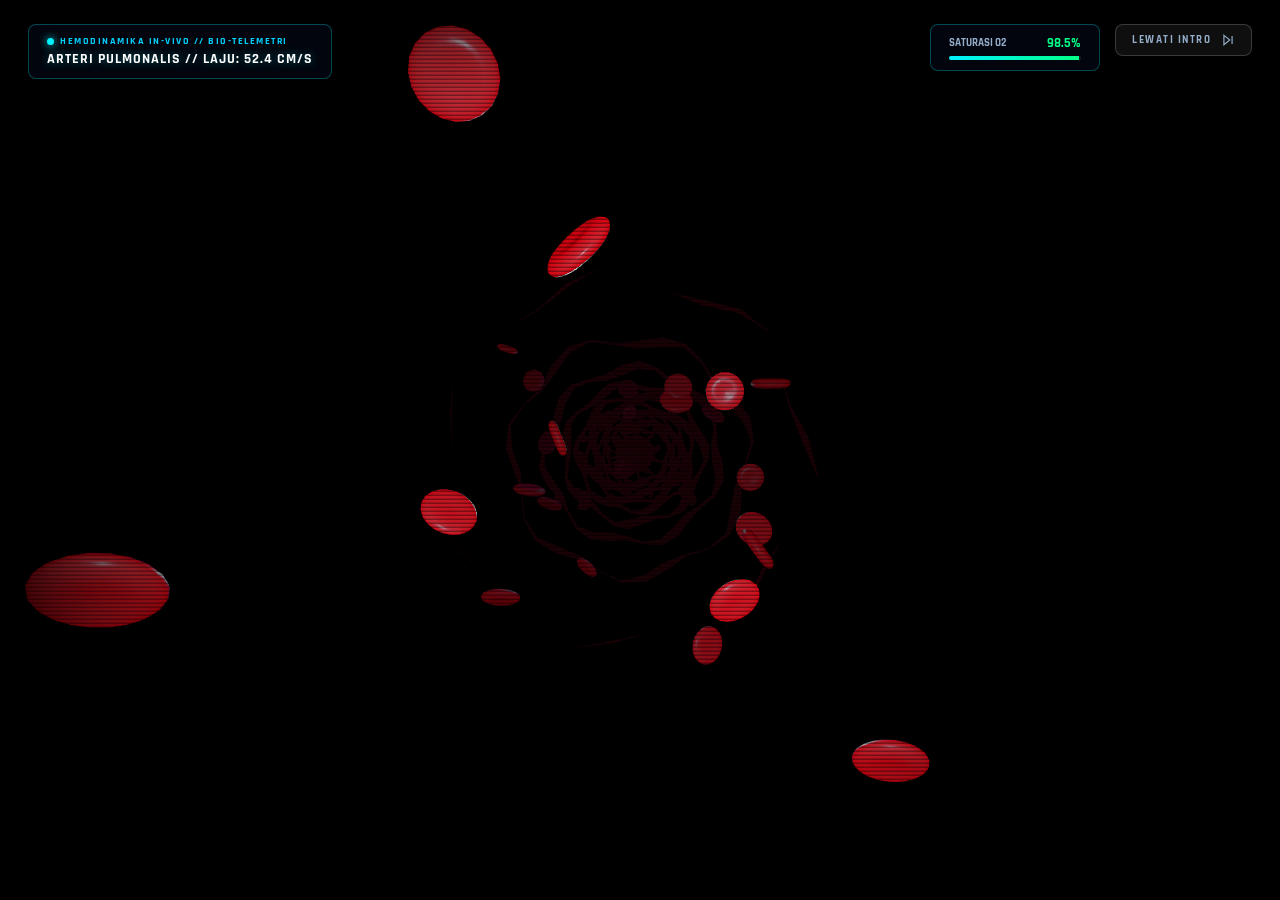
<file: index.html>
<!DOCTYPE html>
<html lang="id">
<head>
  <meta charset="UTF-8">
  <meta name="viewport" content="width=device-width, initial-scale=1.0">
  <title>Viral Slayer: The Microscopic Immune Defense</title>
  <link rel="preconnect" href="https://fonts.googleapis.com">
  <link rel="preconnect" href="https://fonts.gstatic.com" crossorigin>
  <link href="https://fonts.googleapis.com/css2?family=Outfit:wght@300;400;500;600;700;800;900&family=Rajdhani:wght@500;600;700;800&family=Teko:wght@700&family=Space+Grotesk:wght@400;500;600;700&family=IBM+Plex+Sans:wght@400;500;600&family=IBM+Plex+Mono:wght@400;500;600&display=swap" rel="stylesheet">
  <link rel="stylesheet" href="css/style.css?v=20261126_3">
  <link rel="stylesheet" href="css/main_menu.css?v=20261126_3">
  <script src="js/libs/three.min.js"></script>
  <script src="js/libs/GLTFLoader.js"></script>
  <script src="js/libs/OrbitControls.js"></script>
</head>
<body>
  <div id="game-container">
    <!-- Game Canvas (Active during gameplay) -->
    <canvas id="gameCanvas"></canvas>

    <!-- MOBILE PORTRAIT ORIENTATION ENFORCEMENT OVERLAY -->
    <div id="portrait-warning-overlay" class="portrait-warning-overlay">
      <div class="portrait-warning-card">
        <div class="phone-rotate-animation">
          <svg class="phone-icon" viewBox="0 0 24 24" fill="none" stroke="currentColor" stroke-width="2" width="48" height="48">
            <rect x="5" y="2" width="14" height="20" rx="2" ry="2"/>
            <line x1="12" y1="18" x2="12.01" y2="18"/>
          </svg>
          <div class="rotate-arrow">
            <svg viewBox="0 0 24 24" fill="none" stroke="currentColor" stroke-width="2.5" width="28" height="28">
              <path d="M21.5 2v6h-6M21.34 15.57a10 10 0 1 1-.57-8.38l5.67-5.67"/>
            </svg>
          </div>
        </div>
        <h2>HARAP PUTAR HP KE LANDSCAPE</h2>
        <p>Game <strong>Viral Slayer</strong> dirancang khusus untuk dimainkan dalam <strong>Mode Landscape (Miring)</strong>.</p>
        <div class="landscape-badge">
          <svg class="inline-icon" viewBox="0 0 24 24" fill="none" stroke="currentColor" stroke-width="2" width="16" height="16">
            <rect x="2" y="5" width="20" height="14" rx="2" ry="2"/>
          </svg>
          <span>PUTAR PERANGKAT</span>
        </div>
        <button type="button" id="btn-dismiss-portrait" class="btn-secondary" style="margin-top: 10px; font-size: 11px; padding: 6px 16px; border-radius: 20px; opacity: 0.85; border: 1px solid rgba(255, 255, 255, 0.25);">
          Abaikan &amp; Lanjutkan
        </button>
      </div>
    </div>

    <!-- DEVICE MODE SELECTION MODAL (SMARTPHONE VS DESKTOP) -->
    <div id="device-mode-modal" class="screen-overlay device-mode-overlay hidden">
      <div class="modal-content glass-card device-mode-card">
        <!-- Sleek Circular Close Button Top Right -->
        <button type="button" id="btn-close-device-mode-top" class="device-mode-close-circle" title="Tutup Modal" aria-label="Tutup">
          <svg viewBox="0 0 24 24" width="16" height="16" fill="none" stroke="currentColor" stroke-width="2.5" stroke-linecap="round" stroke-linejoin="round">
            <line x1="18" y1="6" x2="6" y2="18"></line>
            <line x1="6" y1="6" x2="18" y2="18"></line>
          </svg>
        </button>

        <div class="modal-header device-mode-header">
          <div class="device-mode-header-tag">
            <span class="device-mode-tag-icon">🎮</span>
            <span>PLATFORM KONTROL // PILIH PERANGKAT</span>
          </div>
          <h2>PILIH MODE PERMAINAN</h2>
          <p>Pilih mode kontrol dan tampilan yang paling optimal untuk perangkat Anda saat ini.</p>
        </div>

        <div class="device-mode-grid">
          <!-- Option 1: Smartphone / Tablet (Landscape) -->
          <div class="device-mode-option" id="card-mode-mobile" data-mode="mobile">
            <div class="device-mode-badge-top">⭐ DIREKOMENDASIKAN UNTUK HP</div>
            <div class="device-mode-icon-wrap mobile">
              <svg viewBox="0 0 24 24" fill="none" stroke="currentColor" stroke-width="2" width="38" height="38" stroke-linecap="round" stroke-linejoin="round">
                <rect x="2" y="6" width="20" height="12" rx="3" ry="3"/>
                <circle cx="7" cy="12" r="1.5" fill="currentColor"/>
                <path d="M16 10.5v3M14.5 12h3"/>
              </svg>
            </div>
            <h3 class="device-mode-title">MODE SMARTPHONE / TABLET</h3>
            <span class="device-mode-tag mobile">📱 LANDSCAPE LAYAR SENTUH</span>
            <ul class="device-mode-features">
              <li>
                <span class="feature-check"><svg viewBox="0 0 24 24" fill="none" stroke="currentColor" stroke-width="3" width="11" height="11"><polyline points="20 6 9 17 4 12"/></svg></span>
                <span>Virtual Joystick &amp; Tombol Serang Sentuh</span>
              </li>
              <li>
                <span class="feature-check"><svg viewBox="0 0 24 24" fill="none" stroke="currentColor" stroke-width="3" width="11" height="11"><polyline points="20 6 9 17 4 12"/></svg></span>
                <span>Auto-Aim Cerdas Patogen Terdekat</span>
              </li>
              <li>
                <span class="feature-check"><svg viewBox="0 0 24 24" fill="none" stroke="currentColor" stroke-width="3" width="11" height="11"><polyline points="20 6 9 17 4 12"/></svg></span>
                <span>UI Ringkas &amp; Terkalibrasi Layar Miring</span>
              </li>
              <li>
                <span class="feature-check"><svg viewBox="0 0 24 24" fill="none" stroke="currentColor" stroke-width="3" width="11" height="11"><polyline points="20 6 9 17 4 12"/></svg></span>
                <span>Layar Penuh Otomatis (Full Immersion)</span>
              </li>
            </ul>
            <button type="button" id="btn-select-mobile-mode" class="btn-mode-action btn-mode-mobile">
              <span>PILIH MODE HP</span>
              <svg class="inline-icon" viewBox="0 0 24 24" fill="none" stroke="currentColor" stroke-width="2.5" width="16" height="16"><polyline points="9 18 15 12 9 6"/></svg>
            </button>
          </div>

          <!-- Option 2: PC / Laptop / Desktop -->
          <div class="device-mode-option" id="card-mode-desktop" data-mode="desktop">
            <div class="device-mode-badge-top desktop">⭐ DIREKOMENDASIKAN UNTUK PC</div>
            <div class="device-mode-icon-wrap desktop">
              <svg viewBox="0 0 24 24" fill="none" stroke="currentColor" stroke-width="2" width="38" height="38" stroke-linecap="round" stroke-linejoin="round">
                <rect x="2" y="3" width="20" height="14" rx="2.5" ry="2.5"/>
                <line x1="8" y1="21" x2="16" y2="21"/>
                <line x1="12" y1="17" x2="12" y2="21"/>
                <circle cx="12" cy="10" r="1.5" fill="currentColor"/>
              </svg>
            </div>
            <h3 class="device-mode-title">MODE DESKTOP / LAPTOP</h3>
            <span class="device-mode-tag desktop">⌨️ KEYBOARD + MOUSE</span>
            <ul class="device-mode-features">
              <li>
                <span class="feature-check"><svg viewBox="0 0 24 24" fill="none" stroke="currentColor" stroke-width="3" width="11" height="11"><polyline points="20 6 9 17 4 12"/></svg></span>
                <span>Gerak WASD &amp; Arahkan Kursor Bebas</span>
              </li>
              <li>
                <span class="feature-check"><svg viewBox="0 0 24 24" fill="none" stroke="currentColor" stroke-width="3" width="11" height="11"><polyline points="20 6 9 17 4 12"/></svg></span>
                <span>Klik Kiri Tembak, Spasi / Klik Kanan Skill</span>
              </li>
              <li>
                <span class="feature-check"><svg viewBox="0 0 24 24" fill="none" stroke="currentColor" stroke-width="3" width="11" height="11"><polyline points="20 6 9 17 4 12"/></svg></span>
                <span>Layout Holografik Widescreen HD</span>
              </li>
              <li>
                <span class="feature-check"><svg viewBox="0 0 24 24" fill="none" stroke="currentColor" stroke-width="3" width="11" height="11"><polyline points="20 6 9 17 4 12"/></svg></span>
                <span>Hotbar Skill 1, 2, 3 Cooldown Visual</span>
              </li>
            </ul>
            <button type="button" id="btn-select-desktop-mode" class="btn-mode-action btn-mode-desktop">
              <span>PILIH MODE DESKTOP</span>
              <svg class="inline-icon" viewBox="0 0 24 24" fill="none" stroke="currentColor" stroke-width="2.5" width="16" height="16"><polyline points="9 18 15 12 9 6"/></svg>
            </button>
          </div>
        </div>

        <div class="device-mode-footer">
          <label class="device-mode-remember" for="chk-remember-device-mode">
            <input type="checkbox" id="chk-remember-device-mode" checked>
            <span class="custom-checkbox-box"></span>
            <span>Ingat pilihan saya (Dapat diganti kapan saja via tombol Topbar atau Pengaturan)</span>
          </label>
          <button type="button" id="btn-close-device-mode" class="btn-close-mode-pill">Tutup</button>
        </div>
      </div>
    </div>

    <!-- CINEMATIC STAGE ENTRANCE OVERLAY -->
    <div id="entrance-cinematic" class="entrance-cinematic-overlay hidden">
      <!-- Widescreen Letterbox Bars -->
      <div class="letterbox-bar letterbox-top"></div>
      <div class="letterbox-bar letterbox-bottom"></div>

      <!-- Holographic Scanline Grid -->
      <div class="cinematic-scanlines"></div>

      <!-- Center Holographic Organ Deployment Banner -->
      <div class="entrance-banner-container">
        <div class="entrance-banner-content">
          <!-- Top Telemetry Protocol Tag -->
          <div class="entrance-protocol-tag">
            <span class="pulse-beacon"></span>
            <span id="entrance-protocol-text">PROTOKOL PENYEBARAN SITOKIN // FASE 01: PENETRASI JARINGAN</span>
          </div>

          <!-- Main Organ Headline with Icon -->
          <div class="entrance-title-row">
            <span class="entrance-organ-icon" id="entrance-organ-icon"><svg class="inline-icon" viewBox="0 0 24 24" fill="none" stroke="currentColor" stroke-width="2" stroke-linecap="round" stroke-linejoin="round" width="16" height="16"><path d="M12 4v7"/><path d="M7 11c-1.5 0-3 1.5-3 3 0 1.5.5 3.5 1.5 5.5.5 1 1.5 1.5 2.5 1.5s2-.5 2.5-1.5c.5-.5 1-1.5 1.5-2.5"/><path d="M17 11c1.5 0 3 1.5 3 3 0 1.5-.5 3.5-1.5 5.5-.5 1-1.5 1.5-2.5 1.5s-2-.5-2.5-1.5c-.5-.5-1-1.5-1.5-2.5"/></svg></span>
            <div class="entrance-title-texts">
              <h1 class="entrance-organ-title" id="entrance-organ-title">PARU-PARU (PULMO)</h1>
              <span class="entrance-organ-subtitle" id="entrance-organ-subtitle">ZONA INFEKSI ALVEOLAR & SALURAN MUKOSILIAR</span>
            </div>
          </div>

          <!-- Bio Threat / Mission Directives Cards -->
          <div class="entrance-meta-grid">
            <div class="entrance-meta-pill danger">
              <span class="meta-label">STATUS ANCAMAN</span>
              <span class="meta-value" id="entrance-threat-level">BIO-HAZARD TINGKAT TINGGI</span>
            </div>
            <div class="entrance-meta-pill unit">
              <span class="meta-label">UNIT TEMPUR</span>
              <span class="meta-value" id="entrance-cell-unit">MAKROFAG ALVEOLAR</span>
            </div>
            <div class="entrance-meta-pill directive">
              <span class="meta-label">DIREKTIF MISI</span>
              <span class="meta-value" id="entrance-mission-directive">Eliminasi patogen & jaga integritas organ</span>
            </div>
          </div>

          <!-- Subtle Skip Hint -->
          <div class="entrance-skip-hint">
            <span>[ TEKAN <kbd>SPASI</kbd> / KLIK UNTUK TERJUN LANGSUNG ]</span>
          </div>
        </div>
      </div>
    </div>

    <!-- IN-GAME HUD OVERLAY -->
    <div id="hud" class="hud-overlay hidden">
      <!-- Top Left: Player Vitals -->
      <div class="hud-panel vitals-panel">
        <div class="character-badge">
          <div class="cell-avatar" id="hud-avatar"></div>
          <div class="vitals-info">
            <div class="cell-title-row">
              <span class="cell-name" id="hud-cell-name">Makrofag</span>
              <span class="cell-lvl-badge">LVL <span id="hud-level">1</span></span>
            </div>
            <!-- HP Bar -->
            <div class="bar-container hp-bar-wrap">
              <div class="bar-fill hp-fill" id="hud-hp-bar" style="width: 100%;"></div>
              <span class="bar-label" id="hud-hp-text">800 / 800 HP</span>
            </div>
            <!-- ATP / Energy Bar -->
            <div class="bar-container atp-bar-wrap">
              <div class="bar-fill atp-fill" id="hud-atp-bar" style="width: 100%;"></div>
              <span class="bar-label" id="hud-atp-text">100 / 100 ATP</span>
            </div>
          </div>
        </div>

        <!-- Cytokine EXP Bar -->
        <div class="cytokine-exp-container">
          <div class="exp-bar-fill" id="hud-exp-bar" style="width: 0%;"></div>
          <span class="exp-text">Diferensiasi Sitokin: <span id="hud-exp-percent">0%</span></span>
        </div>
      </div>

      <!-- Top Center: Organ Status & Wave Info -->
      <div class="hud-panel organ-panel">
        <div class="organ-header">
          <span class="organ-icon" id="hud-organ-icon"><svg class="inline-icon" viewBox="0 0 24 24" fill="none" stroke="currentColor" stroke-width="2" stroke-linecap="round" stroke-linejoin="round" width="16" height="16"><path d="M12 4v7"/><path d="M7 11c-1.5 0-3 1.5-3 3 0 1.5.5 3.5 1.5 5.5.5 1 1.5 1.5 2.5 1.5s2-.5 2.5-1.5c.5-.5 1-1.5 1.5-2.5"/><path d="M17 11c1.5 0 3 1.5 3 3 0 1.5-.5 3.5-1.5 5.5-.5 1-1.5 1.5-2.5 1.5s-2-.5-2.5-1.5c-.5-.5-1-1.5-1.5-2.5"/></svg></span>
          <span class="organ-name" id="hud-organ-name">Paru-paru (Pulmo)</span>
        </div>
        <div class="bar-container organ-integrity-wrap">
          <div class="bar-fill organ-integrity-fill" id="hud-organ-bar" style="width: 100%;"></div>
          <span class="bar-label">Integritas Jaringan: <span id="hud-organ-text">100%</span></span>
        </div>
        <div class="wave-info-badge">
          <span class="wave-label">GELOMBANG <span id="hud-wave-num">1</span>/3</span>
          <span class="pathogen-count">Patogen Aktif: <span id="hud-enemy-count">0</span></span>
        </div>

        <!-- Progres Sterilisasi & Tanda Mau Menang -->
        <div class="mission-clearance-wrap" id="hud-clearance-wrap">
          <div class="clearance-meta-row">
            <span class="clearance-label">PROGRES STERILISASI:</span>
            <span class="clearance-percent" id="hud-clearance-percent">0%</span>
          </div>
          <div class="clearance-bar-track">
            <div class="clearance-bar-fill" id="hud-clearance-bar" style="width: 0%;"></div>
          </div>
          <!-- Impending Victory Live Alert Badge (Tanda Mau Menang) -->
          <div class="impending-victory-badge hidden" id="hud-victory-countdown">
            <span class="pulse-beacon-gold"></span>
            <span id="hud-victory-countdown-text"><svg class="inline-icon" viewBox="0 0 24 24" fill="none" stroke="currentColor" stroke-width="2" stroke-linecap="round" stroke-linejoin="round" width="16" height="16"><circle cx="12" cy="12" r="10"/><circle cx="12" cy="12" r="6"/><circle cx="12" cy="12" r="2"/></svg> 5 PATOGEN LAGI MENUJU REMISI TOTAL!</span>
          </div>
        </div>

        <!-- Tactical Biological Identifier Legend -->
        <div class="hud-bio-sensor" id="hud-bio-sensor">
          <span class="bio-sensor-pill virus" title="VIRUS: Partikel aseluler cepat, menembak duri spike, inti RNA berdenyut, tanpa dinding sel">
            <span class="bio-sensor-dot virus-dot"></span> <svg class="inline-icon" viewBox="0 0 24 24" fill="none" stroke="currentColor" stroke-width="2" stroke-linecap="round" stroke-linejoin="round" width="16" height="16"><path d="M4 22c3.5-1.5 6.5-6.5 9-11 2.5-4.5 5.5-9 9-10.5"/><path d="M4 2c3.5 1.5 6.5 6.5 9 11 2.5 4.5 5.5 9 9 10.5"/><path d="M7.5 12.5l9-9"/><path d="M10.5 15.5l7-7"/><path d="M4.5 6.5l4-4"/><path d="M6 9.5l6-6"/><path d="M18 14.5l-6 6"/><path d="M15 17.5l-4 4"/><path d="M19.5 11.5l-9 9"/></svg> VIRUS: Cepat & Duri
          </span>
          <span class="bio-sensor-pill bacteria" title="BAKTERI: Organisme seluler (Gram±), dinding peptidoglikan keras, koloni rantai/anggur/flagela">
            <span class="bio-sensor-dot bacteria-dot"></span> <svg class="inline-icon" viewBox="0 0 24 24" fill="none" stroke="currentColor" stroke-width="2" stroke-linecap="round" stroke-linejoin="round" width="16" height="16"><path d="M12 22A10 10 0 1 0 12 2a10 10 0 0 0 0 20z"/><path d="M12 6v1"/><path d="M12 17v1"/><path d="M6 12h1"/><path d="M17 12h1"/><path d="M7.75 7.75l.75.75"/><path d="M15.5 15.5l.75.75"/><path d="M7.75 16.25l.75-.75"/><path d="M15.5 8.5l.75-.75"/><circle cx="12" cy="12" r="1.5" fill="currentColor"/></svg> BAKTERI: Dinding Sel <svg class="inline-icon" viewBox="0 0 24 24" fill="none" stroke="currentColor" stroke-width="2" stroke-linecap="round" stroke-linejoin="round" width="16" height="16"><path d="M12 22s8-4 8-10V5l-8-3-8 3v7c0 6 8 10 8 10z"/></svg>
          </span>
        </div>
      </div>

      <!-- Top Right: Score & Telemetry Feed -->
      <div class="hud-panel telemetry-panel">
        <div class="stats-counter">
          <div class="stat-pill">
            <span class="stat-icon"><svg class="inline-icon" viewBox="0 0 24 24" fill="none" stroke="currentColor" stroke-width="2" stroke-linecap="round" stroke-linejoin="round" width="16" height="16"><path d="M12 22A10 10 0 1 0 12 2a10 10 0 0 0 0 20z"/><path d="M12 6v1"/><path d="M12 17v1"/><path d="M6 12h1"/><path d="M17 12h1"/><path d="M7.75 7.75l.75.75"/><path d="M15.5 15.5l.75.75"/><path d="M7.75 16.25l.75-.75"/><path d="M15.5 8.5l.75-.75"/><circle cx="12" cy="12" r="1.5" fill="currentColor"/></svg></span>
            <span class="stat-val" id="hud-cfu-cleared">0</span>
            <span class="stat-lbl">CFU Dibasmi</span>
          </div>
          <div class="stat-pill">
            <span class="stat-icon"><svg class="inline-icon" viewBox="0 0 24 24" fill="none" stroke="currentColor" stroke-width="2" stroke-linecap="round" stroke-linejoin="round" width="16" height="16"><path d="M4 22c3.5-1.5 6.5-6.5 9-11 2.5-4.5 5.5-9 9-10.5"/><path d="M4 2c3.5 1.5 6.5 6.5 9 11 2.5 4.5 5.5 9 9 10.5"/><path d="M7.5 12.5l9-9"/><path d="M10.5 15.5l7-7"/><path d="M4.5 6.5l4-4"/><path d="M6 9.5l6-6"/><path d="M18 14.5l-6 6"/><path d="M15 17.5l-4 4"/><path d="M19.5 11.5l-9 9"/></svg></span>
            <span class="stat-val" id="hud-antigen-titer">0</span>
            <span class="stat-lbl">Titer Memori</span>
          </div>
        </div>

        <!-- Real-Time Immunology Telemetry Log -->
        <div class="telemetry-box" id="telemetry-box">
          <div class="telemetry-line">[SISTEM] Sel imun dikerahkan ke lokasi invasi.</div>
        </div>
      </div>

      <!-- Floating Cytokine Mutation Ready Badge (Non-Intrusive Level Up Queue) -->
      <button type="button" id="hud-mutation-badge" class="hud-mutation-badge hidden" title="Pilih Mutasi Sitokin (Tekan B / TAB)">
        <div class="mutation-badge-beacon">
          <span class="mutation-pulse-ring"></span>
          <svg class="inline-icon" viewBox="0 0 24 24" fill="none" stroke="currentColor" stroke-width="2.5" width="20" height="20">
            <polygon points="13 2 3 14 12 14 11 22 21 10 12 10 13 2"/>
          </svg>
        </div>
        <div class="mutation-badge-text">
          <div class="mutation-badge-title">MUTASI SITOKIN SIAP!</div>
          <div class="mutation-badge-sub">
            <span class="mutation-badge-count" id="mutation-pending-count">1</span>x Mutasi Siap &bull; Tekan <kbd>B</kbd> / <kbd>TAB</kbd>
          </div>
        </div>
      </button>

      <!-- Bottom Center: Skills Hotbar -->
      <div class="skills-hotbar">
        <!-- Basic Attack Indicator -->
        <div class="skill-slot passive">
          <div class="skill-icon" id="skill-basic-icon"><svg class="inline-icon" viewBox="0 0 24 24" fill="none" stroke="currentColor" stroke-width="2" stroke-linecap="round" stroke-linejoin="round" width="16" height="16"><circle cx="12" cy="12" r="10"/><line x1="12" y1="2" x2="12" y2="6"/><line x1="12" y1="18" x2="12" y2="22"/><line x1="2" y1="12" x2="6" y2="12"/><line x1="18" y1="12" x2="22" y2="12"/></svg></div>
          <div class="skill-meta">
            <span class="skill-key">L-CLICK</span>
            <span class="skill-title" id="skill-basic-name">Serangan Utama</span>
          </div>
        </div>

        <!-- Tactical Skill (Space / Right-Click) -->
        <div class="skill-slot active" id="slot-tactical">
          <div class="skill-cooldown-overlay" id="cd-tactical"></div>
          <div class="skill-icon" id="skill-tactical-icon"><svg class="inline-icon" viewBox="0 0 24 24" fill="none" stroke="currentColor" stroke-width="2" stroke-linecap="round" stroke-linejoin="round" width="16" height="16"><path d="M12 22s8-4 8-10V5l-8-3-8 3v7c0 6 8 10 8 10z"/></svg></div>
          <div class="skill-meta">
            <span class="skill-key">SPACE / R-CLICK</span>
            <span class="skill-title" id="skill-tactical-name">Skill Taktis</span>
          </div>
        </div>

        <!-- Ultimate Bio-Skill (Key Q / E) -->
        <div class="skill-slot ultimate" id="slot-ultimate">
          <div class="skill-cooldown-overlay" id="cd-ultimate"></div>
          <div class="skill-icon" id="skill-ultimate-icon"><svg class="inline-icon" viewBox="0 0 24 24" fill="none" stroke="currentColor" stroke-width="2" stroke-linecap="round" stroke-linejoin="round" width="16" height="16"><polygon points="13 2 3 14 12 14 11 22 21 10 12 10 13 2"/></svg></div>
          <div class="skill-meta">
            <span class="skill-key">Q / E</span>
            <span class="skill-title" id="skill-ultimate-name">Respons Sitokin</span>
          </div>
        </div>
      </div>

      <!-- Active Buffs / Vitamins Bar -->
      <div class="buffs-dock" id="hud-buffs-dock"></div>

      <!-- Mid-Screen Biohazard Swarm Surge Banner -->
      <div id="hud-swarm-banner" class="hud-swarm-banner hidden">
        <span class="pulse-beacon-red"></span>
        <span id="hud-swarm-banner-text" class="swarm-banner-text"><svg class="inline-icon" viewBox="0 0 24 24" fill="none" stroke="currentColor" stroke-width="2" stroke-linecap="round" stroke-linejoin="round" width="16" height="16"><path d="M10.29 3.86L1.82 18a2 2 0 0 0 1.71 3h16.94a2 2 0 0 0 1.71-3L13.71 3.86a2 2 0 0 0-3.42 0z"/><line x1="12" y1="9" x2="12" y2="13"/><line x1="12" y1="17" x2="12.01" y2="17"/></svg> PERINGATAN BIOHAZARD: SERBUAN PATOGEN MASIF! <svg class="inline-icon" viewBox="0 0 24 24" fill="none" stroke="currentColor" stroke-width="2" stroke-linecap="round" stroke-linejoin="round" width="16" height="16"><path d="M10.29 3.86L1.82 18a2 2 0 0 0 1.71 3h16.94a2 2 0 0 0 1.71-3L13.71 3.86a2 2 0 0 0-3.42 0z"/><line x1="12" y1="9" x2="12" y2="13"/><line x1="12" y1="17" x2="12.01" y2="17"/></svg></span>
      </div>

      <!-- In-Game Celebratory Victory Banner Animation (Animasi Pas Menang) -->
      <div id="hud-victory-banner" class="hud-victory-banner hidden">
        <div class="victory-banner-box">
          <div class="victory-banner-badge"><svg class="inline-icon" viewBox="0 0 24 24" fill="none" stroke="currentColor" stroke-width="2" stroke-linecap="round" stroke-linejoin="round" width="16" height="16"><path d="M8 21h8"/><path d="M12 17v4"/><path d="M7 4h10"/><path d="M17 4v8a5 5 0 0 1-10 0V4"/><path d="M4 4h3v8H4z"/><path d="M17 4h3v8h-3z"/></svg> STERILISASI JARINGAN TOTAL TERCAPAI <svg class="inline-icon" viewBox="0 0 24 24" fill="none" stroke="currentColor" stroke-width="2" stroke-linecap="round" stroke-linejoin="round" width="16" height="16"><path d="M8 21h8"/><path d="M12 17v4"/><path d="M7 4h10"/><path d="M17 4v8a5 5 0 0 1-10 0V4"/><path d="M4 4h3v8H4z"/><path d="M17 4h3v8h-3z"/></svg></div>
          <h1 class="victory-banner-title">REMISI KLINIS 100% SUKSES!</h1>
          <p class="victory-banner-sub">Organ tubuh telah berhasil diamankan dari kolonisasi patogen. Membuka laporan evaluasi & reward...</p>
        </div>
      </div>

      <!-- Interactive Micro-Tutorial Checklist (Panduan Cepat di Layar) -->
      <div id="hud-onboarding-card" class="hud-onboarding-card">
        <div class="onboarding-head">
          <div class="pulse-beacon-cyan"></div>
          <span>PROTOKOL ADAPTASI TEMPUR</span>
        </div>
        <div class="onboarding-items">
          <div class="onboarding-step" id="step-move">
            <span class="step-check"><svg class="inline-icon ic-unchecked" viewBox="0 0 24 24" fill="none" stroke="currentColor" stroke-width="2" width="14" height="14"><circle cx="12" cy="12" r="10"/></svg><svg class="inline-icon ic-checked" viewBox="0 0 24 24" fill="none" stroke="#00f2fe" stroke-width="2.5" width="14" height="14"><polyline points="20 6 9 17 4 12"/></svg></span>
            <span class="step-text">Gerakkan Sel <kbd>W</kbd><kbd>A</kbd><kbd>S</kbd><kbd>D</kbd></span>
          </div>
          <div class="onboarding-step" id="step-attack">
            <span class="step-check"><svg class="inline-icon ic-unchecked" viewBox="0 0 24 24" fill="none" stroke="currentColor" stroke-width="2" width="14" height="14"><circle cx="12" cy="12" r="10"/></svg><svg class="inline-icon ic-checked" viewBox="0 0 24 24" fill="none" stroke="#00f2fe" stroke-width="2.5" width="14" height="14"><polyline points="20 6 9 17 4 12"/></svg></span>
            <span class="step-text">Bidik &amp; Tembak <kbd>L-CLICK</kbd></span>
          </div>
          <div class="onboarding-step" id="step-pickup">
            <span class="step-check"><svg class="inline-icon ic-unchecked" viewBox="0 0 24 24" fill="none" stroke="currentColor" stroke-width="2" width="14" height="14"><circle cx="12" cy="12" r="10"/></svg><svg class="inline-icon ic-checked" viewBox="0 0 24 24" fill="none" stroke="#00f2fe" stroke-width="2.5" width="14" height="14"><polyline points="20 6 9 17 4 12"/></svg></span>
            <span class="step-text">Ambil Kapsul Nutrisi / Vitamin</span>
          </div>
          <div class="onboarding-step" id="step-skill">
            <span class="step-check"><svg class="inline-icon ic-unchecked" viewBox="0 0 24 24" fill="none" stroke="currentColor" stroke-width="2" width="14" height="14"><circle cx="12" cy="12" r="10"/></svg><svg class="inline-icon ic-checked" viewBox="0 0 24 24" fill="none" stroke="#00f2fe" stroke-width="2.5" width="14" height="14"><polyline points="20 6 9 17 4 12"/></svg></span>
            <span class="step-text">Picu Skill Taktis <kbd>SPASI</kbd> / <kbd>Q</kbd></span>
          </div>
          <div class="onboarding-step" id="step-hide-ui">
            <span class="step-check"><svg class="inline-icon ic-checked" viewBox="0 0 24 24" fill="none" stroke="#00f2fe" stroke-width="2.5" width="14" height="14"><path d="M1 12s4-8 11-8 11 8 11 8-4 8-11 8-11-8-11-8z"/><circle cx="12" cy="12" r="3"/></svg></span>
            <span class="step-text">Sembunyikan UI HUD <kbd>H</kbd></span>
          </div>
        </div>
      </div>

      <!-- Commander AI Communications -->
      <div id="hud-commander-comms" class="hud-commander-comms hidden">
        <div class="comms-avatar">
          <svg class="inline-icon" viewBox="0 0 24 24" fill="none" stroke="currentColor" stroke-width="1.5" stroke-linecap="round" stroke-linejoin="round" width="32" height="32">
            <path d="M12 2a10 10 0 0 1 10 10c0 5.523-4.477 10-10 10S2 17.523 2 12 6.477 2 12 2z"/>
            <path d="M12 6v6l4 2"/>
            <circle cx="12" cy="12" r="3" fill="#00f2fe"/>
          </svg>
        </div>
        <div class="comms-content">
          <div class="comms-title">SISTEM SARAF PUSAT (COMMANDER)</div>
          <div class="comms-text" id="comms-text-content">Memulai transmisi...</div>
        </div>
      </div>

      <!-- Combo Kill Streak Announcer -->
      <div id="hud-combo-banner" class="hud-combo-banner hidden">
        <div class="combo-glow-layer"></div>
        <div class="combo-title" id="hud-combo-title">DOUBLE FAGOSITOSIS!</div>
        <div class="combo-sub" id="hud-combo-sub">2 PATOGEN DILISISKAN</div>
      </div>

      <!-- Organ Emergency Event Banner -->
      <div id="hud-emergency-banner" class="hud-emergency-banner hidden">
        <div class="emergency-icon" id="hud-emergency-icon">
          <svg class="inline-icon" viewBox="0 0 24 24" fill="none" stroke="currentColor" stroke-width="2" width="24" height="24"><path d="M13 2L3 14h9l-1 8 10-12h-9l1-8z"/></svg>
        </div>
        <div class="emergency-info">
          <div class="emergency-title" id="hud-emergency-title">EVENT FISIOLOGIS AKTIF</div>
          <div class="emergency-desc" id="hud-emergency-desc">Respon darurat organ telah dipicu!</div>
        </div>
      </div>
    </div>

    <!-- MOBILE TOUCH CONTROLS (Active during gameplay on touch/mobile devices) -->
    <div id="mobile-controls" class="mobile-controls-overlay hidden">
      <!-- Left: Virtual Joystick Zone -->
      <div id="joystick-zone" class="joystick-zone">
        <div id="joystick-base" class="joystick-base">
          <div id="joystick-knob" class="joystick-knob"></div>
        </div>
      </div>

      <!-- Right: Action Buttons Cluster -->
      <div class="touch-actions-cluster">
        <!-- Ultimate Skill Button (Q/E) -->
        <button type="button" id="btn-touch-ult" class="touch-action-btn ult" title="Respons Sitokin (Ultimate)">
          <div class="touch-cd-overlay" id="touch-cd-ult"></div>
          <svg class="inline-icon" viewBox="0 0 24 24" fill="none" stroke="currentColor" stroke-width="2.5" width="22" height="22">
            <polygon points="13 2 3 14 12 14 11 22 21 10 12 10 13 2"/>
          </svg>
          <span class="touch-btn-label">ULT</span>
        </button>

        <!-- Tactical Skill Button (Dash/Space) -->
        <button type="button" id="btn-touch-dash" class="touch-action-btn dash" title="Skill Taktis (Dash/Fagositosis)">
          <div class="touch-cd-overlay" id="touch-cd-dash"></div>
          <svg class="inline-icon" viewBox="0 0 24 24" fill="none" stroke="currentColor" stroke-width="2.5" width="22" height="22">
            <path d="M12 22s8-4 8-10V5l-8-3-8 3v7c0 6 8 10 8 10z"/>
          </svg>
          <span class="touch-btn-label">SKILL</span>
        </button>

        <!-- Primary Fire Button (Big Circular Attack Button) -->
        <button type="button" id="btn-touch-fire" class="touch-action-btn fire" title="Serang / Tembak Kuman">
          <div class="touch-fire-ring"></div>
          <svg class="inline-icon" viewBox="0 0 24 24" fill="none" stroke="currentColor" stroke-width="2.5" width="28" height="28">
            <circle cx="12" cy="12" r="10"/>
            <line x1="12" y1="2" x2="12" y2="6"/>
            <line x1="12" y1="18" x2="12" y2="22"/>
            <line x1="2" y1="12" x2="6" y2="12"/>
            <line x1="18" y1="12" x2="22" y2="12"/>
            <circle cx="12" cy="12" r="3" fill="currentColor"/>
          </svg>
          <span class="touch-btn-label">TEMBAK</span>
        </button>
      </div>
    </div>

    <!-- SAVAGE 3D CINEMATIC BIOSKOP DIVE INTRO (FULL 60 FPS CANVAS MOVIE) -->
    <div id="prologue-overlay" class="prologue-overlay active">
      <!-- Fullscreen 60FPS 3D Cinematic Canvas -->
      <canvas id="cinematicIntroCanvas" class="cinematic-intro-canvas"></canvas>

      <!-- Real-time Sci-Fi Pathology HUD -->
      <div id="cine-hud-layer" class="cine-hud-layer">
        <div class="cine-hud-corner top-left">
          <div class="cine-hud-tag"><span class="pulse-beacon-cyan"></span> HEMODINAMIKA IN-VIVO // BIO-TELEMETRI</div>
          <div id="cine-hud-telemetry" class="cine-hud-val">MEMINDAI ALIRAN ARTERI...</div>
        </div>

        <div class="cine-hud-corner top-right">
          <div class="cine-vitals-row">
            <span class="cine-vitals-label">SATURASI O2</span>
            <span id="cine-hud-o2" class="cine-vitals-val">98.5%</span>
          </div>
          <div class="cine-vitals-bar-wrap">
            <div id="cine-hud-o2-bar" class="cine-vitals-bar" style="width: 98%;"></div>
          </div>
        </div>

        <!-- Dynamic Target Lock Bracket on Mutated Virus -->
        <div id="cine-target-bracket" class="cine-target-bracket hidden">
          <div class="bracket-edge tl"></div>
          <div class="bracket-edge tr"></div>
          <div class="bracket-edge bl"></div>
          <div class="bracket-edge br"></div>
          <div class="target-radar-ring"></div>
          <div id="cine-target-label" class="target-threat-label"><svg class="inline-icon" viewBox="0 0 24 24" fill="none" stroke="currentColor" stroke-width="2" stroke-linecap="round" stroke-linejoin="round" width="16" height="16"><path d="M10.29 3.86L1.82 18a2 2 0 0 0 1.71 3h16.94a2 2 0 0 0 1.71-3L13.71 3.86a2 2 0 0 0-3.42 0z"/><line x1="12" y1="9" x2="12" y2="13"/><line x1="12" y1="17" x2="12.01" y2="17"/></svg> MUTASI ANCAMAN TINGKAT V // APEX PATHOGEN</div>
        </div>

        <!-- Tactical Biohazard Emergency Alert (No Clunky Pertahanan Seluler) -->
        <div id="cine-title-slam" class="cine-title-slam hidden">
          <div class="cine-slam-badge"><svg class="inline-icon" viewBox="0 0 24 24" fill="none" stroke="currentColor" stroke-width="2" stroke-linecap="round" stroke-linejoin="round" width="16" height="16"><path d="M12 22c5.52 0 10-4.48 10-10S17.52 2 12 2 2 6.48 2 12s4.48 10 10 10z"/><path d="M12 14a2 2 0 1 0 0-4 2 2 0 0 0 0 4z"/><path d="M12 10V6"/><path d="M15.5 16l-3.5-2"/><path d="M8.5 16l3.5-2"/></svg> DARURAT BIOHAZARD // TINGKAT KRITIS</div>
          <h1 class="cine-slam-headline">
            <span class="slam-prefix">ZONA INFEKSI TERDETEKSI</span>
            <span class="slam-highlight">RESPON IMUN DIAKTIFKAN</span>
          </h1>
          <div class="cine-slam-divider"></div>
          <div class="cine-slam-sub">MENYIAPKAN PANGKALAN DEPLOYMENT...</div>
        </div>
      </div>

      <!-- Atmospheric Scanlines & Vignette -->
      <div class="prologue-crt-scanlines"></div>
      <div class="prologue-vignette"></div>
      <div id="cine-red-strobe" class="prologue-red-strobe"></div>

      <!-- Minimalist Touch Prompt (Disappears instantly on first click anywhere) -->
      <div id="cinematic-start-prompt" class="cinematic-start-prompt">
        <div class="prompt-pulse-beacon">
          <span class="beacon-ring"></span>
          <span class="beacon-core"><svg class="inline-icon" viewBox="0 0 24 24" fill="none" stroke="currentColor" stroke-width="2" stroke-linecap="round" stroke-linejoin="round" width="16" height="16"><path d="M20.42 4.58a5.4 5.4 0 0 0-7.65 0l-.77.78-.77-.78a5.4 5.4 0 0 0-7.65 0C1.46 6.7 1.33 10.28 4 13l8 8 8-8c2.67-2.72 2.54-6.3.42-8.42z"/></svg></span>
        </div>
        <div class="prompt-text-group">
          <span class="prompt-tag"><svg class="inline-icon" viewBox="0 0 24 24" fill="currentColor" width="10" height="10" style="vertical-align: middle; margin-right: 4px;"><polygon points="5 3 19 12 5 21 5 3"/></svg>SINEMATIK 3D MIKROSKOPIK // HEMODINAMIKA BIO-AUDIO</span>
          <h2 class="prompt-head">SENTUH / KLIK UNTUK MENYELAM</h2>
          <p class="prompt-desc">Penyelaman pembuluh darah 3D, desiran aliran darah & monitor ICU in-vivo [<svg class="inline-icon" viewBox="0 0 24 24" fill="none" stroke="currentColor" stroke-width="2" width="14" height="14"><path d="M3 18v-6a9 9 0 0 1 18 0v6"/><path d="M21 19a2 2 0 0 1-2 2h-1a2 2 0 0 1-2-2v-3a2 2 0 0 1 2-2h3zM3 19a2 2 0 0 0 2 2h1a2 2 0 0 0 2-2v-3a2 2 0 0 0-2-2H3z"/></svg> GUNAKAN HEADPHONE UNTUK BASS MENDALAM]</p>
        </div>
      </div>

      <!-- Top Skip Button -->
      <button type="button" id="btn-skip-prologue" class="btn-skip-prologue" title="Lewati Intro Sinematik">
        <span>LEWATI INTRO</span> <svg class="inline-icon" viewBox="0 0 24 24" fill="none" stroke="currentColor" stroke-width="2" width="14" height="14"><polygon points="5 4 15 12 5 20 5 4"/><line x1="19" y1="5" x2="19" y2="19"/></svg>
      </button>
    </div>

    <!-- REDESIGNED BIO-TACTICAL CARTOON MAIN MENU SCREEN (MATCHING USER SCREENSHOT) -->
    <div id="main-menu" class="screen-overlay full-screen-theme active menu-v2-container">
      <!-- Fullscreen High-Key Cartoon Bloodstream Background matching Mockup -->
      <div class="menu-video-wrapper">
        <div class="menu-backdrop-art" id="menu-backdrop-art"></div>
        <video id="menu-video-bg" class="menu-video-bg" style="display:none;" muted playsinline></video>
        <!-- Soft ambient vignette overlay -->
        <div class="menu-vignette-overlay"></div>
      </div>

      <!-- MAIN MENU CONTAINER WRAPPER -->
      <div class="menu-dashboard-wrapper">
        
        <!-- 1. TOP BAR -->
        <header class="menu-topbar">
          <!-- Left: Brand Pill Image -->
          <div class="menu-brand-pill-img">
            <img src="assets/images/ui/logo_kecil.png" alt="Viral Slayer" class="brand-logo-img">
          </div>

          <!-- Right: Action Badges & Quick Controls -->
          <div class="menu-top-actions">
            <!-- Mode PC Toggle Button -->
            <button type="button" id="btn-top-device-mode" class="top-nav-btn btn-device-mode-top" title="Ganti Mode Kontrol (HP / PC)">
              <svg viewBox="0 0 24 24" width="15" height="15" fill="none" stroke="currentColor" stroke-width="2">
                <rect x="2" y="3" width="20" height="14" rx="2"/>
                <line x1="8" y1="21" x2="16" y2="21"/>
                <line x1="12" y1="17" x2="12" y2="21"/>
              </svg>
              <span>MODE PC</span>
            </button>

            <!-- Nav Badges: Edukasi, Aksi, Imun -->
            <button type="button" id="btn-top-edukasi" class="top-nav-btn" title="Buka Bioskop Edukasi">EDUKASI</button>
            <button type="button" id="btn-top-aksi" class="top-nav-btn" title="Mulai Pertempuran Aksi">AKSI</button>
            <button type="button" id="btn-top-imun" class="top-nav-btn" title="Pilih Sel Imun">IMUN</button>

            <!-- Fullscreen Toggle Button -->
            <button type="button" id="btn-top-fullscreen" class="top-icon-btn" title="Mode Layar Penuh">
              <svg viewBox="0 0 24 24" width="17" height="17" fill="none" stroke="currentColor" stroke-width="2.2" stroke-linecap="round" stroke-linejoin="round">
                <path d="M8 3H5a2 2 0 0 0-2 2v3m18 0V5a2 2 0 0 0-2-2h-3m0 18h3a2 2 0 0 0 2-2v-3M3 16v3a2 2 0 0 0 2 2h3"/>
              </svg>
            </button>

            <!-- Audio Mute/Unmute Button -->
            <button type="button" id="btn-menu-audio-toggle" class="top-icon-btn menu-audio-toggle" title="Nyalakan / Matikan Suara">
              <svg class="audio-on-icon" viewBox="0 0 24 24" width="18" height="18" fill="none" stroke="currentColor" stroke-width="2.2" stroke-linecap="round" stroke-linejoin="round">
                <polygon points="11 5 6 9 2 9 2 15 6 15 11 19 11 5" fill="currentColor"/>
                <path d="M15.54 8.46a5 5 0 0 1 0 7.07"/>
                <path d="M19.07 4.93a10 10 0 0 1 0 14.14"/>
              </svg>
              <svg class="audio-off-icon hidden" viewBox="0 0 24 24" width="18" height="18" fill="none" stroke="currentColor" stroke-width="2.2" stroke-linecap="round" stroke-linejoin="round">
                <polygon points="11 5 6 9 2 9 2 15 6 15 11 19 11 5" fill="currentColor"/>
                <line x1="23" y1="9" x2="17" y2="15"/>
                <line x1="17" y1="9" x2="23" y2="15"/>
              </svg>
            </button>
          </div>
        </header>

        <!-- 2. MAIN CENTER TWO-COLUMN LAYOUT -->
        <main class="menu-main-grid">

          <!-- LEFT COLUMN: HERO LOGO & BUTTON DECK -->
          <section class="menu-left-col">
            <!-- Hero Title Logo with 3D Shield, Slayer Typography & Orbital Swoosh -->
            <div class="menu-hero-header">
              <img src="assets/images/ui/judul_viral_slayer.png?v=20261125_7" alt="Viral Slayer - Defend Within, Destroy the Infection" class="hero-title-img">
            </div>

            <!-- ACTION BUTTONS DECK (6 STACKED PILL BUTTONS FROM OFFICIAL SLICES) -->
            <nav class="menu-button-stack">
              <!-- 1. Mulai Pertempuran (Primary Cyan Action) -->
              <button type="button" id="btn-start-expedition" class="menu-ui-img-btn" title="Mulai Pertempuran">
                <img src="assets/images/ui/btn_mulai_pertempuran.png" alt="Mulai Pertempuran">
              </button>

              <!-- 2. Monopoli Imun (Board Game - Hot Pink Tag) -->
              <button type="button" id="btn-open-monopoly" class="menu-ui-img-btn" title="Monopoli Imun">
                <img src="assets/images/ui/btn_monopoli_imun.png" alt="Monopoli Imun">
              </button>

              <!-- 3. Pilih Sel Imun -->
              <button type="button" id="btn-menu-char-select" class="menu-ui-img-btn" title="Pilih Sel Imun">
                <img src="assets/images/ui/btn_pilih_sel_imun.png" alt="Pilih Sel Imun">
              </button>

              <!-- 4. Ensiklopedia Imun -->
              <button type="button" id="btn-open-immunopedia" class="menu-ui-img-btn" title="Ensiklopedia Imun">
                <img src="assets/images/ui/btn_ensiklopedia.png" alt="Ensiklopedia Imun">
              </button>

              <!-- 5. Doktrin & Kontrol -->
              <button type="button" id="btn-open-howtoplay" class="menu-ui-img-btn" title="Doktrin & Kontrol">
                <img src="assets/images/ui/btn_doktrin_kontrol.png" alt="Doktrin & Kontrol">
              </button>

              <!-- 6. Konfigurasi Sistem -->
              <button type="button" id="btn-menu-settings" class="menu-ui-img-btn" title="Konfigurasi Sistem">
                <img src="assets/images/ui/btn_konfigurasi.png" alt="Konfigurasi Sistem">
              </button>
            </nav>
          </section>

          <!-- RIGHT COLUMN: STATUS INANG & BIOSKOP EDUKASI -->
          <section class="menu-right-col">
            <!-- PANEL 1: STATUS INANG & VITALS -->
            <div class="menu-panel-card status-panel">
              <div class="panel-header">
                <div class="panel-header-left">
                  <span class="red-beacon-dot"></span>
                  <div>
                    <h3 class="panel-title-red">STATUS INANG // INFLAMASI AKUT TERDETEKSI</h3>
                    <span class="panel-subtitle">PEMANTAUAN FISIOLOGIS REAL-TIME</span>
                  </div>
                </div>
                <div class="bio-radar-badge">
                  <span>BIO-RADAR AKTIF</span>
                  <span class="radar-live-dot"></span>
                </div>
              </div>

              <!-- 3 Vitals Grid -->
              <div class="vitals-three-grid">
                <!-- Vital 1: Suhu Inti -->
                <div class="vital-card pink-theme">
                  <div class="vital-top">
                    <svg viewBox="0 0 24 24" width="16" height="16" fill="none" stroke="#ff3d78" stroke-width="2">
                      <path d="M14 14.76V3.5a2.5 2.5 0 0 0-5 0v11.26a4.5 4.5 0 1 0 5 0z"/>
                    </svg>
                    <span class="vital-label">SUHU INTI</span>
                  </div>
                  <div class="vital-value pink-val">38.8°C</div>
                  <div class="vital-subtext">Demam Ringan</div>
                </div>

                <!-- Vital 2: Leukosit Total -->
                <div class="vital-card cyan-theme">
                  <div class="vital-top">
                    <svg viewBox="0 0 24 24" width="16" height="16" fill="none" stroke="#00f0ff" stroke-width="2">
                      <path d="M12 2.69l5.66 5.66a8 8 0 1 1-11.31 0z"/>
                    </svg>
                    <span class="vital-label">LEUKOSIT TOTAL</span>
                  </div>
                  <div class="vital-value cyan-val">14.800/μL</div>
                  <div class="vital-subtext">Leukositosis Aktif</div>
                </div>

                <!-- Vital 3: Respons Imun -->
                <div class="vital-card blue-theme">
                  <div class="vital-top">
                    <svg viewBox="0 0 24 24" width="16" height="16" fill="none" stroke="#38bdf8" stroke-width="2">
                      <path d="M12 22s8-4 8-10V5l-8-3-8 3v7c0 6 8 10 8 10z"/>
                    </svg>
                    <span class="vital-label">RESPONS IMUN</span>
                  </div>
                  <div class="vital-value blue-val">FASE AKUT</div>
                  <div class="vital-subtext">Sitokin Pro-Inflamasi</div>
                </div>
              </div>

              <!-- Threat Organ Grid -->
              <div class="threat-organs-section">
                <div class="threat-section-title">
                  <svg viewBox="0 0 24 24" width="14" height="14" fill="none" stroke="#ff3d78" stroke-width="2">
                    <path d="M20.84 4.61a5.5 5.5 0 0 0-7.78 0L12 5.67l-1.06-1.06a5.5 5.5 0 0 0-7.78 7.78l1.06 1.06L12 21.23l7.78-7.78 1.06-1.06a5.5 5.5 0 0 0 0-7.78z"/>
                  </svg>
                  <span>STATUS ANCAMAN PATOGEN &amp; ORGAN TUBUH</span>
                </div>

                <div class="threat-cards-grid">
                  <!-- Pulmo -->
                  <div class="organ-threat-card pulmo" id="card-threat-pulmo" title="Inspeksi Organ Pulmo (Paru-Paru)">
                    <div class="organ-threat-left">
                      <div class="organ-icon-wrap pulmo-ic">🫁</div>
                      <span class="organ-name">Pulmo <small>[Aerosol]</small></span>
                    </div>
                    <span class="threat-chevron">&gt;</span>
                  </div>

                  <!-- Usus -->
                  <div class="organ-threat-card usus" id="card-threat-usus" title="Inspeksi Organ Saluran Cerna (Usus)">
                    <div class="organ-threat-left">
                      <div class="organ-icon-wrap usus-ic">🥫</div>
                      <span class="organ-name">Usus <small>[Toksin]</small></span>
                    </div>
                    <span class="threat-chevron">&gt;</span>
                  </div>

                  <!-- Vaskular -->
                  <div class="organ-threat-card vaskular" id="card-threat-vaskular" title="Inspeksi Sistem Vaskular (Pembuluh Darah)">
                    <div class="organ-threat-left">
                      <div class="organ-icon-wrap vaskular-ic">🩸</div>
                      <span class="organ-name">Vaskular <small>[Sepsis]</small></span>
                    </div>
                    <span class="threat-chevron">&gt;</span>
                  </div>

                  <!-- Dermis -->
                  <div class="organ-threat-card dermis" id="card-threat-dermis" title="Inspeksi Lapisan Dermis (Kulit Luar)">
                    <div class="organ-threat-left">
                      <div class="organ-icon-wrap dermis-ic">🛡️</div>
                      <span class="organ-name">Dermis <small>[Luka]</small></span>
                    </div>
                    <span class="threat-chevron">&gt;</span>
                  </div>
                </div>
              </div>
            </div>

            <!-- PANEL 2: BIOSKOP EDUKASI -->
            <div class="menu-panel-card edu-cinema-panel" id="panel-edu-cinema">
              <div class="panel-header">
                <div class="panel-header-left">
                  <div class="edu-film-icon">
                    <svg viewBox="0 0 24 24" width="16" height="16" fill="none" stroke="currentColor" stroke-width="2">
                      <rect x="2" y="2" width="20" height="20" rx="2.18" ry="2.18"/>
                      <line x1="7" y1="2" x2="7" y2="22"/>
                      <line x1="17" y1="2" x2="17" y2="22"/>
                      <line x1="2" y1="12" x2="22" y2="12"/>
                    </svg>
                  </div>
                  <h3 class="panel-title-cyan">BIOSKOP EDUKASI // ANIMASI MIKROBA &amp; SEL IMUN</h3>
                </div>
                <span class="badge-multi-voice">MULTI-VOICE</span>
              </div>

              <!-- Animated Character Preview Banner -->
              <div class="edu-preview-stage" id="trailer-box" title="Klik untuk Memutar Bioskop Edukasi Lengkap">
                <div class="preview-backdrop-scene">
                  <!-- Cute Cartoon Cells & Pathogens SVG Scene -->
                  <div class="scene-character char-blue-cell">
                    <div class="cell-body">
                      <div class="char-eyes"><span class="eye"></span><span class="eye"></span></div>
                      <div class="char-smile"></div>
                    </div>
                  </div>

                  <div class="scene-character char-purple-virus">
                    <div class="virus-body purple">
                      <div class="char-eyes angry"><span class="eye red"></span><span class="eye red"></span></div>
                      <div class="char-mouth angry"></div>
                      <span class="spike s1"></span><span class="spike s2"></span><span class="spike s3"></span><span class="spike s4"></span>
                    </div>
                  </div>

                  <div class="scene-character char-pink-virus">
                    <div class="virus-body pink">
                      <div class="char-eyes angry"><span class="eye white"></span><span class="eye white"></span></div>
                      <div class="char-mouth fangs"></div>
                      <span class="spike s1"></span><span class="spike s2"></span><span class="spike s3"></span><span class="spike s4"></span>
                    </div>
                  </div>
                </div>

                <!-- Central Pulsing Glass Play Button -->
                <button type="button" class="center-glass-play-btn" aria-label="Putar Video">
                  <svg viewBox="0 0 24 24" width="24" height="24" fill="currentColor">
                    <polygon points="7 4 19 12 7 20 7 4"/>
                  </svg>
                </button>
              </div>

              <!-- Bottom Trigger Bar -->
              <button type="button" class="btn-launch-edu-cinema" id="btn-play-edu-cinema">
                <svg viewBox="0 0 24 24" width="14" height="14" fill="currentColor">
                  <polygon points="6 4 20 12 6 20 6 4"/>
                </svg>
                <span>PUTAR VIDEO ANIMASI EDUKASI (KAK ARYA &amp; CIA)</span>
              </button>
            </div>
          </section>

        </main>

        <!-- 3. BOTTOM LOADOUT & HERO STATUS DOCK -->
        <footer class="menu-bottom-dock">
          <!-- Top Telemetry Status Line -->
          <div class="dock-status-line">
            <span class="green-beacon-dot"></span>
            <span>HOST: HOMO SAPIENS &nbsp;//&nbsp; 10¹² LIMFOSIT AKTIF &nbsp;//&nbsp; STATUS: SIAP TEMPUR</span>
          </div>

          <!-- Bottom Control Bar: Hero Info + 3 Action Slots -->
          <div class="dock-loadout-bar">
            <!-- Hero Card: Makrofag -->
            <div class="hero-loadout-card" id="btn-dock-hero-select" title="Ganti Sel Imun">
              <div class="hero-avatar-shield">
                <svg viewBox="0 0 24 24" width="20" height="20" fill="none" stroke="#38bdf8" stroke-width="2">
                  <path d="M12 22s8-4 8-10V5l-8-3-8 3v7c0 6 8 10 8 10z"/>
                </svg>
              </div>
              <div class="hero-meta-stats">
                <div class="hero-name-row">
                  <span class="hero-name">Makrofag</span>
                  <span class="hero-lvl-badge">LVL 1</span>
                </div>
                <!-- HP Bar -->
                <div class="hero-stat-bar hp-bar">
                  <div class="bar-fill hp-fill" style="width: 100%;"></div>
                  <span class="bar-label">800 / 800 HP</span>
                </div>
                <!-- ATP Bar -->
                <div class="hero-stat-bar atp-bar">
                  <div class="bar-fill atp-fill" style="width: 100%;"></div>
                  <span class="bar-label">100 / 100 ATP</span>
                </div>
              </div>
            </div>

            <!-- 3 Skill Slots -->
            <div class="dock-skills-group">
              <!-- Skill 1 -->
              <div class="dock-skill-slot">
                <div class="skill-icon-circle lightning">
                  <svg viewBox="0 0 24 24" width="16" height="16" fill="currentColor">
                    <polygon points="13 2 3 14 12 14 11 22 21 10 12 10 13 2"/>
                  </svg>
                </div>
                <div class="skill-info">
                  <span class="skill-key">L-CLICK</span>
                  <span class="skill-name">Pseudopodia Strike &amp; Phagocytosis</span>
                </div>
              </div>

              <!-- Skill 2 -->
              <div class="dock-skill-slot">
                <div class="skill-icon-circle shield">
                  <svg viewBox="0 0 24 24" width="16" height="16" fill="none" stroke="currentColor" stroke-width="2.5">
                    <path d="M12 22s8-4 8-10V5l-8-3-8 3v7c0 6 8 10 8 10z"/>
                    <line x1="12" y1="8" x2="12" y2="14"/>
                    <line x1="9" y1="11" x2="15" y2="11"/>
                  </svg>
                </div>
                <div class="skill-info">
                  <span class="skill-key">SPACE / Q-CLICK</span>
                  <span class="skill-name">Antigen Presentation (MHC-II)</span>
                </div>
              </div>

              <!-- Skill 3 -->
              <div class="dock-skill-slot">
                <div class="skill-icon-circle burst">
                  <svg viewBox="0 0 24 24" width="16" height="16" fill="none" stroke="currentColor" stroke-width="2">
                    <circle cx="12" cy="12" r="4"/>
                    <path d="M12 2v4M12 18v4M2 12h4M18 12h4M4.93 4.93l2.83 2.83M16.24 16.24l2.83 2.83M4.93 19.07l2.83-2.83M16.24 7.76l2.83-2.83"/>
                  </svg>
                </div>
                <div class="skill-info">
                  <span class="skill-key">Q / E</span>
                  <span class="skill-name">Nitric Oxide &amp; Lysosomal Burst</span>
                </div>
              </div>
            </div>

          </div>
        </footer>

      </div>
    </div>

    <!-- GAME MODE SELECTION MODAL (POPUP SAAT KLIK MULAI GAME) -->
    <div id="modal-select-gamemode" class="screen-overlay hidden">
      <div class="modal-content glass-card gamemode-select-card">
        <div class="gamemode-modal-header">
          <div class="gamemode-badge-top">MISI PERTAHANAN IMUN</div>
          <h2>PILIH MODE PERMAINAN</h2>
          <p>Tentukan cara Anda mengarungi sistem kekebalan tubuh manusia</p>
        </div>

        <div class="gamemode-cards-grid">
          <!-- Mode 1: Aksi Survival (Original Viral Slayer) -->
          <div class="gamemode-card-item card-action" id="card-mode-action">
            <div class="gm-tag action">REAL-TIME ACTION</div>
            <div class="gm-icon-box">
              <svg viewBox="0 0 24 24" width="48" height="48" fill="none" stroke="#ff3d78" stroke-width="2">
                <circle cx="12" cy="12" r="9"/>
                <path d="M12 8v8M8 12h8"/>
              </svg>
            </div>
            <h3>MODE PERTEMPURAN</h3>
            <span class="gm-sub">Aksi Tembak & Survival Seluler</span>
            <p>Kendalikan Makrofag, Sel T, Sel B, atau Neutrofil secara langsung. Hadapi gelombang patogen virus & bakteri di 4 organ tubuh!</p>
            <button type="button" id="btn-launch-action-mode" class="btn-primary glow-btn gm-launch-btn">
              <span>MAINKAN AKSI</span>
              <svg width="16" height="16" viewBox="0 0 24 24" fill="currentColor"><polygon points="6 4 20 12 6 20 6 4"/></svg>
            </button>
          </div>

          <!-- Mode 2: Monopoli Imun (Board Game) -->
          <div class="gamemode-card-item card-monopoly" id="card-mode-monopoly">
            <div class="gm-tag monopoly">KISI-KISI DOSEN</div>
            <div class="gm-icon-box">
              <svg viewBox="0 0 24 24" width="48" height="48" fill="none" stroke="#00f2fe" stroke-width="2">
                <rect x="3" y="3" width="18" height="18" rx="3"/>
                <circle cx="8" cy="8" r="1.5" fill="#00f2fe"/>
                <circle cx="16" cy="8" r="1.5" fill="#00f2fe"/>
                <circle cx="12" cy="12" r="1.5" fill="#00f2fe"/>
                <circle cx="8" cy="16" r="1.5" fill="#00f2fe"/>
                <circle cx="16" cy="16" r="1.5" fill="#00f2fe"/>
              </svg>
            </div>
            <h3>MONOPOLI IMUN</h3>
            <span class="gm-sub">Board Game & Edukasi Imunpedia</span>
            <p>Lempar dadu di sirkulasi darah, bangun pos pertahanan, dan kuasai 21 soal kuis ujian yang bersumber 100% dari Ensiklopedia Imun!</p>
            <button type="button" id="btn-launch-monopoly-mode" class="btn-primary glow-btn gm-launch-btn btn-monopoly-launch">
              <span>MAIN MONOPOLI</span>
              <svg width="16" height="16" viewBox="0 0 24 24" fill="currentColor"><polygon points="6 4 20 12 6 20 6 4"/></svg>
            </button>
          </div>
        </div>

        <button type="button" id="btn-close-gamemode" class="btn-secondary gm-back-btn">
          Kembali ke Menu
        </button>
      </div>
    </div>

    <!-- CHARACTER SELECTION OVERLAY (3D HOLOGRAPHIC BIO-CHAMBER) -->
    <div id="character-select" class="screen-overlay hidden">
      <div class="modal-content glass-card wide-card bio-chamber-modal">
        <div class="modal-header bio-chamber-header">
          <div class="bio-chamber-header-left">
            <div class="scanner-status-tag">
              <span class="pulse-beacon"></span>
              <span>BIO-CONTAINMENT POD // REKAYASA SELULAR 3D</span>
            </div>
            <h2>PILIH SEL IMUN PEMBELA</h2>
            <p>Pilih sel imun untuk menginspeksi struktur membran 3D, organel biologis, dan kemampuan tempur.</p>
          </div>
          <div class="bio-chamber-header-right">
            <div class="bio-chamber-id-tag">KONTENSI BIOLOGIS: STERIL // LEVEL 4</div>
            <button id="btn-close-char-select" class="btn-icon-close" title="Kembali ke Menu Utama"><svg class="inline-icon" viewBox="0 0 24 24" fill="none" stroke="currentColor" stroke-width="2" width="16" height="16"><line x1="18" y1="6" x2="6" y2="18"></line><line x1="6" y1="6" x2="18" y2="18"></line></svg></button>
          </div>
        </div>

        <!-- Two-Column Bio-Chamber Layout -->
        <div class="bio-chamber-layout">
          <!-- Left Column: 3D Holographic Cell Pod Viewport -->
          <div class="cell-3d-pod-viewport">
            <div class="pod-grid-bg"></div>
            <div class="pod-scan-laser"></div>

            <!-- Top Telemetry Pill -->
            <div class="cell-telemetry-top">
              <span class="telemetry-live-dot"></span>
              <span id="cell-telemetry-status">MIKROSKOPI 3D AKTIF // 12,500X MAGNIFIKASI</span>
            </div>

            <!-- 3D WebGL Canvas Container -->
            <div class="cell-3d-pod" id="cell-3d-pod">
              <canvas id="cell3dCanvas" class="cell-3d-canvas"></canvas>
            </div>

            <!-- Bottom Interaction Hint -->
            <div class="cell-3d-hint">
              <span class="hint-icon"><svg class="inline-icon" viewBox="0 0 24 24" fill="none" stroke="currentColor" stroke-width="2" stroke-linecap="round" stroke-linejoin="round" width="16" height="16"><path d="M3 3l7.07 16.97 2.51-7.39 7.39-2.51L3 3z"/><path d="M13 13l6 6"/></svg></span>
              <span>Putar 360° dengan mouse / sentuh untuk melihat struktur membran & organel</span>
            </div>
          </div>

          <!-- Right Column: Cell Selector Roster & Detailed Dossier -->
          <div class="cell-roster-dossier-col">
            <!-- 4 Quick Cell Selector Tiles -->
            <div class="cell-quick-selector" id="cell-selector-chips">
              <!-- Injected dynamically via JS -->
            </div>

            <!-- Active Cell Dossier Panel -->
            <div class="cell-dossier-card" id="cell-active-dossier">
              <!-- Injected dynamically via JS -->
            </div>
          </div>
        </div>

        <div class="modal-actions bio-chamber-actions">
          <button id="btn-back-to-main" class="btn-outline">KEMBALI</button>
          <button id="btn-proceed-to-organ" class="btn-primary glow-btn">PILIH ORGAN TUBUH <svg class="inline-icon" viewBox="0 0 24 24" fill="none" stroke="currentColor" stroke-width="2" width="16" height="16"><line x1="5" y1="12" x2="19" y2="12"/><polyline points="12 5 19 12 12 19"/></svg></button>
        </div>
      </div>
    </div>

    <!-- ORGAN SELECTION OVERLAY (HOLOGRAPHIC HUMAN BODY SCANNER) -->
    <div id="organ-select" class="screen-overlay hidden">
      <div class="modal-content glass-card wide-card human-scanner-modal">
        <div class="modal-header scanner-header">
          <div class="scanner-header-left">
            <div class="scanner-status-tag">
              <span class="pulse-beacon"></span>
              <span>TOPOGRAFI ANATOMI INANG // PEMINDAI BIOMETRIK 3D</span>
            </div>
            <h2>PILIH AREA ORGAN TUBUH</h2>
            <p>Klik titik organ pada tubuh manusia atau pilih chip di bawah untuk menganalisis invasi & mengerahkan unit pertahanan.</p>
          </div>
          <div class="scanner-header-right" style="display: flex; align-items: center; gap: 10px;">
            <button id="btn-prev-subject" class="btn-outline" style="padding: 5px 10px; font-size: 14px;"><svg class="inline-icon" viewBox="0 0 24 24" fill="none" stroke="currentColor" stroke-width="2" width="14" height="14"><polyline points="15 18 9 12 15 6"/></svg></button>
            <span class="scanner-host-id" id="subject-name-display">SUBJECT: HOMO SAPIENS #01 (DEWASA)</span>
            <button id="btn-next-subject" class="btn-outline" style="padding: 5px 10px; font-size: 14px;"><svg class="inline-icon" viewBox="0 0 24 24" fill="none" stroke="currentColor" stroke-width="2" width="14" height="14"><polyline points="9 18 15 12 9 6"/></svg></button>
            <button id="btn-close-organ-select" class="btn-icon-close" title="Kembali ke Pilih Sel"><svg class="inline-icon" viewBox="0 0 24 24" fill="none" stroke="currentColor" stroke-width="2" width="16" height="16"><line x1="18" y1="6" x2="6" y2="18"></line><line x1="6" y1="6" x2="18" y2="18"></line></svg></button>
          </div>
        </div>

        <!-- Two-Column Biometric Body Scanner Viewport -->
        <div class="scanner-layout">
          <!-- Left Column: Holographic Human Silhouette & Anatomical Hotspots -->
          <div class="scanner-body-viewport">
            <div class="scanner-grid-bg"></div>
            <div class="scanner-radar-line"></div>
            
            <!-- Biometric 3D Human Hologram Display -->
            <!-- Biometric 3D Human Hologram Display -->
            <div class="mannequin-container" id="mannequin-container">
              <!-- True 3D WebGL Hologram Canvas -->
              <canvas id="hologram3dCanvas" class="hologram-3d-canvas"></canvas>

              <!-- Interactive Anatomical Hotspots SVG Layer (Clean & Sleek) -->
              <svg class="human-mannequin-svg" id="human-mannequin-svg" viewBox="0 0 340 460">
                <defs>
                  <filter id="hotspotGlow" x="-50%" y="-50%" width="200%" height="200%">
                    <feGaussianBlur stdDeviation="3" result="blur"/>
                    <feMerge>
                      <feMergeNode in="blur"/>
                      <feMergeNode in="SourceGraphic"/>
                    </feMerge>
                  </filter>
                </defs>
                <!-- Dynamic Interactive Hotspot Nodes will be injected here via JS -->
                <g id="dynamic-hotspots"></g>
              </svg>
            </div>

            <!-- Full 3D Multi-Axis Rotation & Orbit Dock -->
            <div class="hologram-orbit-dock">
              <button type="button" id="btn-holo-rotate-left" class="holo-orbit-btn" title="Putar Kiri">
                <svg class="inline-icon" viewBox="0 0 24 24" fill="none" stroke="currentColor" stroke-width="2" width="13" height="13"><polyline points="1 4 1 10 7 10"/><path d="M3.51 15a9 9 0 1 0 2.13-9.36L1 10"/></svg> KIRI
              </button>
              <button type="button" id="btn-holo-rotate-up" class="holo-orbit-btn" title="Lihat dari Atas (Tilt Up)">
                <svg class="inline-icon" viewBox="0 0 24 24" fill="none" stroke="currentColor" stroke-width="2" width="13" height="13"><polyline points="18 15 12 9 6 15"/></svg> ATAS
              </button>
              <button type="button" id="btn-holo-auto-orbit" class="holo-orbit-btn active" title="Nyalakan / Matikan Auto Orbit 360°">
                <span class="orbit-spin-icon"><svg class="inline-icon" viewBox="0 0 24 24" fill="none" stroke="currentColor" stroke-width="2" stroke-linecap="round" stroke-linejoin="round" width="16" height="16"><polyline points="1 4 1 10 7 10"/><path d="M3.51 15a9 9 0 1 0 2.13-9.36L1 10"/></svg></span> AUTO
              </button>
              <button type="button" id="btn-holo-rotate-down" class="holo-orbit-btn" title="Lihat dari Bawah (Tilt Down)">
                <svg class="inline-icon" viewBox="0 0 24 24" fill="none" stroke="currentColor" stroke-width="2" width="13" height="13"><polyline points="6 9 12 15 18 9"/></svg> BAWAH
              </button>
              <button type="button" id="btn-holo-rotate-right" class="holo-orbit-btn" title="Putar Kanan">
                KANAN <svg class="inline-icon" viewBox="0 0 24 24" fill="none" stroke="currentColor" stroke-width="2" width="13" height="13"><polyline points="23 4 23 10 17 10"/><path d="M20.49 15a9 9 0 1 1-2.12-9.36L23 10"/></svg>
              </button>
              <button type="button" id="btn-holo-reset" class="holo-orbit-btn" title="Reset Sudut Pandang Depan">
                <svg class="inline-icon" viewBox="0 0 24 24" fill="none" stroke="currentColor" stroke-width="2" width="13" height="13"><path d="M3 9l9-7 9 7v11a2 2 0 0 1-2 2H5a2 2 0 0 1-2-2z"/><polyline points="9 22 9 12 15 12 15 22"/></svg> RESET
              </button>
            </div>

            <!-- Mannequin Footnote, 3D Angle Readout & Drag Hint -->
            <div class="scanner-body-hint">
              <span class="hint-pulse-dot"></span>
              <span id="holo-angle-display">SUDUT: 0° (DEPAN)</span>
              <span class="drag-hint-pill"><svg class="inline-icon" viewBox="0 0 24 24" fill="none" stroke="currentColor" stroke-width="2" stroke-linecap="round" stroke-linejoin="round" width="16" height="16"><path d="M3 3l7.07 16.97 2.51-7.39 7.39-2.51L3 3z"/><path d="M13 13l6 6"/></svg> DRAG 3D BEBAS</span>
            </div>
          </div>

          <!-- Right Column: Tactical Organ Dossier & Deployment Briefing -->
          <div class="organ-dossier-panel" id="organ-dossier-panel">
            <!-- Dynamically populated via JS renderOrganSelectionCards() -->
          </div>
        </div>

        <!-- Quick Selector Organ Chips Row -->
        <div class="organ-quick-chips-wrap">
          <span class="quick-chips-title">SELEKSI CEPAT TARGET ORGAN:</span>
          <div class="organ-quick-chips" id="organ-quick-chips">
            <!-- Chips injected via JS -->
          </div>
        </div>

        <!-- Footer Modal Actions -->
        <div class="modal-actions scanner-modal-actions">
          <button id="btn-back-to-char" class="btn-outline"><svg class="inline-icon" viewBox="0 0 24 24" fill="none" stroke="currentColor" stroke-width="2" width="16" height="16" style="vertical-align: middle; margin-right: 6px;"><line x1="19" y1="12" x2="5" y2="12"/><polyline points="12 19 5 12 12 5"/></svg>KEMBALI KE PILIH SEL</button>
          <button id="btn-deploy-mission" class="btn-primary glow-btn btn-deploy-large">KERAHKAN SEL IMUN KE ARENA! <svg class="inline-icon" viewBox="0 0 24 24" fill="none" stroke="currentColor" stroke-width="2" stroke-linecap="round" stroke-linejoin="round" width="16" height="16"><path d="M14.5 17.5L3 6V3h3l11.5 11.5"/><path d="M13 19l6-6"/><path d="M16 16l4 4"/><path d="M19 21l2-2"/><path d="M9.5 6.5L21 18v3h-3L6.5 9.5"/><path d="M11 5l-6 6"/><path d="M8 8L4 4"/><path d="M5 3L3 5"/></svg></button>
        </div>
      </div>
    </div>

    <!-- MISSION BRIEFING MODAL (TAKLIMAT OPERASI BIOLOGIS) -->
    <div id="mission-briefing-modal" class="screen-overlay hidden">
      <div class="modal-content glass-card mission-briefing-card">
        <div class="modal-header briefing-header">
          <div class="briefing-tag">
            <span class="pulse-beacon"></span>
            <span>TAKLIMAT OPERASI BIOLOGIS // PROTOKOL PERTAHANAN INANG</span>
          </div>
          <h2 id="briefing-title">MISI STERILISASI: PARU-PARU (PULMO)</h2>
          <p id="briefing-subtitle">Pahami sasaran tempur, kondisi kemenangan, dan protokol pertahanan selular sebelum diterjunkan.</p>
          <button id="btn-close-briefing" class="btn-icon-close" title="Batal & Kembali ke Pemilihan Organ"><svg class="inline-icon" viewBox="0 0 24 24" fill="none" stroke="currentColor" stroke-width="2" width="16" height="16"><line x1="18" y1="6" x2="6" y2="18"></line><line x1="6" y1="6" x2="18" y2="18"></line></svg></button>
        </div>

        <div class="briefing-body">
          <!-- Target & Vitals Deployment Summary Banner -->
          <div class="briefing-deploy-summary">
            <div class="briefing-unit-badge">
              <div class="unit-icon-box" id="briefing-cell-icon"><svg class="inline-icon" viewBox="0 0 24 24" fill="none" stroke="currentColor" stroke-width="2" width="26" height="26"><path d="M12 22s8-4 8-10V5l-8-3-8 3v7c0 6 8 10 8 10z"/></svg></div>
              <div class="unit-meta">
                <span class="unit-role">UNIT TEMPUR AKTIF</span>
                <span class="unit-name" id="briefing-cell-name">Makrofag Alveolar</span>
              </div>
            </div>
            <div class="briefing-arrow-sep">
              <svg class="inline-icon" viewBox="0 0 24 24" fill="none" stroke="currentColor" stroke-width="2" width="22" height="22"><polyline points="9 18 15 12 9 6"/></svg>
            </div>
            <div class="briefing-organ-badge">
              <div class="organ-icon-box" id="briefing-organ-icon"><svg class="inline-icon" viewBox="0 0 24 24" fill="none" stroke="currentColor" stroke-width="2" width="26" height="26"><path d="M12 4v7"/><path d="M7 11c-1.5 0-3 1.5-3 3 0 1.5.5 3.5 1.5 5.5.5 1 1.5 1.5 2.5 1.5s2-.5 2.5-1.5c.5-.5 1-1.5 1.5-2.5"/><path d="M17 11c1.5 0 3 1.5 3 3 0 1.5-.5 3.5-1.5 5.5-.5 1-1.5 1.5-2.5 1.5s-2-.5-2.5-1.5c-.5-.5-1-1.5-1.5-2.5"/></svg></div>
              <div class="organ-meta">
                <span class="organ-role">SEKTOR ANATOMIS TARGET</span>
                <span class="organ-name" id="briefing-organ-name">Paru-Paru (Pulmo)</span>
              </div>
            </div>
          </div>

          <!-- 3 Tactical Columns: Objectives, Win/Lose, Controls -->
          <div class="briefing-grid">
            <!-- Col 1: Sasaran Operasi -->
            <div class="briefing-col">
              <div class="briefing-col-head">
                <svg class="inline-icon" viewBox="0 0 24 24" fill="none" stroke="currentColor" stroke-width="2" width="16" height="16"><circle cx="12" cy="12" r="10"/><circle cx="12" cy="12" r="6"/><circle cx="12" cy="12" r="2"/></svg>
                <span>OBJEKTIF UTAMA MISI</span>
              </div>
              <ul class="briefing-list">
                <li>
                  <strong>Tahan 3 Gelombang Invasi:</strong> Habisi patogen yang menyerbu secara bertahap dalam 3 fase pertempuran.
                </li>
                <li>
                  <strong>Eliminasi Superbug Boss:</strong> Di gelombang terakhir, patogen mutan raksasa akan muncul memimpin invasi.
                </li>
                <li>
                  <strong>Jaga Kebersihan Jaringan:</strong> Bersihkan populasi kuman hingga mencapai Remisi Total 100%.
                </li>
              </ul>
            </div>

            <!-- Col 2: Kondisi Menang & Kalah -->
            <div class="briefing-col">
              <div class="briefing-col-head alert">
                <svg class="inline-icon" viewBox="0 0 24 24" fill="none" stroke="currentColor" stroke-width="2" width="16" height="16"><path d="M10.29 3.86L1.82 18a2 2 0 0 0 1.71 3h16.94a2 2 0 0 0 1.71-3L13.71 3.86a2 2 0 0 0-3.42 0z"/><line x1="12" y1="9" x2="12" y2="13"/><line x1="12" y1="17" x2="12.01" y2="17"/></svg>
                <span>KONDISI MENANG &amp; KALAH</span>
              </div>
              <div class="rule-box win-rule">
                <div class="rule-title"><svg class="inline-icon" viewBox="0 0 24 24" fill="none" stroke="#2fe7c8" stroke-width="2.5" width="14" height="14"><polyline points="20 6 9 17 4 12"/></svg> SYARAT MENANG (VICTORY):</div>
                <p>Bersihkan 3 Gelombang patogen dan kalahkan <strong>Superbug Boss</strong> hingga jaringan pulih total.</p>
              </div>
              <div class="rule-box lose-rule">
                <div class="rule-title"><svg class="inline-icon" viewBox="0 0 24 24" fill="none" stroke="#ff3d78" stroke-width="2.5" width="14" height="14"><line x1="18" y1="6" x2="6" y2="18"></line><line x1="6" y1="6" x2="18" y2="18"></line></svg> SYARAT KALAH (DEFEAT):</div>
                <p>HP Sel Imun Anda habis (<strong>0 HP</strong>) <em>ATAU</em> Integritas Organ hancur turun ke <strong>0%</strong> akibat serangan kuman!</p>
              </div>
            </div>

            <!-- Col 3: Panduan Kendali Kilat & Taktik -->
            <div class="briefing-col">
              <div class="briefing-col-head highlight">
                <svg class="inline-icon" viewBox="0 0 24 24" fill="none" stroke="currentColor" stroke-width="2" width="16" height="16"><rect x="2" y="3" width="20" height="14" rx="2" ry="2"/><line x1="8" y1="21" x2="16" y2="21"/><line x1="12" y1="17" x2="12" y2="21"/></svg>
                <span>KENDALI KILAT &amp; KIAT</span>
              </div>
              <div class="controls-roster">
                <div class="ctrl-item"><div class="kbds"><kbd>W</kbd><kbd>A</kbd><kbd>S</kbd><kbd>D</kbd></div> <span>Gerakkan Sel Imun</span></div>
                <div class="ctrl-item"><div class="kbds"><kbd>L-CLICK</kbd></div> <span>Bidik &amp; Tembak Kuman</span></div>
                <div class="ctrl-item"><div class="kbds"><kbd>SPASI</kbd> / <kbd>R-CLICK</kbd></div> <span>Skill Taktis</span></div>
                <div class="ctrl-item"><div class="kbds"><kbd>Q</kbd> / <kbd>E</kbd></div> <span>Respons Sitokin (Ultimate)</span></div>
              </div>
              <div class="briefing-tip">
                <svg class="inline-icon" viewBox="0 0 24 24" fill="none" stroke="#ffd700" stroke-width="2" width="14" height="14"><polygon points="13 2 3 14 12 14 11 22 21 10 12 10 13 2"/></svg>
                <span><strong>Kiat Medis:</strong> Dekati tetesan Vitamin &amp; Kapsul ATP yang dijatuhkan musuh untuk regenerasi HP dan memicu Mutasi Sitokin!</span>
              </div>
            </div>
          </div>
        </div>

        <!-- Footer Action -->
        <div class="modal-actions briefing-actions">
          <label class="skip-briefing-label">
            <input type="checkbox" id="chk-skip-briefing">
            <span>Jangan tampilkan lagi (langsung luncurkan)</span>
          </label>
          <button id="btn-start-from-briefing" class="btn-primary glow-btn btn-deploy-large">
            <span>LUNCURKAN SEL KE MEDAN TEMPUR!</span>
            <kbd class="btn-shortcut-hint">SPASI / ENTER</kbd>
            <svg class="inline-icon" viewBox="0 0 24 24" fill="none" stroke="currentColor" stroke-width="2" width="18" height="18"><polygon points="5 3 19 12 5 21 5 3"/></svg>
          </button>
        </div>
      </div>
    </div>

    <!-- LEVEL UP / CYTOKINE MUTATION MODAL -->
    <div id="upgrade-modal" class="screen-overlay hidden">
      <div class="modal-content glass-card modal-standard upgrade-modal-card">
        <div class="modal-header upgrade-header">
          <div class="header-split">
            <div class="header-split-text">
              <div class="upgrade-tag" id="upgrade-modal-tag">DIFERENSIASI IMUN TERCAPAI!</div>
              <h2>PILIH SINYAL SITOKIN / MUTASI</h2>
              <p>Pilih salah satu adaptasi imunologik untuk memperkuat sel dalam pertempuran ini:</p>
            </div>
            <button id="btn-close-upgrade" class="btn-icon-close" title="Tunda & Kembali Bertarung (ESC)"><svg class="inline-icon" viewBox="0 0 24 24" fill="none" stroke="currentColor" stroke-width="2" width="16" height="16"><line x1="18" y1="6" x2="6" y2="18"></line><line x1="6" y1="6" x2="18" y2="18"></line></svg></button>
          </div>
        </div>

        <div class="upgrade-choices-grid" id="upgrade-choices-container">
          <!-- 3 Upgrade options injected via JS with [1], [2], [3] key hints -->
        </div>

        <div class="upgrade-modal-footer">
          <span class="upgrade-defer-hint">Tekan angka <kbd>1</kbd>, <kbd>2</kbd>, <kbd>3</kbd> untuk memilih langsung &bull; Tekan <kbd>ESC</kbd> untuk menunda</span>
        </div>
      </div>
    </div>

    <!-- MEDICAL DEBRIEFING / VICTORY OVERLAY WITH REWARDS & MEDAL -->
    <div id="victory-modal" class="screen-overlay hidden">
      <div class="modal-content glass-card debrief-card victory-reward-card modal-standard">
        <div class="debrief-header victory">
          <div class="header-split">
            <div class="header-split-text">
              <span class="debrief-badge victory-glory-badge"><svg class="inline-icon" viewBox="0 0 24 24" fill="none" stroke="currentColor" stroke-width="2" stroke-linecap="round" stroke-linejoin="round" width="16" height="16"><path d="M12 2v20"/><path d="M17 5H9.5a3.5 3.5 0 0 0 0 7h5a3.5 3.5 0 0 1 0 7H6"/></svg> EVALUASI MEDIS // REMISI KLINIS TOTAL <svg class="inline-icon" viewBox="0 0 24 24" fill="none" stroke="currentColor" stroke-width="2" stroke-linecap="round" stroke-linejoin="round" width="16" height="16"><path d="M12 2v20"/><path d="M17 5H9.5a3.5 3.5 0 0 0 0 7h5a3.5 3.5 0 0 1 0 7H6"/></svg></span>
              <h2>LAPORAN STERILISASI & PENGHARGAAN</h2>
              <p class="debrief-organ-cleared" id="deb-organ-name">Organ Tubuh Berhasil Disterilkan Sepenuhnya</p>
            </div>
            <button id="btn-close-victory" class="btn-icon-close" title="Tutup & Kembali ke Menu"><svg class="inline-icon" viewBox="0 0 24 24" fill="none" stroke="currentColor" stroke-width="2" width="16" height="16"><line x1="18" y1="6" x2="6" y2="18"></line><line x1="6" y1="6" x2="18" y2="18"></line></svg></button>
          </div>
        </div>

        <!-- Two-Column Responsive Content Wrapper -->
        <div class="victory-content-body">
          <div class="victory-content-left">
            <!-- Grade & Medal Honorary Section -->
            <div class="victory-honor-section">
              <!-- Grade Stamp -->
              <div class="honor-grade-box" id="deb-grade-box">
                <div class="grade-letter" id="deb-grade-letter">S+</div>
                <div class="grade-title" id="deb-grade-title">APEX CYTOKINE COMMANDER</div>
              </div>

              <!-- Medical Medal of Honor -->
              <div class="honor-medal-box">
                <div class="medal-icon-wrap" id="deb-medal-icon">
                  <svg class="inline-icon svg-medal-gold" viewBox="0 0 24 24" fill="none" stroke="#ffd700" stroke-width="2" width="38" height="38"><circle cx="12" cy="8" r="6"/><path d="M15.477 12.89L17 22l-5-3-5 3 1.523-9.11"/></svg>
                </div>
                <div class="medal-info">
                  <span class="medal-tag">MEDALI KEHORMATAN IMUNOLOGI</span>
                  <h4 class="medal-name" id="deb-medal-name">Bintang Kehormatan Sterilisasi Jaringan</h4>
                  <p class="medal-desc" id="deb-medal-desc">Dianugerahkan atas keberhasilan eliminasi total invasi patogen tanpa komplikasi sepsis.</p>
                </div>
              </div>
            </div>

            <!-- Performance Stats Grid -->
            <div class="debrief-stats-grid">
              <div class="debrief-stat-box">
                <span class="debrief-val" id="deb-cfu">0</span>
                <span class="debrief-lbl">Total Patogen Dimusnahkan (CFU)</span>
              </div>
              <div class="debrief-stat-box">
                <span class="debrief-val highlight-green" id="deb-tissue">0%</span>
                <span class="debrief-lbl">Integritas Jaringan Terselamatkan</span>
              </div>
              <div class="debrief-stat-box">
                <span class="debrief-val highlight-cyan" id="deb-titer">+0</span>
                <span class="debrief-lbl">Titer Antibodi & Memori Imun</span>
              </div>
              <div class="debrief-stat-box">
                <span class="debrief-val" id="deb-time">0:00</span>
                <span class="debrief-lbl">Durasi Klirens Patogen</span>
              </div>
            </div>
          </div>

          <div class="victory-content-right">
            <!-- Clinical Victory Reward Loot Stash -->
            <div class="victory-rewards-container">
              <div class="rewards-section-title">
                <span><svg class="inline-icon" viewBox="0 0 24 24" fill="none" stroke="currentColor" stroke-width="2" width="16" height="16"><polyline points="20 12 20 22 4 22 4 12"/><rect x="2" y="7" width="20" height="5"/><line x1="12" y1="22" x2="12" y2="7"/><path d="M12 7H7.5a2.5 2.5 0 0 1 0-5C11 2 12 7 12 7z"/><path d="M12 7h4.5a2.5 2.5 0 0 0 0-5C13 2 12 7 12 7z"/></svg> REWARD & HADIAH KELULUSAN MISI:</span>
                <span class="reward-claimable-tag">SIAP DIKLAIM</span>
              </div>
              <div class="rewards-grid">
                <div class="reward-item-card">
                  <div class="reward-icon"><svg class="inline-icon" viewBox="0 0 24 24" fill="none" stroke="currentColor" stroke-width="2" stroke-linecap="round" stroke-linejoin="round" width="16" height="16"><path d="M4 22c3.5-1.5 6.5-6.5 9-11 2.5-4.5 5.5-9 9-10.5"/><path d="M4 2c3.5 1.5 6.5 6.5 9 11 2.5 4.5 5.5 9 9 10.5"/><path d="M7.5 12.5l9-9"/><path d="M10.5 15.5l7-7"/><path d="M4.5 6.5l4-4"/><path d="M6 9.5l6-6"/><path d="M18 14.5l-6 6"/><path d="M15 17.5l-4 4"/><path d="M19.5 11.5l-9 9"/></svg></div>
                  <div class="reward-details">
                    <span class="reward-qty" id="deb-reward-titer">+1,500 Titer Memori</span>
                    <span class="reward-sub">Kapasitas Antibodi Permanen</span>
                  </div>
                </div>
                <div class="reward-item-card">
                  <div class="reward-icon"><svg class="inline-icon" viewBox="0 0 24 24" fill="none" stroke="currentColor" stroke-width="2" stroke-linecap="round" stroke-linejoin="round" width="16" height="16"><path d="M14 2H6a2 2 0 0 0-2 2v16a2 2 0 0 0 2 2h12a2 2 0 0 0 2-2V8z"/><polyline points="14 2 14 8 20 8"/><line x1="16" y1="13" x2="8" y2="13"/><line x1="16" y1="17" x2="8" y2="17"/><polyline points="10 9 9 9 8 9"/></svg></div>
                  <div class="reward-details">
                    <span class="reward-qty">Sertifikat Remisi Organ</span>
                    <span class="reward-sub">Terakreditasi Laboratorium Inang</span>
                  </div>
                </div>
                <div class="reward-item-card highlight">
                  <div class="reward-icon"><svg class="inline-icon" viewBox="0 0 24 24" fill="none" stroke="currentColor" stroke-width="2" stroke-linecap="round" stroke-linejoin="round" width="16" height="16"><rect x="3" y="11" width="18" height="11" rx="2" ry="2"/><path d="M7 11V7a5 5 0 0 1 9.9-1"/></svg></div>
                  <div class="reward-details">
                    <span class="reward-qty" id="deb-reward-unlock">Akses Organ Terbuka!</span>
                    <span class="reward-sub">Blueprint Sel & Stage Baru</span>
                  </div>
                </div>
              </div>
            </div>

            <div class="medical-fun-fact-box">
              <div class="fact-title"><svg class="inline-icon" viewBox="0 0 24 24" fill="none" stroke="currentColor" stroke-width="2" width="16" height="16"><path d="M9 18h6"/><path d="M10 22h4"/><path d="M15.09 14c.18-.98.65-1.74 1.41-2.5A4.65 4.65 0 0 0 18 8 6 6 0 0 0 6 8c0 1 .23 2.23 1.5 3.5A4.61 4.61 0 0 1 8.91 14"/></svg> FAKTA MEDIS & IMUNOLOGI:</div>
              <div class="fact-content" id="deb-fun-fact"></div>
            </div>
          </div>
        </div>

        <div class="modal-actions victory-actions">
          <button id="btn-victory-retry" class="btn-outline">MAIN ULANG ORGAN INI <svg class="inline-icon" viewBox="0 0 24 24" fill="none" stroke="currentColor" stroke-width="2" stroke-linecap="round" stroke-linejoin="round" width="16" height="16"><polyline points="1 4 1 10 7 10"/><path d="M3.51 15a9 9 0 1 0 2.13-9.36L1 10"/></svg></button>
          <button id="btn-victory-home" class="btn-primary glow-btn btn-claim-rewards">
            <span><svg class="inline-icon" viewBox="0 0 24 24" fill="none" stroke="currentColor" stroke-width="2" stroke-linecap="round" stroke-linejoin="round" width="16" height="16"><polygon points="12 2 15.09 8.26 22 9.27 17 14.14 18.18 21.02 12 17.77 5.82 21.02 7 14.14 2 9.27 8.91 8.26 12 2"/></svg></span> KLAIM SEMUA REWARD & KE MENU
          </button>
        </div>
      </div>
    </div>

    <!-- GAME OVER / ORGAN FAILURE OVERLAY -->
    <div id="gameover-modal" class="screen-overlay hidden">
      <div class="modal-content glass-card debrief-card failure modal-standard">
        <div class="debrief-header failure">
          <div class="header-split">
            <div class="header-split-text">
              <span class="debrief-badge alert-badge">SEPSIS & KEGAGALAN ORGAN</span>
              <h2>RESPONS IMUN KEWALAHAN</h2>
              <p id="gameover-cause">Patogen berkembang biak melampaui kapasitas fungsional sel imun.</p>
            </div>
            <button id="btn-close-gameover" class="btn-icon-close" title="Tutup & Kembali ke Menu"><svg class="inline-icon" viewBox="0 0 24 24" fill="none" stroke="currentColor" stroke-width="2" width="16" height="16"><line x1="18" y1="6" x2="6" y2="18"></line><line x1="6" y1="6" x2="18" y2="18"></line></svg></button>
          </div>
        </div>

        <div class="medical-fun-fact-box">
          <div class="fact-title"><svg class="inline-icon" viewBox="0 0 24 24" fill="none" stroke="currentColor" stroke-width="2" stroke-linecap="round" stroke-linejoin="round" width="16" height="16"><path d="M10.29 3.86L1.82 18a2 2 0 0 0 1.71 3h16.94a2 2 0 0 0 1.71-3L13.71 3.86a2 2 0 0 0-3.42 0z"/><line x1="12" y1="9" x2="12" y2="13"/><line x1="12" y1="17" x2="12.01" y2="17"/></svg> REFLEKSI PATOGENESIS:</div>
          <div class="fact-content" id="gameover-fact">
            Ketika respons imun terlambat atau patogen melepaskan toksin pekat, nekrosis jaringan dan badai sitokin destruktif dapat memicu kegagalan organ fatal.
          </div>
        </div>

        <div class="modal-actions">
          <button id="btn-retry" class="btn-primary glow-btn">COBA LAGI STRATEGI INI <svg class="inline-icon" viewBox="0 0 24 24" fill="none" stroke="currentColor" stroke-width="2" stroke-linecap="round" stroke-linejoin="round" width="16" height="16"><polyline points="1 4 1 10 7 10"/><path d="M3.51 15a9 9 0 1 0 2.13-9.36L1 10"/></svg></button>
          <button id="btn-gameover-home" class="btn-outline">KEMBALI KE MENU</button>
        </div>
      </div>
    </div>

    <!-- IMMUNOPEDIA HOLOGRAPHIC SPECIMEN CHAMBER (BIO-TERMINAL IN-VIVO) -->
    <div id="immunopedia-modal" class="screen-overlay hidden">
      <div class="bio-terminal-wrapper">
        
        <!-- Top Terminal Header -->
        <div class="bio-terminal-header">
          <div class="terminal-title-group">
            <div class="terminal-badge"><span class="pulse-beacon-cyan"></span> IN-VIVO BIO-SPECIMEN TERMINAL // V2.5</div>
            <h2 class="terminal-title">ENSIKLOPEDIA IMUNOLOGI & MIKROBIOLOGI</h2>
          </div>

          <!-- Category Filter Pills -->
          <div class="terminal-filters">
            <button type="button" class="terminal-filter-btn active" data-filter="all">SEMUA (13)</button>
            <button type="button" class="terminal-filter-btn" data-filter="cells"><svg class="inline-icon" viewBox="0 0 24 24" fill="none" stroke="currentColor" stroke-width="2" width="14" height="14"><path d="M12 22s8-4 8-10V5l-8-3-8 3v7c0 6 8 10 8 10z"/></svg> SEL IMUN (4)</button>
            <button type="button" class="terminal-filter-btn" data-filter="viruses"><svg class="inline-icon" viewBox="0 0 24 24" fill="none" stroke="currentColor" stroke-width="2" width="14" height="14"><circle cx="12" cy="12" r="6"/><line x1="12" y1="2" x2="12" y2="6"/><line x1="12" y1="18" x2="12" y2="22"/><line x1="2" y1="12" x2="6" y2="12"/><line x1="18" y1="12" x2="22" y2="12"/><line x1="4.93" y1="4.93" x2="7.76" y2="7.76"/><line x1="16.24" y1="16.24" x2="19.07" y2="19.07"/><line x1="4.93" y1="19.07" x2="7.76" y2="16.24"/><line x1="16.24" y1="7.76" x2="19.07" y2="4.93"/></svg> VIROLOGI (3)</button>
            <button type="button" class="terminal-filter-btn" data-filter="bacteria"><svg class="inline-icon" viewBox="0 0 24 24" fill="none" stroke="currentColor" stroke-width="2" width="14" height="14"><rect x="3" y="7" width="18" height="10" rx="5"/><line x1="12" y1="7" x2="12" y2="17"/></svg> BAKTERI (3)</button>
            <button type="button" class="terminal-filter-btn" data-filter="nutrients"><svg class="inline-icon" viewBox="0 0 24 24" fill="none" stroke="currentColor" stroke-width="2" width="14" height="14"><path d="m10.5 20.5 10-10a4.95 4.95 0 1 0-7-7l-10 10a4.95 4.95 0 1 0 7 7Z"/><path d="m8.5 8.5 7 7"/></svg> NUTRISI (3)</button>
          </div>

          <!-- Close Button -->
          <button id="btn-close-immunopedia" class="btn-icon-close terminal-close-btn" title="Tutup Ensiklopedia"><svg class="inline-icon" viewBox="0 0 24 24" fill="none" stroke="currentColor" stroke-width="2" width="16" height="16"><line x1="18" y1="6" x2="6" y2="18"></line><line x1="6" y1="6" x2="18" y2="18"></line></svg></button>
        </div>

        <!-- Main Workspace Deck (Chamber Left + Intel Right) -->
        <div class="bio-terminal-deck">
          
          <!-- LEFT: Holographic Specimen Containment Pod -->
          <div class="specimen-pod-container">
            <div class="pod-glass-chamber">
              <!-- Holographic scan grid and laser line -->
              <div class="pod-scan-grid"></div>
              <div class="pod-scan-laser"></div>
              <div class="pod-reticle-ring"></div>
              <div class="pod-target-brackets">
                <div class="t-bracket tl"></div>
                <div class="t-bracket tr"></div>
                <div class="t-bracket bl"></div>
                <div class="t-bracket br"></div>
              </div>

              <!-- Main SVG Specimen Art -->
              <div class="pod-specimen-display" id="terminal-specimen-art">
                <!-- SVG injected dynamically -->
              </div>

              <!-- Live Chamber Telemetry Badges -->
              <div class="pod-top-status">
                <span class="pod-spec-code" id="terminal-spec-code">SPEC-IMM-01</span>
                <span class="pod-threat-badge" id="terminal-threat-badge">SENTINEL DEFENDER</span>
              </div>

              <div class="pod-bottom-scale">
                <span class="scale-ruler"></span>
                <span class="scale-label" id="terminal-scale-label">SKALA OPTIK: 10 µm</span>
                <span class="live-scan-badge"><span class="pulse-beacon-emerald"></span> OBSERVASI AKTIF</span>
              </div>
            </div>

            <!-- Pod Side Navigation Paddles -->
            <button type="button" class="terminal-paddle paddle-prev" id="terminal-btn-prev" title="Spesimen Sebelumnya (A / Panah Kiri)">
              <svg viewBox="0 0 24 24" width="22" height="22" fill="none" stroke="currentColor" stroke-width="2.5"><polyline points="15 18 9 12 15 6"/></svg>
            </button>
            <button type="button" class="terminal-paddle paddle-next" id="terminal-btn-next" title="Spesimen Berikutnya (D / Panah Kanan)">
              <svg viewBox="0 0 24 24" width="22" height="22" fill="none" stroke="currentColor" stroke-width="2.5"><polyline points="9 18 15 12 9 6"/></svg>
            </button>
          </div>

          <!-- RIGHT: Tactical Intel & Scientific Monograph Panel -->
          <div class="terminal-dossier-panel">
            
            <!-- Dossier Header -->
            <div class="dossier-header">
              <div class="dossier-category-tag" id="terminal-category-tag">BAB I: SISTEM PERTAHANAN SELULER</div>
              <div class="dossier-title-row">
                <h1 class="dossier-spec-name" id="terminal-spec-name">Makrofag (Macrophage)</h1>
                <span class="dossier-icon" id="terminal-spec-icon"><svg class="inline-icon" viewBox="0 0 24 24" fill="none" stroke="currentColor" stroke-width="2" width="18" height="18"><path d="M12 22s8-4 8-10V5l-8-3-8 3v7c0 6 8 10 8 10z"/></svg></span>
              </div>
              <div class="dossier-latin-name" id="terminal-latin-name">Macrophagocytus Humanus</div>
            </div>

            <!-- 4-Stat Telemetry Grid -->
            <div class="dossier-metrics-grid">
              <div class="metric-cell">
                <span class="mc-label">DIAMETER / UKURAN:</span>
                <span class="mc-val" id="terminal-metric-diameter">21 – 25 µm</span>
              </div>
              <div class="metric-cell">
                <span class="mc-label">MORFOLOGI / BENTUK:</span>
                <span class="mc-val" id="terminal-metric-morphology">Amoeboid Pleomorfik</span>
              </div>
              <div class="metric-cell">
                <span class="mc-label">RESEPTOR / TARGET:</span>
                <span class="mc-val" id="terminal-metric-target">Patogen Asing & Debris</span>
              </div>
              <div class="metric-cell">
                <span class="mc-label">KLASIFIKASI TAKSONOMI:</span>
                <span class="mc-val" id="terminal-metric-taxonomy">Leukosit Agranulosit</span>
              </div>
            </div>

            <!-- General Description -->
            <div class="dossier-desc" id="terminal-spec-desc">
              Berasal dari diferensiasi monosit darah yang bermigrasi ke jaringan. Makrofag bertindak sebagai sel fagositik profesional pembersih debris seluler dan patogen asing.
            </div>

            <!-- Biological Combat Mechanism Box -->
            <div class="dossier-mechanism-box">
              <div class="dossier-box-title">
                <svg viewBox="0 0 24 24" width="16" height="16" fill="none" stroke="currentColor" stroke-width="2">
                  <polygon points="13 2 3 14 12 14 11 22 21 10 12 10 13 2"/>
                </svg>
                <span>MEKANISME BIOLOGIS & AKSI TEMPUR:</span>
              </div>
              <p class="dossier-box-text" id="terminal-spec-mechanism">
                Melakukan penelanan patogen melalui pembentukan fagosom yang berfusi dengan lisosom (fagolisosom) yang ber-pH asam dan kaya enzim hidrolitik.
              </p>
            </div>

            <!-- Clinical Intelligence & Medical Fun Fact Box -->
            <div class="dossier-fact-box">
              <div class="fact-box-title">
                <svg class="inline-icon" viewBox="0 0 24 24" fill="none" stroke="currentColor" stroke-width="2" width="16" height="16"><path d="M9 18h6"/><path d="M10 22h4"/><path d="M15.09 14c.18-.98.65-1.74 1.41-2.5A4.65 4.65 0 0 0 18 8 6 6 0 0 0 6 8c0 1 .23 2.23 1.5 3.5A4.61 4.61 0 0 1 8.91 14"/></svg> <span>CATATAN KLINIS & FAKTA IMUNOLOGI:</span>
              </div>
              <p class="fact-box-text" id="terminal-spec-funfact">
                Makrofag juga berperan sebagai Antigen-Presenting Cell (APC) yang memproses fragmen antigen dan menyajikannya via molekul MHC-II kepada Limfosit T Helper.
              </p>
            </div>

          </div>

        </div>

        <!-- BOTTOM: Interactive Specimen Dock Carousel -->
        <div class="bio-terminal-dock">
          <div class="dock-header-bar">
            <span class="dock-tag">SPESIMEN PADA DATABASE</span>
            <span class="dock-counter" id="terminal-counter-label">SPESIMEN 1 / 13</span>
          </div>
          <div class="dock-cards-scroller" id="terminal-dock-scroller">
            <!-- Dynamically generated clickable specimen cards -->
          </div>
        </div>

      </div>
    </div>

    <!-- HOW TO PLAY / PANDUAN MODAL -->
    <div id="howtoplay-modal" class="screen-overlay hidden">
      <div class="modal-content glass-card modal-standard guide-card">
        <div class="modal-header">
          <div class="header-split">
            <div class="header-split-text">
              <span class="modal-subtitle-tag">DOKUMEN TAKTIK &amp; PANDUAN</span>
              <h2>PANDUAN BERMAIN &amp; KONTROL</h2>
              <p>Pelajari kendali sel imun dan mekanisme pertahanan biologis tubuh.</p>
            </div>
            <button id="btn-close-howtoplay" class="btn-icon-close" title="Tutup Panduan"><svg class="inline-icon" viewBox="0 0 24 24" fill="none" stroke="currentColor" stroke-width="2" width="16" height="16"><line x1="18" y1="6" x2="6" y2="18"></line><line x1="6" y1="6" x2="18" y2="18"></line></svg></button>
          </div>
        </div>
        <div class="guide-body">
          <div class="guide-col">
            <h3><svg class="inline-icon" viewBox="0 0 24 24" fill="none" stroke="currentColor" stroke-width="2" width="18" height="18"><rect x="2" y="6" width="20" height="12" rx="6"/><line x1="6" y1="12" x2="10" y2="12"/><line x1="8" y1="10" x2="8" y2="14"/><line x1="15" y1="11" x2="15.01" y2="11"/><line x1="18" y1="13" x2="18.01" y2="13"/></svg> Kontrol Permainan</h3>
            <ul class="guide-list">
              <li><kbd>W</kbd><kbd>A</kbd><kbd>S</kbd><kbd>D</kbd> / Panah: Menggerakkan sel imun dalam cairan organ.</li>
              <li><kbd>Mouse Aim</kbd>: Mengarahkan pseudopodia atau proyektil antibodi.</li>
              <li><kbd>Klik Kiri</kbd>: Serangan dasar (Fagositosis / Tembakan Granula / Pelepasan Antibodi).</li>
              <li><kbd>Spasi</kbd> / <kbd>Klik Kanan</kbd>: Skill Taktis (Contoh: NETosis Neutrofil, Antigen Presentation Makrofag).</li>
              <li><kbd>Q</kbd> atau <kbd>E</kbd>: Respons Sitokin Darurat (Menghabiskan ATP).</li>
            </ul>
          </div>
          <div class="guide-col">
            <h3><svg class="inline-icon" viewBox="0 0 24 24" fill="none" stroke="currentColor" stroke-width="2" width="18" height="18"><path d="M6 18h8"/><path d="M3 22h18"/><path d="M14 22a7 7 0 1 0-14 0"/><circle cx="9" cy="9" r="2"/></svg> Konsep Biologi dalam Game</h3>
            <ul class="guide-list">
              <li><strong>Opsonisasi:</strong> Serang musuh berulang untuk menandainya dengan molekul komplemen/antibodi agar damage berlipat ganda!</li>
              <li><strong>Integritas Jaringan:</strong> Jangan biarkan patogen menumpuk di organ, atau organ akan mengalami nekrosis/gagal fungsi.</li>
              <li><strong>Koleksi Nutrisi:</strong> Ambil Vitamin C, Zinc, dan ATP yang melayang untuk mempercepat cooldown dan regenerasi membran.</li>
            </ul>
          </div>
        </div>
        <div class="modal-actions">
          <button id="btn-ok-howtoplay" class="btn-primary glow-btn">SAYA MENGERTI!</button>
        </div>
      </div>
    </div>

    <!-- EDUCATIONAL CINEMA THEATER MODAL (70S ANIMASI DENGAN MULTI-VOICE OVER) -->
    <div id="teaser-modal" class="screen-overlay hidden">
      <div class="modal-content glass-card edu-cinema-card">
        <div class="modal-header">
          <div class="header-split">
            <div>
              <span class="teaser-live-tag"><svg class="inline-icon" viewBox="0 0 24 24" fill="none" stroke="currentColor" stroke-width="2" width="14" height="14"><polygon points="23 7 16 12 23 17 23 7"/><rect x="1" y="5" width="15" height="14" rx="2" ry="2"/></svg> ANIMASI SAINS EDUKASI MIKROSKOPIK</span>
              <h2 id="edu-main-title">PERTEMPURAN SISTEM IMUN VS BAKTERI & VIRUS</h2>
            </div>
            <button id="btn-close-teaser" class="btn-icon-close" title="Tutup Bioskop Edukasi"><svg class="inline-icon" viewBox="0 0 24 24" fill="none" stroke="currentColor" stroke-width="2" width="16" height="16"><line x1="18" y1="6" x2="6" y2="18"></line><line x1="6" y1="6" x2="18" y2="18"></line></svg></button>
          </div>
        </div>

        <div class="edu-video-container">
          <!-- Widescreen 16:9 60FPS Canvas -->
          <canvas id="teaserCanvas" width="880" height="495"></canvas>

          <!-- Top Chapter Tag -->
          <div class="edu-chapter-tag-pill" id="edu-chapter-tag">
            BABAK 1/7 • INVASI KUMAN: BAKTERI VS VIRUS
          </div>

          <!-- Interactive 2D Host Avatar Studio Stage (Kak Arya & Cia) -->
          <div class="edu-hosts-stage" id="edu-hosts-stage">
            <div class="host-avatar-card active-arya" id="card-host-arya" title="Kak Arya (Host Sains & Dokter)">
              <canvas id="canvas-host-arya" width="140" height="175"></canvas>
              <span class="host-name-tag arya"><svg class="inline-icon" viewBox="0 0 24 24" fill="none" stroke="currentColor" stroke-width="2" width="13" height="13"><path d="M20 21v-2a4 4 0 0 0-4-4H8a4 4 0 0 0-4 4v2"/><circle cx="12" cy="7" r="4"/></svg> KAK ARYA</span>
            </div>
            <div class="host-avatar-card" id="card-host-cia" title="Cia (Adik Cewek Ceria)">
              <canvas id="canvas-host-cia" width="140" height="175"></canvas>
              <span class="host-name-tag cia"><svg class="inline-icon" viewBox="0 0 24 24" fill="none" stroke="currentColor" stroke-width="2" width="13" height="13"><path d="M12 2l3.09 6.26L22 9.27l-5 4.87 1.18 6.88L12 17.77l-6.18 3.25L7 14.14 2 9.27l6.91-1.01L12 2z"/></svg> CIA</span>
            </div>
          </div>

          <!-- Interactive Multi-Voice Subtitle Box -->
          <div class="edu-subtitle-box" id="edu-subtitle-box">
            <div class="edu-speaker-badge">
              <span class="edu-speaker-avatar" id="edu-speaker-avatar"><svg class="inline-icon" viewBox="0 0 24 24" fill="none" stroke="currentColor" stroke-width="2" width="16" height="16"><path d="M20 21v-2a4 4 0 0 0-4-4H8a4 4 0 0 0-4 4v2"/><circle cx="12" cy="7" r="4"/></svg></span>
              <span class="edu-speaker-name" id="edu-speaker-name">Kak Arya</span>
              <span class="edu-sound-wave">
                <span></span><span></span><span></span><span></span>
              </span>
            </div>
            <p class="edu-subtitle-text" id="edu-subtitle-text">
              Halo dek! Pernah mikir gak sih, pas kamu luka gores atau kena bersin orang di jalan, apa yang sebenernya terjadi di dalem tubuh kita?
            </p>
          </div>
        </div>

        <!-- Video Player Controls Bar -->
        <div class="edu-player-controls">
          <div class="edu-timeline-row">
            <span class="edu-time-display" id="edu-time-display">0:00 / 2:15</span>
            <div class="edu-progress-track" id="edu-progress-track" title="Klik untuk melompat ke babak tertentu">
              <div class="edu-progress-bar" id="edu-progress-bar" style="width: 0%;"></div>
              <!-- 7 Chapter markers -->
              <span class="ch-marker" style="left: 0%;" title="Babak 1: Bakteri vs Virus"></span>
              <span class="ch-marker" style="left: 12.5%;" title="Babak 2: Makrofag & Neutrofil"></span>
              <span class="ch-marker" style="left: 29.1%;" title="Babak 3: Sel B & Antibodi"></span>
              <span class="ch-marker" style="left: 41.6%;" title="Babak 4: Sel T & Apoptosis"></span>
              <span class="ch-marker" style="left: 54.1%;" title="Babak 5: Vaksin & Memori"></span>
              <span class="ch-marker" style="left: 66.6%;" title="Babak 6: Antibiotik & Bakteri Baik"></span>
              <span class="ch-marker" style="left: 79.1%;" title="Babak 7: Pola Hidup & Main Game"></span>
            </div>
          </div>

          <div class="edu-buttons-row">
            <div class="edu-left-btns">
              <button type="button" id="edu-btn-playpause" class="btn-secondary edu-ctrl-btn" title="Jeda / Lanjutkan">
                <span id="edu-playpause-icon"><svg class="inline-icon" viewBox="0 0 24 24" fill="none" stroke="currentColor" stroke-width="2" width="16" height="16"><rect x="6" y="4" width="4" height="16"/><rect x="14" y="4" width="4" height="16"/></svg></span>
              </button>
              <button type="button" id="btn-replay-teaser" class="btn-secondary edu-ctrl-btn" title="Ulangi dari Awal">
                <span><svg class="inline-icon" viewBox="0 0 24 24" fill="none" stroke="currentColor" stroke-width="2" stroke-linecap="round" stroke-linejoin="round" width="16" height="16"><polyline points="1 4 1 10 7 10"/><path d="M3.51 15a9 9 0 1 0 2.13-9.36L1 10"/></svg></span>
              </button>
              <button type="button" id="edu-btn-mute" class="btn-secondary edu-ctrl-btn" title="Bisukan / Nyalakan Suara">
                <span id="edu-mute-icon"><svg class="inline-icon" viewBox="0 0 24 24" fill="none" stroke="currentColor" stroke-width="2" width="16" height="16"><polygon points="11 5 6 9 2 9 2 15 6 15 11 19 11 5"/><path d="M19.07 4.93a10 10 0 0 1 0 14.14M15.54 8.46a5 5 0 0 1 0 7.07"/></svg></span>
              </button>
            </div>

            <div class="edu-right-btns">
              <button type="button" id="btn-play-from-teaser" class="btn-primary glow-btn">
                <span><svg class="inline-icon" viewBox="0 0 24 24" fill="none" stroke="currentColor" stroke-width="2" stroke-linecap="round" stroke-linejoin="round" width="16" height="16"><path d="M14.5 17.5L3 6V3h3l11.5 11.5"/><path d="M13 19l6-6"/><path d="M16 16l4 4"/><path d="M19 21l2-2"/><path d="M9.5 6.5L21 18v3h-3L6.5 9.5"/><path d="M11 5l-6 6"/><path d="M8 8L4 4"/><path d="M5 3L3 5"/></svg></span> Terjunkan Sel Imun ke Pertempuran!
              </button>
            </div>
          </div>
        </div>
      </div>
    </div>

    <!-- SETTINGS MODAL -->
    <div id="settings-modal" class="screen-overlay hidden">
      <div class="modal-content glass-card modal-compact settings-card">
        <div class="modal-header">
          <div class="header-split">
            <div class="header-split-text">
              <span class="modal-subtitle-tag">SISTEM &amp; PREFERENSI</span>
              <h2>PENGATURAN SUARA &amp; TAMPILAN</h2>
              <p>Sesuaikan efek audio bio-akustik dan kinerja visual grafis.</p>
            </div>
            <button id="btn-close-settings" class="btn-icon-close" title="Tutup Pengaturan"><svg class="inline-icon" viewBox="0 0 24 24" fill="none" stroke="currentColor" stroke-width="2" width="16" height="16"><line x1="18" y1="6" x2="6" y2="18"></line><line x1="6" y1="6" x2="18" y2="18"></line></svg></button>
          </div>
        </div>
        <div style="display: flex; flex-direction: column; gap: 16px; margin: 20px 0;">
          <div style="display: flex; justify-content: space-between; align-items: center;">
            <span>Efek Suara Bio-Akustik (SFX)</span>
            <button id="btn-toggle-sound-settings" class="btn-secondary" style="padding: 8px 16px; display: inline-flex; align-items: center; gap: 6px;"><svg class="inline-icon" viewBox="0 0 24 24" fill="none" stroke="currentColor" stroke-width="2" width="14" height="14"><polygon points="11 5 6 9 2 9 2 15 6 15 11 19 11 5"/><path d="M19.07 4.93a10 10 0 0 1 0 14.14M15.54 8.46a5 5 0 0 1 0 7.07"/></svg> <span>AKTIF</span></button>
          </div>
          <div style="display: flex; justify-content: space-between; align-items: center;">
            <span>Volume Musik Latar</span>
            <input type="range" id="settings-volume-slider" min="0" max="1" step="0.1" value="1" style="width: 150px; cursor: pointer;">
          </div>
          <div style="display: flex; justify-content: space-between; align-items: center;">
            <div>
              <span style="display: block; font-weight: 600;">Bidikan Otomatis (Auto-Aim)</span>
              <small style="color: var(--text-muted); font-size: 11px;">Bantu membidik patogen terdekat saat menembak</small>
            </div>
            <button type="button" id="btn-toggle-autoaim-settings" class="btn-secondary" style="padding: 8px 16px; display: inline-flex; align-items: center; gap: 6px;">
              <span id="autoaim-status-text">AKTIF</span>
            </button>
          </div>
          <div style="display: flex; justify-content: space-between; align-items: center;">
            <div>
              <span style="display: block; font-weight: 600;">Mode Tampilan &amp; Kontrol</span>
              <small style="color: var(--text-muted); font-size: 11px;">Pilih optimalisasi Smartphone atau Desktop</small>
            </div>
            <button type="button" id="btn-toggle-device-mode-settings" class="btn-secondary" style="padding: 8px 16px; display: inline-flex; align-items: center; gap: 6px;">
              <span id="settings-device-mode-text">📱 MODE HP</span>
            </button>
          </div>
          <div style="display: flex; justify-content: space-between; align-items: center;">
            <div>
              <span style="display: block; font-weight: 600;">Mode Layar Penuh (Fullscreen)</span>
              <small style="color: var(--text-muted); font-size: 11px;">Maksimalkan area landscape smartphone</small>
            </div>
            <button type="button" id="btn-toggle-fullscreen-settings" class="btn-secondary" style="padding: 8px 16px; display: inline-flex; align-items: center; gap: 6px;">
              <span id="fullscreen-status-text">LAYAR PENUH</span>
            </button>
          </div>
          <div style="display: flex; justify-content: space-between; align-items: center;">
            <span>Resolusi Partikel Darah</span>
            <span style="color: var(--primary-cyan); font-weight: 700;">TINGGI (60 FPS)</span>
          </div>
          <div style="display: flex; justify-content: space-between; align-items: center;">
            <span>Mode Edukasi Telemetri</span>
            <span style="color: var(--bio-green); font-weight: 700;">AKTIF (Real-Time)</span>
          </div>
        </div>
        <div class="modal-actions">
          <button id="btn-ok-settings" class="btn-primary glow-btn">SIMPAN</button>
        </div>
      </div>
    </div>

    <!-- BIO-MONOPOLY SCREEN (PAPAN STRATEGI IMUNOLOGIS 20 PETAK) -->
    <div id="monopoly-screen" class="screen-overlay full-screen-theme hidden">
      <div class="monopoly-container">
        <!-- Topbar -->
        <div class="monopoly-topbar">
          <div class="mono-brand">
            <span class="mono-dice-icon">
              <svg viewBox="0 0 24 24" fill="none" stroke="#00f2fe" stroke-width="2" width="22" height="22"><rect x="3" y="3" width="18" height="18" rx="3"/><circle cx="8" cy="8" r="1.5" fill="#00f2fe"/><circle cx="16" cy="8" r="1.5" fill="#00f2fe"/><circle cx="12" cy="12" r="1.5" fill="#00f2fe"/><circle cx="8" cy="16" r="1.5" fill="#00f2fe"/><circle cx="16" cy="16" r="1.5" fill="#00f2fe"/></svg>
            </span>
            <div class="mono-titles">
              <h2>BIO-MONOPOLY</h2>
              <span>PAPAN STRATEGI &amp; EDUKASI PERTAHANAN SELULAR</span>
            </div>
          </div>
          <div class="mono-turn-banner" id="monopoly-turn-banner">
            <span class="pulse-beacon"></span>
            <span>MEMULAI SESI MONOPOLI...</span>
          </div>
          <div class="mono-topbar-actions">
            <button type="button" id="btn-mono-guide" class="mono-guide-btn" title="Panduan Lengkap Cara Bermain">
              <svg viewBox="0 0 24 24" fill="none" stroke="currentColor" stroke-width="2" width="16" height="16"><circle cx="12" cy="12" r="10"/><path d="M9.09 9a3 3 0 0 1 5.83 1c0 2-3 3-3 3"/><line x1="12" y1="17" x2="12.01" y2="17"/></svg>
              <span>PANDUAN &amp; CARA MAIN</span>
            </button>
            <button type="button" id="btn-close-monopoly" class="btn-icon-close" title="Keluar ke Menu Utama">
              <svg class="inline-icon" viewBox="0 0 24 24" fill="none" stroke="currentColor" stroke-width="2" width="16" height="16"><line x1="18" y1="6" x2="6" y2="18"></line><line x1="6" y1="6" x2="18" y2="18"></line></svg>
            </button>
          </div>
        </div>

        <!-- Main Content: Sidebar + Circuit Board -->
        <div class="monopoly-layout">
          <!-- Left Sidebar: Players Info & Activity Log -->
          <div class="monopoly-sidebar">
            <div class="mono-sidebar-block">
              <div class="mono-block-head">
                <span>STATUS PEMAIN &amp; ENERGI</span>
              </div>
              <div class="mono-players-list" id="monopoly-players-list">
                <!-- Injected via JS -->
              </div>
            </div>

            <div class="mono-sidebar-block flex-log">
              <div class="mono-block-head">
                <span>HISTORI PERJALANAN &amp; EVENT</span>
              </div>
              <div class="mono-log-list" id="monopoly-log-list">
                <!-- Log entries injected via JS -->
              </div>
            </div>
          </div>

          <!-- Right: Board Viewport with Central Hub -->
          <div class="monopoly-board-viewport">
            <div class="monopoly-board-wrapper">
              <div class="monopoly-board" id="monopoly-board">
                <!-- 20 Tiles Injected via JS -->
              </div>

              <!-- Central Hub (Dice, Roll Action, Vitals) -->
              <div class="monopoly-center-hub">
                <div class="mono-hub-decor">
                  <span class="hub-tag">BIO-ENGINE CONTROL</span>
                </div>

                <!-- Turn Callout Instruction Badge -->
                <div class="mono-hub-step-callout" id="mono-hub-step-hint">
                  GILIRAN ANDA: KLIK TOMBOL KOCOK DADU DI BAWAH
                </div>

                <div class="mono-dice-stage">
                  <div class="mono-dice-cube" id="monopoly-dice-cube" data-value="1">
                    1
                  </div>
                </div>
                <button type="button" id="btn-monopoly-roll" class="btn-primary glow-btn btn-roll-dice">
                  <svg viewBox="0 0 24 24" fill="none" stroke="currentColor" stroke-width="2" width="15" height="15" style="margin-right: 6px;"><rect x="3" y="3" width="18" height="18" rx="3"/><circle cx="8" cy="8" r="1.5" fill="currentColor"/><circle cx="16" cy="8" r="1.5" fill="currentColor"/><circle cx="12" cy="12" r="1.5" fill="currentColor"/><circle cx="8" cy="16" r="1.5" fill="currentColor"/><circle cx="16" cy="16" r="1.5" fill="currentColor"/></svg>
                  <span>KOCOK DADU IMUN</span>
                </button>
                <div class="mono-hub-hint">
                  <span>Jelajahi 20 petak organ tubuh inang, dirikan pos pertahanan, dan raih 2.500 ATP!</span>
                </div>
              </div>
            </div>
          </div>
        </div>

        <!-- POPUP MODALS INSIDE MONOPOLY -->

        <!-- 1. Mode Setup Modal -->
        <div id="monopoly-setup-modal" class="mono-overlay-modal hidden">
          <div class="mono-modal-card glass-card">
            <div class="mono-modal-head">
              <span class="modal-subtitle-tag">KONFIGURASI MODE PERMAINAN</span>
              <h2>PILIH MODE MONOPOLI IMUN</h2>
              <p>Pilih apakah ingin bertanding melawan AI Patogen atau bermain bergantian di satu perangkat bersama teman (Pass &amp; Play).</p>
            </div>
            <div class="mono-setup-options">
              <div class="mono-mode-card" id="btn-mono-start-ai">
                <div class="mode-icon-wrap">
                  <svg viewBox="0 0 24 24" fill="none" stroke="#00f2fe" stroke-width="1.8" width="36" height="36"><rect x="3" y="11" width="18" height="10" rx="2"/><circle cx="8.5" cy="16" r="1.5" fill="#00f2fe"/><circle cx="15.5" cy="16" r="1.5" fill="#00f2fe"/><path d="M12 2v5M8 7h8"/></svg>
                </div>
                <h3>1 PEMAIN VS AI</h3>
                <span class="mode-sub">Tanding Melawan Superbug Komputer</span>
                <p>Uji kecerdasan sains dan monopolimu melawan AI Patogen cerdas!</p>
                <button type="button" class="btn-primary glow-btn" style="width: 100%; margin-top: 10px;">MULAI VS AI</button>
              </div>
              <div class="mono-mode-card" id="btn-mono-start-pass">
                <div class="mode-icon-wrap">
                  <svg viewBox="0 0 24 24" fill="none" stroke="#38ef7d" stroke-width="1.8" width="36" height="36"><path d="M17 21v-2a4 4 0 0 0-4-4H5a4 4 0 0 0-4 4v2"/><circle cx="9" cy="7" r="4"/><path d="M23 21v-2a4 4 0 0 0-3-3.87M16 3.13a4 4 0 0 1 0 7.75"/></svg>
                </div>
                <h3>2 PEMAIN (PASS &amp; PLAY)</h3>
                <span class="mode-sub">Mabar Bergantian 1 Layar</span>
                <p>Main bareng teman di satu HP / Laptop bergantian melempar dadu dan menjawab kuis!</p>
                <button type="button" class="btn-secondary glow-btn" style="width: 100%; margin-top: 10px;">MULAI PASS &amp; PLAY</button>
              </div>
            </div>
          </div>
        </div>

        <!-- 2. Q&A Quiz Modal -->
        <div id="monopoly-quiz-modal" class="mono-overlay-modal hidden">
          <div class="mono-modal-card glass-card quiz-card">
            <div class="mono-quiz-header">
              <div class="quiz-head-left">
                <span class="quiz-badge">TANTANGAN KUIS SAINS IMUNOLOGI</span>
                <span class="quiz-category" id="mono-quiz-category">BIOLOGI // UMUM</span>
              </div>
              <div class="quiz-timer-badge">
                <svg viewBox="0 0 24 24" fill="none" stroke="currentColor" stroke-width="2" width="14" height="14" class="inline-icon"><circle cx="12" cy="12" r="9"/><polyline points="12 6 12 12 16 14"/></svg>
                <span id="mono-quiz-timer">18s</span>
              </div>
            </div>

            <!-- Imunpedia Kisi-Kisi Reference Banner -->
            <div class="mono-quiz-kisi-banner" id="mono-quiz-kisi-banner">
              <svg viewBox="0 0 24 24" fill="none" stroke="#00f2fe" stroke-width="2" width="14" height="14"><rect x="4" y="3.5" width="16" height="17" rx="1.5"/><path d="M8 8h8M8 12h8M8 16h5"/></svg>
              <span>KISI-KISI IMUNPEDIA: <b id="mono-quiz-kisi-text">Bab I: Sel-Sel Imun</b></span>
            </div>

            <h3 class="quiz-question-text" id="mono-quiz-text">Pertanyaan kuis akan muncul di sini...</h3>
            <div class="mono-quiz-options-grid" id="mono-quiz-options">
              <!-- Choices A, B, C, D -->
            </div>
            <div class="mono-quiz-feedback hidden" id="mono-quiz-feedback">
              <!-- Feedback & Science Explanation -->
            </div>
          </div>
        </div>

        <!-- 3. Bio-Hazard Event Modal -->
        <div id="monopoly-event-modal" class="mono-overlay-modal hidden">
          <div class="mono-modal-card glass-card event-card">
            <div class="event-icon-circle" id="mono-event-icon">
              <!-- SVG Injected dynamically -->
            </div>
            <span class="event-header-badge">KARTU KEJADIAN MEDIS &amp; BIO-HAZARD</span>
            <h3 class="event-title" id="mono-event-title">Judul Event</h3>
            <p class="event-desc" id="mono-event-desc">Deskripsi event...</p>
            <div class="event-effect-box">
              <span id="mono-event-effect" class="mono-event-effect-pill positive">+100 ATP</span>
            </div>
            <button type="button" id="btn-mono-event-ok" class="btn-primary glow-btn" style="margin-top: 16px; padding: 8px 24px;">TERAPKAN EFEK</button>
          </div>
        </div>

        <!-- 4. Property Buy / Upgrade Modal -->
        <div id="monopoly-property-modal" class="mono-overlay-modal hidden">
          <div class="mono-modal-card glass-card prop-card">
            <div class="prop-modal-badge">SEKTOR ANATOMI TARGET</div>
            <h3 class="prop-modal-title" id="mono-prop-title">Alveolus Paru-Paru</h3>
            <p class="prop-modal-desc" id="mono-prop-desc">Deskripsi wilayah organ...</p>
            <div class="prop-stats-row">
              <div class="prop-stat-box">
                <span class="ps-label">BIAYA POS:</span>
                <span class="ps-val" id="mono-prop-price">200 ATP</span>
              </div>
              <div class="prop-stat-box">
                <span class="ps-label">BIAYA SEWA LAWAN:</span>
                <span class="ps-val" id="mono-prop-rent">50 ATP</span>
              </div>
            </div>
            <div class="prop-modal-actions">
              <button type="button" id="btn-mono-prop-skip" class="btn-secondary" style="padding: 8px 18px;">LEWATI</button>
              <button type="button" id="btn-mono-prop-buy" class="btn-primary glow-btn" style="padding: 8px 24px;">DIRIKAN POS PERTAHANAN</button>
            </div>
          </div>
        </div>

        <!-- 5. Winner Podium Modal -->
        <div id="monopoly-winner-modal" class="mono-overlay-modal hidden">
          <div class="mono-modal-card glass-card winner-card">
            <div class="winner-trophy">
              <svg viewBox="0 0 24 24" fill="none" stroke="#ffaa00" stroke-width="1.8" width="48" height="48"><path d="M6 9H4a2 2 0 0 1-2-2V5a2 2 0 0 1 2-2h2M18 9h2a2 2 0 0 0 2-2V5a2 2 0 0 0-2-2h-2M6 3h12v7a6 6 0 0 1-12 0V3zM9 21h6M12 16v5"/></svg>
            </div>
            <span class="winner-subtitle">MISI STERILISASI MONOPOLI BERAKHIR!</span>
            <h2 class="winner-title" id="mono-winner-name">PEMAIN (SEL IMUN)</h2>
            <p class="winner-reason" id="mono-winner-reason">Berhasil mengumpulkan 2500 ATP!</p>
            <div class="winner-stats-summary">
              <div class="ws-box">
                <span class="ws-label">TOTAL ENERGI:</span>
                <span class="ws-val" id="mono-winner-atp">2550 ATP</span>
              </div>
              <div class="ws-box">
                <span class="ws-label">ORGAN DIKUASAI:</span>
                <span class="ws-val" id="mono-winner-props">6 Pos Organ</span>
              </div>
            </div>
            <div class="winner-actions-row">
              <button type="button" id="btn-mono-winner-again" class="btn-primary glow-btn" style="padding: 9px 20px;">MAIN LAGI</button>
              <button type="button" id="btn-mono-winner-menu" class="btn-secondary" style="padding: 9px 20px;">MENU UTAMA</button>
            </div>
          </div>
        </div>

        <!-- 6. Comprehensive How-To-Play Guide Modal -->
        <div id="monopoly-guide-modal" class="mono-overlay-modal hidden">
          <div class="mono-modal-card glass-card mono-guide-card">
            <div class="mono-guide-head">
              <div class="mgh-left">
                <span class="modal-subtitle-tag">DOKTRIN &amp; STRATEGI PERMAINAN</span>
                <h2>CARA BERMAIN MONOPOLI IMUN</h2>
              </div>
              <button type="button" id="btn-close-mono-guide" class="btn-icon-close" title="Tutup Panduan">
                <svg viewBox="0 0 24 24" fill="none" stroke="currentColor" stroke-width="2" width="16" height="16"><line x1="18" y1="6" x2="6" y2="18"></line><line x1="6" y1="6" x2="18" y2="18"></line></svg>
              </button>
            </div>
            <div class="mono-guide-body">
              <!-- Special Lecturer Study Guide Alert -->
              <div class="guide-kisi-alert">
                <svg viewBox="0 0 24 24" fill="none" stroke="#00f2fe" stroke-width="2" width="20" height="20" style="flex-shrink: 0; margin-top: 2px;"><rect x="4" y="3.5" width="16" height="17" rx="1.5"/><path d="M8 8h8M8 12h8M8 16h5"/></svg>
                <div>
                  <b>KISI-KISI RESMI: BERSUMBER DARI ENSIKLOPEDIA IMUN (IMUNPEDIA)</b>
                  <p>Seluruh soal kuis biologi di petak Bio-Monopoly dirancang 100% dari materi di <b>Ensiklopedia Imun</b> (Bab I: Sel Imun, Bab II: Virologi, Bab III: Bakteriologi, dan Bab IV: Nutrisi). Buka Imunpedia dari Menu Utama untuk mempelajari kunci jawabannya!</p>
                </div>
              </div>

              <div class="guide-section-grid">
                <!-- Step 1: Goal -->
                <div class="guide-box">
                  <div class="gb-icon" style="color: #00f2fe;">
                    <svg viewBox="0 0 24 24" fill="none" stroke="currentColor" stroke-width="2" width="22" height="22"><circle cx="12" cy="12" r="10"/><circle cx="12" cy="12" r="6"/><circle cx="12" cy="12" r="2" fill="currentColor"/></svg>
                  </div>
                  <div class="gb-content">
                    <h4>1. Tujuan &amp; Kemenangan</h4>
                    <p>Kumpulkan cadangan energi seluler hingga <b>2.500 ATP</b> atau buat lawan kehabisan energi (0 ATP / Bangkrut) untuk memenangkan pertempuran organ!</p>
                  </div>
                </div>

                <!-- Step 2: Movement -->
                <div class="guide-box">
                  <div class="gb-icon" style="color: #38ef7d;">
                    <svg viewBox="0 0 24 24" fill="none" stroke="currentColor" stroke-width="2" width="22" height="22"><rect x="3" y="3" width="18" height="18" rx="3"/><circle cx="8" cy="8" r="1.5" fill="currentColor"/><circle cx="16" cy="8" r="1.5" fill="currentColor"/><circle cx="12" cy="12" r="1.5" fill="currentColor"/><circle cx="8" cy="16" r="1.5" fill="currentColor"/><circle cx="16" cy="16" r="1.5" fill="currentColor"/></svg>
                  </div>
                  <div class="gb-content">
                    <h4>2. Giliran &amp; Kocok Dadu</h4>
                    <p>Klik tombol <b>KOCOK DADU IMUN</b> saat giliranmu tiba. Bidakmu melangkah searah jarum jam sebanyak 1 hingga 6 petak mengitari 20 sektor anatomis.</p>
                  </div>
                </div>

                <!-- Step 3: Organ Properties & Rent -->
                <div class="guide-box">
                  <div class="gb-icon" style="color: #ffaa00;">
                    <svg viewBox="0 0 24 24" fill="none" stroke="currentColor" stroke-width="2" width="22" height="22"><path d="M12 2L4 6v6c0 5.5 3.5 10 8 11 4.5-1 8-5.5 8-11V6l-8-4z"/><path d="M12 7v10M8 11h8"/></svg>
                  </div>
                  <div class="gb-content">
                    <h4>3. Pos Organ &amp; Biaya Sewa</h4>
                    <p>Mendarat di organ kosong (Kulit, Paru, Lambung, dll) memberi opsi untuk <b>Membeli Pos</b>. Jika lawan mendarat di pos milikmu, lawan <b>wajib bayar sewa ATP</b> kepadamu!</p>
                  </div>
                </div>

                <!-- Step 4: Science Quiz -->
                <div class="guide-box">
                  <div class="gb-icon" style="color: #4cc9f0;">
                    <svg viewBox="0 0 24 24" fill="none" stroke="currentColor" stroke-width="2" width="22" height="22"><circle cx="12" cy="12" r="9.5"/><path d="M9.09 9a3 3 0 0 1 5.83 1c0 2-3 3-3 3"/><line x1="12" y1="17" x2="12.01" y2="17" stroke-width="2.5"/></svg>
                  </div>
                  <div class="gb-content">
                    <h4>4. Petak Kuis Sains Biologi</h4>
                    <p>Peluang emas! Mendarat di petak kuis memberimu 1 soal medis (18 detik). Jawaban benar menghasilkan <b>+120 s/d +160 ATP</b>!</p>
                  </div>
                </div>

                <!-- Step 5: Bio-Hazard Events -->
                <div class="guide-box">
                  <div class="gb-icon" style="color: #ff3d78;">
                    <svg viewBox="0 0 24 24" fill="none" stroke="currentColor" stroke-width="2" width="22" height="22"><circle cx="12" cy="12" r="2.5"/><path d="M12 9.5a4 4 0 1 0-3.5 5.5M12 9.5a4 4 0 1 1 3.5 5.5M8.5 15a4 4 0 1 0 7 0M12 2v3M5.5 19.5l2.6-1.5M18.5 19.5l-2.6-1.5"/></svg>
                  </div>
                  <div class="gb-content">
                    <h4>5. Kartu Bio-Hazard &amp; Medis</h4>
                    <p>Memicu kejadian biologis acak: suntikan vaksin booster (+ATP), suplemen vitamin, arus darah kencang (maju langkah), atau badai sitokin (-ATP).</p>
                  </div>
                </div>

                <!-- Step 6: Start & Quarantine -->
                <div class="guide-box">
                  <div class="gb-icon" style="color: #9d4edd;">
                    <svg viewBox="0 0 24 24" fill="none" stroke="currentColor" stroke-width="2" width="22" height="22"><rect x="4" y="10" width="16" height="12" rx="2"/><path d="M8 10V6a4 4 0 0 1 8 0v4M12 14v4M9 16h6"/></svg>
                  </div>
                  <div class="gb-content">
                    <h4>6. Sumsum Tulang &amp; Karantina</h4>
                    <p>Melewati petak <b>START</b> memberi pasokan sel baru <b>+200 ATP</b>. Namun hati-hati mendarat di petak 15 karena kamu akan dikirim ke <b>Ruang Karantina</b> dan absen 1 putaran!</p>
                  </div>
                </div>
              </div>
            </div>
            <div class="mono-guide-foot">
              <button type="button" id="btn-mono-guide-ok" class="btn-primary glow-btn" style="padding: 9px 28px;">SAYA PAHAM, MULAI MAIN!</button>
            </div>
          </div>
        </div>

      </div>
    </div>

    <!-- FLOATING CONTROLS DOCK (AUDIO & FULLSCREEN) -->
    <div class="floating-controls-dock">
      <button id="fullscreen-toggle" class="btn-floating-ctrl" title="Toggle Layar Penuh (Fullscreen)">
        <span id="fullscreen-icon">
          <svg class="inline-icon" viewBox="0 0 24 24" fill="none" stroke="currentColor" stroke-width="2" width="18" height="18">
            <path d="M8 3H5a2 2 0 0 0-2 2v3m18 0V5a2 2 0 0 0-2-2h-3m0 18h3a2 2 0 0 0 2-2v-3M3 16v3a2 2 0 0 0 2 2h3"/>
          </svg>
        </span>
      </button>
      <button id="audio-toggle" class="btn-floating-ctrl" title="Toggle Suara Biologis">
        <span id="audio-icon"><svg class="inline-icon" viewBox="0 0 24 24" fill="none" stroke="currentColor" stroke-width="2" width="18" height="18"><polygon points="11 5 6 9 2 9 2 15 6 15 11 19 11 5"/><path d="M19.07 4.93a10 10 0 0 1 0 14.14M15.54 8.46a5 5 0 0 1 0 7.07"/></svg></span>
      </button>
    </div>
  </div>

  <!-- Game Scripts (ES6 Modules) -->
  <script type="module" src="js/main.js"></script>
</body>
</html>
</file>
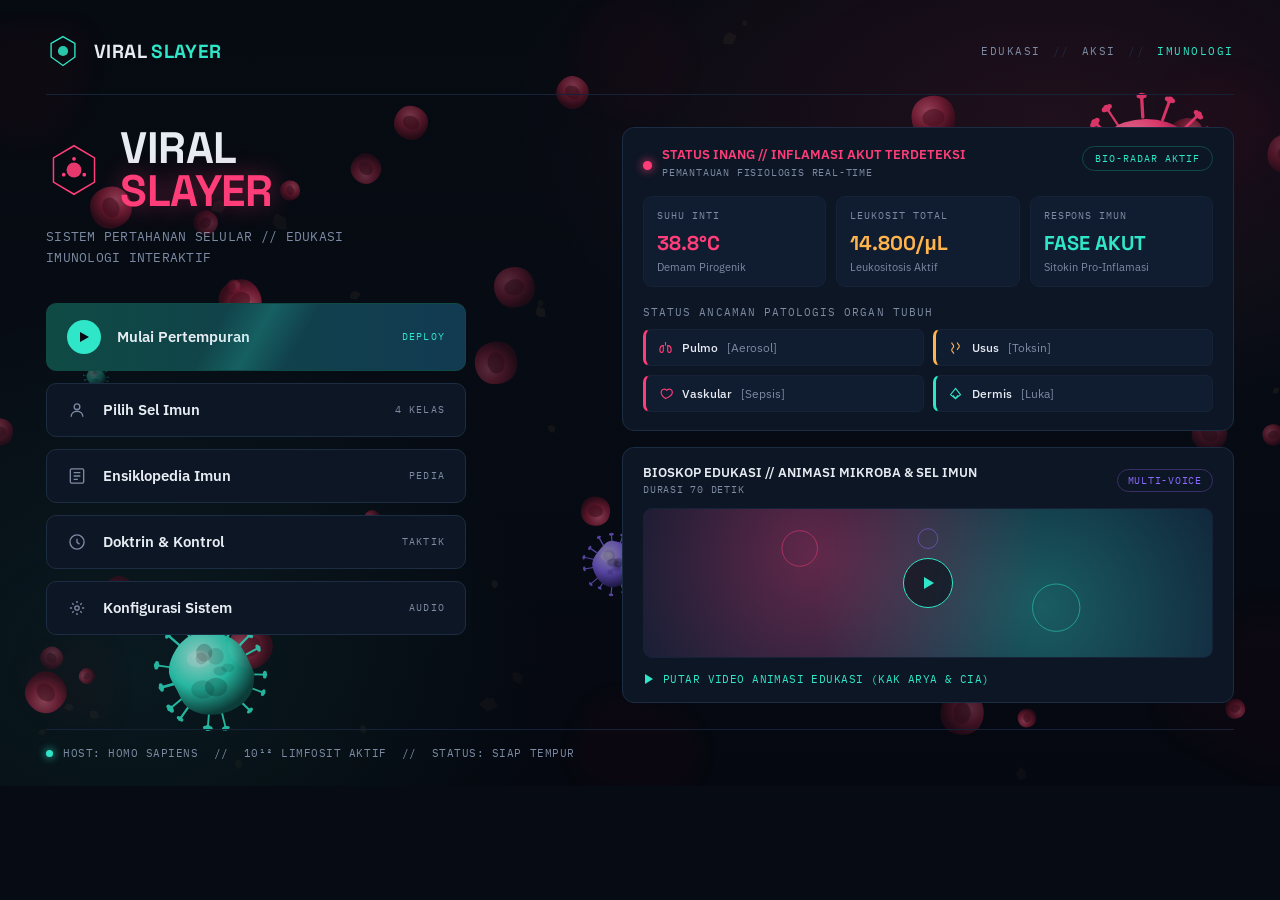
<file: menu_virus_bg.html>
<!DOCTYPE html>
<html lang="id">
<head>
<meta charset="UTF-8">
<title>Viral Slayer — Redesign Mockup</title>
<style>
  @import url('https://fonts.googleapis.com/css2?family=Space+Grotesk:wght@400;500;600;700&family=IBM+Plex+Sans:wght@400;500;600&family=IBM+Plex+Mono:wght@500&display=swap');

  :root{
    --bg-deep:#070c14;
    --bg-panel:#0d1624;
    --bg-panel-2:#101c30;
    --line:#1c2c42;
    --line-soft:#152238;
    --text-main:#e7ecf3;
    --text-dim:#7c8ba3;
    --virus-pink:#ff3d78;
    --virus-pink-dim:#7a2140;
    --antibody-cyan:#2fe7c8;
    --antibody-cyan-dim:#0f4a44;
    --alert-amber:#ffb44d;
    --plasma-purple:#8b6bff;
  }

  *{ box-sizing:border-box; margin:0; padding:0; }

  html,body{
    width:100%; height:100%;
    background:var(--bg-deep);
    font-family:'IBM Plex Sans', sans-serif;
    color:var(--text-main);
    overflow:hidden;
  }

  .stage{
    position:relative;
    width:100%;
    min-height:768px;
    background:
      radial-gradient(ellipse 900px 500px at 82% 15%, rgba(255,61,120,0.10), transparent 60%),
      radial-gradient(ellipse 700px 600px at 10% 85%, rgba(47,231,200,0.08), transparent 60%),
      linear-gradient(180deg, #060a11 0%, #070c14 40%, #050810 100%);
    padding:34px 46px 26px;
  }

  /* --- floating pathogen field --- */
  .field{ position:absolute; inset:0; overflow:hidden; z-index:0; pointer-events:none; }
  .field svg{ position:absolute; opacity:0.9; }

  .field svg g.virus-anim, .field svg use{ transform-box: fill-box; transform-origin: 50% 50%; }

  /* organic drifting motion driven by per-element --ax/--ay/--ar custom props,
     so every particle follows a unique curved, non-repeating-looking path
     instead of a robotic back-and-forth */
  @keyframes drift1{
    0%{   transform: translate(0px,0px) rotate(0deg); }
    18%{  transform: translate(calc(var(--ax,10) * 0.9px),  calc(var(--ay,10) * -0.6px)) rotate(calc(var(--ar,6) * 0.6deg)); }
    38%{  transform: translate(calc(var(--ax,10) * 0.2px),  calc(var(--ay,10) * -1.3px)) rotate(calc(var(--ar,6) * 1deg)); }
    57%{  transform: translate(calc(var(--ax,10) * -0.8px), calc(var(--ay,10) * -0.7px)) rotate(calc(var(--ar,6) * 0.2deg)); }
    76%{  transform: translate(calc(var(--ax,10) * -1px),   calc(var(--ay,10) * 0.5px))  rotate(calc(var(--ar,6) * -0.7deg)); }
    92%{  transform: translate(calc(var(--ax,10) * 0.3px),  calc(var(--ay,10) * 0.9px))  rotate(calc(var(--ar,6) * -0.3deg)); }
    100%{ transform: translate(0px,0px) rotate(0deg); }
  }
  @keyframes drift2{
    0%{   transform: translate(0px,0px) rotate(0deg); }
    22%{  transform: translate(calc(var(--ax,10) * -1px),   calc(var(--ay,10) * 0.8px))  rotate(calc(var(--ar,6) * -0.8deg)); }
    41%{  transform: translate(calc(var(--ax,10) * -0.3px), calc(var(--ay,10) * 1.2px))  rotate(calc(var(--ar,6) * -0.3deg)); }
    63%{  transform: translate(calc(var(--ax,10) * 0.9px),  calc(var(--ay,10) * 0.4px))  rotate(calc(var(--ar,6) * 0.9deg)); }
    82%{  transform: translate(calc(var(--ax,10) * 0.6px),  calc(var(--ay,10) * -0.9px)) rotate(calc(var(--ar,6) * 0.4deg)); }
    100%{ transform: translate(0px,0px) rotate(0deg); }
  }
  @keyframes drift3{
    0%{   transform: translate(0px,0px) rotate(0deg) scale(1); }
    27%{  transform: translate(calc(var(--ax,10) * 0.7px),  calc(var(--ay,10) * 1px))   rotate(calc(var(--ar,6) * 1deg)) scale(1.015); }
    49%{  transform: translate(calc(var(--ax,10) * -0.6px), calc(var(--ay,10) * 0.5px)) rotate(calc(var(--ar,6) * -0.4deg)) scale(0.99); }
    71%{  transform: translate(calc(var(--ax,10) * -0.9px), calc(var(--ay,10) * -1px))  rotate(calc(var(--ar,6) * -1deg)) scale(1.01); }
    100%{ transform: translate(0px,0px) rotate(0deg) scale(1); }
  }

  .cells-field use, .debris-field use{ transform-box: fill-box; transform-origin: 50% 50%; }

  /* --- top bar --- */
  .topbar{
    position:relative; z-index:2;
    display:flex; align-items:center; justify-content:space-between;
    padding-bottom:26px;
    border-bottom:1px solid var(--line-soft);
  }
  .brand{ display:flex; align-items:center; gap:14px; }
  .brand-mark{ width:34px; height:34px; }
  .brand-name{
    font-family:'Space Grotesk', sans-serif;
    font-size:19px; font-weight:700; letter-spacing:0.02em;
  }
  .brand-name b{ color:var(--antibody-cyan); font-weight:700; }

  .nav-strip{ display:flex; align-items:center; gap:0; font-family:'IBM Plex Mono', monospace; font-size:11px; letter-spacing:0.14em; color:var(--text-dim); }
  .nav-strip span.active{ color:var(--antibody-cyan); }
  .nav-strip .sep{ margin:0 12px; color:var(--line); }

  /* --- main layout: keep 2-column arrangement --- */
  .layout{ position:relative; z-index:2; display:grid; grid-template-columns:1fr 1.15fr; gap:44px; padding-top:32px; }

  /* LEFT column */
  .hero-block{ margin-bottom:34px; }
  .hero-icon{ display:flex; align-items:center; gap:18px; margin-bottom:14px; }
  .hero-hex{ width:56px; height:56px; flex-shrink:0; }
  .hero-title{
    font-family:'Space Grotesk', sans-serif;
    font-size:44px; line-height:0.98; font-weight:700; letter-spacing:-0.01em;
  }
  .hero-title .glow{ color:var(--virus-pink); text-shadow:0 0 26px rgba(255,61,120,0.45); }
  .hero-sub{
    margin-top:14px; font-size:13px; color:var(--text-dim); line-height:1.6; max-width:360px;
    font-family:'IBM Plex Mono', monospace; letter-spacing:0.02em;
  }

  .menu{ display:flex; flex-direction:column; gap:12px; max-width:420px; }

  .menu-btn{
    position:relative;
    display:flex; align-items:center; gap:16px;
    padding:16px 20px;
    background:var(--bg-panel);
    border:1px solid var(--line);
    border-radius:10px;
    cursor:pointer;
    overflow:hidden;
  }
  .menu-btn .ic{ width:20px; height:20px; flex-shrink:0; color:var(--text-dim); }
  .menu-btn .label{ flex:1; font-size:14.5px; font-weight:600; }
  .menu-btn .tag{
    font-family:'IBM Plex Mono', monospace; font-size:10px; letter-spacing:0.12em;
    color:var(--text-dim);
  }

  .menu-btn.primary{
    background:linear-gradient(90deg, #0f4a44 0%, #123a52 100%);
    border:1px solid var(--antibody-cyan-dim);
  }
  .menu-btn.primary::before{
    content:""; position:absolute; inset:0;
    background:linear-gradient(120deg, transparent 40%, rgba(47,231,200,0.18) 50%, transparent 60%);
  }
  .menu-btn.primary .ic{ color:var(--antibody-cyan); }
  .menu-btn.primary .tag{ color:var(--antibody-cyan); }
  .menu-btn.primary .play-tri{
    width:34px; height:34px; border-radius:50%;
    background:var(--antibody-cyan); display:flex; align-items:center; justify-content:center;
    flex-shrink:0;
  }

  .host-line{
    margin-top:30px; display:flex; align-items:center; gap:10px;
    font-family:'IBM Plex Mono', monospace; font-size:11px; letter-spacing:0.08em; color:var(--text-dim);
  }
  .dot-live{ width:7px; height:7px; border-radius:50%; background:var(--antibody-cyan); box-shadow:0 0 8px var(--antibody-cyan); }

  /* RIGHT column */
  .right-col{ display:flex; flex-direction:column; gap:16px; }

  .panel{
    background:var(--bg-panel);
    border:1px solid var(--line);
    border-radius:12px;
    padding:18px 20px;
  }

  .status-head{ display:flex; align-items:flex-start; justify-content:space-between; margin-bottom:16px; }
  .status-head .left{ display:flex; align-items:center; gap:10px; }
  .pulse-dot{ width:9px; height:9px; border-radius:50%; background:var(--virus-pink); box-shadow:0 0 10px var(--virus-pink); flex-shrink:0; margin-top:4px; }
  .status-head .title{ font-size:13px; font-weight:600; color:var(--virus-pink); line-height:1.4; }
  .status-head .title small{ display:block; font-family:'IBM Plex Mono', monospace; font-size:10px; color:var(--text-dim); font-weight:400; margin-top:2px; letter-spacing:0.08em; }
  .badge-radar{
    font-family:'IBM Plex Mono', monospace; font-size:10px; letter-spacing:0.1em;
    color:var(--antibody-cyan); border:1px solid var(--antibody-cyan-dim); border-radius:20px;
    padding:5px 12px; white-space:nowrap;
  }

  .vitals-row{ display:grid; grid-template-columns:repeat(3,1fr); gap:10px; }
  .vital{
    background:var(--bg-panel-2); border:1px solid var(--line-soft); border-radius:9px;
    padding:12px 13px;
  }
  .vital .k{ font-family:'IBM Plex Mono', monospace; font-size:9.5px; letter-spacing:0.1em; color:var(--text-dim); margin-bottom:8px; }
  .vital .v{ font-family:'Space Grotesk', sans-serif; font-size:20px; font-weight:700; margin-bottom:4px; }
  .vital.pink .v{ color:var(--virus-pink); }
  .vital .d{ font-size:10.5px; color:var(--text-dim); }

  .threat-title{ font-family:'IBM Plex Mono', monospace; font-size:10.5px; letter-spacing:0.1em; color:var(--text-dim); margin:18px 0 10px; }
  .threat-grid{ display:grid; grid-template-columns:1fr 1fr; gap:9px; }
  .threat{
    display:flex; align-items:center; gap:9px;
    background:var(--bg-panel-2); border:1px solid var(--line-soft); border-left:3px solid var(--line);
    border-radius:7px; padding:10px 12px; font-size:12px; font-weight:500;
  }
  .threat .ic{ width:15px; height:15px; flex-shrink:0; }
  .threat.pulmo{ border-left-color:var(--virus-pink); }
  .threat.pulmo .ic{ color:var(--virus-pink); }
  .threat.usus{ border-left-color:var(--alert-amber); }
  .threat.usus .ic{ color:var(--alert-amber); }
  .threat.vaskular{ border-left-color:var(--virus-pink); }
  .threat.vaskular .ic{ color:var(--virus-pink); }
  .threat.dermis{ border-left-color:var(--antibody-cyan); }
  .threat.dermis .ic{ color:var(--antibody-cyan); }

  /* video panel */
  .video-panel{ padding:0; overflow:hidden; }
  .video-head{ display:flex; align-items:center; justify-content:space-between; padding:16px 20px 12px; }
  .video-head .t{ font-size:12.5px; font-weight:600; }
  .video-head .t small{ display:block; font-family:'IBM Plex Mono', monospace; font-size:9.5px; color:var(--text-dim); font-weight:400; margin-top:3px; letter-spacing:0.08em; }
  .multivoice{
    font-family:'IBM Plex Mono', monospace; font-size:9.5px; letter-spacing:0.08em; color:var(--plasma-purple);
    border:1px solid #3a2f66; border-radius:20px; padding:4px 10px; white-space:nowrap;
  }
  .video-frame{
    position:relative; height:150px; margin:0 20px 14px; border-radius:9px; overflow:hidden;
    background:
      radial-gradient(circle at 30% 30%, rgba(255,61,120,0.35), transparent 55%),
      radial-gradient(circle at 70% 65%, rgba(47,231,200,0.3), transparent 55%),
      linear-gradient(160deg, #0c1a2e, #12233a);
    border:1px solid var(--line-soft);
    display:flex; align-items:center; justify-content:center;
  }
  .play-btn{
    width:50px; height:50px; border-radius:50%;
    background:rgba(7,12,20,0.6); border:1.5px solid var(--antibody-cyan);
    display:flex; align-items:center; justify-content:center;
    backdrop-filter:blur(2px);
  }
  .video-foot{
    display:flex; align-items:center; gap:8px;
    font-family:'IBM Plex Mono', monospace; font-size:10.5px; color:var(--antibody-cyan);
    padding:0 20px 16px; letter-spacing:0.04em;
  }

  /* bottom status bar */
  .bottombar{
    position:relative; z-index:2;
    margin-top:26px; padding-top:16px; border-top:1px solid var(--line-soft);
    display:flex; align-items:center; gap:10px;
    font-family:'IBM Plex Mono', monospace; font-size:10.5px; color:var(--text-dim); letter-spacing:0.05em;
  }
</style>
</head>
<body>
<div class="stage">

  <!-- background pathogen field :: bloodstream scene with drifting virus, blood cells, debris & stains -->
  <div class="field">
    <svg width="100%" height="100%" viewBox="0 0 1400 800" preserveAspectRatio="xMidYMid slice">
      <defs>
        <radialGradient id="vPinkGrad" cx="35%" cy="30%" r="70%">
          <stop offset="0%" stop-color="#ff9fbc"/>
          <stop offset="55%" stop-color="#ff3d78"/>
          <stop offset="100%" stop-color="#5c1230"/>
        </radialGradient>
        <radialGradient id="vCyanGrad" cx="35%" cy="30%" r="70%">
          <stop offset="0%" stop-color="#bdfff2"/>
          <stop offset="55%" stop-color="#2fe7c8"/>
          <stop offset="100%" stop-color="#0f4a44"/>
        </radialGradient>
        <radialGradient id="vPurpleGrad" cx="35%" cy="30%" r="70%">
          <stop offset="0%" stop-color="#d6c9ff"/>
          <stop offset="55%" stop-color="#8b6bff"/>
          <stop offset="100%" stop-color="#2e2266"/>
        </radialGradient>
        <radialGradient id="rbcGrad" cx="38%" cy="32%" r="65%">
          <stop offset="0%" stop-color="#e0607e"/>
          <stop offset="55%" stop-color="#a02440"/>
          <stop offset="100%" stop-color="#4a0e1e"/>
        </radialGradient>
        <filter id="softGlowBig"><feGaussianBlur stdDeviation="9"/></filter>
        <filter id="stainBlur"><feGaussianBlur stdDeviation="14"/></filter>

<symbol id="virusPink" viewBox="-110 -110 220 220" width="220" height="220">
  <g class="v-spikes"><line x1="59.9" y1="-4.1" x2="82.0" y2="-5.6" stroke="#ff3d78" stroke-width="3.6" stroke-linecap="round"/><circle cx="82.0" cy="-5.6" r="4.7" fill="#ff3d78"/><circle cx="82.3" cy="-1.3" r="3.3" fill="#ff3d78"/><circle cx="81.8" cy="-9.8" r="3.3" fill="#ff3d78"/><line x1="54.5" y1="25.2" x2="76.2" y2="35.2" stroke="#ff3d78" stroke-width="4.2" stroke-linecap="round"/><circle cx="76.2" cy="35.2" r="3.5" fill="#ff3d78"/><circle cx="74.9" cy="38.0" r="2.4" fill="#ff3d78"/><circle cx="77.5" cy="32.4" r="2.4" fill="#ff3d78"/><line x1="37.2" y1="47.1" x2="51.4" y2="65.1" stroke="#ff3d78" stroke-width="2.8" stroke-linecap="round"/><circle cx="51.4" cy="65.1" r="3.6" fill="#ff3d78"/><circle cx="48.9" cy="67.0" r="2.5" fill="#ff3d78"/><circle cx="53.9" cy="63.1" r="2.5" fill="#ff3d78"/><line x1="20.5" y1="56.4" x2="30.1" y2="82.9" stroke="#ff3d78" stroke-width="2.9" stroke-linecap="round"/><circle cx="30.1" cy="82.9" r="4.2" fill="#ff3d78"/><circle cx="26.6" cy="84.2" r="2.9" fill="#ff3d78"/><circle cx="33.7" cy="81.6" r="2.9" fill="#ff3d78"/><line x1="-7.8" y1="59.5" x2="-10.8" y2="83.0" stroke="#ff3d78" stroke-width="3.5" stroke-linecap="round"/><circle cx="-10.8" cy="83.0" r="3.5" fill="#ff3d78"/><circle cx="-13.9" cy="82.6" r="2.4" fill="#ff3d78"/><circle cx="-7.7" cy="83.4" r="2.4" fill="#ff3d78"/><line x1="-25.8" y1="54.2" x2="-35.3" y2="74.1" stroke="#ff3d78" stroke-width="3.7" stroke-linecap="round"/><circle cx="-35.3" cy="74.1" r="4.0" fill="#ff3d78"/><circle cx="-38.5" cy="72.5" r="2.8" fill="#ff3d78"/><circle cx="-32.0" cy="75.6" r="2.8" fill="#ff3d78"/><line x1="-47.3" y1="36.9" x2="-67.7" y2="52.8" stroke="#ff3d78" stroke-width="3.3" stroke-linecap="round"/><circle cx="-67.7" cy="52.8" r="3.8" fill="#ff3d78"/><circle cx="-69.8" cy="50.0" r="2.7" fill="#ff3d78"/><circle cx="-65.6" cy="55.5" r="2.7" fill="#ff3d78"/><line x1="-59.3" y1="9.3" x2="-85.9" y2="13.6" stroke="#ff3d78" stroke-width="3.0" stroke-linecap="round"/><circle cx="-85.9" cy="13.6" r="4.2" fill="#ff3d78"/><circle cx="-86.5" cy="9.8" r="2.9" fill="#ff3d78"/><circle cx="-85.3" cy="17.3" r="2.9" fill="#ff3d78"/><line x1="-58.6" y1="-12.7" x2="-86.7" y2="-18.8" stroke="#ff3d78" stroke-width="3.8" stroke-linecap="round"/><circle cx="-86.7" cy="-18.8" r="3.8" fill="#ff3d78"/><circle cx="-86.0" cy="-22.2" r="2.7" fill="#ff3d78"/><circle cx="-87.5" cy="-15.5" r="2.7" fill="#ff3d78"/><line x1="-45.3" y1="-39.3" x2="-61.3" y2="-53.2" stroke="#ff3d78" stroke-width="3.3" stroke-linecap="round"/><circle cx="-61.3" cy="-53.2" r="4.5" fill="#ff3d78"/><circle cx="-58.7" cy="-56.2" r="3.1" fill="#ff3d78"/><circle cx="-63.9" cy="-50.2" r="3.1" fill="#ff3d78"/><line x1="-33.2" y1="-50.0" x2="-47.0" y2="-70.7" stroke="#ff3d78" stroke-width="2.7" stroke-linecap="round"/><circle cx="-47.0" cy="-70.7" r="4.3" fill="#ff3d78"/><circle cx="-43.7" cy="-72.9" r="3.0" fill="#ff3d78"/><circle cx="-50.2" cy="-68.6" r="3.0" fill="#ff3d78"/><line x1="-3.4" y1="-59.9" x2="-4.9" y2="-85.6" stroke="#ff3d78" stroke-width="4.0" stroke-linecap="round"/><circle cx="-4.9" cy="-85.6" r="3.8" fill="#ff3d78"/><circle cx="-1.4" cy="-85.8" r="2.7" fill="#ff3d78"/><circle cx="-8.3" cy="-85.4" r="2.7" fill="#ff3d78"/><line x1="20.5" y1="-56.4" x2="29.4" y2="-80.8" stroke="#ff3d78" stroke-width="3.5" stroke-linecap="round"/><circle cx="29.4" cy="-80.8" r="4.0" fill="#ff3d78"/><circle cx="32.8" cy="-79.5" r="2.8" fill="#ff3d78"/><circle cx="26.0" cy="-82.0" r="2.8" fill="#ff3d78"/><line x1="42.8" y1="-42.0" x2="63.8" y2="-62.7" stroke="#ff3d78" stroke-width="3.4" stroke-linecap="round"/><circle cx="63.8" cy="-62.7" r="4.3" fill="#ff3d78"/><circle cx="66.5" cy="-59.9" r="3.0" fill="#ff3d78"/><circle cx="61.1" cy="-65.5" r="3.0" fill="#ff3d78"/><line x1="52.7" y1="-28.7" x2="76.4" y2="-41.6" stroke="#ff3d78" stroke-width="3.6" stroke-linecap="round"/><circle cx="76.4" cy="-41.6" r="4.8" fill="#ff3d78"/><circle cx="78.5" cy="-37.8" r="3.4" fill="#ff3d78"/><circle cx="74.4" cy="-45.3" r="3.4" fill="#ff3d78"/></g>
  <path d="M 62.0,0.0 Q 62.0,0.0 58.0,13.0 Q 54.0,26.0 47.5,38.7 Q 41.0,51.4 27.1,54.5 Q 13.1,57.6 -0.6,60.2 Q -14.3,62.8 -26.6,55.8 Q -38.9,48.8 -46.0,37.2 Q -53.1,25.6 -58.6,12.8 Q -64.1,0.0 -58.5,-12.7 Q -52.9,-25.5 -46.1,-37.4 Q -39.4,-49.4 -26.3,-53.5 Q -13.1,-57.6 0.0,-57.7 Q 13.2,-57.8 26.3,-53.6 Q 39.4,-49.4 50.2,-39.4 Q 61.1,-29.4 61.5,-14.7 Z" fill="url(#vPinkGrad)"/>
  <g class="v-mottle"><ellipse cx="4.4" cy="-9.0" rx="11.9" ry="7.2" fill="#000000" opacity="0.18"/><ellipse cx="-5.7" cy="1.4" rx="9.2" ry="9.0" fill="#000000" opacity="0.11"/><ellipse cx="6.0" cy="6.3" rx="11.9" ry="7.6" fill="#000000" opacity="0.20"/><ellipse cx="-18.4" cy="6.1" rx="16.8" ry="17.4" fill="#000000" opacity="0.20"/><ellipse cx="-2.6" cy="14.4" rx="11.6" ry="12.5" fill="#000000" opacity="0.21"/><ellipse cx="3.6" cy="5.0" rx="10.3" ry="8.7" fill="#000000" opacity="0.13"/><ellipse cx="-7.8" cy="-4.9" rx="8.0" ry="6.3" fill="#000000" opacity="0.15"/></g>
  <ellipse cx="-20.5" cy="-21.8" rx="17.9" ry="12.8" fill="#ffffff" opacity="0.22"/>
</symbol>
<symbol id="virusCyan" viewBox="-110 -110 220 220" width="220" height="220">
  <g class="v-spikes"><line x1="60.0" y1="1.5" x2="80.6" y2="1.9" stroke="#2fe7c8" stroke-width="2.7" stroke-linecap="round"/><circle cx="80.6" cy="1.9" r="3.7" fill="#2fe7c8"/><circle cx="80.5" cy="5.3" r="2.6" fill="#2fe7c8"/><circle cx="80.7" cy="-1.4" r="2.6" fill="#2fe7c8"/><line x1="56.2" y1="21.0" x2="78.1" y2="29.2" stroke="#2fe7c8" stroke-width="2.7" stroke-linecap="round"/><circle cx="78.1" cy="29.2" r="3.4" fill="#2fe7c8"/><circle cx="77.0" cy="32.1" r="2.4" fill="#2fe7c8"/><circle cx="79.2" cy="26.4" r="2.4" fill="#2fe7c8"/><line x1="42.9" y1="42.0" x2="57.9" y2="56.7" stroke="#2fe7c8" stroke-width="3.2" stroke-linecap="round"/><circle cx="57.9" cy="56.7" r="3.4" fill="#2fe7c8"/><circle cx="55.7" cy="58.9" r="2.4" fill="#2fe7c8"/><circle cx="60.0" cy="54.5" r="2.4" fill="#2fe7c8"/><line x1="14.7" y1="58.2" x2="21.0" y2="83.5" stroke="#2fe7c8" stroke-width="2.8" stroke-linecap="round"/><circle cx="21.0" cy="83.5" r="3.8" fill="#2fe7c8"/><circle cx="17.8" cy="84.4" r="2.6" fill="#2fe7c8"/><circle cx="24.3" cy="82.7" r="2.6" fill="#2fe7c8"/><line x1="-4.6" y1="59.8" x2="-6.5" y2="83.4" stroke="#2fe7c8" stroke-width="2.8" stroke-linecap="round"/><circle cx="-6.5" cy="83.4" r="4.6" fill="#2fe7c8"/><circle cx="-10.6" cy="83.1" r="3.2" fill="#2fe7c8"/><circle cx="-2.3" cy="83.7" r="3.2" fill="#2fe7c8"/><line x1="-34.5" y1="49.1" x2="-48.7" y2="69.3" stroke="#2fe7c8" stroke-width="3.4" stroke-linecap="round"/><circle cx="-48.7" cy="69.3" r="3.5" fill="#2fe7c8"/><circle cx="-51.3" cy="67.5" r="2.5" fill="#2fe7c8"/><circle cx="-46.1" cy="71.1" r="2.5" fill="#2fe7c8"/><line x1="-45.9" y1="38.6" x2="-63.8" y2="53.7" stroke="#2fe7c8" stroke-width="3.0" stroke-linecap="round"/><circle cx="-63.8" cy="53.7" r="4.6" fill="#2fe7c8"/><circle cx="-66.5" cy="50.6" r="3.2" fill="#2fe7c8"/><circle cx="-61.2" cy="56.9" r="3.2" fill="#2fe7c8"/><line x1="-57.8" y1="16.0" x2="-77.3" y2="21.4" stroke="#2fe7c8" stroke-width="4.1" stroke-linecap="round"/><circle cx="-77.3" cy="21.4" r="4.1" fill="#2fe7c8"/><circle cx="-78.3" cy="17.8" r="2.9" fill="#2fe7c8"/><circle cx="-76.3" cy="25.0" r="2.9" fill="#2fe7c8"/><line x1="-59.4" y1="-8.7" x2="-84.5" y2="-12.4" stroke="#2fe7c8" stroke-width="2.6" stroke-linecap="round"/><circle cx="-84.5" cy="-12.4" r="4.1" fill="#2fe7c8"/><circle cx="-84.0" cy="-16.1" r="2.9" fill="#2fe7c8"/><circle cx="-85.1" cy="-8.7" r="2.9" fill="#2fe7c8"/><line x1="-45.3" y1="-39.3" x2="-67.0" y2="-58.1" stroke="#2fe7c8" stroke-width="3.7" stroke-linecap="round"/><circle cx="-67.0" cy="-58.1" r="3.8" fill="#2fe7c8"/><circle cx="-64.7" cy="-60.6" r="2.6" fill="#2fe7c8"/><circle cx="-69.2" cy="-55.5" r="2.6" fill="#2fe7c8"/><line x1="-31.2" y1="-51.2" x2="-42.5" y2="-69.7" stroke="#2fe7c8" stroke-width="3.8" stroke-linecap="round"/><circle cx="-42.5" cy="-69.7" r="4.1" fill="#2fe7c8"/><circle cx="-39.3" cy="-71.7" r="2.9" fill="#2fe7c8"/><circle cx="-45.7" cy="-67.8" r="2.9" fill="#2fe7c8"/><line x1="-3.3" y1="-59.9" x2="-4.5" y2="-83.2" stroke="#2fe7c8" stroke-width="3.0" stroke-linecap="round"/><circle cx="-4.5" cy="-83.2" r="4.5" fill="#2fe7c8"/><circle cx="-0.5" cy="-83.4" r="3.2" fill="#2fe7c8"/><circle cx="-8.6" cy="-83.0" r="3.2" fill="#2fe7c8"/><line x1="23.4" y1="-55.2" x2="34.6" y2="-81.5" stroke="#2fe7c8" stroke-width="3.9" stroke-linecap="round"/><circle cx="34.6" cy="-81.5" r="4.5" fill="#2fe7c8"/><circle cx="38.4" cy="-79.9" r="3.2" fill="#2fe7c8"/><circle cx="30.8" cy="-83.1" r="3.2" fill="#2fe7c8"/><line x1="42.0" y1="-42.8" x2="57.6" y2="-58.7" stroke="#2fe7c8" stroke-width="3.4" stroke-linecap="round"/><circle cx="57.6" cy="-58.7" r="3.9" fill="#2fe7c8"/><circle cx="60.1" cy="-56.2" r="2.7" fill="#2fe7c8"/><circle cx="55.1" cy="-61.2" r="2.7" fill="#2fe7c8"/><line x1="52.5" y1="-29.0" x2="70.3" y2="-38.7" stroke="#2fe7c8" stroke-width="3.0" stroke-linecap="round"/><circle cx="70.3" cy="-38.7" r="3.8" fill="#2fe7c8"/><circle cx="71.9" cy="-35.8" r="2.6" fill="#2fe7c8"/><circle cx="68.7" cy="-41.7" r="2.6" fill="#2fe7c8"/></g>
  <path d="M 64.8,0.0 Q 64.8,0.0 63.6,15.0 Q 62.4,30.0 51.8,40.9 Q 41.3,51.8 27.8,57.2 Q 14.3,62.6 -0.1,63.1 Q -14.5,63.7 -27.9,57.7 Q -41.2,51.6 -47.1,38.6 Q -53.0,25.5 -60.8,12.8 Q -68.6,0.0 -64.6,-14.6 Q -60.6,-29.2 -51.6,-41.3 Q -42.6,-53.4 -28.8,-59.6 Q -15.0,-65.7 -0.5,-63.5 Q 14.0,-61.2 26.6,-55.2 Q 39.2,-49.1 46.4,-37.5 Q 53.5,-25.8 59.2,-12.9 Z" fill="url(#vCyanGrad)"/>
  <g class="v-mottle"><ellipse cx="-11.9" cy="-31.5" rx="12.5" ry="13.6" fill="#000000" opacity="0.21"/><ellipse cx="12.3" cy="-3.6" rx="10.2" ry="7.1" fill="#000000" opacity="0.13"/><ellipse cx="6.2" cy="21.1" rx="17.0" ry="14.3" fill="#000000" opacity="0.20"/><ellipse cx="-16.1" cy="-23.1" rx="8.8" ry="9.3" fill="#000000" opacity="0.18"/><ellipse cx="5.3" cy="-25.9" rx="12.8" ry="12.7" fill="#000000" opacity="0.12"/><ellipse cx="-14.0" cy="24.5" rx="17.7" ry="14.2" fill="#000000" opacity="0.15"/><ellipse cx="24.1" cy="-8.4" rx="9.7" ry="6.6" fill="#000000" opacity="0.12"/></g>
  <ellipse cx="-20.5" cy="-21.8" rx="17.9" ry="12.8" fill="#ffffff" opacity="0.22"/>
</symbol>
<symbol id="virusPurple" viewBox="-110 -110 220 220" width="220" height="220">
  <g class="v-spikes"><line x1="60.0" y1="-0.7" x2="88.7" y2="-1.1" stroke="#8b6bff" stroke-width="3.9" stroke-linecap="round"/><circle cx="88.7" cy="-1.1" r="3.7" fill="#8b6bff"/><circle cx="88.8" cy="2.3" r="2.6" fill="#8b6bff"/><circle cx="88.7" cy="-4.4" r="2.6" fill="#8b6bff"/><line x1="55.8" y1="21.9" x2="77.2" y2="30.3" stroke="#8b6bff" stroke-width="3.0" stroke-linecap="round"/><circle cx="77.2" cy="30.3" r="4.2" fill="#8b6bff"/><circle cx="75.8" cy="33.8" r="3.0" fill="#8b6bff"/><circle cx="78.6" cy="26.8" r="3.0" fill="#8b6bff"/><line x1="42.0" y1="42.8" x2="59.0" y2="60.1" stroke="#8b6bff" stroke-width="2.8" stroke-linecap="round"/><circle cx="59.0" cy="60.1" r="4.7" fill="#8b6bff"/><circle cx="56.0" cy="63.0" r="3.3" fill="#8b6bff"/><circle cx="62.0" cy="57.1" r="3.3" fill="#8b6bff"/><line x1="20.0" y1="56.6" x2="28.2" y2="79.7" stroke="#8b6bff" stroke-width="3.5" stroke-linecap="round"/><circle cx="28.2" cy="79.7" r="4.7" fill="#8b6bff"/><circle cx="24.3" cy="81.1" r="3.3" fill="#8b6bff"/><circle cx="32.2" cy="78.3" r="3.3" fill="#8b6bff"/><line x1="-5.4" y1="59.8" x2="-8.1" y2="88.8" stroke="#8b6bff" stroke-width="3.4" stroke-linecap="round"/><circle cx="-8.1" cy="88.8" r="4.1" fill="#8b6bff"/><circle cx="-11.8" cy="88.5" r="2.9" fill="#8b6bff"/><circle cx="-4.3" cy="89.1" r="2.9" fill="#8b6bff"/><line x1="-30.2" y1="51.8" x2="-40.4" y2="69.3" stroke="#8b6bff" stroke-width="3.3" stroke-linecap="round"/><circle cx="-40.4" cy="69.3" r="3.7" fill="#8b6bff"/><circle cx="-43.2" cy="67.6" r="2.6" fill="#8b6bff"/><circle cx="-37.5" cy="70.9" r="2.6" fill="#8b6bff"/><line x1="-45.2" y1="39.5" x2="-66.3" y2="57.9" stroke="#8b6bff" stroke-width="2.9" stroke-linecap="round"/><circle cx="-66.3" cy="57.9" r="4.1" fill="#8b6bff"/><circle cx="-68.7" cy="55.1" r="2.8" fill="#8b6bff"/><circle cx="-63.9" cy="60.6" r="2.8" fill="#8b6bff"/><line x1="-59.1" y1="10.1" x2="-84.3" y2="14.4" stroke="#8b6bff" stroke-width="3.1" stroke-linecap="round"/><circle cx="-84.3" cy="14.4" r="4.1" fill="#8b6bff"/><circle cx="-85.0" cy="10.7" r="2.9" fill="#8b6bff"/><circle cx="-83.7" cy="18.0" r="2.9" fill="#8b6bff"/><line x1="-58.6" y1="-13.1" x2="-85.7" y2="-19.1" stroke="#8b6bff" stroke-width="2.8" stroke-linecap="round"/><circle cx="-85.7" cy="-19.1" r="4.2" fill="#8b6bff"/><circle cx="-84.9" cy="-22.8" r="2.9" fill="#8b6bff"/><circle cx="-86.6" cy="-15.4" r="2.9" fill="#8b6bff"/><line x1="-50.1" y1="-33.0" x2="-69.1" y2="-45.6" stroke="#8b6bff" stroke-width="3.8" stroke-linecap="round"/><circle cx="-69.1" cy="-45.6" r="4.1" fill="#8b6bff"/><circle cx="-67.1" cy="-48.7" r="2.9" fill="#8b6bff"/><circle cx="-71.1" cy="-42.5" r="2.9" fill="#8b6bff"/><line x1="-29.4" y1="-52.3" x2="-43.0" y2="-76.3" stroke="#8b6bff" stroke-width="4.1" stroke-linecap="round"/><circle cx="-43.0" cy="-76.3" r="4.0" fill="#8b6bff"/><circle cx="-39.8" cy="-78.1" r="2.8" fill="#8b6bff"/><circle cx="-46.1" cy="-74.6" r="2.8" fill="#8b6bff"/><line x1="-5.1" y1="-59.8" x2="-7.2" y2="-84.8" stroke="#8b6bff" stroke-width="3.4" stroke-linecap="round"/><circle cx="-7.2" cy="-84.8" r="4.4" fill="#8b6bff"/><circle cx="-3.3" cy="-85.1" r="3.1" fill="#8b6bff"/><circle cx="-11.1" cy="-84.4" r="3.1" fill="#8b6bff"/><line x1="18.1" y1="-57.2" x2="25.7" y2="-81.4" stroke="#8b6bff" stroke-width="3.4" stroke-linecap="round"/><circle cx="25.7" cy="-81.4" r="4.7" fill="#8b6bff"/><circle cx="29.7" cy="-80.1" r="3.3" fill="#8b6bff"/><circle cx="21.6" cy="-82.7" r="3.3" fill="#8b6bff"/><line x1="41.7" y1="-43.1" x2="61.7" y2="-63.8" stroke="#8b6bff" stroke-width="4.1" stroke-linecap="round"/><circle cx="61.7" cy="-63.8" r="3.8" fill="#8b6bff"/><circle cx="64.2" cy="-61.4" r="2.6" fill="#8b6bff"/><circle cx="59.3" cy="-66.1" r="2.6" fill="#8b6bff"/><line x1="55.1" y1="-23.8" x2="82.1" y2="-35.5" stroke="#8b6bff" stroke-width="3.9" stroke-linecap="round"/><circle cx="82.1" cy="-35.5" r="3.6" fill="#8b6bff"/><circle cx="83.4" cy="-32.5" r="2.5" fill="#8b6bff"/><circle cx="80.8" cy="-38.5" r="2.5" fill="#8b6bff"/></g>
  <path d="M 68.7,0.0 Q 68.7,0.0 64.8,14.7 Q 60.8,29.3 49.1,38.1 Q 37.4,46.9 26.2,56.5 Q 15.1,66.1 -0.2,66.9 Q -15.5,67.8 -28.3,59.6 Q -41.0,51.5 -48.6,39.2 Q -56.1,27.0 -60.3,13.5 Q -64.6,0.0 -59.2,-13.0 Q -53.8,-25.9 -45.1,-35.8 Q -36.4,-45.7 -25.9,-56.7 Q -15.4,-67.7 -0.4,-65.9 Q 14.6,-64.1 27.4,-57.2 Q 40.1,-50.3 51.1,-40.1 Q 62.2,-29.9 65.4,-15.0 Z" fill="url(#vPurpleGrad)"/>
  <g class="v-mottle"><ellipse cx="11.2" cy="10.8" rx="8.7" ry="5.6" fill="#000000" opacity="0.13"/><ellipse cx="-13.4" cy="-24.1" rx="17.0" ry="16.3" fill="#000000" opacity="0.12"/><ellipse cx="-2.7" cy="-4.3" rx="16.8" ry="11.9" fill="#000000" opacity="0.22"/><ellipse cx="13.4" cy="-4.1" rx="12.9" ry="13.1" fill="#000000" opacity="0.22"/><ellipse cx="8.0" cy="12.9" rx="13.2" ry="9.2" fill="#000000" opacity="0.14"/><ellipse cx="-10.6" cy="23.1" rx="8.2" ry="6.7" fill="#000000" opacity="0.17"/><ellipse cx="11.6" cy="1.3" rx="14.2" ry="9.0" fill="#000000" opacity="0.16"/></g>
  <ellipse cx="-20.5" cy="-21.8" rx="17.9" ry="12.8" fill="#ffffff" opacity="0.22"/>
</symbol>
<symbol id="bloodCell" viewBox="-16 -16 32 32" width="32" height="32">
  <path d="M -14,0 C -14,-9 -8,-14 0,-14 C 8,-14 14,-9 14,0 C 14,9 8,14 0,14 C -8,14 -14,9 -14,0 Z" fill="url(#rbcGrad)"/>
  <path d="M -7,0 C -7,-3.4 -3.2,-5.6 0,-5.6 C 3.2,-5.6 7,-3.4 7,0 C 7,3.4 3.2,5.6 0,5.6 C -3.2,5.6 -7,3.4 -7,0 Z" fill="#5c0f22" opacity="0.55"/>
</symbol>
<symbol id="debris" viewBox="-7 -7 14 14" width="14" height="14"><path d="M 6.0,0.0 L 1.7,5.1 L -4.8,3.5 L -2.7,-1.9 L 1.2,-3.6 Z" fill="#3c342c"/></symbol>

      </defs>

      <!-- blood plasma stains / dirty blotches, deep background -->
      <g class="stains">
<path d="M 51.9,0.0 Q 51.9,0.0 49.6,19.8 Q 47.2,39.6 27.4,41.2 Q 7.5,42.8 -6.9,39.8 Q -21.3,36.9 -32.5,26.4 Q -43.8,15.9 -52.0,-3.0 Q -60.2,-21.9 -41.0,-29.9 Q -21.9,-37.9 -5.4,-50.2 Q 11.0,-62.5 28.8,-50.8 Q 46.6,-39.1 49.3,-19.6 Z" transform="translate(120,700)" fill="#7a0f24" opacity="0.048" filter="url(#stainBlur)"/>
<path d="M 58.6,0.0 Q 58.6,0.0 51.2,18.4 Q 43.9,36.8 28.8,57.1 Q 13.6,77.3 -4.6,58.4 Q -22.9,39.6 -31.7,27.2 Q -40.5,14.7 -56.1,-5.7 Q -71.8,-26.1 -50.1,-37.7 Q -28.5,-49.3 -9.9,-49.0 Q 8.6,-48.8 25.1,-41.8 Q 41.6,-34.9 50.1,-17.5 Z" transform="translate(1300,120)" fill="#7a0f24" opacity="0.061" filter="url(#stainBlur)"/>
<path d="M 57.5,0.0 Q 57.5,0.0 50.9,18.6 Q 44.3,37.1 28.5,54.6 Q 12.7,72.0 -11.5,67.0 Q -35.8,62.0 -59.5,46.1 Q -83.2,30.3 -80.9,0.8 Q -78.7,-28.6 -55.2,-41.8 Q -31.8,-55.0 -10.9,-55.7 Q 9.9,-56.4 37.0,-55.1 Q 64.1,-53.8 60.8,-26.9 Z" transform="translate(80,80)" fill="#7a0f24" opacity="0.074" filter="url(#stainBlur)"/>
<path d="M 107.9,0.0 Q 107.9,0.0 98.2,37.1 Q 88.4,74.2 53.2,87.9 Q 17.9,101.6 -10.7,84.8 Q -39.3,68.1 -72.0,53.1 Q -104.7,38.1 -102.9,0.6 Q -101.1,-36.8 -69.9,-51.8 Q -38.6,-66.8 -10.4,-83.9 Q 17.8,-101.0 39.0,-75.8 Q 60.2,-50.5 84.1,-25.3 Z" transform="translate(1330,700)" fill="#7a0f24" opacity="0.046" filter="url(#stainBlur)"/>
<path d="M 51.0,0.0 Q 51.0,0.0 45.9,17.1 Q 40.7,34.1 25.7,47.4 Q 10.7,60.7 -11.7,59.8 Q -34.0,59.0 -51.0,41.9 Q -68.0,24.7 -68.2,-0.1 Q -68.5,-24.9 -52.6,-44.3 Q -36.7,-63.6 -12.6,-64.5 Q 11.5,-65.5 25.0,-48.8 Q 38.4,-32.2 44.7,-16.1 Z" transform="translate(700,60)" fill="#7a0f24" opacity="0.055" filter="url(#stainBlur)"/>
<path d="M 63.8,0.0 Q 63.8,0.0 58.1,22.0 Q 52.5,44.1 30.3,45.1 Q 8.1,46.2 -8.6,45.0 Q -25.3,43.8 -49.2,35.2 Q -73.0,26.6 -67.4,2.0 Q -61.9,-22.5 -48.3,-41.3 Q -34.7,-60.0 -13.3,-53.2 Q 8.2,-46.3 26.4,-41.9 Q 44.7,-37.5 54.2,-18.7 Z" transform="translate(700,760)" fill="#7a0f24" opacity="0.064" filter="url(#stainBlur)"/>

      </g>

      <!-- drifting debris specks -->
      <g class="debris-field">

<g style="--ax:9.2; --ay:15.6; --ar:6.6; animation: drift3 14.9s ease-in-out infinite; animation-delay:-10.3s;"><use href="#debris" transform="translate(116,720) scale(0.94) rotate(17) translate(-7,-7)" opacity="0.28"/></g>
<g style="--ax:17.1; --ay:16.8; --ar:6.2; animation: drift2 13.6s ease-in-out infinite; animation-delay:-6.3s;"><use href="#debris" transform="translate(794,20) scale(0.67) rotate(97) translate(-7,-7)" opacity="0.28"/></g>
<g style="--ax:13.6; --ay:10.6; --ar:3.8; animation: drift2 13.6s ease-in-out infinite; animation-delay:-13.5s;"><use href="#debris" transform="translate(1069,785) scale(1.26) rotate(112) translate(-7,-7)" opacity="0.17"/></g>
<g style="--ax:18.0; --ay:10.2; --ar:7.0; animation: drift2 14.4s ease-in-out infinite; animation-delay:-9.1s;"><use href="#debris" transform="translate(544,725) scale(1.72) rotate(27) translate(-7,-7)" opacity="0.17"/></g>
<g style="--ax:6.4; --ay:6.1; --ar:8.4; animation: drift1 13.1s ease-in-out infinite; animation-delay:-3.9s;"><use href="#debris" transform="translate(1234,559) scale(0.88) rotate(323) translate(-7,-7)" opacity="0.25"/></g>
<g style="--ax:11.4; --ay:12.4; --ar:13.3; animation: drift3 10.8s ease-in-out infinite; animation-delay:-0.1s;"><use href="#debris" transform="translate(584,303) scale(0.75) rotate(119) translate(-7,-7)" opacity="0.21"/></g>
<g style="--ax:11.8; --ay:12.8; --ar:6.0; animation: drift3 9.4s ease-in-out infinite; animation-delay:-1.0s;"><use href="#debris" transform="translate(410,300) scale(1.07) rotate(360) translate(-7,-7)" opacity="0.27"/></g>
<g style="--ax:9.0; --ay:12.0; --ar:13.5; animation: drift3 17.0s ease-in-out infinite; animation-delay:-13.8s;"><use href="#debris" transform="translate(404,740) scale(0.90) rotate(96) translate(-7,-7)" opacity="0.25"/></g>
<g style="--ax:20.9; --ay:12.6; --ar:9.8; animation: drift2 10.2s ease-in-out infinite; animation-delay:-8.9s;"><use href="#debris" transform="translate(562,693) scale(1.26) rotate(73) translate(-7,-7)" opacity="0.17"/></g>
<g style="--ax:10.8; --ay:17.8; --ar:13.7; animation: drift2 11.3s ease-in-out infinite; animation-delay:-7.4s;"><use href="#debris" transform="translate(78,733) scale(0.75) rotate(170) translate(-7,-7)" opacity="0.22"/></g>
<g style="--ax:14.0; --ay:19.0; --ar:9.1; animation: drift2 13.1s ease-in-out infinite; animation-delay:-4.4s;"><use href="#debris" transform="translate(677,532) scale(0.74) rotate(232) translate(-7,-7)" opacity="0.17"/></g>
<g style="--ax:11.1; --ay:11.9; --ar:11.9; animation: drift2 10.8s ease-in-out infinite; animation-delay:-0.2s;"><use href="#debris" transform="translate(600,437) scale(0.89) rotate(63) translate(-7,-7)" opacity="0.26"/></g>
<g style="--ax:14.0; --ay:15.2; --ar:7.0; animation: drift1 15.2s ease-in-out infinite; animation-delay:-8.0s;"><use href="#debris" transform="translate(538,592) scale(0.85) rotate(97) translate(-7,-7)" opacity="0.30"/></g>
<g style="--ax:11.0; --ay:19.0; --ar:13.6; animation: drift2 10.1s ease-in-out infinite; animation-delay:-4.3s;"><use href="#debris" transform="translate(138,709) scale(1.06) rotate(232) translate(-7,-7)" opacity="0.24"/></g>
<g style="--ax:14.4; --ay:13.5; --ar:7.9; animation: drift1 16.0s ease-in-out infinite; animation-delay:-3.6s;"><use href="#debris" transform="translate(1346,392) scale(0.69) rotate(335) translate(-7,-7)" opacity="0.34"/></g>
<g style="--ax:18.2; --ay:13.3; --ar:9.1; animation: drift1 9.4s ease-in-out infinite; animation-delay:-7.3s;"><use href="#debris" transform="translate(731,542) scale(1.73) rotate(260) translate(-7,-7)" opacity="0.28"/></g>
<g style="--ax:14.5; --ay:13.0; --ar:11.4; animation: drift3 9.9s ease-in-out infinite; animation-delay:-3.0s;"><use href="#debris" transform="translate(796,39) scale(1.46) rotate(346) translate(-7,-7)" opacity="0.28"/></g>
<g style="--ax:21.9; --ay:10.5; --ar:6.5; animation: drift3 16.6s ease-in-out infinite; animation-delay:-4.0s;"><use href="#debris" transform="translate(275,213) scale(1.55) rotate(0) translate(-7,-7)" opacity="0.26"/></g>
<g style="--ax:6.3; --ay:14.0; --ar:10.4; animation: drift3 12.8s ease-in-out infinite; animation-delay:-3.3s;"><use href="#debris" transform="translate(334,203) scale(1.75) rotate(254) translate(-7,-7)" opacity="0.21"/></g>
<g style="--ax:11.8; --ay:12.3; --ar:3.1; animation: drift1 11.6s ease-in-out infinite; animation-delay:-9.8s;"><use href="#debris" transform="translate(596,299) scale(1.19) rotate(250) translate(-7,-7)" opacity="0.29"/></g>
<g style="--ax:9.5; --ay:18.2; --ar:6.2; animation: drift1 17.6s ease-in-out infinite; animation-delay:-8.7s;"><use href="#debris" transform="translate(293,766) scale(0.97) rotate(295) translate(-7,-7)" opacity="0.20"/></g>
<g style="--ax:20.8; --ay:6.9; --ar:3.3; animation: drift3 14.4s ease-in-out infinite; animation-delay:-6.0s;"><use href="#debris" transform="translate(1247,388) scale(1.69) rotate(20) translate(-7,-7)" opacity="0.27"/></g>

      </g>

      <!-- drifting red blood cells -->
      <g class="cells-field">

<g style="--ax:11.9; --ay:6.9; --ar:8.6; animation: drift1 7.3s ease-in-out infinite; animation-delay:-3.2s;"><use href="#bloodCell" transform="translate(460,135) scale(1.22) rotate(26) translate(-16,-16)" opacity="0.56"/></g>
<g style="--ax:16.1; --ay:15.3; --ar:3.7; animation: drift1 12.3s ease-in-out infinite; animation-delay:-0.6s;"><use href="#bloodCell" transform="translate(347,439) scale(0.57) rotate(204) translate(-16,-16)" opacity="0.73"/></g>
<g style="--ax:10.9; --ay:19.1; --ar:5.0; animation: drift2 12.2s ease-in-out infinite; animation-delay:-7.8s;"><use href="#bloodCell" transform="translate(83,672) scale(0.82) rotate(52) translate(-16,-16)" opacity="0.40"/></g>
<g style="--ax:14.5; --ay:18.4; --ar:8.1; animation: drift1 15.3s ease-in-out infinite; animation-delay:-5.5s;"><use href="#bloodCell" transform="translate(153,561) scale(1.12) rotate(223) translate(-16,-16)" opacity="0.55"/></g>
<g style="--ax:20.0; --ay:17.7; --ar:6.2; animation: drift2 15.8s ease-in-out infinite; animation-delay:-1.9s;"><use href="#bloodCell" transform="translate(1100,551) scale(0.77) rotate(207) translate(-16,-16)" opacity="0.56"/></g>
<g style="--ax:7.2; --ay:14.9; --ar:11.7; animation: drift2 14.4s ease-in-out infinite; animation-delay:-4.9s;"><use href="#bloodCell" transform="translate(244,280) scale(1.53) rotate(152) translate(-16,-16)" opacity="0.73"/></g>
<g style="--ax:13.6; --ay:16.6; --ar:3.7; animation: drift3 13.3s ease-in-out infinite; animation-delay:-8.6s;"><use href="#bloodCell" transform="translate(828,461) scale(1.00) rotate(302) translate(-16,-16)" opacity="0.73"/></g>
<g style="--ax:13.4; --ay:8.7; --ar:4.3; animation: drift1 7.5s ease-in-out infinite; animation-delay:-5.8s;"><use href="#bloodCell" transform="translate(1138,236) scale(0.92) rotate(241) translate(-16,-16)" opacity="0.36"/></g>
<g style="--ax:12.4; --ay:10.4; --ar:4.5; animation: drift3 10.9s ease-in-out infinite; animation-delay:-6.0s;"><use href="#bloodCell" transform="translate(1024,322) scale(1.51) rotate(179) translate(-16,-16)" opacity="0.42"/></g>
<g style="--ax:8.8; --ay:9.7; --ar:5.6; animation: drift2 11.4s ease-in-out infinite; animation-delay:-6.7s;"><use href="#bloodCell" transform="translate(585,293) scale(1.47) rotate(345) translate(-16,-16)" opacity="0.41"/></g>
<g style="--ax:8.0; --ay:19.7; --ar:13.5; animation: drift2 12.9s ease-in-out infinite; animation-delay:-9.5s;"><use href="#bloodCell" transform="translate(403,131) scale(1.09) rotate(220) translate(-16,-16)" opacity="0.48"/></g>
<g style="--ax:12.4; --ay:7.7; --ar:10.0; animation: drift1 7.6s ease-in-out infinite; animation-delay:-0.5s;"><use href="#bloodCell" transform="translate(1243,613) scale(1.46) rotate(287) translate(-16,-16)" opacity="0.51"/></g>
<g style="--ax:14.6; --ay:21.2; --ar:9.8; animation: drift2 7.6s ease-in-out infinite; animation-delay:-1.6s;"><use href="#bloodCell" transform="translate(619,104) scale(1.16) rotate(37) translate(-16,-16)" opacity="0.58"/></g>
<g style="--ax:19.6; --ay:21.9; --ar:8.1; animation: drift1 11.4s ease-in-out infinite; animation-delay:-1.0s;"><use href="#bloodCell" transform="translate(222,212) scale(0.88) rotate(131) translate(-16,-16)" opacity="0.40"/></g>
<g style="--ax:9.3; --ay:21.2; --ar:7.0; animation: drift3 13.2s ease-in-out infinite; animation-delay:-12.1s;"><use href="#bloodCell" transform="translate(1040,583) scale(1.03) rotate(249) translate(-16,-16)" opacity="0.56"/></g>
<g style="--ax:20.5; --ay:11.7; --ar:5.5; animation: drift3 11.9s ease-in-out infinite; animation-delay:-6.0s;"><use href="#bloodCell" transform="translate(425,509) scale(0.60) rotate(304) translate(-16,-16)" opacity="0.56"/></g>
<g style="--ax:19.1; --ay:17.8; --ar:5.5; animation: drift1 11.7s ease-in-out infinite; animation-delay:-4.1s;"><use href="#bloodCell" transform="translate(323,637) scale(1.58) rotate(307) translate(-16,-16)" opacity="0.67"/></g>
<g style="--ax:11.5; --ay:18.9; --ar:11.0; animation: drift1 10.1s ease-in-out infinite; animation-delay:-9.9s;"><use href="#bloodCell" transform="translate(1366,620) scale(1.02) rotate(70) translate(-16,-16)" opacity="0.59"/></g>
<g style="--ax:20.4; --ay:19.4; --ar:8.3; animation: drift1 12.9s ease-in-out infinite; animation-delay:-10.3s;"><use href="#bloodCell" transform="translate(320,192) scale(0.72) rotate(74) translate(-16,-16)" opacity="0.60"/></g>
<g style="--ax:20.2; --ay:12.9; --ar:10.0; animation: drift3 7.8s ease-in-out infinite; animation-delay:-7.4s;"><use href="#bloodCell" transform="translate(1155,111) scale(0.93) rotate(256) translate(-16,-16)" opacity="0.43"/></g>
<g style="--ax:8.0; --ay:8.4; --ar:13.0; animation: drift3 14.3s ease-in-out infinite; animation-delay:-2.1s;"><use href="#bloodCell" transform="translate(558,325) scale(1.54) rotate(261) translate(-16,-16)" opacity="0.42"/></g>
<g style="--ax:6.2; --ay:21.5; --ar:10.1; animation: drift2 11.7s ease-in-out infinite; animation-delay:-11.0s;"><use href="#bloodCell" transform="translate(1353,520) scale(0.89) rotate(198) translate(-16,-16)" opacity="0.40"/></g>
<g style="--ax:14.0; --ay:18.2; --ar:6.6; animation: drift1 11.9s ease-in-out infinite; animation-delay:-9.9s;"><use href="#bloodCell" transform="translate(1362,168) scale(1.46) rotate(10) translate(-16,-16)" opacity="0.44"/></g>
<g style="--ax:12.7; --ay:20.7; --ar:8.5; animation: drift1 11.8s ease-in-out infinite; animation-delay:-6.2s;"><use href="#bloodCell" transform="translate(1258,289) scale(1.00) rotate(210) translate(-16,-16)" opacity="0.71"/></g>
<g style="--ax:8.3; --ay:15.9; --ar:4.3; animation: drift3 7.6s ease-in-out infinite; animation-delay:-5.2s;"><use href="#bloodCell" transform="translate(1207,610) scale(1.17) rotate(279) translate(-16,-16)" opacity="0.41"/></g>
<g style="--ax:10.4; --ay:18.4; --ar:8.6; animation: drift1 12.1s ease-in-out infinite; animation-delay:-9.2s;"><use href="#bloodCell" transform="translate(775,616) scale(0.62) rotate(202) translate(-16,-16)" opacity="0.45"/></g>
<g style="--ax:13.2; --ay:14.5; --ar:8.3; animation: drift2 15.5s ease-in-out infinite; animation-delay:-10.8s;"><use href="#bloodCell" transform="translate(623,486) scale(1.06) rotate(184) translate(-16,-16)" opacity="0.63"/></g>
<g style="--ax:12.3; --ay:11.1; --ar:10.4; animation: drift2 10.9s ease-in-out infinite; animation-delay:-2.3s;"><use href="#bloodCell" transform="translate(1275,698) scale(0.72) rotate(161) translate(-16,-16)" opacity="0.52"/></g>
<g style="--ax:8.3; --ay:20.1; --ar:13.6; animation: drift2 9.0s ease-in-out infinite; animation-delay:-8.5s;"><use href="#bloodCell" transform="translate(1086,702) scale(0.67) rotate(258) translate(-16,-16)" opacity="0.61"/></g>
<g style="--ax:21.9; --ay:12.5; --ar:7.6; animation: drift2 10.2s ease-in-out infinite; animation-delay:-0.9s;"><use href="#bloodCell" transform="translate(1224,144) scale(1.23) rotate(81) translate(-16,-16)" opacity="0.63"/></g>
<g style="--ax:16.0; --ay:14.2; --ar:3.7; animation: drift1 15.9s ease-in-out infinite; animation-delay:-12.5s;"><use href="#bloodCell" transform="translate(46,441) scale(0.98) rotate(7) translate(-16,-16)" opacity="0.48"/></g>
<g style="--ax:19.1; --ay:19.6; --ar:10.4; animation: drift3 15.5s ease-in-out infinite; animation-delay:-6.3s;"><use href="#bloodCell" transform="translate(134,227) scale(1.50) rotate(65) translate(-16,-16)" opacity="0.65"/></g>
<g style="--ax:17.0; --ay:12.8; --ar:3.8; animation: drift2 15.4s ease-in-out infinite; animation-delay:-9.8s;"><use href="#bloodCell" transform="translate(1270,454) scale(1.27) rotate(32) translate(-16,-16)" opacity="0.37"/></g>
<g style="--ax:11.4; --ay:14.8; --ar:13.2; animation: drift3 9.4s ease-in-out infinite; animation-delay:-1.2s;"><use href="#bloodCell" transform="translate(134,671) scale(0.57) rotate(311) translate(-16,-16)" opacity="0.53"/></g>
<g style="--ax:20.9; --ay:16.1; --ar:8.8; animation: drift3 8.9s ease-in-out infinite; animation-delay:-3.9s;"><use href="#bloodCell" transform="translate(985,733) scale(1.57) rotate(94) translate(-16,-16)" opacity="0.42"/></g>
<g style="--ax:17.7; --ay:14.8; --ar:5.1; animation: drift1 11.3s ease-in-out infinite; animation-delay:-10.5s;"><use href="#bloodCell" transform="translate(262,284) scale(0.52) rotate(90) translate(-16,-16)" opacity="0.36"/></g>
<g style="--ax:21.5; --ay:10.9; --ar:5.4; animation: drift3 9.1s ease-in-out infinite; animation-delay:-1.8s;"><use href="#bloodCell" transform="translate(915,514) scale(1.22) rotate(197) translate(-16,-16)" opacity="0.71"/></g>
<g style="--ax:6.2; --ay:16.0; --ar:12.7; animation: drift3 10.9s ease-in-out infinite; animation-delay:-0.6s;"><use href="#bloodCell" transform="translate(1011,126) scale(1.59) rotate(353) translate(-16,-16)" opacity="0.68"/></g>
<g style="--ax:10.7; --ay:13.4; --ar:4.7; animation: drift2 11.0s ease-in-out infinite; animation-delay:-2.9s;"><use href="#bloodCell" transform="translate(1164,682) scale(1.24) rotate(101) translate(-16,-16)" opacity="0.45"/></g>
<g style="--ax:11.7; --ay:6.0; --ar:7.2; animation: drift1 11.3s ease-in-out infinite; animation-delay:-5.7s;"><use href="#bloodCell" transform="translate(1343,436) scale(0.77) rotate(348) translate(-16,-16)" opacity="0.47"/></g>
<g style="--ax:15.4; --ay:12.3; --ar:6.3; animation: drift3 12.7s ease-in-out infinite; animation-delay:-1.1s;"><use href="#bloodCell" transform="translate(358,610) scale(0.60) rotate(294) translate(-16,-16)" opacity="0.41"/></g>
<g style="--ax:18.2; --ay:17.5; --ar:8.4; animation: drift1 9.6s ease-in-out infinite; animation-delay:-5.9s;"><use href="#bloodCell" transform="translate(1180,138) scale(1.48) rotate(282) translate(-16,-16)" opacity="0.59"/></g>
<g style="--ax:19.0; --ay:8.2; --ar:8.8; animation: drift1 11.5s ease-in-out infinite; animation-delay:-9.6s;"><use href="#bloodCell" transform="translate(80,655) scale(1.48) rotate(226) translate(-16,-16)" opacity="0.64"/></g>
<g style="--ax:9.7; --ay:6.5; --ar:4.5; animation: drift2 10.2s ease-in-out infinite; animation-delay:-1.1s;"><use href="#bloodCell" transform="translate(1144,464) scale(1.48) rotate(246) translate(-16,-16)" opacity="0.63"/></g>
<g style="--ax:6.1; --ay:18.8; --ar:11.2; animation: drift3 11.5s ease-in-out infinite; animation-delay:-6.2s;"><use href="#bloodCell" transform="translate(780,497) scale(1.19) rotate(245) translate(-16,-16)" opacity="0.55"/></g>
<g style="--ax:9.8; --ay:18.1; --ar:5.5; animation: drift2 12.8s ease-in-out infinite; animation-delay:-5.9s;"><use href="#bloodCell" transform="translate(735,587) scale(1.02) rotate(291) translate(-16,-16)" opacity="0.69"/></g>

      </g>

      <!-- feature viruses -->
      <g class="virus-anim" style="--ax:14; --ay:20; --ar:6; animation: drift1 10s ease-in-out infinite;">
        <use href="#virusPink" transform="translate(1195,150) scale(0.82) translate(-110,-110)" opacity="0.92">
          <animateTransform attributeName="transform" type="scale" additive="sum" values="1;1.035;0.98;1" dur="4.6s" repeatCount="indefinite"/>
        </use>
      </g>

      <g class="virus-anim" style="--ax:-18; --ay:14; --ar:-7; animation: drift2 12.5s ease-in-out infinite; animation-delay:-4s;">
        <use href="#virusCyan" transform="translate(230,650) scale(0.68) translate(-110,-110)" opacity="0.85">
          <animateTransform attributeName="transform" type="scale" additive="sum" values="1;0.97;1.03;1" dur="5.4s" repeatCount="indefinite"/>
        </use>
      </g>

      <g class="virus-anim" style="--ax:16; --ay:-18; --ar:9; animation: drift3 9.2s ease-in-out infinite; animation-delay:-2.2s;">
        <use href="#virusPurple" transform="translate(600,500) scale(0.34) translate(-110,-110)" opacity="0.68">
          <animateTransform attributeName="transform" type="scale" additive="sum" values="1;1.05;0.96;1" dur="3.9s" repeatCount="indefinite"/>
        </use>
      </g>

      <!-- tiny distant viruses for depth -->
      <g class="virus-anim" style="--ax:10; --ay:8; --ar:12; animation: drift1 14s ease-in-out infinite; animation-delay:-6s;">
        <use href="#virusPink" transform="translate(930,55) scale(0.17) translate(-110,-110)" opacity="0.4"/>
      </g>
      <g class="virus-anim" style="--ax:-9; --ay:11; --ar:-10; animation: drift2 16s ease-in-out infinite; animation-delay:-8s;">
        <use href="#virusCyan" transform="translate(55,290) scale(0.15) translate(-110,-110)" opacity="0.35"/>
      </g>
      <g class="virus-anim" style="--ax:12; --ay:-9; --ar:8; animation: drift3 11s ease-in-out infinite; animation-delay:-3s;">
        <use href="#virusPurple" transform="translate(1310,470) scale(0.19) translate(-110,-110)" opacity="0.4"/>
      </g>
      <g class="virus-anim" style="--ax:-13; --ay:-10; --ar:11; animation: drift1 15s ease-in-out infinite; animation-delay:-9s;">
        <use href="#virusPink" transform="translate(760,730) scale(0.13) translate(-110,-110)" opacity="0.32"/>
      </g>
    </svg>
  </div>

  <!-- TOP BAR -->
  <div class="topbar">
    <div class="brand">
      <svg class="brand-mark" viewBox="0 0 40 40" fill="none">
        <path d="M20 3 L34 11 V27 L20 37 L6 27 V11 Z" stroke="#2fe7c8" stroke-width="1.6"/>
        <circle cx="20" cy="20" r="6" fill="#2fe7c8" opacity="0.85"/>
      </svg>
      <div class="brand-name">VIRAL <b>SLAYER</b></div>
    </div>
    <div class="nav-strip">
      <span>EDUKASI</span><span class="sep">//</span><span>AKSI</span><span class="sep">//</span><span class="active">IMUNOLOGI</span>
    </div>
  </div>

  <!-- MAIN LAYOUT -->
  <div class="layout">

    <!-- LEFT -->
    <div class="left-col">
      <div class="hero-block">
        <div class="hero-icon">
          <svg class="hero-hex" viewBox="0 0 60 60" fill="none">
            <path d="M30 4 L52 17 V43 L30 56 L8 43 V17 Z" stroke="#ff3d78" stroke-width="1.6"/>
            <circle cx="30" cy="30" r="8" fill="#ff3d78" opacity="0.9"/>
            <circle cx="30" cy="18" r="2" fill="#ff3d78"/>
            <circle cx="41" cy="35" r="2" fill="#ff3d78"/>
            <circle cx="19" cy="35" r="2" fill="#ff3d78"/>
          </svg>
          <div class="hero-title">VIRAL<br><span class="glow">SLAYER</span></div>
        </div>
        <div class="hero-sub">
          SISTEM PERTAHANAN SELULAR // EDUKASI IMUNOLOGI INTERAKTIF
        </div>
      </div>

      <div class="menu">
        <div class="menu-btn primary">
          <div class="play-tri">
            <svg width="14" height="14" viewBox="0 0 14 14"><path d="M3 2 L12 7 L3 12 Z" fill="#070c14"/></svg>
          </div>
          <div class="label">Mulai Pertempuran</div>
          <div class="tag">DEPLOY</div>
        </div>

        <div class="menu-btn">
          <svg class="ic" viewBox="0 0 24 24" fill="none" stroke="currentColor" stroke-width="1.6"><circle cx="12" cy="8" r="3.4"/><path d="M5 20c0-4 3.1-6.5 7-6.5S19 16 19 20"/></svg>
          <div class="label">Pilih Sel Imun</div>
          <div class="tag">4 KELAS</div>
        </div>

        <div class="menu-btn">
          <svg class="ic" viewBox="0 0 24 24" fill="none" stroke="currentColor" stroke-width="1.6"><rect x="4" y="3.5" width="16" height="17" rx="1.5"/><path d="M8 8h8M8 12h8M8 16h5"/></svg>
          <div class="label">Ensiklopedia Imun</div>
          <div class="tag">PEDIA</div>
        </div>

        <div class="menu-btn">
          <svg class="ic" viewBox="0 0 24 24" fill="none" stroke="currentColor" stroke-width="1.6"><circle cx="12" cy="12" r="8.5"/><path d="M12 8v4.5l3 2"/></svg>
          <div class="label">Doktrin &amp; Kontrol</div>
          <div class="tag">TAKTIK</div>
        </div>

        <div class="menu-btn">
          <svg class="ic" viewBox="0 0 24 24" fill="none" stroke="currentColor" stroke-width="1.6"><circle cx="12" cy="12" r="2.6"/><path d="M12 3.5v2.4M12 18.1v2.4M20.5 12h-2.4M5.9 12H3.5M17.7 6.3l-1.7 1.7M8 16l-1.7 1.7M17.7 17.7L16 16M8 8 6.3 6.3"/></svg>
          <div class="label">Konfigurasi Sistem</div>
          <div class="tag">AUDIO</div>
        </div>
      </div>
    </div>

    <!-- RIGHT -->
    <div class="right-col">

      <div class="panel">
        <div class="status-head">
          <div class="left">
            <div class="pulse-dot"></div>
            <div class="title">STATUS INANG // INFLAMASI AKUT TERDETEKSI
              <small>PEMANTAUAN FISIOLOGIS REAL-TIME</small>
            </div>
          </div>
          <div class="badge-radar">BIO-RADAR AKTIF</div>
        </div>

        <div class="vitals-row">
          <div class="vital pink">
            <div class="k">SUHU INTI</div>
            <div class="v">38.8°C</div>
            <div class="d">Demam Pirogenik</div>
          </div>
          <div class="vital">
            <div class="k">LEUKOSIT TOTAL</div>
            <div class="v" style="color:var(--alert-amber)">14.800/μL</div>
            <div class="d">Leukositosis Aktif</div>
          </div>
          <div class="vital">
            <div class="k">RESPONS IMUN</div>
            <div class="v" style="color:var(--antibody-cyan)">FASE AKUT</div>
            <div class="d">Sitokin Pro-Inflamasi</div>
          </div>
        </div>

        <div class="threat-title">STATUS ANCAMAN PATOLOGIS ORGAN TUBUH</div>
        <div class="threat-grid">
          <div class="threat pulmo">
            <svg class="ic" viewBox="0 0 24 24" fill="none" stroke="currentColor" stroke-width="1.8"><path d="M12 3v6M8 9c-3 0-5 3-5 7 0 3 1.5 4 3 4s2.5-1.5 2.5-4V9zM16 9c3 0 5 3 5 7 0 3-1.5 4-3 4s-2.5-1.5-2.5-4V9z"/></svg>
            Pulmo <span style="color:var(--text-dim); font-weight:400">[Aerosol]</span>
          </div>
          <div class="threat usus">
            <svg class="ic" viewBox="0 0 24 24" fill="none" stroke="currentColor" stroke-width="1.8"><path d="M6 4c0 3 3 3 3 6s-3 3-3 6 3 3 3 6M15 4c0 3 3 3 3 6s-3 3-3 6"/></svg>
            Usus <span style="color:var(--text-dim); font-weight:400">[Toksin]</span>
          </div>
          <div class="threat vaskular">
            <svg class="ic" viewBox="0 0 24 24" fill="none" stroke="currentColor" stroke-width="1.8"><path d="M12 20s-7-4.4-7-10a5 5 0 0 1 9-3 5 5 0 0 1 9 3c0 5.6-11 10-11 10z"/></svg>
            Vaskular <span style="color:var(--text-dim); font-weight:400">[Sepsis]</span>
          </div>
          <div class="threat dermis">
            <svg class="ic" viewBox="0 0 24 24" fill="none" stroke="currentColor" stroke-width="1.8"><path d="M4 14 12 4l8 10-8 6z"/><path d="M8 15l4 5 4-5"/></svg>
            Dermis <span style="color:var(--text-dim); font-weight:400">[Luka]</span>
          </div>
        </div>
      </div>

      <div class="panel video-panel">
        <div class="video-head">
          <div class="t">BIOSKOP EDUKASI // ANIMASI MIKROBA &amp; SEL IMUN
            <small>DURASI 70 DETIK</small>
          </div>
          <div class="multivoice">MULTI-VOICE</div>
        </div>
        <div class="video-frame">
          <svg width="100%" height="100%" viewBox="0 0 400 150" style="position:absolute; opacity:0.5;">
            <circle cx="70" cy="40" r="18" fill="none" stroke="#ff3d78" stroke-width="1"/>
            <circle cx="330" cy="100" r="24" fill="none" stroke="#2fe7c8" stroke-width="1"/>
            <circle cx="200" cy="30" r="10" fill="none" stroke="#8b6bff" stroke-width="1"/>
          </svg>
          <div class="play-btn">
            <svg width="16" height="16" viewBox="0 0 16 16"><path d="M4 2 L14 8 L4 14 Z" fill="#2fe7c8"/></svg>
          </div>
        </div>
        <div class="video-foot">
          <svg width="12" height="12" viewBox="0 0 12 12"><path d="M2 1 L10 6 L2 11 Z" fill="#2fe7c8"/></svg>
          PUTAR VIDEO ANIMASI EDUKASI (KAK ARYA &amp; CIA)
        </div>
      </div>

    </div>
  </div>

  <div class="bottombar">
    <div class="dot-live"></div>
    HOST: HOMO SAPIENS &nbsp;//&nbsp; 10¹² LIMFOSIT AKTIF &nbsp;//&nbsp; STATUS: SIAP TEMPUR
  </div>

</div>
</body>
</html>
</file>
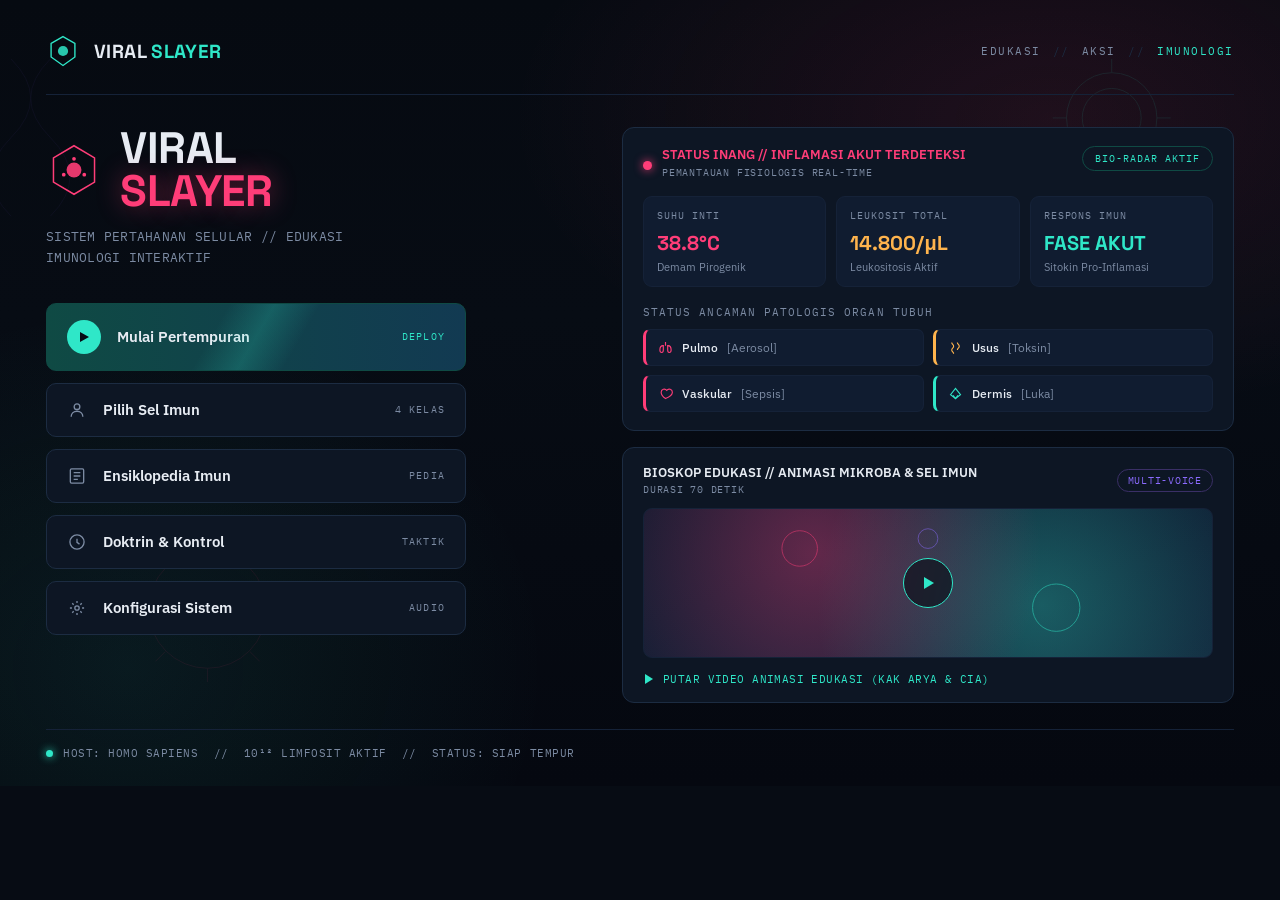
<file: viral_slayer_redesign.html>
<!DOCTYPE html>
<html lang="id">
<head>
<meta charset="UTF-8">
<title>Viral Slayer — Redesign Mockup</title>
<style>
  @import url('https://fonts.googleapis.com/css2?family=Space+Grotesk:wght@400;500;600;700&family=IBM+Plex+Sans:wght@400;500;600&family=IBM+Plex+Mono:wght@500&display=swap');

  :root{
    --bg-deep:#070c14;
    --bg-panel:#0d1624;
    --bg-panel-2:#101c30;
    --line:#1c2c42;
    --line-soft:#152238;
    --text-main:#e7ecf3;
    --text-dim:#7c8ba3;
    --virus-pink:#ff3d78;
    --virus-pink-dim:#7a2140;
    --antibody-cyan:#2fe7c8;
    --antibody-cyan-dim:#0f4a44;
    --alert-amber:#ffb44d;
    --plasma-purple:#8b6bff;
  }

  *{ box-sizing:border-box; margin:0; padding:0; }

  html,body{
    width:100%; height:100%;
    background:var(--bg-deep);
    font-family:'IBM Plex Sans', sans-serif;
    color:var(--text-main);
    overflow:hidden;
  }

  .stage{
    position:relative;
    width:100%;
    min-height:768px;
    background:
      radial-gradient(ellipse 900px 500px at 82% 15%, rgba(255,61,120,0.10), transparent 60%),
      radial-gradient(ellipse 700px 600px at 10% 85%, rgba(47,231,200,0.08), transparent 60%),
      linear-gradient(180deg, #060a11 0%, #070c14 40%, #050810 100%);
    padding:34px 46px 26px;
  }

  /* --- floating pathogen field --- */
  .field{ position:absolute; inset:0; overflow:hidden; z-index:0; pointer-events:none; }
  .field svg{ position:absolute; opacity:0.55; }

  /* --- top bar --- */
  .topbar{
    position:relative; z-index:2;
    display:flex; align-items:center; justify-content:space-between;
    padding-bottom:26px;
    border-bottom:1px solid var(--line-soft);
  }
  .brand{ display:flex; align-items:center; gap:14px; }
  .brand-mark{ width:34px; height:34px; }
  .brand-name{
    font-family:'Space Grotesk', sans-serif;
    font-size:19px; font-weight:700; letter-spacing:0.02em;
  }
  .brand-name b{ color:var(--antibody-cyan); font-weight:700; }

  .nav-strip{ display:flex; align-items:center; gap:0; font-family:'IBM Plex Mono', monospace; font-size:11px; letter-spacing:0.14em; color:var(--text-dim); }
  .nav-strip span.active{ color:var(--antibody-cyan); }
  .nav-strip .sep{ margin:0 12px; color:var(--line); }

  /* --- main layout: keep 2-column arrangement --- */
  .layout{ position:relative; z-index:2; display:grid; grid-template-columns:1fr 1.15fr; gap:44px; padding-top:32px; }

  /* LEFT column */
  .hero-block{ margin-bottom:34px; }
  .hero-icon{ display:flex; align-items:center; gap:18px; margin-bottom:14px; }
  .hero-hex{ width:56px; height:56px; flex-shrink:0; }
  .hero-title{
    font-family:'Space Grotesk', sans-serif;
    font-size:44px; line-height:0.98; font-weight:700; letter-spacing:-0.01em;
  }
  .hero-title .glow{ color:var(--virus-pink); text-shadow:0 0 26px rgba(255,61,120,0.45); }
  .hero-sub{
    margin-top:14px; font-size:13px; color:var(--text-dim); line-height:1.6; max-width:360px;
    font-family:'IBM Plex Mono', monospace; letter-spacing:0.02em;
  }

  .menu{ display:flex; flex-direction:column; gap:12px; max-width:420px; }

  .menu-btn{
    position:relative;
    display:flex; align-items:center; gap:16px;
    padding:16px 20px;
    background:var(--bg-panel);
    border:1px solid var(--line);
    border-radius:10px;
    cursor:pointer;
    overflow:hidden;
  }
  .menu-btn .ic{ width:20px; height:20px; flex-shrink:0; color:var(--text-dim); }
  .menu-btn .label{ flex:1; font-size:14.5px; font-weight:600; }
  .menu-btn .tag{
    font-family:'IBM Plex Mono', monospace; font-size:10px; letter-spacing:0.12em;
    color:var(--text-dim);
  }

  .menu-btn.primary{
    background:linear-gradient(90deg, #0f4a44 0%, #123a52 100%);
    border:1px solid var(--antibody-cyan-dim);
  }
  .menu-btn.primary::before{
    content:""; position:absolute; inset:0;
    background:linear-gradient(120deg, transparent 40%, rgba(47,231,200,0.18) 50%, transparent 60%);
  }
  .menu-btn.primary .ic{ color:var(--antibody-cyan); }
  .menu-btn.primary .tag{ color:var(--antibody-cyan); }
  .menu-btn.primary .play-tri{
    width:34px; height:34px; border-radius:50%;
    background:var(--antibody-cyan); display:flex; align-items:center; justify-content:center;
    flex-shrink:0;
  }

  .host-line{
    margin-top:30px; display:flex; align-items:center; gap:10px;
    font-family:'IBM Plex Mono', monospace; font-size:11px; letter-spacing:0.08em; color:var(--text-dim);
  }
  .dot-live{ width:7px; height:7px; border-radius:50%; background:var(--antibody-cyan); box-shadow:0 0 8px var(--antibody-cyan); }

  /* RIGHT column */
  .right-col{ display:flex; flex-direction:column; gap:16px; }

  .panel{
    background:var(--bg-panel);
    border:1px solid var(--line);
    border-radius:12px;
    padding:18px 20px;
  }

  .status-head{ display:flex; align-items:flex-start; justify-content:space-between; margin-bottom:16px; }
  .status-head .left{ display:flex; align-items:center; gap:10px; }
  .pulse-dot{ width:9px; height:9px; border-radius:50%; background:var(--virus-pink); box-shadow:0 0 10px var(--virus-pink); flex-shrink:0; margin-top:4px; }
  .status-head .title{ font-size:13px; font-weight:600; color:var(--virus-pink); line-height:1.4; }
  .status-head .title small{ display:block; font-family:'IBM Plex Mono', monospace; font-size:10px; color:var(--text-dim); font-weight:400; margin-top:2px; letter-spacing:0.08em; }
  .badge-radar{
    font-family:'IBM Plex Mono', monospace; font-size:10px; letter-spacing:0.1em;
    color:var(--antibody-cyan); border:1px solid var(--antibody-cyan-dim); border-radius:20px;
    padding:5px 12px; white-space:nowrap;
  }

  .vitals-row{ display:grid; grid-template-columns:repeat(3,1fr); gap:10px; }
  .vital{
    background:var(--bg-panel-2); border:1px solid var(--line-soft); border-radius:9px;
    padding:12px 13px;
  }
  .vital .k{ font-family:'IBM Plex Mono', monospace; font-size:9.5px; letter-spacing:0.1em; color:var(--text-dim); margin-bottom:8px; }
  .vital .v{ font-family:'Space Grotesk', sans-serif; font-size:20px; font-weight:700; margin-bottom:4px; }
  .vital.pink .v{ color:var(--virus-pink); }
  .vital .d{ font-size:10.5px; color:var(--text-dim); }

  .threat-title{ font-family:'IBM Plex Mono', monospace; font-size:10.5px; letter-spacing:0.1em; color:var(--text-dim); margin:18px 0 10px; }
  .threat-grid{ display:grid; grid-template-columns:1fr 1fr; gap:9px; }
  .threat{
    display:flex; align-items:center; gap:9px;
    background:var(--bg-panel-2); border:1px solid var(--line-soft); border-left:3px solid var(--line);
    border-radius:7px; padding:10px 12px; font-size:12px; font-weight:500;
  }
  .threat .ic{ width:15px; height:15px; flex-shrink:0; }
  .threat.pulmo{ border-left-color:var(--virus-pink); }
  .threat.pulmo .ic{ color:var(--virus-pink); }
  .threat.usus{ border-left-color:var(--alert-amber); }
  .threat.usus .ic{ color:var(--alert-amber); }
  .threat.vaskular{ border-left-color:var(--virus-pink); }
  .threat.vaskular .ic{ color:var(--virus-pink); }
  .threat.dermis{ border-left-color:var(--antibody-cyan); }
  .threat.dermis .ic{ color:var(--antibody-cyan); }

  /* video panel */
  .video-panel{ padding:0; overflow:hidden; }
  .video-head{ display:flex; align-items:center; justify-content:space-between; padding:16px 20px 12px; }
  .video-head .t{ font-size:12.5px; font-weight:600; }
  .video-head .t small{ display:block; font-family:'IBM Plex Mono', monospace; font-size:9.5px; color:var(--text-dim); font-weight:400; margin-top:3px; letter-spacing:0.08em; }
  .multivoice{
    font-family:'IBM Plex Mono', monospace; font-size:9.5px; letter-spacing:0.08em; color:var(--plasma-purple);
    border:1px solid #3a2f66; border-radius:20px; padding:4px 10px; white-space:nowrap;
  }
  .video-frame{
    position:relative; height:150px; margin:0 20px 14px; border-radius:9px; overflow:hidden;
    background:
      radial-gradient(circle at 30% 30%, rgba(255,61,120,0.35), transparent 55%),
      radial-gradient(circle at 70% 65%, rgba(47,231,200,0.3), transparent 55%),
      linear-gradient(160deg, #0c1a2e, #12233a);
    border:1px solid var(--line-soft);
    display:flex; align-items:center; justify-content:center;
  }
  .play-btn{
    width:50px; height:50px; border-radius:50%;
    background:rgba(7,12,20,0.6); border:1.5px solid var(--antibody-cyan);
    display:flex; align-items:center; justify-content:center;
    backdrop-filter:blur(2px);
  }
  .video-foot{
    display:flex; align-items:center; gap:8px;
    font-family:'IBM Plex Mono', monospace; font-size:10.5px; color:var(--antibody-cyan);
    padding:0 20px 16px; letter-spacing:0.04em;
  }

  /* bottom status bar */
  .bottombar{
    position:relative; z-index:2;
    margin-top:26px; padding-top:16px; border-top:1px solid var(--line-soft);
    display:flex; align-items:center; gap:10px;
    font-family:'IBM Plex Mono', monospace; font-size:10.5px; color:var(--text-dim); letter-spacing:0.05em;
  }
</style>
</head>
<body>
<div class="stage">

  <!-- background pathogen field -->
  <div class="field">
    <svg width="100%" height="100%" viewBox="0 0 1400 800" preserveAspectRatio="xMidYMid slice">
      <g stroke="#2fe7c8" stroke-width="1" fill="none" opacity="0.18">
        <circle cx="1180" cy="120" r="46"/>
        <circle cx="1180" cy="120" r="30"/>
        <line x1="1180" y1="74" x2="1180" y2="60"/>
        <line x1="1180" y1="166" x2="1180" y2="180"/>
        <line x1="1226" y1="120" x2="1240" y2="120"/>
        <line x1="1134" y1="120" x2="1120" y2="120"/>
      </g>
      <g stroke="#ff3d78" stroke-width="1" fill="none" opacity="0.14">
        <circle cx="260" cy="620" r="60"/>
        <path d="M260 560 v-14 M260 680 v14 M320 620 h14 M200 620 h-14 M303 577 l10 -10 M217 663 l-10 10 M303 663 l10 10 M217 577 l-10 -10"/>
      </g>
      <g stroke="#8b6bff" stroke-width="0.8" fill="none" opacity="0.12">
        <path d="M60 60 q40 40 0 80 q-40 40 0 80" />
        <path d="M100 60 q-40 40 0 80 q40 40 0 80" />
      </g>
    </svg>
  </div>

  <!-- TOP BAR -->
  <div class="topbar">
    <div class="brand">
      <svg class="brand-mark" viewBox="0 0 40 40" fill="none">
        <path d="M20 3 L34 11 V27 L20 37 L6 27 V11 Z" stroke="#2fe7c8" stroke-width="1.6"/>
        <circle cx="20" cy="20" r="6" fill="#2fe7c8" opacity="0.85"/>
      </svg>
      <div class="brand-name">VIRAL <b>SLAYER</b></div>
    </div>
    <div class="nav-strip">
      <span>EDUKASI</span><span class="sep">//</span><span>AKSI</span><span class="sep">//</span><span class="active">IMUNOLOGI</span>
    </div>
  </div>

  <!-- MAIN LAYOUT -->
  <div class="layout">

    <!-- LEFT -->
    <div class="left-col">
      <div class="hero-block">
        <div class="hero-icon">
          <svg class="hero-hex" viewBox="0 0 60 60" fill="none">
            <path d="M30 4 L52 17 V43 L30 56 L8 43 V17 Z" stroke="#ff3d78" stroke-width="1.6"/>
            <circle cx="30" cy="30" r="8" fill="#ff3d78" opacity="0.9"/>
            <circle cx="30" cy="18" r="2" fill="#ff3d78"/>
            <circle cx="41" cy="35" r="2" fill="#ff3d78"/>
            <circle cx="19" cy="35" r="2" fill="#ff3d78"/>
          </svg>
          <div class="hero-title">VIRAL<br><span class="glow">SLAYER</span></div>
        </div>
        <div class="hero-sub">
          SISTEM PERTAHANAN SELULAR // EDUKASI IMUNOLOGI INTERAKTIF
        </div>
      </div>

      <div class="menu">
        <div class="menu-btn primary">
          <div class="play-tri">
            <svg width="14" height="14" viewBox="0 0 14 14"><path d="M3 2 L12 7 L3 12 Z" fill="#070c14"/></svg>
          </div>
          <div class="label">Mulai Pertempuran</div>
          <div class="tag">DEPLOY</div>
        </div>

        <div class="menu-btn">
          <svg class="ic" viewBox="0 0 24 24" fill="none" stroke="currentColor" stroke-width="1.6"><circle cx="12" cy="8" r="3.4"/><path d="M5 20c0-4 3.1-6.5 7-6.5S19 16 19 20"/></svg>
          <div class="label">Pilih Sel Imun</div>
          <div class="tag">4 KELAS</div>
        </div>

        <div class="menu-btn">
          <svg class="ic" viewBox="0 0 24 24" fill="none" stroke="currentColor" stroke-width="1.6"><rect x="4" y="3.5" width="16" height="17" rx="1.5"/><path d="M8 8h8M8 12h8M8 16h5"/></svg>
          <div class="label">Ensiklopedia Imun</div>
          <div class="tag">PEDIA</div>
        </div>

        <div class="menu-btn">
          <svg class="ic" viewBox="0 0 24 24" fill="none" stroke="currentColor" stroke-width="1.6"><circle cx="12" cy="12" r="8.5"/><path d="M12 8v4.5l3 2"/></svg>
          <div class="label">Doktrin &amp; Kontrol</div>
          <div class="tag">TAKTIK</div>
        </div>

        <div class="menu-btn">
          <svg class="ic" viewBox="0 0 24 24" fill="none" stroke="currentColor" stroke-width="1.6"><circle cx="12" cy="12" r="2.6"/><path d="M12 3.5v2.4M12 18.1v2.4M20.5 12h-2.4M5.9 12H3.5M17.7 6.3l-1.7 1.7M8 16l-1.7 1.7M17.7 17.7L16 16M8 8 6.3 6.3"/></svg>
          <div class="label">Konfigurasi Sistem</div>
          <div class="tag">AUDIO</div>
        </div>
      </div>
    </div>

    <!-- RIGHT -->
    <div class="right-col">

      <div class="panel">
        <div class="status-head">
          <div class="left">
            <div class="pulse-dot"></div>
            <div class="title">STATUS INANG // INFLAMASI AKUT TERDETEKSI
              <small>PEMANTAUAN FISIOLOGIS REAL-TIME</small>
            </div>
          </div>
          <div class="badge-radar">BIO-RADAR AKTIF</div>
        </div>

        <div class="vitals-row">
          <div class="vital pink">
            <div class="k">SUHU INTI</div>
            <div class="v">38.8°C</div>
            <div class="d">Demam Pirogenik</div>
          </div>
          <div class="vital">
            <div class="k">LEUKOSIT TOTAL</div>
            <div class="v" style="color:var(--alert-amber)">14.800/μL</div>
            <div class="d">Leukositosis Aktif</div>
          </div>
          <div class="vital">
            <div class="k">RESPONS IMUN</div>
            <div class="v" style="color:var(--antibody-cyan)">FASE AKUT</div>
            <div class="d">Sitokin Pro-Inflamasi</div>
          </div>
        </div>

        <div class="threat-title">STATUS ANCAMAN PATOLOGIS ORGAN TUBUH</div>
        <div class="threat-grid">
          <div class="threat pulmo">
            <svg class="ic" viewBox="0 0 24 24" fill="none" stroke="currentColor" stroke-width="1.8"><path d="M12 3v6M8 9c-3 0-5 3-5 7 0 3 1.5 4 3 4s2.5-1.5 2.5-4V9zM16 9c3 0 5 3 5 7 0 3-1.5 4-3 4s-2.5-1.5-2.5-4V9z"/></svg>
            Pulmo <span style="color:var(--text-dim); font-weight:400">[Aerosol]</span>
          </div>
          <div class="threat usus">
            <svg class="ic" viewBox="0 0 24 24" fill="none" stroke="currentColor" stroke-width="1.8"><path d="M6 4c0 3 3 3 3 6s-3 3-3 6 3 3 3 6M15 4c0 3 3 3 3 6s-3 3-3 6"/></svg>
            Usus <span style="color:var(--text-dim); font-weight:400">[Toksin]</span>
          </div>
          <div class="threat vaskular">
            <svg class="ic" viewBox="0 0 24 24" fill="none" stroke="currentColor" stroke-width="1.8"><path d="M12 20s-7-4.4-7-10a5 5 0 0 1 9-3 5 5 0 0 1 9 3c0 5.6-11 10-11 10z"/></svg>
            Vaskular <span style="color:var(--text-dim); font-weight:400">[Sepsis]</span>
          </div>
          <div class="threat dermis">
            <svg class="ic" viewBox="0 0 24 24" fill="none" stroke="currentColor" stroke-width="1.8"><path d="M4 14 12 4l8 10-8 6z"/><path d="M8 15l4 5 4-5"/></svg>
            Dermis <span style="color:var(--text-dim); font-weight:400">[Luka]</span>
          </div>
        </div>
      </div>

      <div class="panel video-panel">
        <div class="video-head">
          <div class="t">BIOSKOP EDUKASI // ANIMASI MIKROBA &amp; SEL IMUN
            <small>DURASI 70 DETIK</small>
          </div>
          <div class="multivoice">MULTI-VOICE</div>
        </div>
        <div class="video-frame">
          <svg width="100%" height="100%" viewBox="0 0 400 150" style="position:absolute; opacity:0.5;">
            <circle cx="70" cy="40" r="18" fill="none" stroke="#ff3d78" stroke-width="1"/>
            <circle cx="330" cy="100" r="24" fill="none" stroke="#2fe7c8" stroke-width="1"/>
            <circle cx="200" cy="30" r="10" fill="none" stroke="#8b6bff" stroke-width="1"/>
          </svg>
          <div class="play-btn">
            <svg width="16" height="16" viewBox="0 0 16 16"><path d="M4 2 L14 8 L4 14 Z" fill="#2fe7c8"/></svg>
          </div>
        </div>
        <div class="video-foot">
          <svg width="12" height="12" viewBox="0 0 12 12"><path d="M2 1 L10 6 L2 11 Z" fill="#2fe7c8"/></svg>
          PUTAR VIDEO ANIMASI EDUKASI (KAK ARYA &amp; CIA)
        </div>
      </div>

    </div>
  </div>

  <div class="bottombar">
    <div class="dot-live"></div>
    HOST: HOMO SAPIENS &nbsp;//&nbsp; 10¹² LIMFOSIT AKTIF &nbsp;//&nbsp; STATUS: SIAP TEMPUR
  </div>

</div>
</body>
</html>
</file>
<file: css/style.css>
/* ==========================================================================
   VIRAL SLAYER - Microscopic Sci-Fi Immune Defense CSS
   Aesthetic: AAA Game Title Menu + Deep Bioluminescent Organics
   ========================================================================== */

:root {
  --bg-dark: #040814;
  --bg-deep: #060c1c;
  --bg-card: rgba(8, 16, 32, 0.78);
  --bg-card-hover: rgba(16, 30, 60, 0.9);
  
  --primary-cyan: #00d2ff;
  --cyan-bright: #3a86ff;
  --cyan-glow: rgba(0, 210, 255, 0.45);
  --accent-magenta: #ff007f;
  --bio-green: #00ff88;
  --green-glow: rgba(0, 255, 136, 0.4);
  --alert-red: #ff3366;
  --energy-amber: #ffaa00;
  
  --text-main: #f0f6fc;
  --text-muted: #8b9eb7;
  --border-glass: rgba(255, 255, 255, 0.08);
  --border-glow: rgba(0, 210, 255, 0.15);

  --font-body: 'Outfit', sans-serif;
  --font-display: 'Rajdhani', sans-serif;
  --font-logo: 'Teko', sans-serif;
}

* {
  box-sizing: border-box;
  margin: 0;
  padding: 0;
  user-select: none;
}

html, body {
  width: 100%;
  height: 100%;
  overflow: hidden;
  background-color: var(--bg-dark);
  font-family: var(--font-body);
  color: var(--text-main);
}

#game-container {
  position: relative;
  width: 100vw;
  height: 100vh;
  overflow: hidden;
}

canvas#gameCanvas {
  position: absolute;
  top: 0;
  left: 0;
  width: 100%;
  height: 100%;
  z-index: 1;
  display: block;
}

/* ==========================================================================
   FULLSCREEN AAA MAIN MENU (SCREENSHOT 2 REPLICA)
   ========================================================================== */

.screen-overlay {
  position: absolute;
  top: 0;
  left: 0;
  width: 100%;
  height: 100%;
  z-index: 10;
  display: flex;
  justify-content: center;
  align-items: center;
  transition: opacity 0.4s cubic-bezier(0.16, 1, 0.3, 1), visibility 0.4s cubic-bezier(0.16, 1, 0.3, 1);
  transform-origin: center;
}

.screen-overlay:not(#main-menu) {
  background: rgba(2, 6, 16, 0.85);
  backdrop-filter: blur(14px);
  -webkit-backdrop-filter: blur(14px);
  padding: 20px 16px;
  box-sizing: border-box;
  overflow-y: auto;
  overflow-x: hidden;
  display: flex;
  justify-content: center;
  align-items: flex-start; /* CRITICAL: Prevents top edge clipping on smaller viewports */
}

.screen-overlay:not(#main-menu) > .modal-content,
.screen-overlay:not(#main-menu) > .bio-terminal-wrapper {
  margin: 4vh auto;
  flex-shrink: 0;
}

.screen-overlay:not(.hidden) > .modal-content,
.screen-overlay:not(.hidden) > .bio-terminal-wrapper {
  animation: modalPopIn 0.45s cubic-bezier(0.16, 1, 0.3, 1) forwards;
}

@keyframes modalPopIn {
  0% { transform: scale(0.97) translateY(8px); opacity: 0; filter: blur(4px); }
  100% { transform: scale(1) translateY(0); opacity: 1; filter: blur(0); }
}

.screen-overlay.hidden,
.device-mode-overlay.hidden {
  display: none !important;
  opacity: 0 !important;
  visibility: hidden !important;
  pointer-events: none !important;
}

/* ==========================================================================
   MAIN MENU (REDESIGN MOCKUP THEME)
   ========================================================================== */
:root {
  --bg-deep: #070c14;
  --bg-panel: #0d1624;
  --bg-panel-2: #101c30;
  --line: #1c2c42;
  --line-soft: #152238;
  --text-main: #e7ecf3;
  --text-dim: #7c8ba3;
  --virus-pink: #ff3d78;
  --virus-pink-dim: #7a2140;
  --antibody-cyan: #2fe7c8;
  --antibody-cyan-dim: #0f4a44;
  --alert-amber: #ffb44d;
  --plasma-purple: #8b6bff;
}

#main-menu.full-screen-theme {
  position: absolute;
  inset: 0;
  width: 100%;
  height: 100%;
  height: 100vh;
  height: 100dvh;
  box-sizing: border-box;
  background:
    radial-gradient(ellipse 900px 500px at 82% 15%, rgba(255,61,120,0.10), transparent 60%),
    radial-gradient(ellipse 700px 600px at 10% 85%, rgba(47,231,200,0.08), transparent 60%),
    linear-gradient(180deg, #060a11 0%, #070c14 40%, #050810 100%);
  padding: clamp(16px, 2.8vh, 32px) clamp(36px, 5.5vw, 84px) clamp(14px, 2.2vh, 24px);
  display: flex;
  flex-direction: column;
  justify-content: space-between;
  align-items: stretch;
  overflow: hidden;
  font-family: 'IBM Plex Sans', sans-serif;
  color: var(--text-main);
  z-index: 10;
}

/* Floating Pathogen Field */
#main-menu .field {
  position: absolute;
  inset: 0;
  overflow: hidden;
  z-index: 0;
  pointer-events: none;
}
#main-menu .field .menu-bio-canvas {
  position: absolute;
  top: 0;
  left: 0;
  width: 100%;
  height: 100%;
  display: block;
  pointer-events: none;
}

/* Top Bar - Spans full width from left to right */
#main-menu .topbar {
  width: 100%;
  position: relative;
  z-index: 2;
  display: flex;
  align-items: center;
  justify-content: space-between;
  padding-bottom: clamp(12px, 1.8vh, 18px);
  border-bottom: 1px solid var(--line-soft);
}
#main-menu .brand {
  display: flex;
  align-items: center;
  gap: 14px;
}
#main-menu .brand-mark {
  width: 34px;
  height: 34px;
  flex-shrink: 0;
}
#main-menu .brand-name {
  font-family: 'Space Grotesk', sans-serif;
  font-size: clamp(17px, 2.2vh, 20px);
  font-weight: 700;
  letter-spacing: 0.02em;
  color: var(--text-main);
}
#main-menu .brand-name b {
  color: var(--antibody-cyan);
  font-weight: 700;
}

#main-menu .nav-strip {
  display: flex;
  align-items: center;
  gap: 0;
  font-family: 'IBM Plex Mono', monospace;
  font-size: clamp(10.5px, 1.3vh, 11.5px);
  letter-spacing: 0.14em;
  color: var(--text-dim);
}
#main-menu .nav-strip span.active {
  color: var(--antibody-cyan);
}
#main-menu .nav-strip .sep {
  margin: 0 12px;
  color: var(--line);
}

/* Main Layout Grid - Aligned heights across left and right */
#main-menu .layout {
  width: 100%;
  position: relative;
  z-index: 2;
  display: grid;
  grid-template-columns: minmax(420px, 1fr) minmax(520px, 1.25fr);
  gap: clamp(40px, 6vw, 90px);
  padding: clamp(14px, 2.2vh, 26px) 0;
  align-items: start;
  flex: 1;
}

/* Left Column */
#main-menu .left-col {
  width: 100%;
  max-width: 500px;
}
#main-menu .hero-block {
  margin-bottom: clamp(16px, 2.4vh, 24px);
}
#main-menu .hero-icon {
  display: flex;
  align-items: center;
  gap: 18px;
  margin-bottom: 8px;
}
#main-menu .hero-hex {
  width: 52px;
  height: 52px;
  flex-shrink: 0;
  filter: drop-shadow(0 0 14px rgba(255, 61, 120, 0.45));
}
#main-menu .hero-title {
  font-family: 'Space Grotesk', sans-serif;
  font-size: clamp(36px, 4.5vh, 44px);
  line-height: 0.98;
  font-weight: 700;
  letter-spacing: -0.01em;
  color: #ffffff;
}
#main-menu .hero-title .glow {
  color: var(--virus-pink);
  text-shadow: 0 0 26px rgba(255,61,120,0.45);
}
#main-menu .hero-sub {
  margin-top: 8px;
  font-size: clamp(11.5px, 1.4vh, 12.5px);
  color: var(--text-dim);
  line-height: 1.5;
  max-width: 440px;
  font-family: 'IBM Plex Mono', monospace;
  letter-spacing: 0.02em;
}

#main-menu .menu {
  display: flex;
  flex-direction: column;
  gap: clamp(9px, 1.3vh, 12px);
  max-width: 480px;
  width: 100%;
}

#main-menu .menu-btn {
  position: relative;
  display: flex;
  align-items: center;
  gap: 16px;
  padding: clamp(12px, 1.6vh, 15px) clamp(18px, 2vw, 24px);
  background: var(--bg-panel);
  border: 1px solid var(--line);
  border-radius: 10px;
  cursor: pointer;
  overflow: hidden;
  color: var(--text-main);
  text-align: left;
  user-select: none;
  font-family: 'IBM Plex Sans', sans-serif;
  transition: transform 0.2s cubic-bezier(0.16, 1, 0.3, 1), border-color 0.2s ease, box-shadow 0.2s ease, background 0.2s ease;
}
#main-menu .menu-btn:hover {
  transform: translateX(6px);
  border-color: rgba(47, 231, 200, 0.4);
  box-shadow: 0 4px 20px rgba(0, 0, 0, 0.4);
}
#main-menu .menu-btn:active {
  transform: translateX(3px) scale(0.99);
}

#main-menu .menu-btn .ic {
  width: 20px;
  height: 20px;
  flex-shrink: 0;
  color: var(--text-dim);
  transition: color 0.2s ease;
}
#main-menu .menu-btn:hover .ic {
  color: var(--antibody-cyan);
}
#main-menu .menu-btn .label {
  flex: 1;
  font-size: clamp(14px, 1.6vh, 15px);
  font-weight: 600;
  color: var(--text-main);
}
#main-menu .menu-btn .tag {
  font-family: 'IBM Plex Mono', monospace;
  font-size: 10.5px;
  letter-spacing: 0.12em;
  color: var(--text-dim);
}

#main-menu .menu-btn.primary {
  background: linear-gradient(90deg, #0f4a44 0%, #123a52 100%);
  border: 1px solid var(--antibody-cyan-dim);
  box-shadow: 0 4px 20px rgba(47, 231, 200, 0.15);
}
#main-menu .menu-btn.primary::before {
  content: "";
  position: absolute;
  inset: 0;
  background: linear-gradient(120deg, transparent 40%, rgba(47,231,200,0.18) 50%, transparent 60%);
  pointer-events: none;
}
#main-menu .menu-btn.primary:hover {
  transform: translateX(6px) scale(1.02);
  border-color: var(--antibody-cyan);
  box-shadow: 0 6px 25px rgba(47, 231, 200, 0.3);
}
#main-menu .menu-btn.primary .ic {
  color: var(--antibody-cyan);
}
#main-menu .menu-btn.primary .tag {
  color: var(--antibody-cyan);
  font-weight: 600;
}
#main-menu .menu-btn.primary .play-tri {
  width: 32px;
  height: 32px;
  border-radius: 50%;
  background: var(--antibody-cyan);
  display: flex;
  align-items: center;
  justify-content: center;
  flex-shrink: 0;
  box-shadow: 0 0 12px var(--antibody-cyan);
  transition: transform 0.2s ease;
}
#main-menu .menu-btn.primary:hover .play-tri {
  transform: scale(1.1);
}

/* RIGHT COLUMN - Sits cleanly aligned with the left column */
#main-menu .right-col {
  display: flex;
  flex-direction: column;
  gap: clamp(12px, 1.8vh, 16px);
  width: 100%;
  max-width: 620px;
  justify-self: end;
}

#main-menu .panel {
  background: var(--bg-panel);
  border: 1px solid var(--line);
  border-radius: 12px;
  padding: clamp(14px, 2vh, 18px) clamp(18px, 2vw, 24px);
  box-shadow: 0 8px 30px rgba(0, 0, 0, 0.35);
}

#main-menu .status-head {
  display: flex;
  align-items: flex-start;
  justify-content: space-between;
  margin-bottom: clamp(10px, 1.4vh, 14px);
}
#main-menu .status-head .left {
  display: flex;
  align-items: center;
  gap: 10px;
}

@keyframes pulseDotAnim {
  0% { transform: scale(0.9); opacity: 0.8; box-shadow: 0 0 4px var(--virus-pink); }
  50% { transform: scale(1.15); opacity: 1; box-shadow: 0 0 14px var(--virus-pink); }
  100% { transform: scale(0.9); opacity: 0.8; box-shadow: 0 0 4px var(--virus-pink); }
}
#main-menu .pulse-dot {
  width: 8px;
  height: 8px;
  border-radius: 50%;
  background: var(--virus-pink);
  flex-shrink: 0;
  margin-top: 3px;
  animation: pulseDotAnim 1.8s infinite ease-in-out;
}

#main-menu .status-head .title {
  font-size: clamp(12.5px, 1.5vh, 13.5px);
  font-weight: 600;
  color: var(--virus-pink);
  line-height: 1.35;
}
#main-menu .status-head .title small {
  display: block;
  font-family: 'IBM Plex Mono', monospace;
  font-size: 9.5px;
  color: var(--text-dim);
  font-weight: 400;
  margin-top: 2px;
  letter-spacing: 0.08em;
}
#main-menu .badge-radar {
  font-family: 'IBM Plex Mono', monospace;
  font-size: 10px;
  letter-spacing: 0.1em;
  color: var(--antibody-cyan);
  border: 1px solid var(--antibody-cyan-dim);
  border-radius: 20px;
  padding: 4px 11px;
  white-space: nowrap;
}

#main-menu .vitals-row {
  display: grid;
  grid-template-columns: repeat(3, 1fr);
  gap: 10px;
}
#main-menu .vital {
  background: var(--bg-panel-2);
  border: 1px solid var(--line-soft);
  border-radius: 8px;
  padding: clamp(9px, 1.2vh, 12px) 12px;
}
#main-menu .vital .k {
  font-family: 'IBM Plex Mono', monospace;
  font-size: 9px;
  letter-spacing: 0.1em;
  color: var(--text-dim);
  margin-bottom: 4px;
}
#main-menu .vital .v {
  font-family: 'Space Grotesk', sans-serif;
  font-size: clamp(17px, 2.3vh, 20px);
  font-weight: 700;
  margin-bottom: 2px;
  color: #ffffff;
}
#main-menu .vital.pink .v {
  color: var(--virus-pink);
}
#main-menu .vital .d {
  font-size: 10.5px;
  color: var(--text-dim);
}

#main-menu .threat-title {
  font-family: 'IBM Plex Mono', monospace;
  font-size: 10px;
  letter-spacing: 0.1em;
  color: var(--text-dim);
  margin: 12px 0 8px;
}
#main-menu .threat-grid {
  display: grid;
  grid-template-columns: 1fr 1fr;
  gap: 8px;
}
#main-menu .threat {
  display: flex;
  align-items: center;
  gap: 9px;
  background: var(--bg-panel-2);
  border: 1px solid var(--line-soft);
  border-left: 3px solid var(--line);
  border-radius: 7px;
  padding: 8px 12px;
  font-size: 12px;
  font-weight: 500;
  transition: transform 0.2s ease, border-color 0.2s ease;
}
#main-menu .threat:hover {
  transform: translateY(-2px);
}
#main-menu .threat .ic {
  width: 15px;
  height: 15px;
  flex-shrink: 0;
}
#main-menu .threat.pulmo { border-left-color: var(--virus-pink); }
#main-menu .threat.pulmo .ic { color: var(--virus-pink); }
#main-menu .threat.usus { border-left-color: var(--alert-amber); }
#main-menu .threat.usus .ic { color: var(--alert-amber); }
#main-menu .threat.vaskular { border-left-color: var(--virus-pink); }
#main-menu .threat.vaskular .ic { color: var(--virus-pink); }
#main-menu .threat.dermis { border-left-color: var(--antibody-cyan); }
#main-menu .threat.dermis .ic { color: var(--antibody-cyan); }

/* Video Panel */
#main-menu .video-panel {
  padding: 0;
  overflow: hidden;
  transition: transform 0.2s ease, border-color 0.2s ease, box-shadow 0.2s ease;
}
#main-menu .video-panel:hover {
  border-color: rgba(47, 231, 200, 0.4);
  box-shadow: 0 4px 25px rgba(47, 231, 200, 0.15);
}
#main-menu .video-head {
  display: flex;
  align-items: center;
  justify-content: space-between;
  padding: 12px 20px 8px;
}
#main-menu .video-head .t {
  font-size: 12.5px;
  font-weight: 600;
}
#main-menu .video-head .t small {
  display: block;
  font-family: 'IBM Plex Mono', monospace;
  font-size: 9.5px;
  color: var(--text-dim);
  font-weight: 400;
  margin-top: 2px;
  letter-spacing: 0.08em;
}
#main-menu .multivoice {
  font-family: 'IBM Plex Mono', monospace;
  font-size: 9.5px;
  letter-spacing: 0.08em;
  color: var(--plasma-purple);
  border: 1px solid #3a2f66;
  border-radius: 20px;
  padding: 3px 10px;
  white-space: nowrap;
}
#main-menu .video-frame {
  position: relative;
  height: clamp(105px, 14vh, 135px);
  margin: 0 20px 10px;
  border-radius: 9px;
  overflow: hidden;
  background:
    radial-gradient(circle at 30% 30%, rgba(255,61,120,0.35), transparent 55%),
    radial-gradient(circle at 70% 65%, rgba(47,231,200,0.3), transparent 55%),
    linear-gradient(160deg, #0c1a2e, #12233a);
  border: 1px solid var(--line-soft);
  display: flex;
  align-items: center;
  justify-content: center;
}
#main-menu .play-btn {
  width: 44px;
  height: 44px;
  border-radius: 50%;
  background: rgba(7,12,20,0.6);
  border: 1.5px solid var(--antibody-cyan);
  display: flex;
  align-items: center;
  justify-content: center;
  backdrop-filter: blur(2px);
  box-shadow: 0 0 16px rgba(47, 231, 200, 0.3);
  transition: transform 0.25s cubic-bezier(0.16, 1, 0.3, 1), box-shadow 0.2s ease;
}
#main-menu .video-panel:hover .play-btn {
  transform: scale(1.1);
  box-shadow: 0 0 22px var(--antibody-cyan);
}
#main-menu .video-foot {
  display: flex;
  align-items: center;
  gap: 8px;
  font-family: 'IBM Plex Mono', monospace;
  font-size: 10.5px;
  color: var(--antibody-cyan);
  padding: 0 20px 14px;
  letter-spacing: 0.04em;
}

/* Bottom Bar - Spans full width */
#main-menu .bottombar {
  width: 100%;
  position: relative;
  z-index: 2;
  margin-top: 0;
  padding-top: 12px;
  border-top: 1px solid var(--line-soft);
  display: flex;
  align-items: center;
  gap: 10px;
  font-family: 'IBM Plex Mono', monospace;
  font-size: 10.5px;
  color: var(--text-dim);
  letter-spacing: 0.05em;
}
#main-menu .dot-live {
  width: 6px;
  height: 6px;
  border-radius: 50%;
  background: var(--antibody-cyan);
  animation: liveDotAnim 2s infinite ease-in-out;
}

/* ==========================================================================
   GLASSMORPHIC CARDS & MODAL SHELLS
   ========================================================================== */

.glass-card {
  background: rgba(6, 12, 24, 0.78);
  backdrop-filter: blur(24px);
  -webkit-backdrop-filter: blur(24px);
  border: 1px solid rgba(0, 242, 254, 0.22);
  box-shadow: 0 24px 60px rgba(0, 0, 0, 0.85), 0 0 35px rgba(0, 242, 254, 0.08), inset 0 0 1px rgba(255, 255, 255, 0.15);
  border-radius: 18px;
  padding: 26px 28px;
  position: relative;
  overflow: hidden;
}

.glass-card::before {
  content: '';
  position: absolute;
  top: 0;
  left: 0;
  right: 0;
  height: 2px;
  background: linear-gradient(90deg, transparent, var(--primary-cyan), transparent);
}

/* Modal Content Scrollers & Standard Layouts */
.modal-content {
  position: relative;
  box-sizing: border-box;
  max-height: 88vh;
  overflow-y: auto;
  scrollbar-width: thin;
  scrollbar-color: rgba(0, 242, 254, 0.35) rgba(0, 0, 0, 0.25);
}

.modal-content::-webkit-scrollbar {
  width: 6px;
}
.modal-content::-webkit-scrollbar-track {
  background: rgba(0, 0, 0, 0.25);
  border-radius: 4px;
}
.modal-content::-webkit-scrollbar-thumb {
  background: rgba(0, 242, 254, 0.35);
  border-radius: 4px;
}
.modal-content::-webkit-scrollbar-thumb:hover {
  background: rgba(0, 242, 254, 0.65);
}

/* Modal Sizing Tiers */
.modal-compact {
  max-width: 520px !important;
  width: min(520px, 92vw) !important;
  padding: 24px 28px !important;
}

.modal-standard {
  max-width: 780px !important;
  width: min(780px, 92vw) !important;
  padding: 24px 28px !important;
}

.modal-wide {
  max-width: 1060px !important;
  width: min(1060px, 94vw) !important;
  padding: 24px 28px !important;
}

/* Standard Header Split Layout */
.header-split {
  display: flex;
  justify-content: space-between;
  align-items: flex-start;
  width: 100%;
  gap: 16px;
  margin-bottom: 12px;
}

.header-split-text {
  display: flex;
  flex-direction: column;
  gap: 4px;
  text-align: left;
  flex: 1;
}

.header-split-text h2 {
  margin: 0;
  line-height: 1.25;
}

.header-split-text p {
  margin: 0;
  font-size: 13px;
  color: var(--text-muted);
}

.modal-subtitle-tag {
  font-family: var(--font-display);
  font-size: 10.5px;
  font-weight: 700;
  letter-spacing: 1.5px;
  color: var(--primary-cyan);
  text-transform: uppercase;
}

/* ==========================================================================
   BUTTONS
   ========================================================================== */

button {
  font-family: var(--font-display);
  font-size: 15px;
  font-weight: 700;
  letter-spacing: 1px;
  text-transform: capitalize;
  border-radius: 8px;
  padding: 12px 24px;
  cursor: pointer;
  transition: all 0.3s cubic-bezier(0.16, 1, 0.3, 1);
  border: none;
  display: inline-flex;
  align-items: center;
  justify-content: center;
  gap: 10px;
}

.btn-primary {
  background: linear-gradient(135deg, #00b4d8 0%, #0077b6 100%);
  color: #ffffff;
  box-shadow: 0 4px 18px rgba(0, 180, 216, 0.3);
  border: 1px solid rgba(255, 255, 255, 0.2);
}

.btn-primary:hover:not(:disabled) {
  background: linear-gradient(135deg, #00f2fe 0%, #0096c7 100%);
  box-shadow: 0 6px 25px rgba(0, 242, 254, 0.5);
  transform: translateY(-2px);
}

.btn-primary:disabled {
  opacity: 0.45;
  cursor: not-allowed;
  filter: grayscale(0.8);
}

.btn-secondary {
  background: rgba(255, 255, 255, 0.05);
  color: var(--text-main);
  border: 1px solid var(--border-glass);
}

.btn-secondary:hover {
  background: rgba(255, 255, 255, 0.12);
  border-color: var(--primary-cyan);
  color: #fff;
  transform: translateY(-2px);
}

.btn-outline {
  background: transparent;
  color: var(--text-muted);
  border: 1px solid rgba(255, 255, 255, 0.15);
}

.btn-outline:hover {
  color: #fff;
  border-color: rgba(255, 255, 255, 0.4);
}

.glow-btn {
  position: relative;
  overflow: hidden;
}

.btn-icon-close,
.terminal-close-btn {
  width: 38px !important;
  height: 38px !important;
  min-width: 38px !important;
  min-height: 38px !important;
  padding: 0 !important;
  border-radius: 50% !important;
  background: rgba(255, 255, 255, 0.08) !important;
  border: 1px solid rgba(255, 255, 255, 0.18) !important;
  color: #c0d4ed !important;
  font-family: var(--font-display, 'Rajdhani', sans-serif) !important;
  font-size: 16px !important;
  font-weight: 700 !important;
  line-height: 1 !important;
  cursor: pointer !important;
  display: inline-flex !important;
  align-items: center !important;
  justify-content: center !important;
  flex-shrink: 0 !important;
  transition: all 0.25s cubic-bezier(0.16, 1, 0.3, 1) !important;
  outline: none !important;
  box-shadow: 0 3px 10px rgba(0, 0, 0, 0.4) !important;
}

.btn-icon-close:hover,
.terminal-close-btn:hover {
  background: rgba(255, 71, 87, 0.25) !important;
  border-color: #ff4757 !important;
  color: #ffffff !important;
  box-shadow: 0 0 18px rgba(255, 71, 87, 0.6) !important;
  transform: scale(1.1) rotate(90deg) !important;
}

.btn-icon-close:active,
.terminal-close-btn:active {
  transform: scale(0.95) rotate(90deg) !important;
}

.btn-audio-toggle {
  position: absolute;
  bottom: 24px;
  right: 24px;
  z-index: 25;
  background: rgba(13, 24, 48, 0.85);
  border: 1px solid var(--border-glass);
  width: 44px;
  height: 44px;
  padding: 0;
  border-radius: 50%;
  box-shadow: 0 4px 15px rgba(0, 0, 0, 0.5);
  font-size: 20px;
}

.btn-audio-toggle:hover {
  border-color: var(--primary-cyan);
  transform: scale(1.08);
}

/* ==========================================================================
   IN-GAME HUD
   ========================================================================== */

.hud-overlay {
  position: absolute;
  top: 0;
  left: 0;
  width: 100%;
  height: 100%;
  z-index: 5;
  pointer-events: none;
  padding: 20px;
  display: flex;
  flex-direction: column;
  justify-content: space-between;
}

.hud-overlay.hidden {
  display: none;
}

.hud-panel {
  pointer-events: auto;
  background: rgba(8, 16, 32, 0.78);
  backdrop-filter: blur(8px);
  border: 1px solid var(--border-glass);
  border-radius: 12px;
  padding: 8px 12px;
  box-shadow: 0 8px 24px rgba(0, 0, 0, 0.55);
  transform: scale(0.9);
}

/* Top Left: Vitals */
.vitals-panel {
  position: absolute;
  top: 20px;
  left: 20px;
  min-width: 320px;
  display: flex;
  flex-direction: column;
  gap: 8px;
}

.character-badge {
  display: flex;
  align-items: center;
  gap: 14px;
}

.cell-avatar {
  width: 48px;
  height: 48px;
  border-radius: 50%;
  border: 2px solid var(--primary-cyan);
  box-shadow: 0 0 12px var(--cyan-glow);
  display: flex;
  align-items: center;
  justify-content: center;
  font-size: 26px;
  background: radial-gradient(circle, rgba(0, 242, 254, 0.2), rgba(0, 0, 0, 0.4));
}

.vitals-info {
  flex: 1;
  display: flex;
  flex-direction: column;
  gap: 6px;
}

.cell-title-row {
  display: flex;
  justify-content: space-between;
  align-items: center;
}

.cell-name {
  font-family: var(--font-display);
  font-size: 18px;
  font-weight: 700;
  letter-spacing: 1px;
}

.cell-lvl-badge {
  font-size: 11px;
  font-weight: 700;
  background: rgba(0, 255, 136, 0.15);
  color: var(--bio-green);
  border: 1px solid rgba(0, 255, 136, 0.4);
  padding: 2px 8px;
  border-radius: 10px;
}

.bar-container {
  position: relative;
  height: 12px;
  background: rgba(255, 255, 255, 0.08);
  border-radius: 6px;
  overflow: hidden;
  border: 1px solid rgba(255, 255, 255, 0.1);
}

.bar-fill {
  height: 100%;
  transition: width 0.2s cubic-bezier(0.16, 1, 0.3, 1);
}

.hp-fill {
  background: linear-gradient(90deg, #ff007f, #ff3366);
  box-shadow: 0 0 8px rgba(255, 0, 127, 0.4);
}

.atp-fill {
  background: linear-gradient(90deg, #ff9e00, #ffaa00);
  box-shadow: 0 0 8px rgba(255, 170, 0, 0.4);
}

.bar-label {
  position: absolute;
  top: 50%;
  left: 50%;
  transform: translate(-50%, -50%);
  font-size: 9px;
  font-weight: 700;
  letter-spacing: 0.5px;
  color: #fff;
  text-shadow: 0 1px 2px rgba(0, 0, 0, 0.8);
}

.cytokine-exp-container {
  position: relative;
  height: 6px;
  background: rgba(0, 0, 0, 0.4);
  border-radius: 3px;
  overflow: hidden;
  margin-top: 4px;
}

.exp-bar-fill {
  height: 100%;
  background: linear-gradient(90deg, #00f2fe, #4facfe);
  box-shadow: 0 0 6px var(--cyan-glow);
  transition: width 0.3s ease;
}

.exp-text {
  font-size: 10px;
  color: var(--text-muted);
  display: block;
  margin-top: 3px;
  text-align: right;
}

/* Top Center: Organ Status */
.organ-panel {
  position: absolute;
  top: 20px;
  left: 50%;
  transform: translateX(-50%);
  min-width: 300px;
  text-align: center;
  display: flex;
  flex-direction: column;
  gap: 6px;
}

.organ-header {
  display: flex;
  align-items: center;
  justify-content: center;
  gap: 8px;
  font-family: var(--font-display);
  font-size: 17px;
  font-weight: 700;
  letter-spacing: 1px;
}

.organ-integrity-wrap {
  height: 14px;
}

.organ-integrity-fill {
  background: linear-gradient(90deg, #00ff88, #00c466);
  box-shadow: 0 0 10px var(--green-glow);
  transition: width 0.3s ease, background 0.3s ease;
}

.organ-integrity-fill.warning {
  background: linear-gradient(90deg, #ffaa00, #ff7700);
}

.organ-integrity-fill.danger {
  background: linear-gradient(90deg, #ff3366, #b00020);
  animation: pulseAlarm 0.8s infinite alternate;
}

.wave-info-badge {
  display: flex;
  justify-content: space-between;
  font-size: 12px;
  color: var(--text-muted);
  font-family: var(--font-display);
  font-weight: 600;
  letter-spacing: 1px;
}

.wave-label {
  color: var(--primary-cyan);
}

/* ==========================================================================
   PROGRES STERILISASI & TANDA MAU MENANG (VICTORY PROXIMITY)
   ========================================================================== */

.mission-clearance-wrap {
  display: flex;
  flex-direction: column;
  gap: 4px;
  background: rgba(0, 0, 0, 0.35);
  border: 1px solid rgba(255, 255, 255, 0.08);
  border-radius: 8px;
  padding: 6px 10px;
  margin-top: 2px;
}

.clearance-meta-row {
  display: flex;
  justify-content: space-between;
  align-items: center;
  font-family: var(--font-display);
  font-size: 11px;
  font-weight: 700;
  letter-spacing: 0.8px;
}

.clearance-label {
  color: #94b2d6;
  text-transform: uppercase;
}

.clearance-percent {
  color: var(--bio-green);
  font-size: 12px;
  font-weight: 800;
  text-shadow: 0 0 8px rgba(0, 255, 136, 0.4);
}

.clearance-bar-track {
  height: 6px;
  background: rgba(255, 255, 255, 0.08);
  border-radius: 3px;
  overflow: hidden;
  position: relative;
  border: 1px solid rgba(255, 255, 255, 0.05);
}

.clearance-bar-fill {
  height: 100%;
  background: linear-gradient(90deg, #00f2fe, #00ff88, #ffd700);
  box-shadow: 0 0 10px rgba(0, 242, 254, 0.5);
  border-radius: 3px;
  transition: width 0.35s cubic-bezier(0.16, 1, 0.3, 1);
}

/* Tanda Mau Menang: Pulsing Golden Badge */
.impending-victory-badge {
  display: flex;
  align-items: center;
  justify-content: center;
  gap: 7px;
  background: linear-gradient(90deg, rgba(255, 183, 3, 0.22), rgba(255, 215, 0, 0.35));
  border: 1px solid #ffd700;
  box-shadow: 0 0 14px rgba(255, 215, 0, 0.45);
  border-radius: 6px;
  padding: 4px 8px;
  font-family: var(--font-display);
  font-size: 11px;
  font-weight: 800;
  letter-spacing: 1px;
  color: #fff;
  text-shadow: 0 0 6px rgba(255, 215, 0, 0.8);
  animation: pulseGold 1.2s infinite alternate ease-in-out;
  margin-top: 3px;
}

.impending-victory-badge.hidden {
  display: none !important;
}

@keyframes pulseGold {
  from {
    box-shadow: 0 0 8px rgba(255, 215, 0, 0.3);
    border-color: rgba(255, 215, 0, 0.6);
  }
  to {
    box-shadow: 0 0 20px rgba(255, 215, 0, 0.85);
    border-color: #ffffff;
    transform: scale(1.02);
  }
}

.pulse-beacon-gold {
  width: 8px;
  height: 8px;
  background: #ffd700;
  border-radius: 50%;
  box-shadow: 0 0 10px #ffd700;
  animation: blinkBeacon 0.7s infinite alternate;
}

/* In-Game Celebratory Victory Cleansing Overlay */
.hud-victory-banner {
  position: absolute;
  top: 38%;
  left: 50%;
  transform: translate(-50%, -50%);
  pointer-events: none;
  z-index: 50;
  animation: victoryBannerPop 0.6s cubic-bezier(0.16, 1, 0.3, 1) forwards;
}

.hud-victory-banner.hidden {
  display: none !important;
}

@keyframes victoryBannerPop {
  0% {
    opacity: 0;
    transform: translate(-50%, -40%) scale(0.7);
  }
  100% {
    opacity: 1;
    transform: translate(-50%, -50%) scale(1);
  }
}

.victory-banner-box {
  background: rgba(4, 12, 28, 0.92);
  backdrop-filter: blur(16px);
  -webkit-backdrop-filter: blur(16px);
  border: 2px solid #ffd700;
  box-shadow: 0 0 45px rgba(255, 215, 0, 0.6), inset 0 0 20px rgba(255, 215, 0, 0.2);
  border-radius: 18px;
  padding: 24px 38px;
  text-align: center;
  display: flex;
  flex-direction: column;
  align-items: center;
  gap: 8px;
  max-width: 580px;
}

.victory-banner-badge {
  font-family: var(--font-display);
  font-size: 13px;
  font-weight: 800;
  letter-spacing: 2.5px;
  color: #ffd700;
  background: rgba(255, 215, 0, 0.15);
  border: 1px solid rgba(255, 215, 0, 0.5);
  border-radius: 20px;
  padding: 4px 16px;
  text-shadow: 0 0 10px rgba(255, 215, 0, 0.7);
}

.victory-banner-title {
  font-family: var(--font-display);
  font-size: 28px;
  font-weight: 900;
  letter-spacing: 1.5px;
  color: #ffffff;
  margin: 0;
  text-shadow: 0 0 18px rgba(0, 242, 254, 0.6);
}

.victory-banner-sub {
  font-size: 13px;
  color: #b0cce8;
  margin: 0;
}

/* Swarm Banner */
.hud-swarm-banner {
  position: absolute;
  top: 25%;
  left: 50%;
  transform: translate(-50%, -50%);
  background: rgba(20, 4, 8, 0.88);
  border: 1px solid #ff3366;
  box-shadow: 0 0 25px rgba(255, 51, 102, 0.6);
  border-radius: 12px;
  padding: 10px 20px;
  display: flex;
  align-items: center;
  gap: 10px;
  font-family: var(--font-display);
  font-size: 14px;
  font-weight: 800;
  letter-spacing: 1.5px;
  color: #fff;
  z-index: 40;
}

.hud-swarm-banner.hidden {
  display: none !important;
}

.pulse-beacon-red {
  width: 10px;
  height: 10px;
  background: #ff3366;
  border-radius: 50%;
  box-shadow: 0 0 10px #ff3366;
  animation: blinkBeacon 0.5s infinite alternate;
}

/* Tactical Bio-Sensor Legend */
.hud-bio-sensor {
  display: flex;
  align-items: center;
  justify-content: center;
  gap: 8px;
  margin-top: 5px;
  font-family: var(--font-display);
  font-size: 10.5px;
  font-weight: 700;
  letter-spacing: 0.5px;
}

.bio-sensor-pill {
  display: inline-flex;
  align-items: center;
  gap: 5px;
  padding: 3px 8px;
  border-radius: 12px;
  background: rgba(10, 15, 28, 0.75);
  backdrop-filter: blur(6px);
  border: 1px solid rgba(255, 255, 255, 0.12);
  user-select: none;
  transition: transform 0.2s ease, border-color 0.2s ease, box-shadow 0.2s ease;
}

.bio-sensor-pill:hover {
  transform: translateY(-1px);
}

.bio-sensor-pill.virus {
  border-color: rgba(255, 0, 100, 0.45);
  color: #ff6699;
  box-shadow: 0 0 8px rgba(255, 0, 100, 0.2);
}

.bio-sensor-pill.bacteria {
  border-color: rgba(168, 85, 247, 0.45);
  color: #c084fc;
  box-shadow: 0 0 8px rgba(168, 85, 247, 0.2);
}

.bio-sensor-dot {
  width: 6px;
  height: 6px;
  border-radius: 50%;
  animation: pulseBeacon 1.5s infinite alternate;
}

.bio-sensor-dot.virus-dot {
  background: #ff007f;
  box-shadow: 0 0 6px #ff007f;
}

.bio-sensor-dot.bacteria-dot {
  background: #a855f7;
  box-shadow: 0 0 6px #a855f7;
}

/* Mid-Screen Biohazard Swarm Surge Banner */
.hud-swarm-banner {
  position: absolute;
  top: 95px;
  left: 50%;
  transform: translateX(-50%);
  padding: 8px 24px;
  background: rgba(30, 0, 15, 0.88);
  backdrop-filter: blur(10px);
  border: 1.5px solid #ff0055;
  border-radius: 24px;
  box-shadow: 0 0 25px rgba(255, 0, 85, 0.5), inset 0 0 12px rgba(255, 0, 85, 0.25);
  display: flex;
  align-items: center;
  gap: 12px;
  z-index: 120;
  pointer-events: none;
  animation: alarmBannerPulse 0.7s infinite alternate;
  transition: opacity 0.3s ease, transform 0.3s ease;
}

.hud-swarm-banner.hidden {
  opacity: 0;
  transform: translateX(-50%) translateY(-15px);
  pointer-events: none;
}

.swarm-banner-text {
  color: #ff3377;
  font-family: var(--font-display);
  font-size: 13.5px;
  font-weight: 800;
  letter-spacing: 1.2px;
  text-shadow: 0 0 10px rgba(255, 0, 85, 0.7);
}

.pulse-beacon-red {
  width: 10px;
  height: 10px;
  border-radius: 50%;
  background: #ff0055;
  box-shadow: 0 0 10px #ff0055;
  animation: pulseBeacon 0.5s infinite alternate;
}

@keyframes alarmBannerPulse {
  0% { transform: translateX(-50%) scale(0.98); box-shadow: 0 0 16px rgba(255, 0, 85, 0.35); }
  100% { transform: translateX(-50%) scale(1.02); box-shadow: 0 0 30px rgba(255, 0, 85, 0.75); }
}

/* Top Right: Score & Telemetry */
.telemetry-panel {
  position: absolute;
  top: 20px;
  right: 20px;
  width: 280px;
  display: flex;
  flex-direction: column;
  gap: 8px;
}

.stats-counter {
  display: flex;
  gap: 8px;
}

.stat-pill {
  flex: 1;
  background: rgba(255, 255, 255, 0.04);
  border-radius: 8px;
  padding: 6px 10px;
  display: flex;
  flex-direction: column;
  align-items: center;
}

.stat-val {
  font-family: var(--font-display);
  font-size: 18px;
  font-weight: 700;
  color: #fff;
}

.stat-lbl {
  font-size: 10px;
  color: var(--text-muted);
}

.telemetry-box {
  background: rgba(0, 0, 0, 0.45);
  border: 1px solid rgba(0, 242, 254, 0.15);
  border-radius: 8px;
  padding: 8px 10px;
  height: 60px;
  overflow-y: hidden;
  font-family: 'Rajdhani', monospace;
  font-size: 11px;
  color: #7ce7ff;
  line-height: 1.4;
  display: flex;
  flex-direction: column;
  justify-content: flex-end;
}

.telemetry-line {
  animation: fadeIn 0.3s ease;
  white-space: nowrap;
  overflow: hidden;
  text-overflow: ellipsis;
}

/* Floating Cytokine Mutation Ready Badge (Non-Intrusive Level Up Queue) */
.hud-mutation-badge {
  position: absolute;
  bottom: 88px;
  left: 50%;
  transform: translateX(-50%);
  display: flex;
  align-items: center;
  gap: 12px;
  padding: 8px 18px;
  background: linear-gradient(135deg, rgba(2, 28, 20, 0.94), rgba(4, 48, 34, 0.96));
  border: 1.5px solid var(--bio-green);
  border-radius: 30px;
  color: #fff;
  cursor: pointer;
  z-index: 100;
  box-shadow: 0 8px 30px rgba(0, 0, 0, 0.6), 0 0 20px rgba(0, 255, 136, 0.35);
  animation: mutationBadgeFloat 2.2s ease-in-out infinite, mutationBorderPulse 1.8s infinite;
  transition: all 0.25s cubic-bezier(0.16, 1, 0.3, 1);
  user-select: none;
  pointer-events: auto;
}

.hud-mutation-badge:hover {
  transform: translateX(-50%) translateY(-3px) scale(1.04);
  background: linear-gradient(135deg, rgba(2, 40, 28, 0.98), rgba(6, 62, 44, 0.98));
  box-shadow: 0 12px 36px rgba(0, 0, 0, 0.7), 0 0 28px rgba(0, 255, 136, 0.6);
  border-color: #55ffaa;
}

@keyframes mutationBadgeFloat {
  0%, 100% { transform: translateX(-50%) translateY(0); }
  50% { transform: translateX(-50%) translateY(-5px); }
}

@keyframes mutationBorderPulse {
  0%, 100% { border-color: rgba(0, 255, 136, 0.6); box-shadow: 0 8px 30px rgba(0, 0, 0, 0.6), 0 0 16px rgba(0, 255, 136, 0.3); }
  50% { border-color: rgba(0, 255, 136, 1); box-shadow: 0 8px 30px rgba(0, 0, 0, 0.6), 0 0 28px rgba(0, 255, 136, 0.6); }
}

.mutation-badge-beacon {
  position: relative;
  display: flex;
  align-items: center;
  justify-content: center;
  width: 32px;
  height: 32px;
  border-radius: 50%;
  background: rgba(0, 255, 136, 0.2);
  color: var(--bio-green);
  flex-shrink: 0;
}

.mutation-pulse-ring {
  position: absolute;
  inset: -4px;
  border: 2px solid var(--bio-green);
  border-radius: 50%;
  animation: sonarPing 1.8s infinite cubic-bezier(0.2, 0.8, 0.2, 1);
  pointer-events: none;
}

.mutation-badge-text {
  text-align: left;
}

.mutation-badge-title {
  font-family: var(--font-display);
  font-size: 13px;
  font-weight: 800;
  letter-spacing: 1.2px;
  color: var(--bio-green);
  line-height: 1.2;
}

.mutation-badge-sub {
  font-size: 11px;
  color: #c0d8d0;
  display: flex;
  align-items: center;
  gap: 6px;
  margin-top: 2px;
}

.mutation-badge-sub kbd {
  background: rgba(0, 0, 0, 0.6);
  border: 1px solid rgba(0, 255, 136, 0.4);
  color: #fff;
  padding: 1px 6px;
  border-radius: 4px;
  font-size: 10px;
  font-weight: 700;
}

.mutation-badge-count {
  font-weight: 800;
  background: var(--bio-green);
  color: #020914 !important;
  padding: 1px 6px;
  border-radius: 10px;
  font-size: 10px;
  display: inline-block;
  line-height: 1.2;
}

/* Bottom Center: Skills Hotbar */
.skills-hotbar {
  position: absolute;
  bottom: 24px;
  left: 50%;
  transform: translateX(-50%);
  display: flex;
  gap: 12px;
  pointer-events: auto;
}

.skill-slot {
  background: rgba(8, 16, 32, 0.85);
  backdrop-filter: blur(8px);
  border: 1px solid var(--border-glass);
  border-radius: 12px;
  padding: 8px 14px;
  display: flex;
  align-items: center;
  gap: 10px;
  position: relative;
  overflow: hidden;
  transition: transform 0.2s ease, border-color 0.2s ease;
}

.skill-slot:hover {
  border-color: var(--primary-cyan);
}

.skill-cooldown-overlay {
  position: absolute;
  top: 0;
  left: 0;
  width: 100%;
  height: 0%;
  background: rgba(0, 0, 0, 0.65);
  transition: height 0.1s linear;
}

.skill-icon {
  font-size: 24px;
}

.skill-meta {
  display: flex;
  flex-direction: column;
}

.skill-key {
  font-family: var(--font-display);
  font-size: 10px;
  font-weight: 700;
  color: var(--primary-cyan);
}

.skill-title {
  font-size: 12px;
  font-weight: 600;
  color: #fff;
}

/* Buffs Dock */
.buffs-dock {
  position: absolute;
  bottom: 84px;
  left: 50%;
  transform: translateX(-50%);
  display: flex;
  gap: 8px;
  pointer-events: none;
}

.buff-item {
  background: rgba(8, 16, 32, 0.8);
  border: 1px solid var(--primary-cyan);
  border-radius: 8px;
  padding: 4px 8px;
  display: flex;
  align-items: center;
  gap: 6px;
  font-size: 11px;
  color: #fff;
  animation: popIn 0.3s ease;
}

/* ==========================================================================
   SELECTION MODALS (CHARACTER & ORGAN)
   ========================================================================== */

.wide-card {
  max-width: 960px;
  width: 95%;
  max-height: 90vh;
  display: flex;
  flex-direction: column;
  gap: 20px;
  overflow-y: auto;
}

.modal-header h2 {
  font-family: var(--font-display);
  font-size: 26px;
  font-weight: 800;
  letter-spacing: 2px;
  color: #fff;
}

.modal-header p {
  font-size: 13.5px;
  color: var(--text-muted);
  margin-top: 4px;
}

.character-grid, .organ-grid {
  display: grid;
  grid-template-columns: repeat(auto-fit, minmax(260px, 1fr));
  gap: 16px;
}

/* ==========================================================================
   3D BIO-CHAMBER CHARACTER SELECTION MODAL
   ========================================================================== */
.bio-chamber-modal {
  max-width: 1040px !important;
  width: min(1040px, 94vw) !important;
  max-height: calc(100vh - 40px) !important;
  height: min(680px, calc(100vh - 40px)) !important;
  display: flex !important;
  flex-direction: column !important;
  padding: 20px 24px 16px 24px !important;
  overflow: hidden !important;
}

.bio-chamber-header {
  display: flex;
  justify-content: space-between;
  align-items: flex-start;
  margin-bottom: 12px;
  border-bottom: 1px solid rgba(255, 255, 255, 0.08);
  padding-bottom: 10px;
  flex-shrink: 0;
}

.bio-chamber-header-left h2 {
  font-family: var(--font-display);
  font-size: 24px;
  letter-spacing: 1px;
  margin: 4px 0 2px 0;
  color: #fff;
}

.bio-chamber-header-left p {
  font-size: 13px;
  color: #8fa0ba;
  margin: 0;
}

.bio-chamber-header-right {
  display: flex;
  align-items: center;
  gap: 12px;
  flex-shrink: 0;
}

.bio-chamber-id-tag {
  font-family: var(--font-display);
  font-size: 10px;
  font-weight: 700;
  letter-spacing: 1px;
  color: var(--primary-cyan);
  background: rgba(0, 242, 254, 0.08);
  border: 1px solid rgba(0, 242, 254, 0.25);
  padding: 4px 10px;
  border-radius: 6px;
  white-space: nowrap;
}

/* Two-Column Bio-Chamber Layout */
.bio-chamber-layout {
  display: grid;
  grid-template-columns: 320px 1fr;
  gap: 16px;
  align-items: stretch;
  flex: 1;
  min-height: 0;
  overflow: hidden;
}

/* Left Column: 3D Holographic Cell Viewport */
.cell-3d-pod-viewport {
  position: relative;
  background: radial-gradient(circle at 50% 45%, rgba(0, 242, 254, 0.08), rgba(2, 9, 22, 0.96) 75%);
  border: 1px solid rgba(0, 242, 254, 0.28);
  border-radius: 14px;
  overflow: hidden;
  display: flex;
  flex-direction: column;
  align-items: center;
  justify-content: space-between;
  padding: 10px;
  height: 100%;
  min-height: 0;
  box-shadow: inset 0 0 35px rgba(0, 0, 0, 0.85);
}

.pod-grid-bg {
  position: absolute;
  inset: 0;
  background-image: 
    linear-gradient(rgba(0, 242, 254, 0.04) 1px, transparent 1px),
    linear-gradient(90deg, rgba(0, 242, 254, 0.04) 1px, transparent 1px);
  background-size: 20px 20px;
  pointer-events: none;
}

.pod-scan-laser {
  position: absolute;
  left: 0;
  right: 0;
  height: 2px;
  background: linear-gradient(90deg, transparent, var(--primary-cyan), #ffffff, var(--primary-cyan), transparent);
  box-shadow: 0 0 12px var(--primary-cyan);
  animation: podLaserSweep 3.5s infinite ease-in-out;
  pointer-events: none;
}

@keyframes podLaserSweep {
  0% { top: 4%; opacity: 0; }
  15% { opacity: 0.85; }
  85% { opacity: 0.85; }
  100% { top: 96%; opacity: 0; }
}

.cell-telemetry-top {
  display: inline-flex;
  align-items: center;
  gap: 6px;
  background: rgba(0, 0, 0, 0.65);
  border: 1px solid rgba(0, 242, 254, 0.3);
  border-radius: 20px;
  padding: 4px 12px;
  font-family: var(--font-display);
  font-size: 10px;
  font-weight: 700;
  letter-spacing: 1px;
  color: #c9e2ff;
  z-index: 2;
  flex-shrink: 0;
}

.telemetry-live-dot {
  width: 6px;
  height: 6px;
  border-radius: 50%;
  background: #00ff88;
  box-shadow: 0 0 6px #00ff88;
  animation: pulseBeacon 1.2s infinite;
}

.cell-3d-pod {
  position: relative;
  width: 100%;
  flex: 1;
  min-height: 180px;
  max-height: 320px;
  cursor: grab;
  touch-action: none;
  z-index: 2;
  display: flex;
  align-items: center;
  justify-content: center;
}

.cell-3d-pod:active {
  cursor: grabbing;
}

.cell-3d-canvas {
  position: absolute;
  inset: 0;
  width: 100% !important;
  height: 100% !important;
  display: block;
  outline: none;
  background: transparent !important;
}

.cell-3d-hint {
  display: flex;
  align-items: center;
  gap: 6px;
  font-size: 10px;
  color: #7d96b8;
  background: rgba(0, 0, 0, 0.45);
  padding: 5px 10px;
  border-radius: 6px;
  border: 1px solid rgba(255, 255, 255, 0.05);
  z-index: 2;
  text-align: center;
  flex-shrink: 0;
}

/* Right Column: Roster & Dossier */
.cell-roster-dossier-col {
  display: flex;
  flex-direction: column;
  gap: 10px;
  overflow-y: auto;
  height: 100%;
  min-height: 0;
  padding-right: 4px;
}

.cell-roster-dossier-col::-webkit-scrollbar {
  width: 5px;
}
.cell-roster-dossier-col::-webkit-scrollbar-track {
  background: rgba(0, 0, 0, 0.2);
}
.cell-roster-dossier-col::-webkit-scrollbar-thumb {
  background: rgba(0, 242, 254, 0.25);
  border-radius: 4px;
}

/* 4 Quick Selector Tiles */
.cell-quick-selector {
  display: grid;
  grid-template-columns: repeat(4, 1fr);
  gap: 8px;
}

.cell-tile-btn {
  background: rgba(255, 255, 255, 0.03);
  border: 1px solid rgba(255, 255, 255, 0.08);
  border-radius: 10px;
  padding: 10px 8px;
  display: flex;
  flex-direction: column;
  align-items: center;
  gap: 4px;
  cursor: pointer;
  transition: all 0.22s cubic-bezier(0.16, 1, 0.3, 1);
  text-align: center;
  position: relative;
  outline: none;
}

.cell-tile-btn:hover {
  background: rgba(255, 255, 255, 0.08);
  border-color: var(--tile-color, var(--primary-cyan));
  transform: translateY(-2px);
  box-shadow: 0 4px 14px rgba(0, 0, 0, 0.4);
}

.cell-tile-btn.active {
  background: var(--tile-active-bg, rgba(0, 242, 254, 0.14));
  border: 2px solid var(--tile-color, var(--primary-cyan));
  box-shadow: 0 0 16px var(--tile-glow, rgba(0, 242, 254, 0.4));
  transform: translateY(-2px);
}

.cell-tile-avatar {
  width: 38px;
  height: 38px;
  border-radius: 50%;
  display: flex;
  align-items: center;
  justify-content: center;
  font-size: 20px;
  background: rgba(0, 0, 0, 0.3);
  border: 1px solid rgba(255, 255, 255, 0.15);
  transition: all 0.2s ease;
}

.cell-tile-btn.active .cell-tile-avatar {
  border-color: var(--tile-color, #ffffff);
  box-shadow: 0 0 10px var(--tile-glow, rgba(0, 242, 254, 0.5));
}

.cell-tile-name {
  font-family: var(--font-display);
  font-size: 13px;
  font-weight: 700;
  color: #fff;
  letter-spacing: 0.5px;
  line-height: 1.1;
  white-space: nowrap;
}

.cell-tile-sub {
  font-size: 9px;
  font-weight: 600;
  color: #8ea5c8;
  letter-spacing: 0.5px;
  text-transform: uppercase;
}

.cell-tile-btn.active .cell-tile-sub {
  color: var(--tile-color, var(--primary-cyan));
  font-weight: 700;
}

/* Detailed Active Dossier Card */
.cell-dossier-card {
  background: rgba(4, 14, 28, 0.7);
  border: 1px solid rgba(0, 242, 254, 0.18);
  border-radius: 12px;
  padding: 16px;
  display: flex;
  flex-direction: column;
  gap: 12px;
}

.cell-dossier-header {
  display: flex;
  justify-content: space-between;
  align-items: center;
  border-bottom: 1px solid rgba(255, 255, 255, 0.06);
  padding-bottom: 8px;
}

.cell-dossier-title-wrap {
  display: flex;
  flex-direction: column;
  gap: 2px;
}

.cell-dossier-title-wrap h3 {
  font-family: var(--font-display);
  font-size: 20px;
  font-weight: 700;
  color: #ffffff;
  margin: 0;
  display: flex;
  align-items: center;
  gap: 8px;
}

.cell-dossier-badge {
  font-family: var(--font-display);
  font-size: 10px;
  font-weight: 700;
  letter-spacing: 1px;
  padding: 3px 8px;
  border-radius: 4px;
  text-transform: uppercase;
  display: inline-block;
  background: rgba(0, 242, 254, 0.1);
  border: 1px solid rgba(0, 242, 254, 0.25);
  color: var(--primary-cyan);
}

.cell-dossier-lore {
  font-size: 12px;
  color: #b0c4de;
  line-height: 1.45;
  margin: 0;
}

/* Stats & Skill Split */
.cell-stats-skills-grid {
  display: grid;
  grid-template-columns: 1fr 1fr;
  gap: 14px;
}

.cell-stats-box, .cell-skills-box {
  background: rgba(0, 0, 0, 0.3);
  border: 1px solid rgba(255, 255, 255, 0.05);
  border-radius: 8px;
  padding: 10px 12px;
  display: flex;
  flex-direction: column;
  gap: 8px;
}

.box-micro-label {
  font-family: var(--font-display);
  font-size: 10px;
  font-weight: 700;
  letter-spacing: 1px;
  color: #7d96b8;
  text-transform: uppercase;
  margin-bottom: 2px;
}

.stat-metric-row {
  display: flex;
  align-items: center;
  justify-content: space-between;
  gap: 8px;
  font-size: 11px;
}

.stat-metric-name {
  color: #a8bcd4;
  font-size: 11px;
}

.stat-metric-bar-wrap {
  display: flex;
  align-items: center;
  gap: 6px;
}

.stat-metric-bar {
  width: 75px;
  height: 6px;
  background: rgba(255, 255, 255, 0.1);
  border-radius: 3px;
  overflow: hidden;
}

.stat-metric-fill {
  height: 100%;
  border-radius: 3px;
  transition: width 0.3s ease;
}

.stat-metric-val {
  font-family: var(--font-display);
  font-size: 11px;
  font-weight: 700;
  color: #ffffff;
  min-width: 24px;
  text-align: right;
}

.cell-skill-row {
  display: flex;
  flex-direction: column;
  gap: 2px;
  font-size: 11px;
  border-bottom: 1px solid rgba(255, 255, 255, 0.04);
  padding-bottom: 4px;
}

.cell-skill-row:last-child {
  border-bottom: none;
  padding-bottom: 0;
}

.cell-skill-tag {
  color: #e2e8f0;
  font-weight: 600;
}

.cell-skill-tag strong {
  color: var(--primary-cyan);
}

.cell-skill-desc {
  font-size: 10px;
  color: #7e94b2;
  line-height: 1.3;
}

.cell-bio-fact {
  background: rgba(0, 242, 254, 0.05);
  border: 1px solid rgba(0, 242, 254, 0.18);
  border-radius: 6px;
  padding: 8px 12px;
  font-size: 11px;
  color: #94adc9;
  line-height: 1.4;
}

.cell-bio-fact strong {
  color: var(--primary-cyan);
}

.modal-actions {
  display: flex;
  justify-content: flex-end;
  gap: 14px;
  margin-top: 10px;
  border-top: 1px solid rgba(255, 255, 255, 0.08);
  padding-top: 16px;
}

/* ==========================================================================
   UPGRADE MODAL (CYTOKINE LEVEL UP)
   ========================================================================== */

.upgrade-header {
  text-align: center;
}

.upgrade-tag {
  font-family: var(--font-display);
  font-size: 13px;
  font-weight: 700;
  letter-spacing: 2px;
  color: var(--bio-green);
  margin-bottom: 6px;
}

.upgrade-choices-grid {
  display: grid;
  grid-template-columns: repeat(auto-fit, minmax(220px, 1fr));
  gap: 16px;
  margin-top: 20px;
}

.upgrade-card {
  background: rgba(255, 255, 255, 0.04);
  border: 1px solid var(--border-glass);
  border-radius: 14px;
  padding: 22px;
  cursor: pointer;
  transition: all 0.25s ease;
  display: flex;
  flex-direction: column;
  align-items: center;
  text-align: center;
  gap: 12px;
}

.upgrade-card:hover {
  background: rgba(0, 255, 136, 0.1);
  border-color: var(--bio-green);
  transform: translateY(-4px);
  box-shadow: 0 10px 25px var(--green-glow);
}

.upgrade-icon {
  font-size: 38px;
}

.upgrade-title {
  font-family: var(--font-display);
  font-size: 19px;
  font-weight: 700;
  color: #fff;
}

.upgrade-effect {
  font-size: 13px;
  color: var(--bio-green);
  font-weight: 600;
}

.upgrade-bio-lore {
  font-size: 11px;
  color: var(--text-muted);
  line-height: 1.4;
  border-top: 1px solid rgba(255, 255, 255, 0.08);
  padding-top: 8px;
}

/* Quick shortcut key inside upgrade card */
.upgrade-card {
  position: relative;
}

.upgrade-card-key {
  position: absolute;
  top: 12px;
  right: 14px;
  background: rgba(0, 0, 0, 0.55);
  border: 1px solid rgba(255, 255, 255, 0.15);
  color: var(--bio-green);
  font-family: var(--font-display);
  font-size: 11px;
  font-weight: 800;
  padding: 2px 8px;
  border-radius: 6px;
  letter-spacing: 1px;
  transition: all 0.2s ease;
}

.upgrade-card:hover .upgrade-card-key {
  border-color: var(--bio-green);
  background: rgba(0, 255, 136, 0.2);
  color: #fff;
  transform: scale(1.08);
}

.upgrade-pending-badge {
  display: inline-block;
  margin-left: 8px;
  background: rgba(0, 255, 136, 0.15);
  border: 1px solid var(--bio-green);
  color: var(--bio-green);
  padding: 2px 10px;
  border-radius: 12px;
  font-size: 11px;
  font-weight: 700;
  vertical-align: middle;
}

.upgrade-modal-footer {
  margin-top: 20px;
  text-align: center;
  font-size: 12px;
  color: var(--text-muted);
  border-top: 1px solid rgba(255, 255, 255, 0.06);
  padding-top: 14px;
}

.upgrade-modal-footer kbd {
  background: rgba(255, 255, 255, 0.08);
  border: 1px solid rgba(255, 255, 255, 0.18);
  color: #fff;
  padding: 2px 6px;
  border-radius: 4px;
  font-size: 11px;
  font-weight: 700;
}

/* ==========================================================================
   DEBRIEFING & GAME OVER MODALS
   ========================================================================== */

.debrief-card {
  max-width: 780px;
  width: min(780px, 92vw);
  text-align: left;
}

.victory-reward-card {
  max-width: 780px;
  width: min(780px, 92vw);
  max-height: 88vh;
  overflow-y: auto;
  border: 1px solid rgba(255, 215, 0, 0.4);
  box-shadow: 0 0 45px rgba(255, 215, 0, 0.25), 0 20px 50px rgba(0, 0, 0, 0.85);
  animation: popIn 0.4s cubic-bezier(0.16, 1, 0.3, 1);
}

.debrief-badge {
  font-family: var(--font-display);
  font-size: 12px;
  font-weight: 700;
  letter-spacing: 2px;
  padding: 4px 14px;
  border-radius: 20px;
  display: inline-block;
  margin-bottom: 10px;
}

.victory-glory-badge {
  background: linear-gradient(90deg, rgba(255, 215, 0, 0.2), rgba(0, 255, 136, 0.2)) !important;
  color: #ffd700 !important;
  border: 1px solid #ffd700 !important;
  text-shadow: 0 0 10px rgba(255, 215, 0, 0.6);
  font-weight: 800;
}

.debrief-organ-cleared {
  font-size: 13px;
  color: #8fa5c8;
  margin-top: 4px;
}

.victory-content-body,
.victory-content-left,
.victory-content-right {
  display: contents;
}

/* Grade & Medal Honorary Section */
.victory-honor-section {
  display: grid;
  grid-template-columns: auto 1fr;
  gap: 16px;
  background: rgba(0, 0, 0, 0.4);
  border: 1px solid rgba(255, 215, 0, 0.25);
  border-radius: 14px;
  padding: 16px;
  margin: 16px 0;
  align-items: center;
  text-align: left;
}

.honor-grade-box {
  width: 90px;
  height: 90px;
  border-radius: 12px;
  background: radial-gradient(circle, rgba(255, 215, 0, 0.25), rgba(0, 0, 0, 0.7));
  border: 2px solid #ffd700;
  box-shadow: 0 0 20px rgba(255, 215, 0, 0.4), inset 0 0 10px rgba(255, 215, 0, 0.3);
  display: flex;
  flex-direction: column;
  align-items: center;
  justify-content: center;
  text-align: center;
  padding: 4px;
  animation: pulseGold 2s infinite alternate;
}

.grade-letter {
  font-family: var(--font-display);
  font-size: 38px;
  font-weight: 900;
  color: #ffd700;
  line-height: 1;
  text-shadow: 0 0 14px rgba(255, 215, 0, 0.8);
}

.grade-title {
  font-family: var(--font-display);
  font-size: 8.5px;
  font-weight: 800;
  letter-spacing: 0.5px;
  color: #fff;
  text-transform: uppercase;
  margin-top: 2px;
  line-height: 1.1;
}

.honor-medal-box {
  display: flex;
  align-items: center;
  gap: 14px;
}

.medal-icon-wrap {
  font-size: 42px;
  filter: drop-shadow(0 0 12px rgba(255, 215, 0, 0.6));
  animation: bounceMedal 2.2s infinite ease-in-out;
}

@keyframes bounceMedal {
  0%, 100% { transform: translateY(0) rotate(0deg); }
  50% { transform: translateY(-4px) rotate(4deg); }
}

.medal-info {
  display: flex;
  flex-direction: column;
  gap: 3px;
}

.medal-tag {
  font-family: var(--font-display);
  font-size: 10px;
  font-weight: 700;
  letter-spacing: 1.5px;
  color: #ffd700;
  text-transform: uppercase;
}

.medal-name {
  font-family: var(--font-display);
  font-size: 16px;
  font-weight: 800;
  color: #ffffff;
  margin: 0;
  letter-spacing: 0.5px;
}

.medal-desc {
  font-size: 11px;
  color: #a8bcd4;
  margin: 0;
  line-height: 1.35;
}

/* Victory Reward Loot Cards */
.victory-rewards-container {
  display: flex;
  flex-direction: column;
  gap: 8px;
  margin-bottom: 16px;
  text-align: left;
}

.rewards-section-title {
  display: flex;
  justify-content: space-between;
  align-items: center;
  font-family: var(--font-display);
  font-size: 11px;
  font-weight: 800;
  letter-spacing: 1.2px;
  color: #fff;
}

.reward-claimable-tag {
  font-size: 9.5px;
  color: var(--bio-green);
  background: rgba(0, 255, 136, 0.14);
  border: 1px solid rgba(0, 255, 136, 0.35);
  padding: 2px 8px;
  border-radius: 10px;
}

.rewards-grid {
  display: grid;
  grid-template-columns: repeat(3, 1fr);
  gap: 8px;
}

.reward-item-card {
  background: rgba(255, 255, 255, 0.04);
  border: 1px solid rgba(255, 255, 255, 0.09);
  border-radius: 10px;
  padding: 10px 8px;
  display: flex;
  align-items: center;
  gap: 8px;
  transition: all 0.25s ease;
}

.reward-item-card:hover {
  background: rgba(255, 215, 0, 0.08);
  border-color: rgba(255, 215, 0, 0.4);
  transform: translateY(-2px);
}

.reward-item-card.highlight {
  background: rgba(0, 242, 254, 0.08);
  border-color: rgba(0, 242, 254, 0.35);
}

.reward-icon {
  font-size: 22px;
  flex-shrink: 0;
}

.reward-details {
  display: flex;
  flex-direction: column;
  overflow: hidden;
}

.reward-qty {
  font-family: var(--font-display);
  font-size: 11px;
  font-weight: 800;
  color: #fff;
  white-space: nowrap;
  text-overflow: ellipsis;
  overflow: hidden;
}

.reward-sub {
  font-size: 9px;
  color: #8fa5c4;
  white-space: nowrap;
  text-overflow: ellipsis;
  overflow: hidden;
}

.highlight-green {
  color: var(--bio-green) !important;
  text-shadow: 0 0 10px rgba(0, 255, 136, 0.4);
}

.highlight-cyan {
  color: var(--primary-cyan) !important;
  text-shadow: 0 0 10px rgba(0, 242, 254, 0.4);
}

.victory-actions {
  display: flex;
  justify-content: space-between;
  align-items: center;
  gap: 12px;
}

.btn-claim-rewards {
  padding: 12px 28px !important;
  font-size: 13.5px !important;
  font-weight: 800 !important;
  letter-spacing: 1px;
  background: linear-gradient(135deg, #ffd700, #ff9e00) !important;
  color: #000 !important;
  border-color: #ffd700 !important;
  box-shadow: 0 0 25px rgba(255, 215, 0, 0.5) !important;
}

.btn-claim-rewards:hover {
  transform: translateY(-2px) scale(1.03) !important;
  box-shadow: 0 0 35px rgba(255, 215, 0, 0.8) !important;
}

.debrief-header.victory .debrief-badge {
  background: rgba(0, 255, 136, 0.15);
  color: var(--bio-green);
  border: 1px solid var(--bio-green);
}

.debrief-header.failure .debrief-badge {
  background: rgba(255, 51, 102, 0.15);
  color: var(--alert-red);
  border: 1px solid var(--alert-red);
}

.debrief-stats-grid {
  display: grid;
  grid-template-columns: 1fr 1fr;
  gap: 12px;
  margin: 16px 0;
}

.debrief-stat-box {
  background: rgba(255, 255, 255, 0.04);
  border-radius: 12px;
  padding: 14px;
  border: 1px solid var(--border-glass);
}

.debrief-val {
  font-family: var(--font-display);
  font-size: 26px;
  font-weight: 800;
  color: #fff;
  display: block;
}

.debrief-lbl {
  font-size: 11px;
  color: var(--text-muted);
}

.medical-fun-fact-box {
  background: rgba(0, 242, 254, 0.07);
  border: 1px solid rgba(0, 242, 254, 0.25);
  border-radius: 12px;
  padding: 16px;
  text-align: left;
  margin-bottom: 20px;
}

.fact-title {
  font-size: 12px;
  font-weight: 700;
  color: var(--primary-cyan);
  margin-bottom: 6px;
  letter-spacing: 1px;
}

.fact-content {
  font-size: 13px;
  color: #d1e8ff;
  line-height: 1.5;
}

/* ==========================================================================
   IMMUNOPEDIA ENCYCLOPEDIA MODAL
   ========================================================================== */

/* ==========================================================================
   IMMUNOPEDIA HOLOGRAPHIC SPECIMEN CHAMBER (IN-VIVO BIO-TERMINAL)
   ========================================================================== */

#immunopedia-modal {
  background: radial-gradient(circle at 50% 40%, rgba(10, 20, 36, 0.95) 0%, rgba(3, 7, 14, 0.98) 100%);
  backdrop-filter: blur(16px);
  display: flex;
  align-items: center;
  justify-content: center;
  z-index: 9999;
}

.bio-terminal-wrapper {
  width: 95%;
  max-width: 1180px;
  height: 88vh;
  max-height: 750px;
  min-height: 540px;
  background: linear-gradient(135deg, rgba(8, 16, 28, 0.95) 0%, rgba(4, 9, 17, 0.98) 100%);
  border: 1px solid rgba(0, 242, 254, 0.35);
  border-radius: 18px;
  display: flex;
  flex-direction: column;
  box-shadow: 0 30px 80px rgba(0, 0, 0, 0.9), 0 0 40px rgba(0, 242, 254, 0.15);
  position: relative;
  overflow: hidden;
  user-select: none;
}

/* Subtle holographic scanline across the entire terminal */
.bio-terminal-wrapper::before {
  content: '';
  position: absolute;
  top: 0; left: 0; right: 0; bottom: 0;
  background: linear-gradient(rgba(0, 242, 254, 0.02) 50%, rgba(0, 0, 0, 0.25) 50%);
  background-size: 100% 4px;
  pointer-events: none;
  z-index: 10;
  opacity: 0.7;
}

/* --- Terminal Header --- */
.bio-terminal-header {
  height: 64px;
  display: flex;
  align-items: center;
  justify-content: space-between;
  padding: 0 24px;
  background: rgba(6, 12, 22, 0.9);
  border-bottom: 1px solid rgba(0, 242, 254, 0.2);
  z-index: 20;
}

.terminal-title-group {
  display: flex;
  flex-direction: column;
  gap: 2px;
}

.terminal-badge {
  display: flex;
  align-items: center;
  gap: 6px;
  font-size: 10px;
  font-weight: 700;
  letter-spacing: 1.5px;
  color: #00f2fe;
}

.terminal-title {
  font-family: var(--font-display);
  font-size: 18px;
  font-weight: 800;
  letter-spacing: 1.5px;
  color: #fff;
  margin: 0;
  text-shadow: 0 0 12px rgba(0, 242, 254, 0.3);
}

/* Filter Pills */
.terminal-filters {
  display: flex;
  gap: 8px;
}

.terminal-filter-btn {
  background: rgba(255, 255, 255, 0.04);
  border: 1px solid rgba(255, 255, 255, 0.1);
  color: var(--text-muted);
  padding: 6px 14px;
  font-size: 11px;
  font-weight: 700;
  letter-spacing: 0.8px;
  border-radius: 20px;
  cursor: pointer;
  transition: all 0.2s ease;
}

.terminal-filter-btn:hover {
  background: rgba(0, 242, 254, 0.12);
  border-color: rgba(0, 242, 254, 0.4);
  color: #fff;
}

.terminal-filter-btn.active {
  background: rgba(0, 242, 254, 0.2);
  border-color: #00f2fe;
  color: #00f2fe;
  box-shadow: 0 0 15px rgba(0, 242, 254, 0.3);
}

.terminal-close-btn {
  background: rgba(255, 71, 87, 0.1);
  border: 1px solid rgba(255, 71, 87, 0.4);
  color: #ff4757;
  width: 34px;
  height: 34px;
  border-radius: 50%;
  cursor: pointer;
  display: flex;
  align-items: center;
  justify-content: center;
  font-size: 14px;
  font-weight: bold;
  transition: all 0.2s ease;
}

.terminal-close-btn:hover {
  background: #ff4757;
  color: #fff;
  box-shadow: 0 0 20px rgba(255, 71, 87, 0.6);
  transform: scale(1.1) rotate(90deg);
}

/* --- Main Terminal Deck (Chamber Left + Intel Right) --- */
.bio-terminal-deck {
  flex: 1;
  display: grid;
  grid-template-columns: 420px 1fr;
  gap: 20px;
  padding: 16px 24px;
  min-height: 0;
  overflow: hidden;
  z-index: 15;
}

/* --- Left: Holographic Specimen Containment Pod --- */
.specimen-pod-container {
  position: relative;
  display: flex;
  flex-direction: column;
  height: 100%;
}

.pod-glass-chamber {
  flex: 1;
  position: relative;
  background: radial-gradient(circle at 50% 50%, rgba(0, 242, 254, 0.08) 0%, rgba(4, 9, 18, 0.96) 75%);
  border: 2px solid rgba(0, 242, 254, 0.4);
  border-radius: 14px;
  overflow: hidden;
  display: flex;
  align-items: center;
  justify-content: center;
  box-shadow: inset 0 0 45px rgba(0, 242, 254, 0.18), 0 10px 30px rgba(0, 0, 0, 0.7);
}

/* Holographic scan grid */
.pod-scan-grid {
  position: absolute;
  top: 0; left: 0; right: 0; bottom: 0;
  background-image: 
    linear-gradient(rgba(0, 242, 254, 0.07) 1px, transparent 1px),
    linear-gradient(90deg, rgba(0, 242, 254, 0.07) 1px, transparent 1px);
  background-size: 24px 24px;
  pointer-events: none;
  opacity: 0.8;
}

/* Moving laser scan beam */
.pod-scan-laser {
  position: absolute;
  left: 0;
  width: 100%;
  height: 3px;
  background: linear-gradient(90deg, transparent, #00f2fe 30%, #fff 50%, #00f2fe 70%, transparent);
  box-shadow: 0 0 18px #00f2fe, 0 0 30px rgba(0, 242, 254, 0.8);
  pointer-events: none;
  z-index: 4;
  animation: laserScan 4s ease-in-out infinite alternate;
}

@keyframes laserScan {
  0% { top: 12%; opacity: 0.3; }
  50% { opacity: 0.9; }
  100% { top: 86%; opacity: 0.3; }
}

/* Rotating radar reticle ring */
.pod-reticle-ring {
  position: absolute;
  width: 220px;
  height: 220px;
  border: 1px dashed rgba(0, 242, 254, 0.3);
  border-radius: 50%;
  pointer-events: none;
  animation: radarSpin 22s linear infinite;
}

@keyframes radarSpin {
  0% { transform: rotate(0deg); }
  100% { transform: rotate(360deg); }
}

/* Target brackets in the four corners */
.pod-target-brackets {
  position: absolute;
  top: 14px; left: 14px; right: 14px; bottom: 14px;
  pointer-events: none;
}

.t-bracket {
  position: absolute;
  width: 14px;
  height: 14px;
  border-color: rgba(0, 242, 254, 0.6);
  border-style: solid;
}

.t-bracket.tl { top: 0; left: 0; border-width: 2px 0 0 2px; }
.t-bracket.tr { top: 0; right: 0; border-width: 2px 2px 0 0; }
.t-bracket.bl { bottom: 0; left: 0; border-width: 0 0 2px 2px; }
.t-bracket.br { bottom: 0; right: 0; border-width: 0 2px 2px 0; }

/* Large SVG Specimen Display */
.pod-specimen-display {
  position: relative;
  z-index: 3;
  width: 100%;
  height: 100%;
  display: flex;
  align-items: center;
  justify-content: center;
  transition: transform 0.4s ease, opacity 0.3s ease;
}

.pod-specimen-display svg {
  width: 185px;
  height: 185px;
  filter: drop-shadow(0 0 22px rgba(0, 242, 254, 0.45));
  animation: specimenFloat 4s ease-in-out infinite alternate;
  transition: transform 0.3s ease;
}

.pod-specimen-display:hover svg {
  transform: scale(1.08);
}

@keyframes specimenFloat {
  0% { transform: translateY(-4px); }
  100% { transform: translateY(6px); }
}

/* Specimen iris bloom on switch */
.pod-specimen-display.focus-in svg {
  animation: specimenBloom 0.4s cubic-bezier(0.2, 1, 0.3, 1) forwards;
}

@keyframes specimenBloom {
  0% { transform: scale(0.8); opacity: 0.3; filter: drop-shadow(0 0 2px #00f2fe) blur(4px); }
  60% { transform: scale(1.06); opacity: 1; filter: drop-shadow(0 0 35px #00f2fe) blur(0px); }
  100% { transform: scale(1); opacity: 1; filter: drop-shadow(0 0 22px rgba(0, 242, 254, 0.45)) blur(0px); }
}

/* Chamber Top & Bottom Telemetry Badges */
.pod-top-status {
  position: absolute;
  top: 14px;
  left: 18px;
  right: 18px;
  display: flex;
  align-items: center;
  justify-content: space-between;
  z-index: 5;
}

.pod-spec-code {
  background: rgba(0, 242, 254, 0.15);
  border: 1px solid rgba(0, 242, 254, 0.5);
  color: #00f2fe;
  font-family: var(--font-display);
  font-size: 11px;
  font-weight: 800;
  padding: 3px 8px;
  border-radius: 4px;
  letter-spacing: 1px;
}

.pod-threat-badge {
  font-size: 10px;
  font-weight: 800;
  letter-spacing: 1px;
  padding: 3px 8px;
  border-radius: 4px;
  text-transform: uppercase;
}
.threat-ally { background: rgba(16, 185, 129, 0.2); border: 1px solid #10b981; color: #10b981; }
.threat-danger { background: rgba(255, 71, 87, 0.2); border: 1px solid #ff4757; color: #ff4757; }
.threat-nutrient { background: rgba(0, 242, 254, 0.2); border: 1px solid #00f2fe; color: #00f2fe; }

.pod-bottom-scale {
  position: absolute;
  bottom: 12px;
  left: 18px;
  right: 18px;
  display: flex;
  align-items: center;
  justify-content: space-between;
  z-index: 5;
}

.live-scan-badge {
  display: flex;
  align-items: center;
  gap: 5px;
  font-size: 9px;
  font-weight: 700;
  color: #10b981;
  background: rgba(0, 0, 0, 0.6);
  padding: 2px 7px;
  border-radius: 4px;
  letter-spacing: 0.8px;
}

/* Pod Side Navigation Paddles */
.terminal-paddle {
  position: absolute;
  top: 50%;
  transform: translateY(-50%);
  width: 42px;
  height: 42px;
  background: rgba(4, 9, 18, 0.85);
  border: 1px solid rgba(0, 242, 254, 0.4);
  border-radius: 50%;
  color: #00f2fe;
  display: flex;
  align-items: center;
  justify-content: center;
  cursor: pointer;
  z-index: 25;
  backdrop-filter: blur(8px);
  box-shadow: 0 4px 16px rgba(0, 0, 0, 0.6), 0 0 15px rgba(0, 242, 254, 0.2);
  transition: all 0.2s ease;
}

.terminal-paddle:hover:not(:disabled) {
  background: rgba(0, 242, 254, 0.25);
  border-color: #00f2fe;
  box-shadow: 0 0 25px rgba(0, 242, 254, 0.6);
  transform: translateY(-50%) scale(1.12);
}

.terminal-paddle:disabled {
  opacity: 0.25;
  cursor: not-allowed;
  border-color: rgba(255, 255, 255, 0.1);
  color: #64748b;
  box-shadow: none;
}

.terminal-paddle.paddle-prev { left: -14px; }
.terminal-paddle.paddle-next { right: -14px; }

/* --- Right: Tactical Dossier & Intel Panel --- */
.terminal-dossier-panel {
  background: rgba(10, 18, 30, 0.7);
  border: 1px solid rgba(255, 255, 255, 0.08);
  border-radius: 14px;
  padding: 18px 22px;
  display: flex;
  flex-direction: column;
  gap: 11px;
  overflow-y: auto;
  scrollbar-width: thin;
  scrollbar-color: rgba(0, 242, 254, 0.3) transparent;
}

.dossier-header {
  display: flex;
  flex-direction: column;
  gap: 2px;
  border-bottom: 1px solid rgba(255, 255, 255, 0.08);
  padding-bottom: 8px;
}

.dossier-category-tag {
  font-size: 10px;
  font-weight: 700;
  letter-spacing: 1.5px;
  color: #ffd32a;
  text-transform: uppercase;
}

.dossier-title-row {
  display: flex;
  align-items: center;
  justify-content: space-between;
}

.dossier-spec-name {
  font-family: var(--font-display);
  font-size: 24px;
  font-weight: 800;
  color: #fff;
  letter-spacing: 0.5px;
  margin: 0;
  line-height: 1.2;
}

.dossier-icon {
  font-size: 24px;
  filter: drop-shadow(0 0 10px rgba(0, 242, 254, 0.4));
}

.dossier-latin-name {
  font-style: italic;
  font-family: 'Georgia', serif;
  font-size: 13px;
  color: #00f2fe;
  letter-spacing: 0.5px;
}

/* 4-Stat Metrics Grid */
.dossier-metrics-grid {
  display: grid;
  grid-template-columns: 1fr 1fr;
  gap: 8px 14px;
  background: rgba(0, 0, 0, 0.35);
  border: 1px solid rgba(255, 255, 255, 0.06);
  border-radius: 10px;
  padding: 10px 14px;
}

.metric-cell {
  display: flex;
  flex-direction: column;
  gap: 2px;
}

.mc-label {
  font-size: 9px;
  color: #94a3b8;
  font-weight: 600;
  letter-spacing: 0.6px;
}

.mc-val {
  font-size: 12px;
  color: #f1f5f9;
  font-weight: 800;
}

.dossier-desc {
  font-size: 12.5px;
  line-height: 1.6;
  color: #cbd5e1;
}

/* Biological Mechanism Box */
.dossier-mechanism-box {
  background: rgba(0, 242, 254, 0.06);
  border-left: 3px solid #00f2fe;
  border-radius: 0 8px 8px 0;
  padding: 9px 12px;
  display: flex;
  flex-direction: column;
  gap: 5px;
}

.dossier-box-title {
  display: flex;
  align-items: center;
  gap: 6px;
  font-size: 10px;
  font-weight: 800;
  color: #00f2fe;
  letter-spacing: 1px;
}

.dossier-box-text {
  font-size: 11.5px;
  line-height: 1.55;
  color: #e2e8f0;
  margin: 0;
}

/* Clinical Fun Fact Box */
.dossier-fact-box {
  background: rgba(255, 211, 42, 0.07);
  border: 1px dashed rgba(255, 211, 42, 0.4);
  border-radius: 8px;
  padding: 9px 12px;
  display: flex;
  flex-direction: column;
  gap: 4px;
}

.fact-box-title {
  font-size: 10px;
  font-weight: 800;
  color: #ffd32a;
  letter-spacing: 0.8px;
}

.fact-box-text {
  font-size: 11.5px;
  line-height: 1.5;
  color: #f1f5f9;
  margin: 0;
}

/* --- BOTTOM: Interactive Specimen Dock Carousel --- */
.bio-terminal-dock {
  height: 108px;
  background: rgba(5, 10, 18, 0.9);
  border-top: 1px solid rgba(0, 242, 254, 0.2);
  padding: 8px 24px 10px 24px;
  display: flex;
  flex-direction: column;
  gap: 6px;
  z-index: 20;
}

.dock-header-bar {
  display: flex;
  align-items: center;
  justify-content: space-between;
}

.dock-tag {
  font-size: 10px;
  font-weight: 800;
  letter-spacing: 1.2px;
  color: #94a3b8;
}

.dock-counter {
  font-size: 11px;
  font-weight: 800;
  color: #00f2fe;
  letter-spacing: 1px;
}

.dock-cards-scroller {
  display: flex;
  gap: 10px;
  overflow-x: auto;
  scrollbar-width: thin;
  scrollbar-color: rgba(0, 242, 254, 0.3) transparent;
  padding-bottom: 4px;
}

.dock-card {
  flex: 0 0 130px;
  height: 62px;
  background: rgba(255, 255, 255, 0.03);
  border: 1px solid rgba(255, 255, 255, 0.08);
  border-radius: 8px;
  padding: 6px 10px;
  display: flex;
  align-items: center;
  gap: 8px;
  cursor: pointer;
  transition: all 0.2s ease;
  position: relative;
}

.dock-card:hover {
  background: rgba(0, 242, 254, 0.1);
  border-color: rgba(0, 242, 254, 0.5);
  transform: translateY(-2px);
}

.dock-card.active {
  background: rgba(0, 242, 254, 0.2);
  border-color: #00f2fe;
  box-shadow: 0 0 15px rgba(0, 242, 254, 0.4);
  transform: translateY(-2px);
}

.dock-card.active::after {
  content: '';
  position: absolute;
  top: 0;
  left: 0;
  right: 0;
  height: 2px;
  background: #00f2fe;
  box-shadow: 0 0 8px #00f2fe;
}

.dock-card-icon {
  font-size: 20px;
}

.dock-card-info {
  display: flex;
  flex-direction: column;
  gap: 2px;
  overflow: hidden;
}

.dock-card-name {
  font-size: 11px;
  font-weight: 700;
  color: #fff;
  white-space: nowrap;
  overflow: hidden;
  text-overflow: ellipsis;
}

.dock-card-tag {
  font-size: 9px;
  color: #00f2fe;
  font-weight: 600;
  white-space: nowrap;
  overflow: hidden;
  text-overflow: ellipsis;
}

/* Responsive adjustment for tablets / narrow screens */
@media (max-width: 860px) {
  .bio-terminal-deck {
    grid-template-columns: 1fr;
    overflow-y: auto;
  }
  .specimen-pod-container {
    height: 260px;
  }
  .terminal-filters {
    display: none;
  }
}

/* ==========================================================================
   GUIDE & HOW TO PLAY
   ========================================================================== */

.guide-card {
  max-width: 780px;
  width: min(780px, 92vw);
}

.settings-card {
  max-width: 520px;
  width: min(520px, 92vw);
}

.upgrade-modal-card {
  max-width: 780px;
  width: min(780px, 92vw);
}

.guide-body {
  display: grid;
  grid-template-columns: 1fr 1fr;
  gap: 20px;
  margin: 20px 0;
}

.guide-list {
  list-style: none;
  display: flex;
  flex-direction: column;
  gap: 10px;
  font-size: 13px;
  color: #d1e0f0;
  margin-top: 10px;
}

kbd {
  background: rgba(255, 255, 255, 0.12);
  border: 1px solid rgba(255, 255, 255, 0.25);
  border-radius: 4px;
  padding: 2px 6px;
  font-family: monospace;
  font-size: 11px;
  color: var(--primary-cyan);
}

/* Animations */
@keyframes pulseRotate {
  0% { transform: rotate(0deg) scale(1); }
  50% { transform: rotate(180deg) scale(1.1); }
  100% { transform: rotate(360deg) scale(1); }
}

@keyframes pulseAlarm {
  from { opacity: 0.7; }
  to { opacity: 1; filter: drop-shadow(0 0 8px #ff3366); }
}

@keyframes fadeIn {
  from { opacity: 0; transform: translateY(4px); }
  to { opacity: 1; transform: translateY(0); }
}

@keyframes popIn {
  0% { transform: scale(0.8); opacity: 0; }
  100% { transform: scale(1); opacity: 1; }
}

@media (max-width: 900px) {
  .full-screen-theme {
    padding: 16px 20px;
    overflow-y: auto;
  }
  .main-menu-body {
    flex-direction: column;
    align-items: center;
    gap: 24px;
  }
  .hero-left-col, .hero-right-col {
    max-width: 100%;
    align-items: center;
    text-align: center;
  }
  .hero-action-buttons {
    width: 100%;
    max-width: 320px;
  }
  .guide-body {
    grid-template-columns: 1fr;
  }
}

/* ==========================================================================
   CINEMATIC TEASER PLAYER MODAL
   ========================================================================== */

.teaser-card {
  max-width: 900px;
  width: 95%;
  padding: 24px;
}

.teaser-live-tag {
  font-family: var(--font-display);
  font-size: 11.5px;
  font-weight: 700;
  letter-spacing: 2px;
  color: #ff3366;
  display: block;
  margin-bottom: 4px;
  text-shadow: 0 0 8px rgba(255, 51, 102, 0.5);
}

.teaser-video-frame {
  position: relative;
  width: 100%;
  aspect-ratio: 16 / 9;
  max-height: 500px;
  background: #020612;
  border-radius: 14px;
  overflow: hidden;
  border: 1px solid rgba(0, 210, 255, 0.35);
  box-shadow: 0 10px 35px rgba(0, 0, 0, 0.85), inset 0 0 1px rgba(255, 255, 255, 0.2);
  margin: 16px 0;
}

.teaser-video-frame canvas {
  width: 100%;
  height: 100%;
  display: block;
}

/* ==========================================================================
   TACTICAL AUTO-PAUSE FREEZE CARD
   ========================================================================== */

.tactical-card {
  position: absolute;
  top: 50%;
  left: 50%;
  transform: translate(-50%, -50%);
  width: 88%;
  max-width: 620px;
  background: rgba(4, 10, 26, 0.88);
  backdrop-filter: blur(16px);
  -webkit-backdrop-filter: blur(16px);
  border: 1px solid var(--primary-cyan);
  box-shadow: 0 0 35px rgba(0, 210, 255, 0.35), inset 0 0 1px rgba(255, 255, 255, 0.3);
  border-radius: 16px;
  padding: 22px;
  display: flex;
  flex-direction: column;
  gap: 12px;
  z-index: 20;
  animation: popIn 0.35s cubic-bezier(0.16, 1, 0.3, 1);
  pointer-events: auto;
}

.tactical-card.hidden {
  display: none;
}

.tactical-card-badge-row {
  display: flex;
  justify-content: space-between;
  align-items: center;
  gap: 10px;
}

.tactical-step-tag {
  font-family: var(--font-display);
  font-size: 11px;
  font-weight: 700;
  letter-spacing: 1.5px;
  color: var(--primary-cyan);
  background: rgba(0, 210, 255, 0.12);
  border: 1px solid rgba(0, 210, 255, 0.3);
  padding: 3px 10px;
  border-radius: 20px;
}

.tactical-key-badge {
  font-family: var(--font-display);
  font-size: 11px;
  font-weight: 700;
  color: var(--energy-amber);
  display: flex;
  align-items: center;
  gap: 6px;
}

.tactical-card-main {
  display: flex;
  align-items: center;
  gap: 14px;
}

.tac-avatar-box {
  width: 46px;
  height: 46px;
  border-radius: 50%;
  border: 2px solid var(--primary-cyan);
  box-shadow: 0 0 14px var(--cyan-glow);
  display: flex;
  align-items: center;
  justify-content: center;
  font-size: 24px;
  background: radial-gradient(circle, rgba(0, 210, 255, 0.25), rgba(0, 0, 0, 0.5));
}

.tac-info-col h3 {
  font-family: var(--font-display);
  font-size: 20px;
  font-weight: 800;
  color: #ffffff;
  letter-spacing: 1px;
}

.tac-cell-name {
  font-size: 12px;
  color: var(--text-muted);
  font-weight: 500;
}

.tac-bio-section, .tac-effect-section {
  background: rgba(255, 255, 255, 0.04);
  border-radius: 8px;
  padding: 8px 12px;
  font-size: 12px;
  line-height: 1.45;
}

.tac-bio-section {
  border-left: 3px solid var(--primary-cyan);
  color: #cde6ff;
}

.tac-effect-section {
  border-left: 3px solid var(--bio-green);
  color: #d1ffe6;
}

.tac-section-label {
  font-family: var(--font-display);
  font-size: 10px;
  font-weight: 700;
  letter-spacing: 1px;
  margin-bottom: 2px;
  opacity: 0.9;
}

.tac-bio-section .tac-section-label { color: var(--primary-cyan); }
.tac-effect-section .tac-section-label { color: var(--bio-green); }

.tac-action-footer {
  display: flex;
  justify-content: flex-end;
  margin-top: 4px;
}

.tac-continue-btn {
  font-size: 13px;
  padding: 10px 20px;
  border-radius: 20px;
}

/* Stepper Indicator */
.tactical-stepper {
  display: flex;
  justify-content: space-between;
  gap: 8px;
  margin-bottom: 8px;
}

.step-pill {
  flex: 1;
  text-align: center;
  font-family: var(--font-display);
  font-size: 11px;
  font-weight: 700;
  letter-spacing: 0.5px;
  padding: 6px 4px;
  border-radius: 6px;
  background: rgba(255, 255, 255, 0.04);
  border: 1px solid rgba(255, 255, 255, 0.08);
  color: var(--text-muted);
  transition: all 0.25s ease;
}

.step-pill.active {
  background: rgba(0, 210, 255, 0.15);
  border-color: var(--primary-cyan);
  color: #ffffff;
  box-shadow: 0 0 10px rgba(0, 210, 255, 0.25);
}

.step-pill.completed {
  background: rgba(0, 255, 136, 0.12);
  border-color: var(--bio-green);
  color: var(--bio-green);
}

/* =========================================================================
   CINEMATIC STAGE ENTRANCE OVERLAY & WIDESCREEN LETTERBOX
   ========================================================================= */
.entrance-cinematic-overlay {
  position: fixed;
  inset: 0;
  z-index: 95;
  display: flex;
  align-items: center;
  justify-content: center;
  pointer-events: auto;
  opacity: 1;
  transition: opacity 0.5s cubic-bezier(0.16, 1, 0.3, 1), visibility 0.5s ease;
  user-select: none;
}

.entrance-cinematic-overlay.hidden {
  opacity: 0;
  visibility: hidden;
  pointer-events: none;
}

/* Widescreen Letterbox Anamorphic Cinema Bars (21:9 Scope) */
.letterbox-bar {
  position: absolute;
  left: 0;
  width: 100%;
  height: 0;
  background: #01060e;
  z-index: 92;
  transition: height 0.65s cubic-bezier(0.16, 1, 0.3, 1);
  box-shadow: 0 0 30px rgba(0, 0, 0, 0.95);
}

.letterbox-top {
  top: 0;
  border-bottom: 2px solid rgba(0, 242, 254, 0.35);
}

.letterbox-bottom {
  bottom: 0;
  border-top: 2px solid rgba(0, 242, 254, 0.35);
}

.entrance-cinematic-overlay.active .letterbox-bar {
  height: 12.5vh;
}

/* Scanlines & Tactical Vignette */
.cinematic-scanlines {
  position: absolute;
  inset: 0;
  pointer-events: none;
  z-index: 91;
  background: radial-gradient(circle at center, transparent 35%, rgba(1, 6, 15, 0.8) 100%),
              repeating-linear-gradient(0deg, rgba(0, 0, 0, 0.22), rgba(0, 0, 0, 0.22) 1px, transparent 1px, transparent 3px);
  animation: scanlinesFlicker 0.15s infinite;
}

@keyframes scanlinesFlicker {
  0% { opacity: 0.85; }
  50% { opacity: 0.95; }
  100% { opacity: 0.85; }
}

/* Holographic Tactical Deployment Banner */
.entrance-banner-container {
  position: relative;
  z-index: 95;
  width: min(92vw, 860px);
  display: flex;
  flex-direction: column;
  align-items: center;
  text-align: center;
  transform-style: preserve-3d;
}

.entrance-banner-content {
  width: 100%;
  box-sizing: border-box;
  background: linear-gradient(135deg, rgba(5, 16, 32, 0.92), rgba(2, 9, 20, 0.96));
  border: 1px solid rgba(0, 242, 254, 0.45);
  border-radius: 16px;
  padding: 24px 30px;
  box-shadow: 0 0 50px rgba(0, 242, 254, 0.22), 0 20px 40px rgba(0, 0, 0, 0.8), inset 0 0 30px rgba(0, 242, 254, 0.08);
  backdrop-filter: blur(16px);
  overflow: hidden;
  animation: cinematicBannerReveal 0.6s cubic-bezier(0.16, 1, 0.3, 1) forwards;
}

@keyframes cinematicBannerReveal {
  0% {
    opacity: 0;
    transform: scale(0.85) translateY(24px);
    filter: blur(8px);
  }
  100% {
    opacity: 1;
    transform: scale(1) translateY(0);
    filter: blur(0);
  }
}

/* Top Protocol Monospace Tag */
.entrance-protocol-tag {
  display: inline-flex;
  align-items: center;
  gap: 8px;
  background: rgba(0, 242, 254, 0.1);
  border: 1px solid rgba(0, 242, 254, 0.3);
  padding: 4px 14px;
  border-radius: 20px;
  font-family: var(--font-display);
  font-size: 11px;
  letter-spacing: 2px;
  color: var(--primary-cyan);
  margin-bottom: 16px;
  text-transform: uppercase;
}

.pulse-beacon {
  width: 8px;
  height: 8px;
  border-radius: 50%;
  background: #ff0055;
  box-shadow: 0 0 10px #ff0055;
  animation: beaconBlink 0.8s infinite alternate;
}

@keyframes beaconBlink {
  0% { transform: scale(0.8); opacity: 0.6; }
  100% { transform: scale(1.3); opacity: 1; }
}

/* Title Row */
.entrance-title-row {
  display: flex;
  align-items: center;
  justify-content: center;
  gap: 18px;
  margin-bottom: 20px;
}

.entrance-organ-icon {
  font-size: 52px;
  filter: drop-shadow(0 0 16px rgba(0, 242, 254, 0.6));
  animation: organIconFloat 2.5s ease-in-out infinite alternate;
}

@keyframes organIconFloat {
  0% { transform: translateY(0) scale(1); }
  100% { transform: translateY(-6px) scale(1.08); }
}

.entrance-title-texts {
  text-align: left;
}

.entrance-organ-title {
  font-family: var(--font-display);
  font-size: 34px;
  font-weight: 900;
  letter-spacing: 2px;
  color: #ffffff;
  text-shadow: 0 0 20px rgba(0, 242, 254, 0.75), 0 0 40px rgba(0, 242, 254, 0.3);
  line-height: 1.1;
  margin: 0;
}

.entrance-organ-subtitle {
  font-family: var(--font-display);
  font-size: 13px;
  font-weight: 700;
  letter-spacing: 1.5px;
  color: #8b9bb4;
  text-transform: uppercase;
  display: block;
  margin-top: 4px;
}

/* Meta Grid (Threat, Unit, Directive) */
.entrance-meta-grid {
  display: grid;
  grid-template-columns: repeat(3, minmax(0, 1fr));
  gap: 12px;
  margin-top: 14px;
  margin-bottom: 22px;
  width: 100%;
  box-sizing: border-box;
}

.entrance-meta-pill {
  min-width: 0;
  overflow: hidden;
  box-sizing: border-box;
  background: rgba(255, 255, 255, 0.04);
  border: 1px solid rgba(255, 255, 255, 0.08);
  border-radius: 10px;
  padding: 10px 12px;
  display: flex;
  flex-direction: column;
  gap: 4px;
  text-align: left;
}

.entrance-meta-pill.danger {
  border-left: 3px solid #ff0055;
  background: linear-gradient(90deg, rgba(255, 0, 85, 0.12), rgba(255, 255, 255, 0.02));
}

.entrance-meta-pill.unit {
  border-left: 3px solid var(--primary-cyan);
  background: linear-gradient(90deg, rgba(0, 242, 254, 0.12), rgba(255, 255, 255, 0.02));
}

.entrance-meta-pill.directive {
  border-left: 3px solid var(--bio-green);
  background: linear-gradient(90deg, rgba(0, 255, 136, 0.12), rgba(255, 255, 255, 0.02));
}

.entrance-meta-pill .meta-label {
  font-family: var(--font-display);
  font-size: 10px;
  font-weight: 700;
  letter-spacing: 1px;
  color: #8b9bb4;
  white-space: nowrap;
  overflow: hidden;
  text-overflow: ellipsis;
  display: block;
}

.entrance-meta-pill.danger .meta-label { color: #ff5588; }
.entrance-meta-pill.unit .meta-label { color: #55ddff; }
.entrance-meta-pill.directive .meta-label { color: #66ffaa; }

.entrance-meta-pill .meta-value {
  font-family: var(--font-body);
  font-size: 12px;
  font-weight: 600;
  color: #ffffff;
  white-space: nowrap;
  overflow: hidden;
  text-overflow: ellipsis;
  display: block;
  width: 100%;
}

/* Subtle Skip / Proceed Hint */
.entrance-skip-hint {
  font-family: var(--font-display);
  font-size: 11px;
  font-weight: 700;
  letter-spacing: 1px;
  color: var(--text-muted);
  animation: pulseSkipHint 1.8s infinite ease-in-out;
}

.entrance-skip-hint kbd {
  background: rgba(255, 255, 255, 0.12);
  border: 1px solid rgba(255, 255, 255, 0.2);
  border-radius: 4px;
  padding: 2px 6px;
  color: #ffffff;
}

@keyframes pulseSkipHint {
  0% { opacity: 0.5; transform: scale(0.98); }
  50% { opacity: 1; transform: scale(1); color: var(--primary-cyan); }
  100% { opacity: 0.5; transform: scale(0.98); }
}

/* ==========================================================================
   HOLOGRAPHIC HUMAN ANATOMY SCANNER (ORGAN SELECTION OVERHAUL)
   ========================================================================== */

.human-scanner-modal {
  max-width: 1060px !important;
  width: min(1060px, 95vw) !important;
  max-height: calc(100vh - 40px) !important;
  height: min(740px, calc(100vh - 40px));
  overflow: hidden !important;
  padding: 20px 24px 16px 24px !important;
  display: flex !important;
  flex-direction: column !important;
  gap: 12px;
  background: linear-gradient(135deg, rgba(2, 12, 28, 0.95), rgba(4, 18, 38, 0.96)) !important;
  border: 1px solid rgba(0, 242, 254, 0.3) !important;
  box-shadow: 0 24px 60px rgba(0, 0, 0, 0.8), 0 0 40px rgba(0, 242, 254, 0.15) !important;
}

.scanner-header {
  display: flex;
  justify-content: space-between;
  align-items: flex-start;
  border-bottom: 1px solid rgba(0, 242, 254, 0.15);
  padding-bottom: 10px;
  text-align: left;
  flex-shrink: 0;
}

.scanner-header-left {
  display: flex;
  flex-direction: column;
  gap: 4px;
}

.scanner-status-tag {
  display: inline-flex;
  align-items: center;
  gap: 8px;
  font-family: var(--font-display);
  font-size: 10px;
  font-weight: 700;
  letter-spacing: 1.5px;
  color: var(--primary-cyan);
  text-transform: uppercase;
}

.scanner-host-id {
  font-family: var(--font-display);
  font-size: 11px;
  font-weight: 700;
  letter-spacing: 1px;
  color: #7d96b8;
  padding: 4px 10px;
  background: rgba(255, 255, 255, 0.04);
  border: 1px solid rgba(255, 255, 255, 0.08);
  border-radius: 6px;
}

/* Two-Column Layout */
.scanner-layout {
  display: grid;
  grid-template-columns: 320px 1fr;
  gap: 18px;
  align-items: stretch;
  flex: 1;
  min-height: 0;
  overflow: hidden;
}

/* Left Column: Human Body Silhouette Viewport */
.scanner-body-viewport {
  position: relative;
  background: radial-gradient(circle at 50% 40%, rgba(0, 242, 254, 0.07), rgba(1, 8, 20, 0.96) 75%);
  border: 1px solid rgba(0, 242, 254, 0.25);
  border-radius: 14px;
  overflow: hidden;
  display: flex;
  flex-direction: column;
  align-items: center;
  justify-content: space-between;
  padding: 10px;
  height: 100%;
  min-height: 0;
  box-shadow: inset 0 0 35px rgba(0, 0, 0, 0.85);
}

.scanner-grid-bg {
  position: absolute;
  top: 0;
  left: 0;
  right: 0;
  bottom: 0;
  background-image: 
    linear-gradient(rgba(0, 242, 254, 0.04) 1px, transparent 1px),
    linear-gradient(90deg, rgba(0, 242, 254, 0.04) 1px, transparent 1px);
  background-size: 22px 22px;
  pointer-events: none;
}

.scanner-radar-line {
  position: absolute;
  left: 0;
  right: 0;
  height: 2px;
  background: linear-gradient(90deg, transparent, rgba(0, 242, 254, 0.85), transparent);
  box-shadow: 0 0 12px var(--primary-cyan);
  pointer-events: none;
  animation: radarSweep 4.5s infinite ease-in-out;
}

@keyframes radarSweep {
  0% { top: 2%; opacity: 0; }
  12% { opacity: 0.9; }
  88% { opacity: 0.9; }
  100% { top: 96%; opacity: 0; }
}

.mannequin-container {
  width: 100%;
  flex: 1 1 auto;
  min-height: 240px;
  position: relative;
  display: flex;
  align-items: center;
  justify-content: center;
  z-index: 2;
  overflow: hidden;
  border-radius: 8px;
  background: transparent !important;
}

.hologram-3d-canvas {
  position: absolute;
  inset: 0;
  width: 100% !important;
  height: 100% !important;
  display: block;
  z-index: 2;
  outline: none;
  background: transparent !important;
  touch-action: none;
}

.human-mannequin-svg {
  position: absolute;
  inset: 0;
  width: 100%;
  height: 100%;
  z-index: 4;
  pointer-events: none;
}

.bio-leader-line {
  opacity: 0.6;
  transition: all 0.3s ease;
  filter: drop-shadow(0 0 4px currentColor);
}

/* Hotspots on Human Body */
.organ-hotspot-node {
  pointer-events: auto;
  cursor: pointer;
  transition: opacity 0.2s ease, filter 0.2s ease;
}

.organ-hotspot-node .hotspot-pulse-ring {
  fill: none;
  stroke: var(--hotspot-color, #00f2fe);
  stroke-width: 1.5;
  opacity: 0.45;
  animation: sonarPing 2.2s infinite cubic-bezier(0.2, 0.8, 0.2, 1);
  transform-box: fill-box;
  transform-origin: center;
}

.organ-hotspot-node .hotspot-pulse-ring-outer {
  fill: none;
  stroke: var(--hotspot-color, #00f2fe);
  stroke-width: 1;
  opacity: 0.25;
  animation: sonarPing 2.2s infinite cubic-bezier(0.2, 0.8, 0.2, 1) 0.5s;
  transform-box: fill-box;
  transform-origin: center;
}

@keyframes sonarPing {
  0% { transform: scale(0.65); opacity: 0.8; }
  100% { transform: scale(1.35); opacity: 0; }
}

.organ-hotspot-node .hotspot-core {
  fill: #020914;
  stroke: var(--hotspot-color, #00f2fe);
  stroke-width: 2.5;
  filter: drop-shadow(0 0 8px var(--hotspot-color, #00f2fe));
  transition: transform 0.25s ease, stroke-width 0.25s ease, fill 0.25s ease;
  transform-box: fill-box;
  transform-origin: center;
}

.organ-hotspot-node:hover .hotspot-core {
  transform: scale(1.18);
  stroke-width: 3.5;
}

.organ-hotspot-node.active .hotspot-core {
  fill: var(--hotspot-color, #00f2fe);
  stroke: #ffffff;
  stroke-width: 3;
  filter: drop-shadow(0 0 16px var(--hotspot-color, #00f2fe));
}

.organ-hotspot-node.active path {
  stroke: #020914 !important;
}

.organ-hotspot-node .hotspot-label {
  font-family: var(--font-display);
  font-size: 10px;
  font-weight: 800;
  letter-spacing: 1px;
  fill: #e0ecff;
  dominant-baseline: central;
  pointer-events: none;
  filter: drop-shadow(0 2px 4px rgba(0, 0, 0, 0.9));
  transition: fill 0.2s ease;
}

.organ-hotspot-node.active .hotspot-label {
  fill: var(--hotspot-color, #00f2fe);
  font-weight: 900;
}

/* Individual node theme colors */
#hotspot-lungs { --hotspot-color: #00d2ff; }
#hotspot-bloodstream { --hotspot-color: #e63946; }
#hotspot-gut { --hotspot-color: #2a9d8f; }
#hotspot-skin { --hotspot-color: #e76f51; }

.scanner-body-hint {
  display: flex;
  align-items: center;
  gap: 8px;
  font-size: 11px;
  color: #7d96b8;
  background: rgba(0, 0, 0, 0.4);
  padding: 6px 12px;
  border-radius: 6px;
  border: 1px solid rgba(255, 255, 255, 0.06);
  z-index: 2;
  text-align: left;
  width: 100%;
}

/* 3D Hologram Orbit Dock & Drag Styles */
.mannequin-container {
  cursor: grab;
  user-select: none;
  touch-action: none;
}

.mannequin-container.is-dragging {
  cursor: grabbing;
}

.hologram-orbit-dock {
  display: flex;
  align-items: center;
  justify-content: center;
  flex-wrap: wrap;
  gap: 4px;
  width: 100%;
  margin: 6px 0 2px 0;
  z-index: 5;
}

.holo-orbit-btn {
  background: rgba(0, 242, 254, 0.08);
  border: 1px solid rgba(0, 242, 254, 0.25);
  border-radius: 5px;
  color: #c0d8f8;
  font-family: var(--font-display);
  font-size: 9px;
  font-weight: 700;
  letter-spacing: 0.6px;
  padding: 4px 7px;
  cursor: pointer;
  display: inline-flex;
  align-items: center;
  gap: 3px;
  transition: all 0.2s ease;
}

.holo-orbit-btn:hover {
  background: rgba(0, 242, 254, 0.2);
  border-color: var(--primary-cyan);
  color: #ffffff;
  box-shadow: 0 0 10px rgba(0, 242, 254, 0.35);
}

.holo-orbit-btn.active {
  background: rgba(0, 242, 254, 0.22);
  border-color: var(--primary-cyan);
  color: #00f2fe;
}

.orbit-spin-icon {
  display: inline-block;
}

.holo-orbit-btn.active .orbit-spin-icon {
  animation: spinOrbit 3s infinite linear;
}

@keyframes spinOrbit {
  from { transform: rotate(0deg); }
  to { transform: rotate(360deg); }
}

.drag-hint-pill {
  font-size: 10px;
  color: var(--primary-cyan);
  margin-left: auto;
  opacity: 0.85;
  font-family: var(--font-display);
  letter-spacing: 0.5px;
}

.hint-pulse-dot {
  width: 7px;
  height: 7px;
  background: var(--primary-cyan);
  border-radius: 50%;
  animation: beaconPulse 1.4s infinite;
  flex-shrink: 0;
}

/* Right Column: Tactical Organ Dossier */
.organ-dossier-panel {
  display: flex;
  flex-direction: column;
  gap: 12px;
  background: rgba(2, 10, 24, 0.7);
  border: 1px solid rgba(0, 242, 254, 0.2);
  border-radius: 14px;
  padding: 16px 20px;
  backdrop-filter: blur(12px);
  text-align: left;
  position: relative;
  overflow-y: auto;
  height: 100%;
  min-height: 0;
}

.dossier-top {
  display: flex;
  align-items: flex-start;
  justify-content: space-between;
  gap: 16px;
  border-bottom: 1px solid rgba(255, 255, 255, 0.08);
  padding-bottom: 14px;
}

.dossier-title-wrap {
  display: flex;
  align-items: center;
  gap: 14px;
}

.dossier-avatar {
  width: 54px;
  height: 54px;
  border-radius: 12px;
  display: flex;
  align-items: center;
  justify-content: center;
  flex-shrink: 0;
  border: 1.5px solid;
  box-shadow: 0 0 16px rgba(0, 0, 0, 0.5);
}

.dossier-titles h3 {
  font-family: var(--font-display);
  font-size: 22px;
  font-weight: 800;
  color: #ffffff;
  margin: 0;
  line-height: 1.2;
}

.dossier-subtitle {
  font-family: var(--font-display);
  font-size: 11px;
  font-weight: 700;
  letter-spacing: 1px;
  text-transform: uppercase;
  display: block;
  margin-top: 3px;
}

.dossier-threat-badge {
  font-family: var(--font-display);
  font-size: 10px;
  font-weight: 700;
  letter-spacing: 1px;
  padding: 5px 12px;
  border-radius: 20px;
  border: 1px solid;
  text-transform: uppercase;
  white-space: nowrap;
}

.dossier-lore {
  font-size: 13.5px;
  line-height: 1.55;
  color: #b9cee8;
  margin: 0;
}

/* Two sub-cards inside dossier */
.dossier-grid {
  display: grid;
  grid-template-columns: 1fr 1fr;
  gap: 12px;
}

.dossier-subbox {
  background: rgba(255, 255, 255, 0.03);
  border: 1px solid rgba(255, 255, 255, 0.07);
  border-radius: 10px;
  padding: 12px 14px;
  display: flex;
  flex-direction: column;
  gap: 6px;
}

.dossier-subbox.hazard-box {
  border-left: 3px solid #ffaa00;
}

.dossier-subbox.threat-box {
  border-left: 3px solid #ff0055;
}

.subbox-label {
  font-family: var(--font-display);
  font-size: 10px;
  font-weight: 700;
  letter-spacing: 1px;
  color: #8fa5c4;
  text-transform: uppercase;
  display: flex;
  align-items: center;
  gap: 6px;
}

.subbox-val-title {
  font-family: var(--font-body);
  font-size: 13px;
  font-weight: 700;
  color: #ffffff;
}

.subbox-desc {
  font-size: 11.5px;
  color: #8fa5c4;
  line-height: 1.4;
  margin: 0;
}

/* Pathogen Wave Roster */
.pathogen-roster-tags {
  display: flex;
  flex-wrap: wrap;
  gap: 6px;
  margin-top: 4px;
}

.pathogen-tag {
  font-family: var(--font-display);
  font-size: 10px;
  font-weight: 600;
  padding: 3px 8px;
  border-radius: 5px;
  background: rgba(255, 0, 85, 0.12);
  border: 1px solid rgba(255, 0, 85, 0.25);
  color: #ff7799;
}

.dossier-funfact {
  background: rgba(0, 242, 254, 0.04);
  border: 1px dashed rgba(0, 242, 254, 0.25);
  border-radius: 8px;
  padding: 10px 14px;
  font-size: 12px;
  color: #92b8de;
  line-height: 1.4;
}

.dossier-funfact strong {
  color: var(--primary-cyan);
}

/* Quick Selector Organ Chips Row */
.organ-quick-chips-wrap {
  display: flex;
  flex-direction: column;
  gap: 6px;
  text-align: left;
  flex-shrink: 0;
}

.quick-chips-title {
  font-family: var(--font-display);
  font-size: 10px;
  font-weight: 700;
  letter-spacing: 1.5px;
  color: #728aa8;
}

.organ-quick-chips {
  display: grid;
  grid-template-columns: repeat(4, 1fr);
  gap: 8px;
}

.organ-chip-btn {
  display: flex;
  align-items: center;
  gap: 8px;
  padding: 6px 12px;
  background: rgba(255, 255, 255, 0.03);
  border: 1px solid rgba(255, 255, 255, 0.08);
  border-radius: 8px;
  color: #d0e2ff;
  font-family: var(--font-display);
  font-size: 11px;
  font-weight: 700;
  letter-spacing: 0.5px;
  cursor: pointer;
  transition: all 0.2s cubic-bezier(0.16, 1, 0.3, 1);
  text-align: left;
}

.organ-chip-btn:hover {
  background: rgba(0, 242, 254, 0.08);
  border-color: var(--primary-cyan);
  transform: translateY(-2px);
}

.organ-chip-btn.active {
  background: var(--chip-active-bg, rgba(0, 242, 254, 0.15));
  border-color: var(--chip-color, var(--primary-cyan));
  color: #ffffff;
  box-shadow: 0 0 16px var(--chip-glow, rgba(0, 242, 254, 0.3));
}

.chip-icon-box {
  width: 24px;
  height: 24px;
  display: flex;
  align-items: center;
  justify-content: center;
  flex-shrink: 0;
}

.chip-text-wrap {
  display: flex;
  flex-direction: column;
  overflow: hidden;
}

.chip-organ-name {
  white-space: nowrap;
  overflow: hidden;
  text-overflow: ellipsis;
}

.chip-organ-sub {
  font-size: 9px;
  color: #8fa5c4;
  font-weight: 500;
}

/* Modal Actions */
.scanner-modal-actions {
  display: flex;
  justify-content: space-between;
  align-items: center;
  border-top: 1px solid rgba(255, 255, 255, 0.08);
  padding-top: 10px;
  flex-shrink: 0;
}

.btn-deploy-large {
  padding: 14px 32px !important;
  font-size: 14px !important;
  font-weight: 800 !important;
  letter-spacing: 1px !important;
}

/* Responsive adjustment for Mobile / Smaller Displays */
@media (max-width: 860px) {
  .scanner-layout {
    grid-template-columns: 1fr;
  }
  .organ-quick-chips {
    grid-template-columns: repeat(2, 1fr);
  }
  .dossier-grid {
    grid-template-columns: 1fr;
  }
}

/* ==========================================================================
   SAVAGE BIOHAZARD CINEMATIC PROLOGUE & INTRO SCREEN
   ========================================================================== */

.prologue-overlay {
  position: fixed;
  top: 0;
  left: 0;
  width: 100vw;
  height: 100vh;
  z-index: 9999;
  background: #020408;
  color: #fff;
  display: flex;
  align-items: center;
  justify-content: center;
  overflow: hidden;
  transition: opacity 0.85s cubic-bezier(0.16, 1, 0.3, 1), visibility 0.85s ease, filter 0.85s ease;
}

.prologue-overlay.hidden {
  opacity: 0;
  visibility: hidden;
  pointer-events: none !important;
  filter: blur(8px);
}

/* CRT Screen Scanline & Retro Monitor Simulation */
.prologue-crt-scanlines {
  position: absolute;
  top: 0;
  left: 0;
  width: 100%;
  height: 100%;
  pointer-events: none;
  background: repeating-linear-gradient(
    to bottom,
    transparent 0px,
    transparent 2px,
    rgba(0, 0, 0, 0.45) 3px,
    rgba(0, 0, 0, 0.45) 4px
  );
  z-index: 10;
  opacity: 0.8;
  animation: scanlineScroll 12s linear infinite;
}

@keyframes scanlineScroll {
  from { background-position: 0 0; }
  to { background-position: 0 400px; }
}

.prologue-vignette {
  position: absolute;
  top: 0;
  left: 0;
  width: 100%;
  height: 100%;
  pointer-events: none;
  background: radial-gradient(circle at center, transparent 35%, rgba(0, 0, 0, 0.88) 100%);
  box-shadow: inset 0 0 100px rgba(0, 0, 0, 0.95);
  z-index: 11;
}

/* Red Emergency Strobe Overlay */
.prologue-red-strobe {
  position: absolute;
  top: 0;
  left: 0;
  width: 100%;
  height: 100%;
  pointer-events: none;
  background: radial-gradient(circle, rgba(255, 0, 60, 0.35) 0%, transparent 80%);
  opacity: 0;
  z-index: 12;
  mix-blend-mode: screen;
}

.prologue-red-strobe.strobe-active {
  animation: redStrobeFlicker 0.45s infinite alternate;
}

@keyframes redStrobeFlicker {
  0% { opacity: 0.1; }
  50% { opacity: 0.75; filter: hue-rotate(15deg); }
  100% { opacity: 0.2; }
}

/* ==========================================================================
   REAL-TIME SCI-FI PATHOLOGY HUD & CINEMATIC TITLE SLAM
   ========================================================================== */

.cine-hud-layer {
  position: absolute;
  top: 0;
  left: 0;
  width: 100%;
  height: 100%;
  z-index: 15;
  pointer-events: none;
  font-family: var(--font-display);
}

.cine-hud-corner {
  position: absolute;
  padding: 10px 18px;
  background: rgba(3, 7, 18, 0.72);
  backdrop-filter: blur(12px);
  -webkit-backdrop-filter: blur(12px);
  border: 1px solid rgba(0, 242, 254, 0.28);
  border-radius: 8px;
  box-shadow: 0 4px 20px rgba(0, 0, 0, 0.5);
}

.cine-hud-corner.top-left {
  top: 24px;
  left: 28px;
  max-width: 420px;
}

.cine-hud-corner.top-right {
  top: 24px;
  right: 180px;
  min-width: 170px;
}

.cine-hud-tag {
  font-size: 10px;
  font-weight: 800;
  letter-spacing: 1.5px;
  color: var(--primary-cyan);
  display: flex;
  align-items: center;
  gap: 6px;
  text-transform: uppercase;
}

.pulse-beacon-cyan {
  width: 7px;
  height: 7px;
  border-radius: 50%;
  background: #00f2fe;
  box-shadow: 0 0 8px #00f2fe;
  animation: beaconPulse 1.4s infinite ease-in-out;
}

.cine-hud-val {
  font-family: 'Rajdhani', sans-serif;
  font-size: 14px;
  font-weight: 700;
  color: #ffffff;
  letter-spacing: 1px;
  margin-top: 3px;
  text-shadow: 0 0 10px rgba(0, 242, 254, 0.4);
}

.cine-vitals-row {
  display: flex;
  justify-content: space-between;
  align-items: center;
  font-size: 11px;
  color: #94adc9;
  font-weight: 700;
}

.cine-vitals-val {
  color: #00ff88;
  font-size: 13px;
  font-weight: 800;
}

.cine-vitals-bar-wrap {
  width: 100%;
  height: 4px;
  background: rgba(255, 255, 255, 0.1);
  border-radius: 2px;
  margin-top: 5px;
  overflow: hidden;
}

.cine-vitals-bar {
  height: 100%;
  background: linear-gradient(90deg, #00f2fe, #00ff88);
  transition: width 0.3s ease;
}

/* Dynamic Target Lock Bracket */
.cine-target-bracket {
  position: absolute;
  top: 50%;
  left: 50%;
  transform: translate(-50%, -50%);
  width: 260px;
  height: 260px;
  pointer-events: none;
  transition: all 0.3s cubic-bezier(0.16, 1, 0.3, 1);
}

.bracket-edge {
  position: absolute;
  width: 24px;
  height: 24px;
  border: 3px solid #ff0055;
  filter: drop-shadow(0 0 10px #ff0055);
}

.bracket-edge.tl { top: 0; left: 0; border-right: none; border-bottom: none; }
.bracket-edge.tr { top: 0; right: 0; border-left: none; border-bottom: none; }
.bracket-edge.bl { bottom: 0; left: 0; border-right: none; border-top: none; }
.bracket-edge.br { bottom: 0; right: 0; border-left: none; border-top: none; }

.target-radar-ring {
  position: absolute;
  inset: 15px;
  border-radius: 50%;
  border: 1.5px dashed rgba(255, 0, 85, 0.65);
  animation: radarRotate 6s linear infinite;
}

@keyframes radarRotate {
  from { transform: rotate(0deg); }
  to { transform: rotate(360deg); }
}

.target-threat-label {
  position: absolute;
  bottom: -38px;
  left: 50%;
  transform: translateX(-50%);
  white-space: nowrap;
  font-family: var(--font-display);
  font-size: 11px;
  font-weight: 800;
  letter-spacing: 1.5px;
  color: #ff0055;
  background: rgba(255, 0, 85, 0.2);
  border: 1px solid rgba(255, 0, 85, 0.6);
  padding: 4px 14px;
  border-radius: 4px;
  text-shadow: 0 0 10px rgba(255, 0, 85, 0.8);
  box-shadow: 0 0 16px rgba(255, 0, 85, 0.3);
  animation: pulseThreat 0.75s infinite alternate;
}

.cine-target-bracket.hidden {
  display: none !important;
  opacity: 0 !important;
  visibility: hidden !important;
  pointer-events: none !important;
}

@keyframes pulseThreat {
  from { opacity: 0.75; transform: translateX(-50%) scale(0.97); }
  to { opacity: 1; transform: translateX(-50%) scale(1.02); }
}

/* Climax Tactical Biohazard Alert Card (Glassmorphic HUD) */
.cine-title-slam {
  position: absolute;
  top: 50%;
  left: 50%;
  transform: translate(-50%, -50%);
  display: flex;
  flex-direction: column;
  align-items: center;
  text-align: center;
  z-index: 25;
  width: 90%;
  max-width: 660px;
  padding: 26px 36px;
  background: rgba(3, 7, 18, 0.82);
  backdrop-filter: blur(16px);
  -webkit-backdrop-filter: blur(16px);
  border: 1px solid rgba(0, 242, 254, 0.35);
  border-radius: 18px;
  box-shadow: 0 0 60px rgba(0, 0, 0, 0.95), 0 0 30px rgba(0, 242, 254, 0.2), inset 0 0 25px rgba(0, 242, 254, 0.08);
  animation: slamEnter 0.65s cubic-bezier(0.16, 1, 0.3, 1) forwards;
}

.cine-title-slam.hidden {
  display: none !important;
  opacity: 0 !important;
  visibility: hidden !important;
  pointer-events: none !important;
}

@keyframes slamEnter {
  0% { opacity: 0; transform: translate(-50%, -50%) scale(1.18); filter: blur(12px); }
  65% { opacity: 1; transform: translate(-50%, -50%) scale(0.98); filter: blur(0px); }
  100% { opacity: 1; transform: translate(-50%, -50%) scale(1.0); filter: blur(0px); }
}

.cine-slam-badge {
  font-family: var(--font-display);
  font-size: 11px;
  font-weight: 800;
  letter-spacing: 2.5px;
  color: #ff2a55;
  background: rgba(255, 42, 85, 0.18);
  border: 1px solid rgba(255, 42, 85, 0.55);
  padding: 5px 16px;
  border-radius: 20px;
  text-transform: uppercase;
  margin-bottom: 14px;
  text-shadow: 0 0 12px rgba(255, 42, 85, 0.85);
  box-shadow: 0 0 15px rgba(255, 42, 85, 0.25);
}

.cine-slam-headline {
  font-family: var(--font-display);
  margin: 0;
  display: flex;
  flex-direction: column;
  align-items: center;
  gap: 4px;
  line-height: 1.05;
}

.slam-prefix {
  font-size: 20px;
  font-weight: 700;
  letter-spacing: 5px;
  color: #a0c4e8;
  text-transform: uppercase;
  text-shadow: 0 0 16px rgba(0, 242, 254, 0.4);
}

.slam-highlight {
  font-size: 42px;
  font-weight: 900;
  letter-spacing: 4px;
  background: linear-gradient(90deg, #ffffff 0%, #00f2fe 50%, #3a86ff 100%);
  -webkit-background-clip: text;
  background-clip: text;
  -webkit-text-fill-color: transparent;
  filter: drop-shadow(0 0 25px rgba(0, 242, 254, 0.8));
  text-transform: uppercase;
}

.cine-slam-divider {
  width: 100%;
  max-width: 420px;
  height: 2px;
  background: linear-gradient(90deg, transparent, #00f2fe, #ff0055, transparent);
  box-shadow: 0 0 16px #00f2fe;
  margin: 18px 0 12px;
}

.cine-slam-sub {
  font-family: 'Rajdhani', monospace;
  font-size: 13px;
  font-weight: 700;
  letter-spacing: 2.5px;
  color: #79a6d2;
  text-transform: uppercase;
  text-shadow: 0 0 10px rgba(0, 242, 254, 0.3);
}

/* Top Skip Button */
.btn-skip-prologue {
  position: absolute;
  top: 24px;
  right: 28px;
  z-index: 30;
  background: rgba(255, 255, 255, 0.06);
  backdrop-filter: blur(10px);
  -webkit-backdrop-filter: blur(10px);
  border: 1px solid rgba(255, 255, 255, 0.18);
  border-radius: 8px;
  color: #94adc9;
  font-family: var(--font-display);
  font-size: 11px;
  font-weight: 700;
  letter-spacing: 1.5px;
  padding: 8px 16px;
  cursor: pointer;
  transition: all 0.22s ease;
}

.btn-skip-prologue:hover {
  color: #ffffff;
  border-color: var(--primary-cyan);
  background: rgba(0, 242, 254, 0.14);
  box-shadow: 0 0 16px rgba(0, 242, 254, 0.3);
  transform: translateY(-2px);
}

/* Fullscreen 60 FPS 3D Cinematic Canvas */
.cinematic-intro-canvas {
  position: absolute;
  top: 0;
  left: 0;
  width: 100%;
  height: 100%;
  z-index: 5;
  display: block;
}

/* Minimalist Touch / Click Prompt */
.cinematic-start-prompt {
  position: absolute;
  top: 50%;
  left: 50%;
  transform: translate(-50%, -50%);
  z-index: 25;
  display: flex;
  flex-direction: column;
  align-items: center;
  justify-content: center;
  text-align: center;
  gap: 16px;
  cursor: pointer;
  user-select: none;
  background: rgba(4, 10, 24, 0.78);
  backdrop-filter: blur(12px);
  -webkit-backdrop-filter: blur(12px);
  border: 1px solid rgba(0, 242, 254, 0.35);
  box-shadow: 0 0 35px rgba(0, 242, 254, 0.25), inset 0 0 20px rgba(0, 0, 0, 0.6);
  border-radius: 24px;
  padding: 28px 36px;
  max-width: 580px;
  width: 90%;
  transition: all 0.4s cubic-bezier(0.16, 1, 0.3, 1);
  animation: promptFloat 2.4s infinite alternate ease-in-out;
}

.cinematic-start-prompt:hover {
  border-color: #00f2fe;
  box-shadow: 0 0 50px rgba(0, 242, 254, 0.45);
  transform: translate(-50%, -52%) scale(1.02);
}

.cinematic-start-prompt.dismissed {
  opacity: 0;
  pointer-events: none;
  transform: translate(-50%, -50%) scale(1.15);
}

@keyframes promptFloat {
  0% { transform: translate(-50%, -50%); }
  100% { transform: translate(-50%, -48%); }
}

.prompt-pulse-beacon {
  position: relative;
  width: 56px;
  height: 56px;
  display: flex;
  align-items: center;
  justify-content: center;
}

.beacon-ring {
  position: absolute;
  width: 100%;
  height: 100%;
  border-radius: 50%;
  border: 2px solid var(--primary-cyan);
  box-shadow: 0 0 16px var(--cyan-glow);
  animation: beaconPulse 1.6s infinite ease-out;
}

@keyframes beaconPulse {
  0% { transform: scale(0.8); opacity: 1; }
  100% { transform: scale(1.8); opacity: 0; }
}

.beacon-core {
  font-size: 26px;
  filter: drop-shadow(0 0 10px #00f2fe);
}

.prompt-text-group {
  display: flex;
  flex-direction: column;
  gap: 6px;
}

.prompt-tag {
  font-family: var(--font-display);
  font-size: 11px;
  font-weight: 800;
  letter-spacing: 2px;
  color: var(--primary-cyan);
  text-transform: uppercase;
}

.prompt-head {
  font-family: var(--font-display);
  font-size: 24px;
  font-weight: 900;
  letter-spacing: 1.5px;
  color: #ffffff;
  margin: 0;
  text-shadow: 0 0 16px rgba(255, 255, 255, 0.5);
}

.prompt-desc {
  font-size: 12px;
  color: #a8c4e6;
  margin: 0;
  line-height: 1.45;
}

/* ==========================================================================
   SMOOTH CINEMATIC TRANSITION: PROLOGUE TO MAIN MENU
   ========================================================================== */

.screen-overlay#main-menu.menu-fade-enter {
  animation: menuCinemaDissolve 0.95s cubic-bezier(0.16, 1, 0.3, 1) forwards;
  pointer-events: auto !important;
}

.screen-overlay#main-menu:not(.hidden) {
  pointer-events: auto !important;
}

@keyframes menuCinemaDissolve {
  0% {
    opacity: 0;
    transform: scale(1.03);
    filter: blur(10px) brightness(1.3);
  }
  50% {
    filter: blur(3px) brightness(1.12);
  }
  100% {
    opacity: 1;
    transform: scale(1);
    filter: blur(0px) brightness(1);
  }
}

/* ==========================================================================
   EDUCATIONAL CINEMA THEATER (MULTI-VOICE ANIMATED SHOWCASE)
   ========================================================================== */

.edu-cinema-card {
  max-width: 980px;
  width: 95%;
  padding: 24px 28px 20px;
  border-radius: 20px;
  background: rgba(3, 7, 18, 0.92);
  backdrop-filter: blur(24px);
  -webkit-backdrop-filter: blur(24px);
  border: 1px solid rgba(0, 242, 254, 0.32);
  box-shadow: 0 0 70px rgba(0, 0, 0, 0.95), 0 0 35px rgba(0, 242, 254, 0.15);
}

.edu-video-container {
  position: relative;
  width: 100%;
  aspect-ratio: 16 / 9;
  max-height: 495px;
  background: #020408;
  border-radius: 14px;
  overflow: hidden;
  border: 1px solid rgba(255, 255, 255, 0.14);
  box-shadow: inset 0 0 40px rgba(0, 0, 0, 0.9);
}

.edu-video-container canvas {
  width: 100%;
  height: 100%;
  display: block;
}

.edu-chapter-tag-pill {
  position: absolute;
  top: 14px;
  left: 16px;
  z-index: 10;
  font-family: var(--font-display);
  font-size: 11px;
  font-weight: 800;
  letter-spacing: 2px;
  color: #00f2fe;
  background: rgba(3, 7, 18, 0.82);
  backdrop-filter: blur(10px);
  -webkit-backdrop-filter: blur(10px);
  border: 1px solid rgba(0, 242, 254, 0.45);
  padding: 5px 14px;
  border-radius: 20px;
  text-shadow: 0 0 10px rgba(0, 242, 254, 0.6);
  box-shadow: 0 4px 16px rgba(0, 0, 0, 0.6);
}

/* Multi-Voice Subtitle Card with Animated Sound Wave */
.edu-subtitle-box {
  position: absolute;
  bottom: 14px;
  left: 16px;
  right: 16px;
  z-index: 10;
  background: rgba(3, 7, 18, 0.86);
  backdrop-filter: blur(16px);
  -webkit-backdrop-filter: blur(16px);
  border: 1px solid rgba(0, 242, 254, 0.35);
  border-radius: 12px;
  padding: 10px 18px;
  display: flex;
  flex-direction: column;
  gap: 4px;
  box-shadow: 0 8px 30px rgba(0, 0, 0, 0.85);
  transition: all 0.25s ease;
}

.edu-speaker-badge {
  display: flex;
  align-items: center;
  gap: 8px;
}

.edu-speaker-avatar {
  font-size: 20px;
  line-height: 1;
}

.edu-speaker-name {
  font-family: var(--font-display);
  font-size: 13px;
  font-weight: 800;
  letter-spacing: 1.5px;
  text-transform: uppercase;
}

.edu-sound-wave {
  display: flex;
  align-items: flex-end;
  gap: 2.5px;
  height: 12px;
  margin-left: 6px;
}

.edu-sound-wave span {
  width: 2.5px;
  height: 100%;
  background: var(--primary-cyan);
  border-radius: 2px;
  animation: soundWavePulse 0.8s infinite ease-in-out alternate;
}

.edu-sound-wave span:nth-child(1) { animation-delay: 0.1s; height: 30%; }
.edu-sound-wave span:nth-child(2) { animation-delay: 0.3s; height: 90%; }
.edu-sound-wave span:nth-child(3) { animation-delay: 0.2s; height: 60%; }
.edu-sound-wave span:nth-child(4) { animation-delay: 0.4s; height: 100%; }

@keyframes soundWavePulse {
  0% { transform: scaleY(0.25); }
  100% { transform: scaleY(1.0); }
}

.edu-subtitle-text {
  font-family: var(--font-body);
  font-size: 14.5px;
  font-weight: 500;
  line-height: 1.45;
  color: #ffffff;
  margin: 0;
  text-shadow: 0 0 10px rgba(0, 0, 0, 0.9);
}

/* Timeline Scrubber & Controls */
.edu-player-controls {
  margin-top: 14px;
  display: flex;
  flex-direction: column;
  gap: 12px;
}

.edu-timeline-row {
  display: flex;
  align-items: center;
  gap: 14px;
}

.edu-time-display {
  font-family: 'Rajdhani', monospace;
  font-size: 13px;
  font-weight: 700;
  color: #a0c4e8;
  min-width: 82px;
  letter-spacing: 1px;
}

.edu-progress-track {
  position: relative;
  height: 7px;
  flex: 1;
  background: rgba(255, 255, 255, 0.12);
  border-radius: 4px;
  cursor: pointer;
  overflow: visible;
}

.edu-progress-bar {
  height: 100%;
  background: linear-gradient(90deg, #00f2fe, #00ff88);
  border-radius: 4px;
  box-shadow: 0 0 12px #00f2fe;
  transition: width 0.1s linear;
}

.ch-marker {
  position: absolute;
  top: 50%;
  transform: translate(-50%, -50%);
  width: 4px;
  height: 11px;
  background: rgba(255, 255, 255, 0.65);
  border-radius: 2px;
  pointer-events: none;
}

.edu-buttons-row {
  display: flex;
  justify-content: space-between;
  align-items: center;
}

.edu-left-btns {
  display: flex;
  gap: 8px;
}

.edu-ctrl-btn {
  width: 42px;
  height: 38px;
  padding: 0;
  display: flex;
  align-items: center;
  justify-content: center;
  font-size: 15px;
  border-radius: 8px;
}

/* Interactive 2D Host Avatar Studio Stage (Kak Arya & Cia) */
.edu-hosts-stage {
  position: absolute;
  top: 14px;
  right: 14px;
  display: flex;
  gap: 12px;
  z-index: 10;
  pointer-events: none;
}

.host-avatar-card {
  background: rgba(10, 18, 36, 0.78);
  border: 1.5px solid rgba(255, 255, 255, 0.15);
  border-radius: 14px;
  padding: 6px;
  display: flex;
  flex-direction: column;
  align-items: center;
  backdrop-filter: blur(10px);
  box-shadow: 0 8px 24px rgba(0, 0, 0, 0.6);
  transition: transform 0.3s cubic-bezier(0.175, 0.885, 0.32, 1.275), border-color 0.3s ease, box-shadow 0.3s ease, opacity 0.3s ease;
  opacity: 0.72;
}

.host-avatar-card canvas {
  display: block;
  border-radius: 10px;
  background: radial-gradient(circle, rgba(0, 242, 254, 0.08) 0%, rgba(0, 0, 0, 0.45) 100%);
}

.host-avatar-card.active-arya {
  opacity: 1;
  transform: scale(1.06);
  border-color: #00f2fe;
  box-shadow: 0 0 20px rgba(0, 242, 254, 0.45);
}

.host-avatar-card.active-cia {
  opacity: 1;
  transform: scale(1.06);
  border-color: #ff66cc;
  box-shadow: 0 0 20px rgba(255, 102, 204, 0.5);
}

.host-name-tag {
  font-family: 'Rajdhani', sans-serif;
  font-weight: 800;
  font-size: 11px;
  letter-spacing: 1px;
  margin-top: 4px;
  padding: 2px 8px;
  border-radius: 6px;
  text-transform: uppercase;
}

.host-name-tag.arya {
  color: #00f2fe;
  background: rgba(0, 242, 254, 0.12);
}

.host-name-tag.cia {
  color: #ff66cc;
  background: rgba(255, 102, 204, 0.12);
}

/* ==========================================================================
   MISSION BRIEFING MODAL (TAKLIMAT OPERASI BIOLOGIS)
   ========================================================================== */
.mission-briefing-card {
  max-width: 960px !important;
  width: min(960px, 94vw) !important;
  max-height: calc(100vh - 40px) !important;
  height: min(680px, calc(100vh - 40px)) !important;
  display: flex !important;
  flex-direction: column !important;
  padding: 20px 24px 16px 24px !important;
  overflow: hidden !important;
  background: radial-gradient(circle at 50% 10%, rgba(0, 242, 254, 0.06), transparent 70%),
              linear-gradient(180deg, rgba(8, 16, 32, 0.95), rgba(4, 8, 18, 0.98)) !important;
  border: 1px solid rgba(0, 242, 254, 0.3) !important;
  box-shadow: 0 0 50px rgba(0, 242, 254, 0.12), inset 0 0 20px rgba(0, 242, 254, 0.04) !important;
}

.briefing-header {
  display: flex;
  justify-content: space-between;
  align-items: flex-start;
  flex-shrink: 0;
  border-bottom: 1px solid rgba(255, 255, 255, 0.08);
  padding-bottom: 10px;
  margin-bottom: 12px;
}

.briefing-tag {
  display: inline-flex;
  align-items: center;
  gap: 8px;
  font-family: var(--font-display);
  font-size: 11px;
  font-weight: 700;
  letter-spacing: 1.5px;
  color: #00f2fe;
  text-transform: uppercase;
}

.briefing-header h2 {
  font-family: var(--font-display);
  font-size: 24px;
  letter-spacing: 1px;
  color: #fff;
  margin: 4px 0 2px 0;
  text-shadow: 0 0 16px rgba(0, 242, 254, 0.4);
}

.briefing-header p {
  font-size: 13px;
  color: #8fa0ba;
  margin: 0;
}

.briefing-body {
  flex: 1;
  min-height: 0;
  overflow-y: auto;
  display: flex;
  flex-direction: column;
  gap: 14px;
  padding-right: 4px;
}

.briefing-deploy-summary {
  display: flex;
  align-items: center;
  justify-content: center;
  gap: 24px;
  background: rgba(0, 242, 254, 0.04);
  border: 1px solid rgba(0, 242, 254, 0.15);
  border-radius: 12px;
  padding: 10px 18px;
  flex-shrink: 0;
}

.briefing-unit-badge, .briefing-organ-badge {
  display: flex;
  align-items: center;
  gap: 12px;
}

.unit-icon-box, .organ-icon-box {
  width: 44px;
  height: 44px;
  border-radius: 10px;
  background: rgba(0, 242, 254, 0.1);
  border: 1px solid rgba(0, 242, 254, 0.3);
  display: flex;
  align-items: center;
  justify-content: center;
  color: #00f2fe;
  flex-shrink: 0;
}

.unit-meta, .organ-meta {
  display: flex;
  flex-direction: column;
}

.unit-role, .organ-role {
  font-family: var(--font-display);
  font-size: 10px;
  font-weight: 700;
  letter-spacing: 1px;
  color: #6b829e;
}

.unit-name, .organ-name {
  font-family: var(--font-display);
  font-size: 16px;
  font-weight: 800;
  color: #fff;
  letter-spacing: 0.5px;
}

.briefing-arrow-sep {
  color: #00f2fe;
  opacity: 0.6;
  animation: bounceRight 1.5s infinite;
}

@keyframes bounceRight {
  0%, 100% { transform: translateX(0); }
  50% { transform: translateX(4px); }
}

.briefing-grid {
  display: grid;
  grid-template-columns: repeat(3, 1fr);
  gap: 14px;
  flex: 1;
}

.briefing-col {
  background: rgba(10, 20, 38, 0.6);
  border: 1px solid rgba(255, 255, 255, 0.08);
  border-radius: 12px;
  padding: 14px;
  display: flex;
  flex-direction: column;
  gap: 10px;
}

.briefing-col-head {
  display: flex;
  align-items: center;
  gap: 8px;
  font-family: var(--font-display);
  font-size: 12px;
  font-weight: 800;
  letter-spacing: 1px;
  color: #00f2fe;
  border-bottom: 1px solid rgba(255, 255, 255, 0.06);
  padding-bottom: 6px;
}

.briefing-col-head.alert {
  color: #ff5577;
}

.briefing-col-head.highlight {
  color: #ffd700;
}

.briefing-list {
  list-style: none;
  padding: 0;
  margin: 0;
  display: flex;
  flex-direction: column;
  gap: 8px;
  font-size: 12px;
  line-height: 1.45;
  color: #a8bcd4;
}

.briefing-list li {
  position: relative;
  padding-left: 14px;
}

.briefing-list li::before {
  content: "•";
  position: absolute;
  left: 0;
  color: #00f2fe;
  font-weight: bold;
}

.briefing-list strong {
  color: #fff;
}

.rule-box {
  padding: 10px 12px;
  border-radius: 8px;
  font-size: 11.5px;
  line-height: 1.4;
}

.rule-box.win-rule {
  background: rgba(47, 231, 200, 0.08);
  border: 1px solid rgba(47, 231, 200, 0.25);
  color: #b0f5ea;
}

.rule-box.lose-rule {
  background: rgba(255, 61, 120, 0.08);
  border: 1px solid rgba(255, 61, 120, 0.25);
  color: #ffb8cf;
}

.rule-title {
  display: flex;
  align-items: center;
  gap: 6px;
  font-family: var(--font-display);
  font-weight: 800;
  font-size: 11px;
  letter-spacing: 0.5px;
  margin-bottom: 4px;
}

.win-rule .rule-title { color: #2fe7c8; }
.lose-rule .rule-title { color: #ff3d78; }

.rule-box p {
  margin: 0;
}

.controls-roster {
  display: flex;
  flex-direction: column;
  gap: 6px;
}

.ctrl-item {
  display: flex;
  align-items: center;
  justify-content: space-between;
  background: rgba(255, 255, 255, 0.03);
  padding: 5px 8px;
  border-radius: 6px;
  font-size: 11.5px;
  color: #c0d0e6;
}

.ctrl-item .kbds {
  display: flex;
  gap: 3px;
}

.ctrl-item kbd {
  background: rgba(0, 242, 254, 0.15);
  border: 1px solid rgba(0, 242, 254, 0.35);
  color: #00f2fe;
  padding: 2px 6px;
  border-radius: 4px;
  font-family: 'Rajdhani', monospace;
  font-weight: 800;
  font-size: 11px;
  box-shadow: 0 2px 0 rgba(0, 0, 0, 0.5);
}

.briefing-tip {
  margin-top: auto;
  display: flex;
  align-items: flex-start;
  gap: 8px;
  background: rgba(255, 215, 0, 0.06);
  border: 1px solid rgba(255, 215, 0, 0.2);
  border-radius: 8px;
  padding: 8px 10px;
  font-size: 11px;
  line-height: 1.4;
  color: #ffe880;
}

.briefing-actions {
  display: flex;
  align-items: center;
  justify-content: space-between;
  margin-top: 12px;
  padding-top: 10px;
  border-top: 1px solid rgba(255, 255, 255, 0.08);
  flex-shrink: 0;
}

.skip-briefing-label {
  display: flex;
  align-items: center;
  gap: 8px;
  font-size: 12px;
  color: #8fa0ba;
  cursor: pointer;
  user-select: none;
}

.skip-briefing-label input[type="checkbox"] {
  accent-color: #00f2fe;
  cursor: pointer;
  width: 15px;
  height: 15px;
}

.btn-shortcut-hint {
  background: rgba(0, 0, 0, 0.25);
  border: 1px solid rgba(255, 255, 255, 0.3);
  color: #fff;
  padding: 2px 6px;
  border-radius: 4px;
  font-size: 10px;
  font-weight: 800;
  margin: 0 4px;
}

/* ==========================================================================
   INTERACTIVE ONBOARDING MICRO-CARD (IN-GAME CHECKLIST)
   ========================================================================== */
.hud-onboarding-card {
  position: absolute;
  left: 20px;
  bottom: 95px;
  background: rgba(5, 14, 28, 0.88);
  backdrop-filter: blur(10px);
  border: 1px solid rgba(0, 242, 254, 0.3);
  border-radius: 10px;
  padding: 10px 14px;
  width: 260px;
  box-shadow: 0 8px 30px rgba(0, 0, 0, 0.6), 0 0 15px rgba(0, 242, 254, 0.15);
  pointer-events: none;
  z-index: 105;
  transition: opacity 0.5s ease, transform 0.5s ease;
}

.hud-onboarding-card.hidden {
  opacity: 0;
  transform: translateY(12px);
  pointer-events: none;
}

.onboarding-head {
  display: flex;
  align-items: center;
  gap: 8px;
  font-family: var(--font-display);
  font-size: 11px;
  font-weight: 800;
  letter-spacing: 1px;
  color: #00f2fe;
  margin-bottom: 8px;
  border-bottom: 1px solid rgba(255, 255, 255, 0.08);
  padding-bottom: 4px;
}

.onboarding-items {
  display: flex;
  flex-direction: column;
  gap: 6px;
}

.onboarding-step {
  display: flex;
  align-items: center;
  gap: 8px;
  font-size: 11.5px;
  color: #9cb3cc;
  transition: color 0.3s ease;
}

.onboarding-step .step-check {
  display: inline-flex;
  align-items: center;
  justify-content: center;
  width: 16px;
  height: 16px;
  flex-shrink: 0;
}

.onboarding-step .ic-checked {
  display: none;
}

.onboarding-step .ic-unchecked {
  display: inline-block;
  opacity: 0.4;
}

.onboarding-step.completed {
  color: #2fe7c8;
}

.onboarding-step.completed .ic-checked {
  display: inline-block;
  animation: checkPop 0.35s ease;
}

.onboarding-step.completed .ic-unchecked {
  display: none;
}

.onboarding-step.completed .step-text {
  text-decoration: line-through;
  opacity: 0.75;
}

@keyframes checkPop {
  0% { transform: scale(0.5); }
  60% { transform: scale(1.3); }
  100% { transform: scale(1); }
}

.onboarding-step kbd {
  background: rgba(255, 255, 255, 0.1);
  border: 1px solid rgba(255, 255, 255, 0.2);
  color: #fff;
  padding: 1px 4px;
  border-radius: 3px;
  font-size: 10px;
  font-family: monospace;
}

/* ==========================================================================
   COMBO KILL STREAK ANNOUNCER
   ========================================================================== */
.hud-combo-banner {
  position: absolute;
  top: 130px;
  left: 50%;
  transform: translateX(-50%) scale(1);
  pointer-events: none;
  z-index: 120;
  text-align: center;
  transition: opacity 0.3s ease, transform 0.3s cubic-bezier(0.175, 0.885, 0.32, 1.275);
}

.hud-combo-banner.hidden {
  opacity: 0;
  transform: translateX(-50%) scale(0.7);
}

.combo-title {
  font-family: var(--font-display);
  font-size: 26px;
  font-weight: 900;
  letter-spacing: 2px;
  color: #ffd700;
  text-shadow: 0 0 20px rgba(255, 215, 0, 0.8), 0 2px 4px rgba(0, 0, 0, 0.8);
  text-transform: uppercase;
}

.combo-sub {
  font-family: var(--font-display);
  font-size: 12px;
  font-weight: 700;
  letter-spacing: 1.5px;
  color: #00f2fe;
  text-shadow: 0 0 10px rgba(0, 242, 254, 0.6);
  margin-top: -2px;
}

/* ==========================================================================
   ORGAN EMERGENCY EVENT BANNER
   ========================================================================== */
.hud-emergency-banner {
  position: absolute;
  top: 180px;
  left: 50%;
  transform: translateX(-50%);
  background: rgba(18, 5, 24, 0.92);
  border: 1px solid #ff3d78;
  border-radius: 12px;
  padding: 10px 20px;
  display: flex;
  align-items: center;
  gap: 14px;
  box-shadow: 0 0 30px rgba(255, 61, 120, 0.4), inset 0 0 15px rgba(255, 61, 120, 0.15);
  pointer-events: none;
  z-index: 120;
  animation: emergencyPulse 1.2s infinite alternate;
  transition: opacity 0.4s ease;
}

.hud-emergency-banner.hidden {
  opacity: 0;
  display: none;
}

@keyframes emergencyPulse {
  0% { box-shadow: 0 0 20px rgba(255, 61, 120, 0.3); border-color: rgba(255, 61, 120, 0.6); }
  100% { box-shadow: 0 0 35px rgba(255, 61, 120, 0.7); border-color: #ff3d78; }
}

.emergency-icon {
  width: 40px;
  height: 40px;
  border-radius: 8px;
  background: rgba(255, 61, 120, 0.2);
  display: flex;
  align-items: center;
  justify-content: center;
  color: #ff3d78;
}

.emergency-title {
  font-family: var(--font-display);
  font-size: 15px;
  font-weight: 900;
  letter-spacing: 1px;
  color: #fff;
}

.emergency-desc {
  font-size: 12px;
  color: #ffb3c6;
}

/* Commander AI Comms HUD */
.hud-commander-comms {
  position: absolute;
  top: 100px;
  left: 32px;
  width: 360px;
  background: rgba(10, 20, 30, 0.85);
  border: 1px solid rgba(0, 242, 254, 0.4);
  border-radius: 8px;
  display: flex;
  align-items: center;
  padding: 12px;
  box-shadow: 0 4px 16px rgba(0, 242, 254, 0.15), inset 0 0 10px rgba(0, 242, 254, 0.05);
  backdrop-filter: blur(8px);
  transform: translateX(-120%);
  transition: transform 0.5s cubic-bezier(0.175, 0.885, 0.32, 1.275), opacity 0.3s ease;
  opacity: 0;
  z-index: 50;
}
.hud-commander-comms.active {
  transform: translateX(0);
  opacity: 1;
}
.comms-avatar {
  width: 48px;
  height: 48px;
  background: rgba(0, 242, 254, 0.1);
  border: 1px solid rgba(0, 242, 254, 0.5);
  border-radius: 4px;
  display: flex;
  justify-content: center;
  align-items: center;
  margin-right: 12px;
  color: #00f2fe;
  flex-shrink: 0;
}
.comms-content {
  flex: 1;
}
.comms-title {
  font-family: 'Rajdhani', sans-serif;
  font-size: 11px;
  font-weight: 700;
  color: #00f2fe;
  letter-spacing: 1px;
  margin-bottom: 4px;
}
.comms-text {
  font-family: 'Space Grotesk', sans-serif;
  font-size: 13px;
  color: #fff;
  line-height: 1.4;
}

/* Minimal UI Toggle */
.minimal-ui .organ-panel,
.minimal-ui .telemetry-panel,
.minimal-ui .skills-hotbar,
.minimal-ui .hud-onboarding-card,
.minimal-ui .cytokine-exp-container {
  display: none !important;
}


/* --- floating pathogen field --- */

  /* --- floating pathogen field --- */
  .field{ position:absolute; inset:0; overflow:hidden; z-index:0; pointer-events:none; }
  .field svg{ position:absolute; opacity:0.9; }

  .field svg g.virus-anim, .field svg use{ transform-box: fill-box; transform-origin: 50% 50%; }

  /* organic drifting motion driven by per-element --ax/--ay/--ar custom props,
     so every particle follows a unique curved, non-repeating-looking path
     instead of a robotic back-and-forth */
  @keyframes drift1{
    0%{   transform: translate(0px,0px) rotate(0deg); }
    18%{  transform: translate(calc(var(--ax,10) * 0.9px),  calc(var(--ay,10) * -0.6px)) rotate(calc(var(--ar,6) * 0.6deg)); }
    38%{  transform: translate(calc(var(--ax,10) * 0.2px),  calc(var(--ay,10) * -1.3px)) rotate(calc(var(--ar,6) * 1deg)); }
    57%{  transform: translate(calc(var(--ax,10) * -0.8px), calc(var(--ay,10) * -0.7px)) rotate(calc(var(--ar,6) * 0.2deg)); }
    76%{  transform: translate(calc(var(--ax,10) * -1px),   calc(var(--ay,10) * 0.5px))  rotate(calc(var(--ar,6) * -0.7deg)); }
    92%{  transform: translate(calc(var(--ax,10) * 0.3px),  calc(var(--ay,10) * 0.9px))  rotate(calc(var(--ar,6) * -0.3deg)); }
    100%{ transform: translate(0px,0px) rotate(0deg); }
  }
  @keyframes drift2{
    0%{   transform: translate(0px,0px) rotate(0deg); }
    22%{  transform: translate(calc(var(--ax,10) * -1px),   calc(var(--ay,10) * 0.8px))  rotate(calc(var(--ar,6) * -0.8deg)); }
    41%{  transform: translate(calc(var(--ax,10) * -0.3px), calc(var(--ay,10) * 1.2px))  rotate(calc(var(--ar,6) * -0.3deg)); }
    63%{  transform: translate(calc(var(--ax,10) * 0.9px),  calc(var(--ay,10) * 0.4px))  rotate(calc(var(--ar,6) * 0.9deg)); }
    82%{  transform: translate(calc(var(--ax,10) * 0.6px),  calc(var(--ay,10) * -0.9px)) rotate(calc(var(--ar,6) * 0.4deg)); }
    100%{ transform: translate(0px,0px) rotate(0deg); }
  }
  @keyframes drift3{
    0%{   transform: translate(0px,0px) rotate(0deg) scale(1); }
    27%{  transform: translate(calc(var(--ax,10) * 0.7px),  calc(var(--ay,10) * 1px))   rotate(calc(var(--ar,6) * 1deg)) scale(1.015); }
    49%{  transform: translate(calc(var(--ax,10) * -0.6px), calc(var(--ay,10) * 0.5px)) rotate(calc(var(--ar,6) * -0.4deg)) scale(0.99); }
    71%{  transform: translate(calc(var(--ax,10) * -0.9px), calc(var(--ay,10) * -1px))  rotate(calc(var(--ar,6) * -1deg)) scale(1.01); }
    100%{ transform: translate(0px,0px) rotate(0deg) scale(1); }
  }

  .cells-field use, .debris-field use{ transform-box: fill-box; transform-origin: 50% 50%; }

/* --- Main Menu Button Blood/Slime Dripping Effect --- */
.menu-btn {
  position: relative;
  overflow: hidden;
}
.menu-btn::after {
  content: '';
  position: absolute;
  top: -20px;
  left: 0;
  width: 100%;
  height: 20px;
  background: url("data:image/svg+xml,%3Csvg xmlns='http://www.w3.org/2000/svg' viewBox='0 0 100 20' preserveAspectRatio='none'%3E%3Cpath d='M0,0 L100,0 L100,10 Q90,20 80,10 T60,10 T40,15 T20,5 T0,10 Z' fill='%23ff3d78' opacity='0.7'/%3E%3C/svg%3E") repeat-x;
  transition: top 0.4s cubic-bezier(0.175, 0.885, 0.32, 1.275);
  pointer-events: none;
  z-index: 10;
}
.menu-btn:hover::after {
  top: 0;
  animation: dripSlide 2s linear infinite;
}
@keyframes dripSlide {
  0% { background-position: 0 0; }
  100% { background-position: 100px 0; }
}

/* --- Enhancing Main Menu Buttons with more details --- */
.menu-btn {
  background: radial-gradient(circle at 100% 100%, rgba(255, 61, 120, 0.05) 0%, transparent 50%), var(--bg-panel);
  border: 1px solid var(--line-soft);
  box-shadow: 0 4px 15px rgba(0,0,0,0.2), inset 0 0 10px rgba(0,0,0,0.5);
  transition: all 0.3s ease;
}

.menu-btn:hover {
  background: radial-gradient(circle at 100% 100%, rgba(255, 61, 120, 0.15) 0%, transparent 60%), var(--bg-panel);
  border-color: rgba(255, 61, 120, 0.5);
  box-shadow: 0 8px 25px rgba(255, 61, 120, 0.2), inset 0 0 15px rgba(255, 61, 120, 0.1);
  transform: translateY(-2px);
}

.menu-btn .label {
  text-shadow: 0 2px 4px rgba(0,0,0,0.5);
  transition: color 0.3s ease;
}

.menu-btn:hover .label {
  color: #fff;
  text-shadow: 0 0 8px rgba(255, 61, 120, 0.6);
}

.menu-btn.primary {
  background: linear-gradient(90deg, #0f4a44 0%, #123a52 100%);
  border: 1px solid var(--antibody-cyan-dim);
  box-shadow: 0 4px 20px rgba(47, 231, 200, 0.15), inset 0 0 12px rgba(47, 231, 200, 0.1);
}

.menu-btn.primary:hover {
  background: linear-gradient(90deg, #135d55 0%, #174a69 100%);
  border-color: var(--antibody-cyan);
  box-shadow: 0 8px 30px rgba(47, 231, 200, 0.3), inset 0 0 20px rgba(47, 231, 200, 0.2);
  transform: translateY(-3px);
}

.menu-btn.primary:hover .label {
  text-shadow: 0 0 10px rgba(47, 231, 200, 0.8);
}

.menu-btn.primary .play-tri {
  box-shadow: 0 0 15px var(--antibody-cyan);
  transition: all 0.3s ease;
}

.menu-btn.primary:hover .play-tri {
  transform: scale(1.1);
  box-shadow: 0 0 25px var(--antibody-cyan), 0 0 10px #fff;
}

/* ==========================================================================
   MOBILE CONTROLS, PORTRAIT WARNING & LANDSCAPE OPTIMIZATIONS
   ========================================================================== */

/* 1. Floating Controls Dock (Fullscreen & Audio) */
.floating-controls-dock {
  position: fixed;
  top: 14px;
  right: 18px;
  display: flex;
  align-items: center;
  gap: 10px;
  z-index: 120;
}

.btn-floating-ctrl {
  width: 40px;
  height: 40px;
  border-radius: 50%;
  background: rgba(4, 18, 38, 0.85);
  backdrop-filter: blur(10px);
  border: 1px solid rgba(0, 242, 254, 0.35);
  color: var(--primary-cyan);
  display: flex;
  align-items: center;
  justify-content: center;
  cursor: pointer;
  box-shadow: 0 4px 15px rgba(0, 0, 0, 0.5), 0 0 10px rgba(0, 242, 254, 0.2);
  transition: all 0.2s ease;
}

.btn-floating-ctrl:hover, .btn-floating-ctrl.active {
  background: rgba(0, 242, 254, 0.2);
  border-color: var(--primary-cyan);
  color: #fff;
  transform: scale(1.08);
  box-shadow: 0 6px 20px rgba(0, 242, 254, 0.4);
}

/* 2. Mobile Portrait Orientation Enforcement Overlay */
.portrait-warning-overlay {
  display: none;
  position: fixed;
  inset: 0;
  background: radial-gradient(circle at center, #07162c, #020813 90%);
  z-index: 999999;
  flex-direction: column;
  align-items: center;
  justify-content: center;
  padding: 24px;
  text-align: center;
}

/* Enforce only on touch mobile/tablet portrait viewports */
@media screen and (orientation: portrait) and (max-width: 900px) and (hover: none) and (pointer: coarse) {
  .portrait-warning-overlay:not(.dismissed) {
    display: flex !important;
  }
}

.portrait-warning-overlay.dismissed {
  display: none !important;
  pointer-events: none !important;
}

.portrait-warning-card {
  max-width: 380px;
  background: rgba(4, 18, 38, 0.95);
  border: 1.5px solid var(--primary-cyan);
  box-shadow: 0 0 40px rgba(0, 242, 254, 0.25);
  border-radius: 20px;
  padding: 32px 24px;
  display: flex;
  flex-direction: column;
  align-items: center;
  gap: 16px;
  color: #fff;
}

.phone-rotate-animation {
  position: relative;
  width: 70px;
  height: 70px;
  display: flex;
  align-items: center;
  justify-content: center;
  margin-bottom: 8px;
}

.phone-icon {
  color: var(--primary-cyan);
  animation: phoneRotateAnim 2.5s ease-in-out infinite;
}

.rotate-arrow {
  position: absolute;
  color: var(--bio-green);
  opacity: 0.85;
  animation: spinSlow 4s linear infinite;
}

@keyframes phoneRotateAnim {
  0%, 15% { transform: rotate(0deg); }
  50%, 85% { transform: rotate(90deg); }
  100% { transform: rotate(0deg); }
}

.portrait-warning-card h2 {
  font-family: var(--font-display);
  font-size: 18px;
  letter-spacing: 1.5px;
  color: #fff;
  margin: 0;
}

.portrait-warning-card p {
  font-size: 13px;
  color: var(--text-muted);
  line-height: 1.5;
  margin: 0;
}

.landscape-badge {
  display: inline-flex;
  align-items: center;
  gap: 8px;
  background: rgba(0, 242, 254, 0.15);
  border: 1px solid var(--primary-cyan);
  color: var(--primary-cyan);
  padding: 8px 16px;
  border-radius: 20px;
  font-family: var(--font-display);
  font-size: 11px;
  font-weight: 800;
  letter-spacing: 1.5px;
}

/* 3. Mobile Touch Controls (Virtual Joystick & Buttons) */
.mobile-controls-overlay {
  position: fixed;
  inset: 0;
  pointer-events: none;
  z-index: 90;
  user-select: none;
  -webkit-user-select: none;
  touch-action: none;
}

.mobile-controls-overlay.hidden {
  display: none !important;
  visibility: hidden !important;
  pointer-events: none !important;
}

/* Left Joystick Zone */
.joystick-zone {
  position: absolute;
  bottom: 24px;
  left: 24px;
  width: 140px;
  height: 140px;
  pointer-events: auto;
  touch-action: none;
  display: flex;
  align-items: center;
  justify-content: center;
}

.joystick-base {
  width: 120px;
  height: 120px;
  border-radius: 50%;
  background: radial-gradient(circle, rgba(0, 242, 254, 0.12), rgba(2, 12, 28, 0.65));
  border: 2px solid rgba(0, 242, 254, 0.45);
  box-shadow: 0 0 25px rgba(0, 242, 254, 0.25), inset 0 0 15px rgba(0, 242, 254, 0.15);
  position: relative;
  display: flex;
  align-items: center;
  justify-content: center;
}

.joystick-knob {
  width: 52px;
  height: 52px;
  border-radius: 50%;
  background: radial-gradient(circle at 35% 35%, #00f2fe, #0077cc);
  border: 2px solid #ffffff;
  box-shadow: 0 0 18px var(--primary-cyan), 0 4px 10px rgba(0, 0, 0, 0.5);
  position: absolute;
  will-change: transform;
  pointer-events: none;
}

/* Right Action Buttons Cluster */
.touch-actions-cluster {
  position: absolute;
  bottom: 24px;
  right: 24px;
  display: flex;
  align-items: flex-end;
  gap: 16px;
  pointer-events: auto;
  touch-action: none;
}

.touch-action-btn {
  border-radius: 50%;
  display: flex;
  flex-direction: column;
  align-items: center;
  justify-content: center;
  cursor: pointer;
  position: relative;
  overflow: hidden;
  box-shadow: 0 8px 24px rgba(0, 0, 0, 0.6);
  transition: transform 0.15s ease, box-shadow 0.15s ease;
  touch-action: none;
  user-select: none;
  border: 2px solid;
}

.touch-action-btn:active, .touch-action-btn.pressed {
  transform: scale(0.92);
}

.touch-action-btn.fire {
  width: 76px;
  height: 76px;
  background: radial-gradient(circle at 35% 35%, rgba(0, 255, 136, 0.35), rgba(4, 38, 28, 0.95));
  border-color: var(--bio-green);
  color: #fff;
  box-shadow: 0 0 25px rgba(0, 255, 136, 0.4);
}

.touch-action-btn.fire.active {
  box-shadow: 0 0 35px rgba(0, 255, 136, 0.8);
  transform: scale(0.95);
  background: radial-gradient(circle at 35% 35%, rgba(0, 255, 136, 0.6), rgba(4, 55, 38, 0.98));
}

.touch-action-btn.dash {
  width: 58px;
  height: 58px;
  background: radial-gradient(circle at 35% 35%, rgba(0, 242, 254, 0.25), rgba(4, 18, 38, 0.92));
  border-color: var(--primary-cyan);
  color: var(--primary-cyan);
  margin-bottom: 24px;
}

.touch-action-btn.ult {
  width: 58px;
  height: 58px;
  background: radial-gradient(circle at 35% 35%, rgba(255, 61, 120, 0.3), rgba(38, 4, 18, 0.92));
  border-color: #ff3d78;
  color: #ff3d78;
  margin-bottom: 70px;
  margin-right: -20px;
}

.touch-btn-label {
  font-family: var(--font-display);
  font-size: 9px;
  font-weight: 800;
  letter-spacing: 0.8px;
  margin-top: 1px;
}

.touch-cd-overlay {
  position: absolute;
  bottom: 0;
  left: 0;
  right: 0;
  height: 0%;
  background: rgba(0, 0, 0, 0.7);
  pointer-events: none;
  transition: height 0.1s linear;
}

/* 4. Active Mobile Controls State */
body.mobile-controls-active .skills-hotbar,
body.mobile-controls-active #hud-onboarding-card,
body.mobile-controls-active .telemetry-panel {
  display: none !important;
}

/* ================= TOPBAR MODE SWITCHER BADGE ================= */
.topbar-right-dock {
  display: flex;
  align-items: center;
  gap: 12px;
}

.topbar-mode-badge {
  background: rgba(0, 242, 254, 0.08);
  border: 1px solid rgba(0, 242, 254, 0.28);
  border-radius: 20px;
  padding: 4px 12px;
  display: inline-flex;
  align-items: center;
  gap: 6px;
  cursor: pointer;
  color: #00f2fe;
  font-family: var(--font-display, 'Rajdhani', sans-serif);
  font-size: 11px;
  font-weight: 700;
  letter-spacing: 0.8px;
  transition: all 0.2s cubic-bezier(0.16, 1, 0.3, 1);
  outline: none;
}

.topbar-mode-badge:hover {
  background: rgba(0, 242, 254, 0.2);
  border-color: #00f2fe;
  box-shadow: 0 0 12px rgba(0, 242, 254, 0.35);
  transform: translateY(-1px);
}

.mode-badge-icon {
  font-size: 13px;
}

/* ================= DEVICE MODE SELECTION MODAL (3D CARTOON ARCADE REDESIGN) ================= */
.device-mode-overlay {
  z-index: 10000;
  display: flex;
  align-items: center;
  justify-content: center;
  background: rgba(4, 10, 24, 0.88);
  backdrop-filter: blur(16px);
  -webkit-backdrop-filter: blur(16px);
  padding: 16px;
  pointer-events: auto !important;
}

.device-mode-overlay.hidden {
  display: none !important;
  opacity: 0 !important;
  visibility: hidden !important;
  pointer-events: none !important;
}

.device-mode-card {
  position: relative;
  max-width: 820px;
  width: 94vw;
  pointer-events: auto !important;
  max-height: 94vh;
  background: linear-gradient(175deg, rgba(16, 32, 60, 0.96) 0%, rgba(9, 18, 36, 0.98) 100%);
  border: 3.5px solid rgba(255, 255, 255, 0.16);
  border-radius: 28px;
  box-shadow: 
    0 24px 70px rgba(0, 0, 0, 0.75), 
    0 0 50px rgba(0, 242, 254, 0.14), 
    inset 0 2px 3px rgba(255, 255, 255, 0.25),
    inset 0 -3px 6px rgba(0, 0, 0, 0.5);
  padding: 26px 30px 20px;
  display: flex;
  flex-direction: column;
  overflow: hidden;
  box-sizing: border-box;
}

/* Sleek Circular Close Button Top Right */
.device-mode-close-circle {
  position: absolute;
  top: 18px;
  right: 18px;
  width: 36px !important;
  height: 36px !important;
  min-width: 36px !important;
  min-height: 36px !important;
  max-width: 36px !important;
  max-height: 36px !important;
  aspect-ratio: 1 / 1 !important;
  padding: 0 !important;
  margin: 0 !important;
  box-sizing: border-box !important;
  border-radius: 50% !important;
  background: rgba(255, 255, 255, 0.08) !important;
  border: 1.5px solid rgba(255, 255, 255, 0.22) !important;
  color: #cbd5e1 !important;
  display: flex !important;
  align-items: center !important;
  justify-content: center !important;
  cursor: pointer !important;
  transition: all 0.2s cubic-bezier(0.16, 1, 0.3, 1) !important;
  z-index: 20 !important;
  outline: none !important;
  box-shadow: 0 2px 8px rgba(0, 0, 0, 0.3) !important;
  line-height: 1 !important;
}

.device-mode-close-circle svg {
  width: 16px !important;
  height: 16px !important;
  stroke: currentColor !important;
  stroke-width: 2.5px !important;
  display: block !important;
  flex-shrink: 0 !important;
}

.device-mode-close-circle:hover {
  background: rgba(239, 68, 68, 0.25) !important;
  border-color: #ef4444 !important;
  color: #ffffff !important;
  transform: scale(1.08) !important;
  box-shadow: 0 0 16px rgba(239, 68, 68, 0.45) !important;
}

.device-mode-close-circle:active {
  transform: scale(0.95) !important;
}

.device-mode-header {
  text-align: center;
  margin-bottom: 12px;
  padding-bottom: 12px;
  border-bottom: 1.5px solid rgba(255, 255, 255, 0.08);
}

.device-mode-header-tag {
  display: inline-flex;
  align-items: center;
  gap: 7px;
  font-family: 'Outfit', -apple-system, BlinkMacSystemFont, sans-serif;
  font-size: 11px;
  font-weight: 800;
  letter-spacing: 0.8px;
  background: linear-gradient(180deg, #ffe033 0%, #ff9800 100%);
  color: #111c38;
  border: 2px solid #ffffff;
  box-shadow: 0 3px 10px rgba(255, 152, 0, 0.4), inset 0 1px 1px #ffffff;
  padding: 4px 14px;
  border-radius: 999px;
  text-transform: uppercase;
  margin-bottom: 8px;
}

.device-mode-tag-icon {
  font-size: 12px;
}

.device-mode-header h2 {
  font-family: 'Outfit', sans-serif;
  font-size: 27px;
  font-weight: 900;
  letter-spacing: 1px;
  color: #ffffff;
  margin: 0 0 4px;
  background: linear-gradient(180deg, #ffffff 0%, #e0f2fe 60%, #bae6fd 100%);
  -webkit-background-clip: text;
  -webkit-text-fill-color: transparent;
  filter: drop-shadow(0 3px 6px rgba(0, 0, 0, 0.5));
  text-transform: uppercase;
}

.device-mode-header p {
  font-family: 'Outfit', sans-serif;
  font-size: 13.5px;
  font-weight: 500;
  color: #94a3b8;
  margin: 0;
  line-height: 1.4;
}

.device-mode-grid {
  display: grid;
  grid-template-columns: 1fr 1fr;
  gap: 20px;
  margin: 16px 0 18px;
}

.device-mode-option {
  position: relative;
  border-radius: 22px;
  padding: 22px 18px 18px;
  display: flex;
  flex-direction: column;
  align-items: center;
  text-align: center;
  cursor: pointer;
  user-select: none;
  transition: all 0.25s cubic-bezier(0.34, 1.56, 0.64, 1);
  box-sizing: border-box;
}

/* Option 1: Mobile */
#card-mode-mobile {
  background: linear-gradient(180deg, rgba(14, 42, 80, 0.75) 0%, rgba(8, 24, 48, 0.9) 100%);
  border: 2.5px solid rgba(56, 189, 248, 0.35);
  box-shadow: 0 10px 24px rgba(0, 0, 0, 0.35), inset 0 1px 2px rgba(255, 255, 255, 0.15);
}

#card-mode-mobile:hover {
  transform: translateY(-5px) scale(1.02);
  border-color: #38bdf8;
  box-shadow: 0 16px 36px rgba(14, 165, 233, 0.35), inset 0 1px 2px rgba(255, 255, 255, 0.3);
}

/* Option 2: Desktop */
#card-mode-desktop {
  background: linear-gradient(180deg, rgba(38, 22, 68, 0.75) 0%, rgba(20, 10, 38, 0.9) 100%);
  border: 2.5px solid rgba(192, 132, 252, 0.35);
  box-shadow: 0 10px 24px rgba(0, 0, 0, 0.35), inset 0 1px 2px rgba(255, 255, 255, 0.15);
}

#card-mode-desktop:hover {
  transform: translateY(-5px) scale(1.02);
  border-color: #c084fc;
  box-shadow: 0 16px 36px rgba(168, 85, 247, 0.35), inset 0 1px 2px rgba(255, 255, 255, 0.3);
}

.device-mode-badge-top {
  position: absolute;
  top: -12px;
  font-size: 10px;
  font-family: 'Outfit', sans-serif;
  font-weight: 900;
  letter-spacing: 0.8px;
  background: linear-gradient(180deg, #34d399 0%, #059669 100%);
  color: #ffffff;
  border: 2.5px solid #ffffff;
  padding: 4px 14px;
  border-radius: 999px;
  text-transform: uppercase;
  box-shadow: 0 4px 14px rgba(5, 150, 105, 0.45);
}

.device-mode-badge-top.desktop {
  background: linear-gradient(180deg, #f472b6 0%, #db2777 100%);
  box-shadow: 0 4px 14px rgba(219, 39, 119, 0.45);
}

.device-mode-icon-wrap {
  width: 66px;
  height: 66px;
  border-radius: 20px;
  display: flex;
  align-items: center;
  justify-content: center;
  margin: 6px 0 12px;
  transition: all 0.25s cubic-bezier(0.34, 1.56, 0.64, 1);
}

.device-mode-icon-wrap.mobile {
  background: linear-gradient(180deg, #38bdf8 0%, #0284c7 100%);
  border: 3px solid #ffffff;
  box-shadow: 0 6px 16px rgba(2, 132, 199, 0.4), inset 0 2px 2px rgba(255, 255, 255, 0.6);
  color: #ffffff;
}

.device-mode-icon-wrap.desktop {
  background: linear-gradient(180deg, #c084fc 0%, #9333ea 100%);
  border: 3px solid #ffffff;
  box-shadow: 0 6px 16px rgba(147, 51, 234, 0.4), inset 0 2px 2px rgba(255, 255, 255, 0.6);
  color: #ffffff;
}

.device-mode-option:hover .device-mode-icon-wrap {
  transform: scale(1.1) rotate(4deg);
}

.device-mode-title {
  font-family: 'Outfit', sans-serif;
  font-size: 19px;
  font-weight: 900;
  letter-spacing: 0.5px;
  color: #ffffff;
  margin: 0 0 6px;
}

.device-mode-tag {
  font-family: 'Outfit', sans-serif;
  font-size: 10.5px;
  font-weight: 800;
  letter-spacing: 0.8px;
  padding: 4px 12px;
  border-radius: 999px;
  margin-bottom: 14px;
  text-transform: uppercase;
}

.device-mode-tag.mobile {
  background: rgba(56, 189, 248, 0.16);
  color: #38bdf8;
  border: 1.5px solid rgba(56, 189, 248, 0.35);
}

.device-mode-tag.desktop {
  background: rgba(192, 132, 252, 0.16);
  color: #c084fc;
  border: 1.5px solid rgba(192, 132, 252, 0.35);
}

.device-mode-features {
  list-style: none;
  padding: 0;
  margin: 0 0 18px;
  text-align: left;
  display: flex;
  flex-direction: column;
  gap: 8px;
  width: 100%;
}

.device-mode-features li {
  font-family: 'Outfit', sans-serif;
  font-size: 12px;
  font-weight: 600;
  color: #e2e8f0;
  display: flex;
  align-items: center;
  gap: 9px;
  line-height: 1.35;
}

.feature-check {
  display: inline-flex;
  align-items: center;
  justify-content: center;
  width: 18px;
  height: 18px;
  border-radius: 50%;
  background: rgba(16, 185, 129, 0.22);
  border: 1.5px solid #34d399;
  color: #34d399;
  flex-shrink: 0;
}

.btn-mode-action {
  width: 100%;
  height: 46px;
  border-radius: 999px;
  font-family: 'Outfit', sans-serif;
  font-size: 13.5px;
  font-weight: 900;
  letter-spacing: 0.8px;
  display: inline-flex;
  align-items: center;
  justify-content: center;
  gap: 7px;
  margin-top: auto;
  border: 2.5px solid #ffffff;
  cursor: pointer;
  outline: none;
  transition: all 0.22s cubic-bezier(0.34, 1.56, 0.64, 1);
}

.btn-mode-mobile {
  background: linear-gradient(180deg, #38bdf8 0%, #0284c7 60%, #0369a1 100%);
  box-shadow: 0 5px 0 #075985, 0 8px 20px rgba(2, 132, 199, 0.4), inset 0 2px 2px rgba(255, 255, 255, 0.7);
  color: #ffffff;
}

.btn-mode-mobile:hover {
  transform: translateY(-2px);
  box-shadow: 0 7px 0 #075985, 0 12px 24px rgba(2, 132, 199, 0.55), inset 0 2px 2px rgba(255, 255, 255, 0.9);
}

.btn-mode-mobile:active {
  transform: translateY(3px);
  box-shadow: 0 2px 0 #075985, 0 4px 10px rgba(2, 132, 199, 0.3);
}

.btn-mode-desktop {
  background: linear-gradient(180deg, #c084fc 0%, #9333ea 60%, #7e22ce 100%);
  box-shadow: 0 5px 0 #6b21a8, 0 8px 20px rgba(147, 51, 234, 0.4), inset 0 2px 2px rgba(255, 255, 255, 0.7);
  color: #ffffff;
}

.btn-mode-desktop:hover {
  transform: translateY(-2px);
  box-shadow: 0 7px 0 #6b21a8, 0 12px 24px rgba(147, 51, 234, 0.55), inset 0 2px 2px rgba(255, 255, 255, 0.9);
}

.btn-mode-desktop:active {
  transform: translateY(3px);
  box-shadow: 0 2px 0 #6b21a8, 0 4px 10px rgba(147, 51, 234, 0.3);
}

.device-mode-footer {
  display: flex;
  justify-content: space-between;
  align-items: center;
  padding-top: 14px;
  border-top: 1.5px solid rgba(255, 255, 255, 0.08);
}

.device-mode-remember {
  display: inline-flex;
  align-items: center;
  gap: 10px;
  font-family: 'Outfit', sans-serif;
  font-size: 12px;
  font-weight: 600;
  color: #94a3b8;
  cursor: pointer;
  user-select: none;
}

.device-mode-remember input {
  display: none;
}

.custom-checkbox-box {
  width: 20px;
  height: 20px;
  border-radius: 6px;
  background: rgba(255, 255, 255, 0.08);
  border: 2px solid rgba(255, 255, 255, 0.25);
  display: inline-flex;
  align-items: center;
  justify-content: center;
  transition: all 0.2s ease;
  position: relative;
  flex-shrink: 0;
}

.device-mode-remember input:checked + .custom-checkbox-box {
  background: linear-gradient(180deg, #38bdf8 0%, #0284c7 100%);
  border-color: #ffffff;
  box-shadow: 0 2px 8px rgba(2, 132, 199, 0.4);
}

.device-mode-remember input:checked + .custom-checkbox-box::after {
  content: '';
  width: 5px;
  height: 9px;
  border: solid #ffffff;
  border-width: 0 2.5px 2.5px 0;
  transform: rotate(45deg);
  margin-bottom: 2px;
}

.btn-close-mode-pill {
  background: rgba(255, 255, 255, 0.08);
  border: 2px solid rgba(255, 255, 255, 0.2);
  border-radius: 999px;
  color: #ffffff;
  font-family: 'Outfit', sans-serif;
  font-weight: 800;
  font-size: 12.5px;
  padding: 7px 20px;
  cursor: pointer;
  outline: none;
  transition: all 0.2s cubic-bezier(0.34, 1.56, 0.64, 1);
}

.btn-close-mode-pill:hover {
  background: rgba(255, 255, 255, 0.18);
  border-color: #ffffff;
  transform: translateY(-2px);
  box-shadow: 0 4px 12px rgba(0, 0, 0, 0.3);
}

.btn-close-mode-pill:active {
  transform: translateY(1px);
}

/* 5. Media Queries: Mobile Landscape & Compact Screen Layout */
@media screen and (max-height: 600px) and (orientation: landscape), screen and (max-width: 950px) {
  /* ================= MAIN MENU LANDSCAPE ================= */
  #main-menu.full-screen-theme {
    padding: 8px 16px !important;
    overflow-y: auto !important;
  }

  #main-menu .topbar {
    margin-bottom: 2px !important;
    padding-bottom: 2px !important;
  }

  #main-menu .brand-mark {
    width: 22px !important;
    height: 22px !important;
  }

  #main-menu .brand-name {
    font-size: 13px !important;
  }

  #main-menu .nav-strip {
    display: none !important;
  }

  #main-menu .layout {
    display: grid !important;
    grid-template-columns: 1fr 1fr !important;
    gap: 16px !important;
    padding: 4px 0 !important;
    align-items: center !important;
  }

  #main-menu .left-col {
    max-width: 100% !important;
    width: 100% !important;
  }

  #main-menu .hero-block {
    margin-bottom: 6px !important;
  }

  #main-menu .hero-icon {
    gap: 8px !important;
  }

  #main-menu .hero-hex {
    width: 32px !important;
    height: 32px !important;
  }

  #main-menu .hero-title {
    font-size: 20px !important;
    line-height: 1 !important;
  }

  #main-menu .hero-sub {
    font-size: 8.5px !important;
    margin-top: 2px !important;
    line-height: 1.2 !important;
    max-width: 100% !important;
  }

  #main-menu .menu {
    gap: 5px !important;
    max-width: 100% !important;
  }

  #main-menu .menu-btn {
    padding: 6px 12px !important;
    gap: 8px !important;
    border-radius: 8px !important;
  }

  #main-menu .menu-btn .label {
    font-size: 11.5px !important;
  }

  #main-menu .menu-btn .tag {
    font-size: 8.5px !important;
    padding: 2px 5px !important;
  }

  #main-menu .menu-btn .ic, #main-menu .menu-btn .play-tri {
    width: 14px !important;
    height: 14px !important;
  }

  #main-menu .right-col {
    display: flex !important;
    flex-direction: column !important;
    gap: 8px !important;
    width: 100% !important;
  }

  #main-menu .panel {
    padding: 8px 12px !important;
    border-radius: 10px !important;
  }

  #main-menu .status-head {
    margin-bottom: 4px !important;
  }

  #main-menu .status-head .title {
    font-size: 9.5px !important;
  }

  #main-menu .status-head small {
    display: none !important;
  }

  #main-menu .badge-radar {
    font-size: 8px !important;
    padding: 2px 5px !important;
  }

  #main-menu .vitals-row {
    gap: 6px !important;
    margin-bottom: 6px !important;
  }

  #main-menu .vital {
    padding: 3px 5px !important;
  }

  #main-menu .vital .k {
    font-size: 7.5px !important;
  }

  #main-menu .vital .v {
    font-size: 10.5px !important;
  }

  #main-menu .vital .d {
    display: none !important;
  }

  #main-menu .threat-title {
    display: none !important;
  }

  #main-menu .threat-grid {
    grid-template-columns: repeat(4, 1fr) !important;
    gap: 4px !important;
  }

  #main-menu .threat {
    font-size: 8.5px !important;
    padding: 3px 4px !important;
  }

  #main-menu .video-panel {
    padding: 6px 10px !important;
  }

  #main-menu .video-meta .video-title {
    font-size: 11px !important;
  }

  #main-menu .video-meta .video-desc {
    display: none !important;
  }

  /* ================= IN-GAME ARENA HUD ================= */
  #hud {
    pointer-events: none !important;
  }

  #hud .vitals-panel {
    position: fixed !important;
    top: 8px !important;
    left: 10px !important;
    transform: scale(0.75) !important;
    transform-origin: top left !important;
    margin: 0 !important;
    width: auto !important;
    pointer-events: auto !important;
  }

  #hud .organ-panel {
    position: fixed !important;
    top: 8px !important;
    left: 50% !important;
    transform: translateX(-50%) scale(0.75) !important;
    transform-origin: top center !important;
    margin: 0 !important;
    width: auto !important;
    min-width: 220px !important;
    pointer-events: auto !important;
  }

  #hud .telemetry-panel {
    display: none !important;
  }

  #hud #hud-onboarding-card {
    display: none !important;
  }

  #hud .skills-hotbar {
    display: none !important;
  }

  #hud .hud-combo-banner {
    top: 55px !important;
    transform: translateX(-50%) scale(0.75) !important;
  }

  #hud .hud-mutation-badge {
    bottom: 16px !important;
    left: 50% !important;
    transform: translateX(-50%) scale(0.85) !important;
    padding: 5px 12px !important;
    font-size: 10.5px !important;
  }

  /* Floating audio & fullscreen controls dock */
  .floating-controls-dock {
    top: 8px !important;
    right: 10px !important;
    gap: 8px !important;
  }

  .btn-floating-ctrl {
    width: 34px !important;
    height: 34px !important;
  }

  /* ================= OVERLAY & MODAL CONTAINERS ================= */
  .screen-overlay:not(#main-menu) {
    padding: 4px 6px !important;
    align-items: center !important;
    justify-content: center !important;
    overflow-y: auto !important;
    -webkit-overflow-scrolling: touch !important;
  }

  .screen-overlay:not(#main-menu) > .modal-content,
  .screen-overlay:not(#main-menu) > .bio-terminal-wrapper {
    margin: 2px auto !important;
    max-height: calc(100vh - 6px) !important;
    flex-shrink: 1 !important;
    display: flex !important;
    flex-direction: column !important;
    overflow: hidden !important;
  }

  .modal-standard, .debrief-card, .human-scanner-modal, .bio-terminal-wrapper,
  .upgrade-modal-card, .bio-chamber-modal, .mission-briefing-card, .guide-card,
  .settings-card, .edu-cinema-card, .device-mode-card {
    max-height: calc(100vh - 8px) !important;
    max-width: 98vw !important;
    box-sizing: border-box !important;
  }

  /* ================= 0. DEVICE MODE SELECTION MODAL ================= */
  .device-mode-card {
    padding: 12px 18px 10px !important;
    max-height: calc(100vh - 12px) !important;
    width: 95vw !important;
    max-width: 680px !important;
    border-radius: 18px !important;
    display: flex !important;
    flex-direction: column !important;
  }
  .device-mode-close-circle {
    top: 10px !important;
    right: 10px !important;
    width: 28px !important;
    height: 28px !important;
    min-width: 28px !important;
    min-height: 28px !important;
    max-width: 28px !important;
    max-height: 28px !important;
    aspect-ratio: 1 / 1 !important;
    padding: 0 !important;
  }
  .device-mode-close-circle svg {
    width: 13px !important;
    height: 13px !important;
  }
  .device-mode-header {
    margin-bottom: 4px !important;
    padding-bottom: 4px !important;
    flex-shrink: 0 !important;
  }
  .device-mode-header-tag {
    font-size: 9px !important;
    padding: 2px 10px !important;
    margin-bottom: 2px !important;
  }
  .device-mode-header h2 {
    font-size: 18px !important;
    margin: 1px 0 !important;
  }
  .device-mode-header p {
    display: none !important;
  }
  .device-mode-grid {
    margin: 6px 0 8px !important;
    gap: 12px !important;
    flex: 1 1 auto !important;
    min-height: 0 !important;
  }
  .device-mode-option {
    padding: 10px 10px 8px !important;
    border-radius: 14px !important;
  }
  .device-mode-badge-top {
    font-size: 8px !important;
    padding: 2px 9px !important;
    top: -8px !important;
  }
  .device-mode-icon-wrap {
    width: 36px !important;
    height: 36px !important;
    border-radius: 12px !important;
    margin: 2px 0 4px !important;
  }
  .device-mode-icon-wrap svg {
    width: 20px !important;
    height: 20px !important;
  }
  .device-mode-title {
    font-size: 13.5px !important;
    margin: 0 0 2px !important;
  }
  .device-mode-tag {
    font-size: 8.5px !important;
    margin-bottom: 6px !important;
    padding: 2px 8px !important;
  }
  .device-mode-features {
    gap: 3px !important;
    margin-bottom: 8px !important;
  }
  .device-mode-features li {
    font-size: 9.5px !important;
    gap: 5px !important;
    line-height: 1.25 !important;
  }
  .feature-check {
    width: 14px !important;
    height: 14px !important;
  }
  .feature-check svg {
    width: 8px !important;
    height: 8px !important;
  }
  .btn-mode-action {
    height: 34px !important;
    font-size: 11px !important;
    padding: 2px 10px !important;
    border-radius: 999px !important;
  }
  .device-mode-footer {
    padding-top: 6px !important;
    flex-shrink: 0 !important;
  }
  .device-mode-remember {
    font-size: 10px !important;
    gap: 6px !important;
  }
  .custom-checkbox-box {
    width: 15px !important;
    height: 15px !important;
    border-radius: 4px !important;
  }
  .btn-close-mode-pill {
    padding: 4px 12px !important;
    font-size: 10.5px !important;
  }

  /* ================= 1. CHARACTER SELECTION (BIO-CHAMBER) ================= */
  .bio-chamber-modal {
    height: calc(100vh - 8px) !important;
    max-height: calc(100vh - 8px) !important;
    width: 98vw !important;
    padding: 6px 12px !important;
    display: flex !important;
    flex-direction: column !important;
  }

  .bio-chamber-header {
    margin-bottom: 2px !important;
    padding-bottom: 2px !important;
    flex-shrink: 0 !important;
  }

  .bio-chamber-header h2 {
    font-size: 13px !important;
    margin: 0 !important;
  }

  .bio-chamber-header p,
  .bio-chamber-id-tag,
  .bio-chamber-header .scanner-status-tag {
    display: none !important;
  }

  .bio-chamber-layout {
    display: grid !important;
    grid-template-columns: 170px 1fr !important;
    gap: 8px !important;
    flex: 1 1 auto !important;
    min-height: 0 !important;
    height: calc(100% - 66px) !important;
    max-height: calc(100% - 66px) !important;
  }

  .cell-3d-pod-viewport {
    height: 100% !important;
    min-height: 0 !important;
    padding: 4px !important;
    border-radius: 8px !important;
  }

  .cell-telemetry-top {
    font-size: 8.5px !important;
    padding: 2px 6px !important;
  }

  .cell-3d-hint {
    display: none !important;
  }

  .cell-roster-dossier-col {
    display: flex !important;
    flex-direction: column !important;
    height: 100% !important;
    min-height: 0 !important;
    overflow: hidden !important;
    position: relative !important;
  }

  .cell-quick-selector {
    display: grid !important;
    grid-template-columns: repeat(4, 1fr) !important;
    gap: 4px !important;
    margin-bottom: 4px !important;
    flex-shrink: 0 !important;
  }

  .cell-tile-btn {
    padding: 3px 2px !important;
    border-radius: 6px !important;
    gap: 2px !important;
    min-height: 0 !important;
  }

  .cell-tile-avatar {
    width: 22px !important;
    height: 22px !important;
    font-size: 11px !important;
    margin-bottom: 1px !important;
  }

  .cell-tile-name {
    font-size: 8px !important;
    line-height: 1.1 !important;
    letter-spacing: 0 !important;
    white-space: nowrap !important;
    overflow: hidden !important;
    text-overflow: ellipsis !important;
    max-width: 100% !important;
  }

  .cell-tile-sub {
    display: none !important;
  }

  .cell-dossier-card {
    flex: 1 1 0px !important;
    height: 0 !important;
    min-height: 0 !important;
    max-height: 100% !important;
    overflow-y: scroll !important;
    -webkit-overflow-scrolling: touch !important;
    touch-action: pan-y !important;
    overscroll-behavior: contain !important;
    padding: 6px 8px !important;
    border-radius: 8px !important;
    display: block !important;
    position: relative !important;
    background: rgba(4, 14, 28, 0.85) !important;
    border: 1px solid rgba(0, 242, 254, 0.25) !important;
  }

  .cell-dossier-card::-webkit-scrollbar {
    width: 6px !important;
  }

  .cell-dossier-card::-webkit-scrollbar-track {
    background: rgba(0, 0, 0, 0.35) !important;
    border-radius: 4px !important;
  }

  .cell-dossier-card::-webkit-scrollbar-thumb {
    background: var(--primary-cyan, #00f2fe) !important;
    border-radius: 4px !important;
    border: 1px solid rgba(255, 255, 255, 0.2) !important;
  }

  .cell-dossier-header {
    display: flex !important;
    justify-content: space-between !important;
    align-items: center !important;
    padding-bottom: 4px !important;
    margin-bottom: 4px !important;
  }

  .cell-dossier-title-wrap h3 {
    font-size: 13px !important;
    gap: 4px !important;
    margin: 0 !important;
  }

  .cell-dossier-badge {
    font-size: 8px !important;
    padding: 1px 5px !important;
  }

  .cell-dossier-lore {
    font-size: 9px !important;
    line-height: 1.3 !important;
    margin: 3px 0 6px 0 !important;
  }

  .cell-stats-skills-grid {
    display: grid !important;
    grid-template-columns: 1fr 1fr !important;
    gap: 6px !important;
    margin-bottom: 6px !important;
  }

  .cell-stats-box, .cell-skills-box {
    padding: 5px 6px !important;
    border-radius: 6px !important;
    gap: 4px !important;
  }

  .box-micro-label {
    font-size: 8px !important;
    margin-bottom: 1px !important;
    letter-spacing: 0.5px !important;
  }

  .stat-metric-row {
    font-size: 8px !important;
    gap: 4px !important;
  }

  .stat-metric-name {
    font-size: 7.5px !important;
  }

  .stat-metric-bar {
    height: 4px !important;
  }

  .stat-metric-val {
    font-size: 8px !important;
  }

  .cell-skill-row {
    gap: 1px !important;
    margin-bottom: 3px !important;
  }

  .cell-skill-tag {
    font-size: 8px !important;
  }

  .cell-skill-desc {
    font-size: 7.5px !important;
    line-height: 1.2 !important;
  }

  .cell-bio-fact {
    font-size: 8px !important;
    line-height: 1.25 !important;
    padding: 4px 6px !important;
    margin-top: 4px !important;
    border-radius: 6px !important;
  }

  .dossier-scroll-cue {
    display: flex !important;
    align-items: center !important;
    justify-content: center !important;
    gap: 4px !important;
    font-size: 8px !important;
    font-family: var(--font-display) !important;
    color: var(--primary-cyan, #00f2fe) !important;
    background: rgba(0, 242, 254, 0.08) !important;
    border: 1px dashed rgba(0, 242, 254, 0.35) !important;
    border-radius: 4px !important;
    padding: 2px 6px !important;
    margin-bottom: 6px !important;
  }

  .bio-chamber-actions {
    margin-top: 3px !important;
    padding-top: 3px !important;
    flex-shrink: 0 !important;
    display: flex !important;
    gap: 8px !important;
  }

  .bio-chamber-actions button {
    padding: 5px 12px !important;
    font-size: 10.5px !important;
  }

  /* ================= 2. ORGAN SELECTION 3D SCANNER ================= */
  .human-scanner-modal {
    max-height: calc(100vh - 8px) !important;
    height: calc(100vh - 8px) !important;
    max-width: 98vw !important;
    width: 98vw !important;
    padding: 6px 12px !important;
    display: flex !important;
    flex-direction: column !important;
    overflow: hidden !important;
  }

  .scanner-header {
    margin-bottom: 2px !important;
    padding-bottom: 2px !important;
    flex-shrink: 0 !important;
  }

  .scanner-header h2 {
    font-size: 13px !important;
    line-height: 1 !important;
    margin: 0 !important;
  }

  .scanner-header p,
  .scanner-status-tag {
    display: none !important;
  }

  .scanner-host-id {
    font-size: 8.5px !important;
    padding: 2px 6px !important;
  }

  .scanner-layout {
    display: grid !important;
    grid-template-columns: 210px 1fr !important;
    gap: 8px !important;
    flex: 1 1 0px !important;
    min-height: 0 !important;
    height: auto !important;
    max-height: none !important;
    overflow: hidden !important;
  }

  .scanner-body-viewport {
    height: 100% !important;
    min-height: 0 !important;
    padding: 3px !important;
    border-radius: 8px !important;
    position: relative !important;
    display: flex !important;
    flex-direction: column !important;
    justify-content: center !important;
    align-items: center !important;
    overflow: hidden !important;
  }

  .mannequin-container {
    width: 100% !important;
    height: 100% !important;
    min-height: 0 !important;
    flex: 1 1 auto !important;
    position: relative !important;
    overflow: hidden !important;
  }

  .hologram-3d-canvas {
    width: 100% !important;
    height: 100% !important;
  }

  .hologram-orbit-dock {
    position: absolute !important;
    bottom: 3px !important;
    left: 50% !important;
    transform: translateX(-50%) !important;
    background: rgba(2, 9, 22, 0.9) !important;
    border: 1px solid rgba(0, 242, 254, 0.35) !important;
    border-radius: 20px !important;
    padding: 1px 4px !important;
    gap: 2px !important;
    z-index: 10 !important;
  }

  .holo-orbit-btn {
    padding: 1px 4px !important;
    font-size: 7.5px !important;
    height: 18px !important;
  }

  .scanner-body-hint {
    display: none !important;
  }

  .organ-dossier-panel {
    height: 100% !important;
    min-height: 0 !important;
    max-height: 100% !important;
    overflow-y: scroll !important;
    -webkit-overflow-scrolling: touch !important;
    touch-action: pan-y !important;
    overscroll-behavior: contain !important;
    padding: 6px 8px !important;
    border-radius: 8px !important;
    display: block !important;
    position: relative !important;
    background: rgba(4, 14, 28, 0.85) !important;
    border: 1px solid rgba(0, 242, 254, 0.25) !important;
    box-sizing: border-box !important;
  }

  .organ-dossier-panel::-webkit-scrollbar {
    width: 6px !important;
  }

  .organ-dossier-panel::-webkit-scrollbar-track {
    background: rgba(0, 0, 0, 0.35) !important;
    border-radius: 4px !important;
  }

  .organ-dossier-panel::-webkit-scrollbar-thumb {
    background: var(--primary-cyan, #00f2fe) !important;
    border-radius: 4px !important;
    border: 1px solid rgba(255, 255, 255, 0.2) !important;
  }

  .dossier-top {
    display: flex !important;
    justify-content: space-between !important;
    align-items: center !important;
    margin-bottom: 3px !important;
    padding-bottom: 3px !important;
    border-bottom: 1px solid rgba(255, 255, 255, 0.08) !important;
  }

  .dossier-avatar {
    width: 26px !important;
    height: 26px !important;
    font-size: 13px !important;
    border-radius: 6px !important;
  }

  .dossier-titles h3 {
    font-size: 13px !important;
    margin: 0 !important;
  }

  .dossier-subtitle {
    font-size: 8px !important;
  }

  .dossier-threat-badge {
    font-size: 7.5px !important;
    padding: 2px 6px !important;
    border-radius: 4px !important;
  }

  .dossier-lore {
    font-size: 8.5px !important;
    line-height: 1.25 !important;
    margin: 3px 0 5px 0 !important;
  }

  .dossier-grid {
    display: grid !important;
    grid-template-columns: 1fr 1fr !important;
    gap: 6px !important;
    margin-bottom: 5px !important;
  }

  .dossier-subbox {
    padding: 4px 6px !important;
    border-radius: 6px !important;
  }

  .subbox-label {
    font-size: 7.5px !important;
    margin-bottom: 2px !important;
  }

  .subbox-val-title {
    font-size: 8.5px !important;
  }

  .subbox-desc {
    font-size: 8px !important;
    line-height: 1.2 !important;
  }

  .pathogen-tag {
    font-size: 7.5px !important;
    padding: 1px 4px !important;
  }

  .dossier-funfact {
    font-size: 8px !important;
    line-height: 1.25 !important;
    padding: 4px 6px !important;
    margin-top: 4px !important;
    border-radius: 6px !important;
  }

  .organ-quick-chips-wrap {
    margin-top: 2px !important;
    padding-top: 2px !important;
    flex-shrink: 0 !important;
  }

  .quick-chips-title {
    font-size: 7.5px !important;
    margin-bottom: 2px !important;
    letter-spacing: 0.8px !important;
  }

  .organ-quick-chips {
    display: grid !important;
    grid-template-columns: repeat(4, 1fr) !important;
    gap: 4px !important;
  }

  .organ-chip-btn {
    padding: 2px 5px !important;
    border-radius: 6px !important;
    gap: 4px !important;
    height: 24px !important;
    min-height: 0 !important;
  }

  .chip-icon-box {
    width: 16px !important;
    height: 16px !important;
  }

  .chip-icon-box svg {
    width: 12px !important;
    height: 12px !important;
  }

  .chip-organ-name {
    font-size: 8px !important;
    font-weight: 700 !important;
    white-space: nowrap !important;
    overflow: hidden !important;
    text-overflow: ellipsis !important;
  }

  .chip-organ-sub {
    display: none !important;
  }

  .scanner-modal-actions {
    margin-top: 2px !important;
    padding-top: 2px !important;
    flex-shrink: 0 !important;
    display: flex !important;
    gap: 8px !important;
  }

  .scanner-modal-actions button {
    padding: 5px 12px !important;
    font-size: 10px !important;
  }

  /* ================= 3. MISSION BRIEFING MODAL ================= */
  .mission-briefing-card {
    max-height: calc(100vh - 8px) !important;
    height: calc(100vh - 8px) !important;
    max-width: 98vw !important;
    width: 98vw !important;
    padding: 6px 14px !important;
    display: flex !important;
    flex-direction: column !important;
  }

  .briefing-header {
    margin-bottom: 2px !important;
    padding-bottom: 2px !important;
    flex-shrink: 0 !important;
  }

  .briefing-tag, .briefing-header p {
    display: none !important;
  }

  .briefing-header h2 {
    font-size: 13px !important;
    margin: 0 !important;
  }

  .briefing-body {
    flex: 1 1 auto !important;
    min-height: 0 !important;
    overflow-y: auto !important;
    display: flex !important;
    flex-direction: column !important;
    gap: 6px !important;
    padding-right: 2px !important;
  }

  .briefing-deploy-summary {
    padding: 3px 8px !important;
    gap: 8px !important;
    flex-shrink: 0 !important;
    border-radius: 8px !important;
  }

  .unit-icon-box, .organ-icon-box {
    width: 26px !important;
    height: 26px !important;
    border-radius: 6px !important;
  }

  .unit-icon-box svg, .organ-icon-box svg {
    width: 16px !important;
    height: 16px !important;
  }

  .unit-role, .organ-role {
    font-size: 7.5px !important;
  }

  .unit-name, .organ-name {
    font-size: 10px !important;
  }

  .briefing-grid {
    display: grid !important;
    grid-template-columns: 1fr 1fr 1fr !important;
    gap: 6px !important;
  }

  .briefing-col {
    padding: 5px 8px !important;
    border-radius: 8px !important;
    font-size: 9px !important;
  }

  .briefing-col-head {
    font-size: 9.5px !important;
    margin-bottom: 2px !important;
  }

  .briefing-list {
    gap: 3px !important;
  }

  .briefing-list li {
    font-size: 8.5px !important;
    line-height: 1.2 !important;
  }

  .rule-box {
    padding: 3px 5px !important;
    margin-bottom: 3px !important;
    font-size: 8px !important;
  }

  .controls-roster {
    gap: 2px !important;
  }

  .controls-roster .ctrl-item {
    font-size: 8px !important;
  }

  .briefing-tip {
    display: none !important;
  }

  .briefing-actions {
    margin-top: 3px !important;
    padding-top: 3px !important;
    border-top: 1px solid rgba(255, 255, 255, 0.1) !important;
    display: flex !important;
    justify-content: space-between !important;
    align-items: center !important;
    flex-shrink: 0 !important;
  }

  .skip-briefing-label {
    font-size: 9px !important;
  }

  .btn-deploy-large {
    padding: 5px 14px !important;
    font-size: 10.5px !important;
    border-radius: 8px !important;
  }

  .btn-shortcut-hint {
    display: none !important;
  }

  /* ================= 4. LEVEL UP / UPGRADE MUTATION ================= */
  .upgrade-modal-card {
    max-height: calc(100vh - 8px) !important;
    height: calc(100vh - 8px) !important;
    max-width: 96vw !important;
    width: 96vw !important;
    padding: 6px 12px !important;
    display: flex !important;
    flex-direction: column !important;
    justify-content: space-between !important;
  }

  .upgrade-header {
    margin-bottom: 2px !important;
    padding-bottom: 2px !important;
    flex-shrink: 0 !important;
  }

  .upgrade-header .upgrade-tag {
    font-size: 8.5px !important;
    padding: 2px 6px !important;
    display: inline-block !important;
  }

  .upgrade-header h2 {
    font-size: 12px !important;
    margin: 1px 0 !important;
  }

  .upgrade-header p {
    display: none !important;
  }

  .upgrade-choices-grid {
    display: grid !important;
    grid-template-columns: repeat(3, 1fr) !important;
    gap: 6px !important;
    flex: 1 1 auto !important;
    min-height: 0 !important;
    overflow-y: auto !important;
    margin: 3px 0 !important;
  }

  .upgrade-card {
    padding: 6px 8px !important;
    gap: 3px !important;
    border-radius: 8px !important;
    display: flex !important;
    flex-direction: column !important;
    justify-content: space-between !important;
  }

  .upgrade-icon {
    font-size: 18px !important;
  }

  .upgrade-title {
    font-size: 11px !important;
    line-height: 1.15 !important;
  }

  .upgrade-effect {
    font-size: 9px !important;
    line-height: 1.2 !important;
  }

  .upgrade-bio-lore {
    font-size: 8px !important;
    line-height: 1.2 !important;
    display: -webkit-box !important;
    -webkit-line-clamp: 2 !important;
    line-clamp: 2 !important;
    -webkit-box-orient: vertical !important;
    overflow: hidden !important;
  }

  .upgrade-modal-footer {
    display: none !important;
  }

  /* ================= 5. VICTORY REWARD & DEBRIEF MODAL ================= */
  .victory-reward-card {
    max-height: calc(100vh - 8px) !important;
    height: calc(100vh - 8px) !important;
    max-width: 96vw !important;
    width: 96vw !important;
    padding: 6px 12px !important;
    display: flex !important;
    flex-direction: column !important;
    justify-content: space-between !important;
    overflow: hidden !important;
  }

  .debrief-header {
    margin-bottom: 2px !important;
    padding-bottom: 2px !important;
    flex-shrink: 0 !important;
  }

  .debrief-header h2 {
    font-size: 12px !important;
    margin: 0 !important;
  }

  .victory-glory-badge, .debrief-organ-cleared {
    display: none !important;
  }

  .victory-content-body {
    display: grid !important;
    grid-template-columns: 1fr 1fr !important;
    gap: 8px !important;
    flex: 1 1 auto !important;
    min-height: 0 !important;
    overflow-y: auto !important;
    margin: 2px 0 !important;
  }

  .victory-content-left, .victory-content-right {
    display: flex !important;
    flex-direction: column !important;
    gap: 3px !important;
  }

  .victory-honor-section {
    display: flex !important;
    align-items: center !important;
    gap: 8px !important;
    padding: 3px 8px !important;
    margin: 0 !important;
    border-radius: 8px !important;
    flex-shrink: 0 !important;
  }

  .honor-grade-box {
    width: 36px !important;
    height: 36px !important;
    border-radius: 6px !important;
    flex-shrink: 0 !important;
  }

  .grade-letter {
    font-size: 16px !important;
  }

  .grade-title {
    font-size: 6px !important;
  }

  .honor-medal-box {
    display: flex !important;
    align-items: center !important;
    gap: 6px !important;
  }

  .medal-icon-wrap svg {
    width: 20px !important;
    height: 20px !important;
  }

  .medal-tag {
    display: none !important;
  }

  .medal-name {
    font-size: 9.5px !important;
    margin: 0 !important;
  }

  .medal-desc {
    font-size: 7.5px !important;
    line-height: 1.15 !important;
    display: -webkit-box !important;
    -webkit-line-clamp: 1 !important;
    line-clamp: 1 !important;
    -webkit-box-orient: vertical !important;
    overflow: hidden !important;
  }

  .debrief-stats-grid {
    display: grid !important;
    grid-template-columns: repeat(4, 1fr) !important;
    gap: 4px !important;
    margin: 0 !important;
    flex-shrink: 0 !important;
  }

  .debrief-stat-box {
    padding: 2px 4px !important;
    border-radius: 6px !important;
  }

  .debrief-val {
    font-size: 10.5px !important;
  }

  .debrief-lbl {
    font-size: 7px !important;
    line-height: 1.1 !important;
  }

  .victory-rewards-container {
    margin: 0 !important;
    padding: 2px 6px !important;
    border-radius: 6px !important;
    flex-shrink: 0 !important;
  }

  .rewards-section-title {
    font-size: 8px !important;
    margin-bottom: 2px !important;
  }

  .reward-claimable-tag {
    display: none !important;
  }

  .rewards-grid {
    display: grid !important;
    grid-template-columns: repeat(3, 1fr) !important;
    gap: 4px !important;
  }

  .reward-item-card {
    padding: 2px 4px !important;
    border-radius: 6px !important;
    gap: 4px !important;
  }

  .reward-icon svg {
    width: 13px !important;
    height: 13px !important;
  }

  .reward-qty {
    font-size: 8.5px !important;
  }

  .reward-sub {
    font-size: 7px !important;
  }

  .medical-fun-fact-box {
    padding: 2px 6px !important;
    margin: 0 !important;
    border-radius: 6px !important;
    flex-shrink: 0 !important;
  }

  .fact-title {
    font-size: 8px !important;
    margin-bottom: 1px !important;
  }

  .fact-content {
    font-size: 7.5px !important;
    line-height: 1.2 !important;
    display: -webkit-box !important;
    -webkit-line-clamp: 2 !important;
    line-clamp: 2 !important;
    -webkit-box-orient: vertical !important;
    overflow: hidden !important;
  }

  .victory-actions {
    margin-top: auto !important;
    padding-top: 3px !important;
    border-top: 1px solid rgba(255, 255, 255, 0.1) !important;
    flex-shrink: 0 !important;
    display: flex !important;
    gap: 6px !important;
  }

  .victory-actions button {
    padding: 4px 10px !important;
    font-size: 10px !important;
  }

  /* ================= 6. GAME OVER / DEFEAT MODAL ================= */
  .debrief-card.failure {
    max-height: calc(100vh - 8px) !important;
    max-width: 520px !important;
    padding: 8px 14px !important;
    display: flex !important;
    flex-direction: column !important;
    justify-content: space-between !important;
  }

  .debrief-header.failure h2 {
    font-size: 13px !important;
    margin: 0 !important;
    color: #ff3366 !important;
  }

  .debrief-header.failure .alert-badge {
    font-size: 8px !important;
    padding: 2px 6px !important;
  }

  #gameover-cause {
    font-size: 9px !important;
    margin-top: 2px !important;
  }

  #gameover-modal .medical-fun-fact-box {
    padding: 4px 8px !important;
    margin: 4px 0 !important;
  }

  #gameover-fact {
    font-size: 8.5px !important;
    line-height: 1.25 !important;
  }

  #gameover-modal .modal-actions {
    margin-top: 6px !important;
    gap: 6px !important;
    flex-shrink: 0 !important;
  }

  #gameover-modal .modal-actions button {
    padding: 5px 12px !important;
    font-size: 10.5px !important;
  }

  /* ================= 7. IMMUNOPEDIA TERMINAL ================= */
  .bio-terminal-wrapper {
    min-height: 0 !important;
    height: calc(100vh - 6px) !important;
    max-height: calc(100vh - 6px) !important;
    width: 98vw !important;
    max-width: 98vw !important;
    border-radius: 10px !important;
    display: flex !important;
    flex-direction: column !important;
    margin: 2px auto !important;
    overflow: hidden !important;
  }

  .bio-terminal-header {
    height: 26px !important;
    padding: 0 8px !important;
    flex-shrink: 0 !important;
  }

  .terminal-badge {
    display: none !important;
  }

  .terminal-title {
    font-size: 10px !important;
  }

  .terminal-filters {
    gap: 3px !important;
  }

  .terminal-filter-btn {
    padding: 1px 5px !important;
    font-size: 8px !important;
    height: 20px !important;
  }

  .terminal-filter-btn svg {
    display: none !important;
  }

  .terminal-close-btn {
    width: 20px !important;
    height: 20px !important;
  }

  .bio-terminal-deck {
    display: grid !important;
    grid-template-columns: 140px 1fr !important;
    gap: 6px !important;
    flex: 1 1 auto !important;
    min-height: 0 !important;
    height: calc(100% - 64px) !important;
    max-height: calc(100% - 64px) !important;
    padding: 2px 6px !important;
  }

  .specimen-pod-container {
    height: 100% !important;
    min-height: 0 !important;
    position: relative !important;
  }

  .pod-glass-chamber {
    height: 100% !important;
    min-height: 0 !important;
    border-radius: 8px !important;
  }

  .pod-top-status, .pod-bottom-scale {
    display: none !important;
  }

  .pod-specimen-display {
    padding: 4px !important;
  }

  .pod-specimen-display svg {
    max-height: 100px !important;
    max-width: 100px !important;
  }

  .terminal-paddle {
    width: 22px !important;
    height: 22px !important;
  }

  .terminal-dossier-panel {
    height: 100% !important;
    max-height: 100% !important;
    overflow-y: auto !important;
    padding: 4px 8px !important;
    border-radius: 8px !important;
  }

  .dossier-category-tag {
    font-size: 7.5px !important;
    margin-bottom: 1px !important;
  }

  .dossier-spec-name {
    font-size: 11.5px !important;
  }

  .dossier-latin-name {
    font-size: 8px !important;
    margin-bottom: 2px !important;
  }

  .dossier-metrics-grid {
    grid-template-columns: 1fr 1fr !important;
    gap: 2px !important;
    margin: 2px 0 !important;
  }

  .metric-cell {
    padding: 2px 4px !important;
  }

  .mc-label {
    font-size: 7px !important;
  }

  .mc-val {
    font-size: 8px !important;
  }

  .dossier-desc {
    font-size: 8px !important;
    line-height: 1.2 !important;
    margin-bottom: 2px !important;
  }

  .dossier-mechanism-box, .dossier-fact-box {
    padding: 2px 5px !important;
    margin: 2px 0 !important;
    border-radius: 5px !important;
  }

  .dossier-box-title, .fact-box-title {
    font-size: 7.5px !important;
    margin-bottom: 1px !important;
  }

  .dossier-box-text, .fact-box-text {
    font-size: 7.5px !important;
    line-height: 1.2 !important;
  }

  .bio-terminal-dock {
    height: 36px !important;
    min-height: 0 !important;
    padding: 2px 6px !important;
    flex-shrink: 0 !important;
    display: flex !important;
    align-items: center !important;
  }

  .dock-header-bar {
    display: none !important;
  }

  .dock-cards-scroller {
    gap: 4px !important;
    padding: 0 !important;
  }

  .dock-specimen-card {
    width: 30px !important;
    height: 28px !important;
    padding: 2px !important;
    border-radius: 5px !important;
    flex-shrink: 0 !important;
  }

  .dock-card-thumb svg {
    width: 16px !important;
    height: 16px !important;
  }

  .dock-card-name {
    display: none !important;
  }

  /* ================= 8. HOW TO PLAY (GUIDE MODAL) ================= */
  .guide-card {
    max-height: calc(100vh - 8px) !important;
    height: calc(100vh - 8px) !important;
    max-width: 740px !important;
    width: 96vw !important;
    padding: 6px 14px !important;
    display: flex !important;
    flex-direction: column !important;
    justify-content: space-between !important;
  }

  .guide-card .modal-header {
    margin-bottom: 2px !important;
    padding-bottom: 2px !important;
    flex-shrink: 0 !important;
  }

  .guide-card .modal-subtitle-tag, .guide-card .modal-header p {
    display: none !important;
  }

  .guide-card .modal-header h2 {
    font-size: 13px !important;
    margin: 0 !important;
  }

  .guide-body {
    display: grid !important;
    grid-template-columns: 1fr 1fr !important;
    gap: 8px !important;
    margin: 4px 0 !important;
    flex: 1 1 auto !important;
    min-height: 0 !important;
    overflow-y: auto !important;
  }

  .guide-col h3 {
    font-size: 10px !important;
    margin-bottom: 2px !important;
  }

  .guide-list {
    gap: 2px !important;
    font-size: 8.5px !important;
    margin-top: 2px !important;
  }

  .guide-list li {
    line-height: 1.2 !important;
  }

  .guide-card .modal-actions {
    padding: 2px 0 !important;
    margin-top: auto !important;
    flex-shrink: 0 !important;
  }

  #btn-ok-howtoplay {
    padding: 4px 16px !important;
    font-size: 10.5px !important;
  }

  /* ================= 9. TEASER CINEMA MODAL ================= */
  .edu-cinema-card {
    max-height: calc(100vh - 8px) !important;
    height: calc(100vh - 8px) !important;
    max-width: 96vw !important;
    width: 96vw !important;
    padding: 4px 10px !important;
    display: flex !important;
    flex-direction: column !important;
    justify-content: space-between !important;
  }

  .edu-cinema-card .modal-header {
    margin-bottom: 2px !important;
    padding-bottom: 2px !important;
    flex-shrink: 0 !important;
  }

  .edu-cinema-card .modal-header h2 {
    font-size: 11px !important;
    margin: 0 !important;
  }

  .teaser-live-tag {
    display: none !important;
  }

  .edu-video-container {
    flex: 1 1 auto !important;
    min-height: 0 !important;
    max-height: calc(100vh - 82px) !important;
    width: auto !important;
    aspect-ratio: 16 / 9 !important;
    margin: 0 auto !important;
  }

  .edu-chapter-tag-pill {
    font-size: 8px !important;
    padding: 2px 6px !important;
    top: 4px !important;
    left: 6px !important;
  }

  .edu-hosts-stage {
    transform: scale(0.6) !important;
    transform-origin: bottom right !important;
    right: 4px !important;
    bottom: 24px !important;
  }

  .edu-subtitle-box {
    padding: 3px 6px !important;
    bottom: 3px !important;
    left: 4px !important;
    right: 4px !important;
  }

  .edu-speaker-badge {
    font-size: 8px !important;
  }

  .edu-subtitle-text {
    font-size: 8.5px !important;
    line-height: 1.15 !important;
  }

  .edu-player-controls {
    padding: 2px 0 !important;
    margin-top: 2px !important;
    flex-shrink: 0 !important;
  }

  .edu-timeline-row {
    margin-bottom: 2px !important;
  }

  .edu-time-display {
    font-size: 8.5px !important;
  }

  .edu-ctrl-btn {
    padding: 2px 6px !important;
    height: 20px !important;
  }

  #btn-play-from-teaser {
    padding: 4px 10px !important;
    font-size: 9.5px !important;
  }

  /* ================= 10. SETTINGS MODAL ================= */
  .settings-card {
    max-width: 580px !important;
    max-height: calc(100vh - 8px) !important;
    height: calc(100vh - 8px) !important;
    width: 96vw !important;
    padding: 6px 14px !important;
    display: flex !important;
    flex-direction: column !important;
    justify-content: space-between !important;
  }

  .settings-card .modal-header {
    margin-bottom: 2px !important;
    padding-bottom: 2px !important;
    flex-shrink: 0 !important;
  }

  .settings-card .modal-subtitle-tag, .settings-card .modal-header p {
    display: none !important;
  }

  .settings-card .modal-header h2 {
    font-size: 13px !important;
    margin: 0 !important;
  }

  .settings-card > div[style*="display: flex"] {
    display: grid !important;
    grid-template-columns: 1fr 1fr !important;
    gap: 4px 8px !important;
    margin: 4px 0 !important;
    flex: 1 1 auto !important;
    min-height: 0 !important;
    overflow-y: auto !important;
    align-content: center !important;
  }

  .settings-card > div[style*="display: flex"] > div {
    display: flex !important;
    justify-content: space-between !important;
    align-items: center !important;
    font-size: 9px !important;
    background: rgba(255, 255, 255, 0.04) !important;
    padding: 3px 6px !important;
    border-radius: 6px !important;
    border: 1px solid rgba(255, 255, 255, 0.08) !important;
  }

  .settings-card small {
    display: none !important;
  }

  .settings-card button {
    padding: 2px 6px !important;
    font-size: 8.5px !important;
  }

  .settings-card input[type="range"] {
    width: 80px !important;
  }

  .settings-card .modal-actions {
    padding: 2px 0 !important;
    margin-top: auto !important;
    flex-shrink: 0 !important;
  }

  #btn-ok-settings {
    padding: 4px 18px !important;
    font-size: 10.5px !important;
  }
}

/* ==========================================================================
   BIO-MONOPOLY (MONOPOLI IMUNOLOGIS) BOARD GAME STYLES
   ========================================================================== */

#monopoly-screen {
  background: radial-gradient(ellipse at center, #071529 0%, #030814 60%, #01040a 100%);
  display: flex;
  flex-direction: column;
  align-items: center;
  justify-content: center;
  overflow: hidden;
  z-index: 1050;
}

#monopoly-screen.hidden {
  display: none !important;
}

.monopoly-container {
  width: 100vw;
  height: 100vh;
  display: flex;
  flex-direction: column;
  box-sizing: border-box;
  padding: 8px 14px;
  position: relative;
  overflow: hidden;
}

/* Topbar */
.monopoly-topbar {
  display: flex;
  justify-content: space-between;
  align-items: center;
  padding: 4px 12px;
  background: rgba(3, 11, 24, 0.75);
  border: 1px solid rgba(0, 242, 254, 0.2);
  border-radius: 10px;
  backdrop-filter: blur(8px);
  margin-bottom: 8px;
  flex-shrink: 0;
}

.mono-brand {
  display: flex;
  align-items: center;
  gap: 10px;
}

.mono-dice-icon {
  font-size: 22px;
  filter: drop-shadow(0 0 6px rgba(0, 242, 254, 0.6));
}

.mono-titles h2 {
  font-size: 15px;
  margin: 0;
  letter-spacing: 1.2px;
  color: #fff;
  line-height: 1.1;
  text-shadow: 0 0 10px rgba(0, 242, 254, 0.5);
}

.mono-titles span {
  font-size: 9px;
  color: var(--text-muted, #7e9bb6);
  letter-spacing: 0.8px;
}

.mono-turn-banner {
  display: flex;
  align-items: center;
  gap: 8px;
  background: rgba(2, 9, 20, 0.9);
  padding: 5px 14px;
  border-radius: 20px;
  border: 1px solid rgba(0, 242, 254, 0.35);
  font-size: 11px;
  font-weight: 700;
  color: #fff;
  letter-spacing: 0.5px;
}

/* Main 2-Column Layout */
.monopoly-layout {
  display: flex;
  gap: 12px;
  flex: 1 1 0px;
  min-height: 0;
  width: 100%;
}

/* Sidebar */
.monopoly-sidebar {
  width: 260px;
  display: flex;
  flex-direction: column;
  gap: 8px;
  flex-shrink: 0;
  min-height: 0;
}

.mono-sidebar-block {
  background: rgba(4, 13, 27, 0.75);
  border: 1px solid rgba(0, 242, 254, 0.2);
  border-radius: 10px;
  padding: 8px 10px;
  display: flex;
  flex-direction: column;
  backdrop-filter: blur(6px);
}

.mono-sidebar-block.flex-log {
  flex: 1 1 0px;
  min-height: 0;
}

.mono-block-head {
  font-size: 9.5px;
  font-weight: 800;
  color: var(--primary-cyan, #00f2fe);
  letter-spacing: 1px;
  margin-bottom: 6px;
  padding-bottom: 4px;
  border-bottom: 1px solid rgba(255, 255, 255, 0.08);
}

.mono-players-list {
  display: flex;
  flex-direction: column;
  gap: 6px;
}

.mono-player-card {
  display: flex;
  align-items: center;
  gap: 8px;
  background: rgba(2, 8, 18, 0.85);
  border: 1px solid rgba(255, 255, 255, 0.1);
  border-radius: 8px;
  padding: 6px 8px;
  transition: all 0.3s ease;
}

.mono-player-card.active-turn {
  background: rgba(0, 242, 254, 0.08);
  box-shadow: 0 0 12px rgba(0, 242, 254, 0.25);
}

.mono-player-pawn-avatar {
  width: 32px;
  height: 32px;
  border-radius: 50%;
  border: 2px solid #00f2fe;
  display: flex;
  align-items: center;
  justify-content: center;
  background: #020712;
  flex-shrink: 0;
  overflow: hidden;
}

.mono-player-pawn-avatar svg {
  width: 18px;
  height: 18px;
  display: block;
}

.mono-player-meta {
  flex: 1;
  min-width: 0;
  display: flex;
  flex-direction: column;
  gap: 2px;
}

.mono-player-name-row {
  display: flex;
  justify-content: space-between;
  align-items: center;
}

.mono-player-name {
  font-size: 11px;
  font-weight: 700;
  white-space: nowrap;
  overflow: hidden;
  text-overflow: ellipsis;
}

.mono-jail-badge {
  font-size: 7.5px;
  font-weight: 800;
  color: #fff;
  background: #ff3d78;
  padding: 1px 4px;
  border-radius: 4px;
}

.mono-player-atp-row {
  display: flex;
  align-items: center;
  gap: 4px;
  font-size: 10.5px;
}

.mono-atp-label {
  color: var(--text-muted, #7e9bb6);
  font-size: 8.5px;
}

.mono-atp-val {
  color: #ffaa00;
  font-weight: 800;
  text-shadow: 0 0 6px rgba(255, 170, 0, 0.4);
}

.mono-player-props-row {
  display: flex;
  justify-content: space-between;
  font-size: 8px;
  color: var(--text-muted, #7e9bb6);
}

.mono-log-list {
  flex: 1 1 0px;
  min-height: 0;
  overflow-y: auto;
  display: flex;
  flex-direction: column;
  gap: 4px;
  padding-right: 4px;
}

.mono-log-list::-webkit-scrollbar {
  width: 4px;
}

.mono-log-list::-webkit-scrollbar-thumb {
  background: rgba(0, 242, 254, 0.4);
  border-radius: 4px;
}

.mono-log-entry {
  font-size: 9px;
  line-height: 1.3;
  color: #c4d7ec;
  display: flex;
  gap: 4px;
  align-items: flex-start;
}

.log-bullet {
  color: var(--primary-cyan, #00f2fe);
}

/* Board Viewport & Grid */
.monopoly-board-viewport {
  flex: 1 1 0px;
  min-height: 0;
  position: relative;
  display: flex;
  align-items: center;
  justify-content: center;
  box-sizing: border-box;
  padding: 4px 6px;
  overflow: hidden;
}

.monopoly-board-wrapper {
  position: relative;
  width: min(calc(100vh - 105px), 640px, calc(100vw - 320px));
  aspect-ratio: 1 / 1;
  display: flex;
  align-items: center;
  justify-content: center;
  box-sizing: border-box;
}

.monopoly-board {
  display: grid;
  grid-template-columns: repeat(6, 1fr);
  grid-template-rows: repeat(6, 1fr);
  gap: 5px;
  width: 100%;
  height: 100%;
  position: relative;
  box-sizing: border-box;
}

/* Grid placement for 20 outer tiles */
#mono-tile-0  { grid-column: 1; grid-row: 1; }
#mono-tile-1  { grid-column: 2; grid-row: 1; }
#mono-tile-2  { grid-column: 3; grid-row: 1; }
#mono-tile-3  { grid-column: 4; grid-row: 1; }
#mono-tile-4  { grid-column: 5; grid-row: 1; }
#mono-tile-5  { grid-column: 6; grid-row: 1; }

#mono-tile-6  { grid-column: 6; grid-row: 2; }
#mono-tile-7  { grid-column: 6; grid-row: 3; }
#mono-tile-8  { grid-column: 6; grid-row: 4; }
#mono-tile-9  { grid-column: 6; grid-row: 5; }

#mono-tile-10 { grid-column: 6; grid-row: 6; }
#mono-tile-11 { grid-column: 5; grid-row: 6; }
#mono-tile-12 { grid-column: 4; grid-row: 6; }
#mono-tile-13 { grid-column: 3; grid-row: 6; }
#mono-tile-14 { grid-column: 2; grid-row: 6; }
#mono-tile-15 { grid-column: 1; grid-row: 6; }

#mono-tile-16 { grid-column: 1; grid-row: 5; }
#mono-tile-17 { grid-column: 1; grid-row: 4; }
#mono-tile-18 { grid-column: 1; grid-row: 3; }
#mono-tile-19 { grid-column: 1; grid-row: 2; }

/* Tile Styling */
.mono-tile {
  background: rgba(5, 16, 32, 0.88);
  border: 1px solid rgba(0, 242, 254, 0.28);
  border-radius: 8px;
  display: flex;
  flex-direction: column;
  position: relative;
  overflow: hidden;
  box-shadow: inset 0 0 12px rgba(0, 0, 0, 0.6);
  transition: transform 0.2s ease, border-color 0.2s ease;
}

.mono-tile:hover {
  border-color: rgba(0, 242, 254, 0.65);
  transform: scale(1.02);
  z-index: 5;
}

.mono-tile-bar {
  padding: 3px 5px;
  font-size: 8px;
  font-weight: 800;
  color: #fff;
  text-align: center;
  display: flex;
  justify-content: space-between;
  align-items: center;
  text-shadow: 0 1px 2px rgba(0, 0, 0, 0.8);
}

.tile-lvl-badge {
  background: rgba(0, 0, 0, 0.4);
  padding: 0 3px;
  border-radius: 3px;
}

.mono-tile-content {
  flex: 1;
  display: flex;
  flex-direction: column;
  align-items: center;
  justify-content: center;
  text-align: center;
  padding: 2px 4px;
}

.mono-tile-icon {
  width: 25px;
  height: 25px;
  display: flex;
  align-items: center;
  justify-content: center;
  margin-bottom: 2px;
  flex-shrink: 0;
}

.mono-tile-icon svg {
  width: 22px;
  height: 22px;
  display: block;
}

.mono-tile-name {
  font-size: 9.5px;
  font-weight: 700;
  color: #fff;
  line-height: 1.15;
  white-space: nowrap;
  overflow: hidden;
  text-overflow: ellipsis;
  max-width: 100%;
}

.mono-tile-sub {
  font-size: 7.5px;
  color: var(--text-muted, #7e9bb6);
  white-space: nowrap;
  overflow: hidden;
  text-overflow: ellipsis;
  max-width: 100%;
}

.mono-tile-pawns {
  position: absolute;
  bottom: 2px;
  left: 2px;
  right: 2px;
  display: flex;
  justify-content: center;
  gap: 3px;
  pointer-events: none;
  z-index: 10;
}

.mono-pawn-token {
  width: 22px;
  height: 22px;
  border-radius: 50%;
  border: 1.5px solid #00f2fe;
  background: #020814;
  display: flex;
  align-items: center;
  justify-content: center;
  animation: pawnBounce 0.45s ease;
  overflow: hidden;
}

.mono-pawn-token svg {
  width: 14px;
  height: 14px;
  display: block;
}

@keyframes pawnBounce {
  0%   { transform: scale(0.3) translateY(-14px); }
  50%  { transform: scale(1.25) translateY(3px); }
  100% { transform: scale(1) translateY(0); }
}

/* Central Hub (4x4 space in middle) */
.monopoly-center-hub {
  position: absolute;
  top: 17%;
  left: 17%;
  right: 17%;
  bottom: 17%;
  background: radial-gradient(circle, rgba(5, 18, 36, 0.96), rgba(1, 6, 14, 0.99));
  border: 1px solid rgba(0, 242, 254, 0.35);
  border-radius: 14px;
  display: flex;
  flex-direction: column;
  align-items: center;
  justify-content: center;
  padding: 14px;
  box-shadow: 0 0 35px rgba(0, 242, 254, 0.18), inset 0 0 25px rgba(0, 0, 0, 0.85);
  z-index: 12;
  box-sizing: border-box;
}

.mono-hub-decor {
  margin-bottom: 8px;
}

.hub-tag {
  font-size: 8.5px;
  font-weight: 800;
  letter-spacing: 1.5px;
  color: var(--primary-cyan, #00f2fe);
  background: rgba(0, 242, 254, 0.1);
  padding: 2px 8px;
  border-radius: 10px;
  border: 1px solid rgba(0, 242, 254, 0.25);
}

/* 3D Dice */
.mono-dice-stage {
  perspective: 400px;
  margin: 6px 0 10px;
}

.mono-dice-cube {
  width: 58px;
  height: 58px;
  background: linear-gradient(145deg, #0e2744, #041021);
  border: 2px solid #00f2fe;
  border-radius: 12px;
  box-shadow: 0 0 18px rgba(0, 242, 254, 0.45), inset 0 0 10px rgba(0, 242, 254, 0.25);
  display: flex;
  align-items: center;
  justify-content: center;
  font-size: 28px;
  font-weight: 900;
  color: #fff;
  text-shadow: 0 0 12px #00f2fe;
  transition: transform 0.2s ease;
}

.mono-dice-cube.rolling {
  animation: diceSpin3d 0.8s cubic-bezier(0.2, 0.8, 0.3, 1) infinite;
}

@keyframes diceSpin3d {
  0%   { transform: rotateX(0deg) rotateY(0deg) scale(0.9); }
  25%  { transform: rotateX(180deg) rotateY(90deg) scale(1.15); }
  50%  { transform: rotateX(360deg) rotateY(270deg) scale(0.85); }
  75%  { transform: rotateX(180deg) rotateY(360deg) scale(1.1); }
  100% { transform: rotateX(0deg) rotateY(0deg) scale(1); }
}

.btn-roll-dice {
  padding: 10px 28px;
  font-size: 13px;
  font-weight: 800;
  border-radius: 24px;
  box-shadow: 0 0 20px rgba(0, 242, 254, 0.55);
  margin-bottom: 6px;
}

.mono-hub-hint {
  font-size: 8.5px;
  color: var(--text-muted, #7e9bb6);
  text-align: center;
  max-width: 82%;
  line-height: 1.3;
}

/* Modals inside Monopoly */
.mono-overlay-modal {
  position: absolute;
  top: 0;
  left: 0;
  width: 100%;
  height: 100%;
  background: rgba(2, 6, 14, 0.85);
  backdrop-filter: blur(8px);
  display: flex;
  align-items: center;
  justify-content: center;
  z-index: 100;
  box-sizing: border-box;
  padding: 14px;
}

.mono-overlay-modal.hidden {
  display: none !important;
}

.mono-modal-card {
  max-width: 520px;
  width: 95%;
  background: rgba(5, 17, 34, 0.95);
  border: 1px solid rgba(0, 242, 254, 0.35);
  border-radius: 12px;
  padding: 16px 20px;
  display: flex;
  flex-direction: column;
  align-items: center;
  box-shadow: 0 0 40px rgba(0, 242, 254, 0.25);
  animation: modalScaleIn 0.3s cubic-bezier(0.16, 1, 0.3, 1);
  box-sizing: border-box;
}

@keyframes modalScaleIn {
  0% { transform: scale(0.9); opacity: 0; }
  100% { transform: scale(1); opacity: 1; }
}

/* Setup Modal */
.mono-setup-options {
  display: grid;
  grid-template-columns: 1fr 1fr;
  gap: 14px;
  width: 100%;
  margin-top: 14px;
}

.mono-mode-card {
  background: rgba(3, 10, 22, 0.9);
  border: 1px solid rgba(0, 242, 254, 0.25);
  border-radius: 10px;
  padding: 14px;
  display: flex;
  flex-direction: column;
  align-items: center;
  text-align: center;
  transition: all 0.25s ease;
}

.mono-mode-card:hover {
  border-color: #00f2fe;
  box-shadow: 0 0 15px rgba(0, 242, 254, 0.3);
  transform: translateY(-2px);
}

.mode-icon-wrap {
  font-size: 32px;
  margin-bottom: 8px;
}

.mono-mode-card h3 {
  font-size: 13px;
  margin: 0 0 4px;
  color: #fff;
}

.mode-sub {
  font-size: 8.5px;
  color: var(--primary-cyan, #00f2fe);
  font-weight: 700;
  margin-bottom: 6px;
}

.mono-mode-card p {
  font-size: 9.5px;
  color: var(--text-muted, #7e9bb6);
  line-height: 1.3;
  margin: 0;
  flex: 1;
}

/* Quiz Modal */
.quiz-card {
  align-items: stretch;
}

.mono-quiz-header {
  display: flex;
  justify-content: space-between;
  align-items: center;
  margin-bottom: 12px;
}

.quiz-badge {
  font-size: 8px;
  font-weight: 800;
  color: #00f2fe;
  letter-spacing: 1px;
  display: block;
}

.quiz-category {
  font-size: 10px;
  font-weight: 700;
  color: #ffaa00;
}

.quiz-timer-badge {
  background: rgba(255, 61, 120, 0.2);
  border: 1px solid #ff3d78;
  padding: 3px 8px;
  border-radius: 12px;
  font-size: 11px;
  font-weight: 800;
  color: #ff3d78;
  display: flex;
  align-items: center;
  gap: 4px;
}

.quiz-question-text {
  font-size: 13px;
  line-height: 1.4;
  color: #fff;
  margin: 0 0 14px;
}

.mono-quiz-options-grid {
  display: grid;
  grid-template-columns: 1fr 1fr;
  gap: 8px;
}

.mono-quiz-opt-btn {
  background: rgba(4, 13, 27, 0.85);
  border: 1px solid rgba(0, 242, 254, 0.25);
  border-radius: 8px;
  padding: 9px 12px;
  color: #fff;
  font-size: 10.5px;
  cursor: pointer;
  text-align: left;
  display: flex;
  align-items: center;
  gap: 8px;
  transition: all 0.2s ease;
}

.mono-quiz-opt-btn:hover:not(:disabled) {
  background: rgba(0, 242, 254, 0.15);
  border-color: #00f2fe;
  box-shadow: 0 0 10px rgba(0, 242, 254, 0.3);
}

.opt-key {
  background: rgba(0, 242, 254, 0.2);
  width: 20px;
  height: 20px;
  border-radius: 4px;
  display: inline-flex;
  align-items: center;
  justify-content: center;
  font-weight: 800;
  font-size: 9.5px;
  flex-shrink: 0;
}

.mono-quiz-opt-btn.correct {
  background: rgba(56, 239, 125, 0.25) !important;
  border-color: #38ef7d !important;
  color: #38ef7d !important;
}

.mono-quiz-opt-btn.wrong {
  background: rgba(255, 61, 120, 0.25) !important;
  border-color: #ff3d78 !important;
  color: #ff3d78 !important;
}

.mono-quiz-feedback {
  margin-top: 12px;
  background: rgba(2, 7, 16, 0.9);
  border: 1px solid rgba(255, 255, 255, 0.15);
  border-radius: 8px;
  padding: 10px 14px;
}

.feedback-badge {
  font-size: 10.5px;
  font-weight: 800;
  margin-bottom: 4px;
}

.feedback-badge.correct { color: #38ef7d; }
.feedback-badge.wrong   { color: #ff3d78; }

.feedback-explanation {
  font-size: 10px;
  line-height: 1.4;
  color: #c4d7ec;
  margin: 0;
}

/* Imunpedia Kisi-Kisi Reference Banner in Quiz */
.mono-quiz-kisi-banner {
  background: linear-gradient(90deg, rgba(0, 242, 254, 0.15), rgba(56, 239, 125, 0.15));
  border: 1px solid rgba(0, 242, 254, 0.35);
  border-radius: 6px;
  padding: 5px 10px;
  font-size: 9px;
  color: #c4d7ec;
  display: flex;
  align-items: center;
  gap: 7px;
  margin-bottom: 10px;
  box-shadow: 0 0 10px rgba(0, 242, 254, 0.15);
}

.mono-quiz-kisi-banner b {
  color: #00f2fe;
}

.feedback-kisi-ref {
  background: rgba(0, 242, 254, 0.1);
  border-left: 3px solid #00f2fe;
  padding: 4px 8px;
  margin: 6px 0;
  border-radius: 0 4px 4px 0;
  font-size: 9px;
  display: flex;
  flex-direction: column;
  gap: 1px;
}

.fk-tag {
  color: #ffaa00;
  font-size: 7.5px;
  font-weight: 800;
  letter-spacing: 0.5px;
}

.fk-val {
  color: #00f2fe;
  font-weight: 700;
}

/* Special Lecturer Study Guide Alert Box in Guide Modal */
.guide-kisi-alert {
  background: linear-gradient(135deg, rgba(0, 242, 254, 0.12), rgba(56, 239, 125, 0.14));
  border: 1px solid rgba(0, 242, 254, 0.45);
  border-radius: 8px;
  padding: 9px 12px;
  margin-bottom: 12px;
  display: flex;
  gap: 10px;
  align-items: flex-start;
  box-shadow: 0 0 14px rgba(0, 242, 254, 0.18);
}

.guide-kisi-alert b {
  color: #00f2fe;
  font-size: 10px;
  display: block;
  margin-bottom: 3px;
  letter-spacing: 0.5px;
}

.guide-kisi-alert p {
  color: #c4d7ec;
  font-size: 9px;
  line-height: 1.35;
  margin: 0;
}

/* Event Modal */
.event-card {
  text-align: center;
}

.event-icon-circle {
  width: 50px;
  height: 50px;
  border-radius: 50%;
  background: rgba(255, 61, 120, 0.15);
  border: 2px solid #ff3d78;
  display: flex;
  align-items: center;
  justify-content: center;
  font-size: 24px;
  margin-bottom: 10px;
  box-shadow: 0 0 15px rgba(255, 61, 120, 0.4);
}

.event-header-badge {
  font-size: 8px;
  font-weight: 800;
  color: #ff3d78;
  letter-spacing: 1px;
}

.event-title {
  font-size: 15px;
  color: #fff;
  margin: 4px 0 8px;
}

.event-desc {
  font-size: 11px;
  color: #c4d7ec;
  line-height: 1.35;
  margin: 0 0 12px;
}

.mono-event-effect-pill {
  padding: 5px 14px;
  border-radius: 20px;
  font-size: 11px;
  font-weight: 800;
}

.mono-event-effect-pill.positive {
  background: rgba(56, 239, 125, 0.2);
  color: #38ef7d;
  border: 1px solid #38ef7d;
}

.mono-event-effect-pill.negative {
  background: rgba(255, 61, 120, 0.2);
  color: #ff3d78;
  border: 1px solid #ff3d78;
}

.mono-event-effect-pill.neutral {
  background: rgba(0, 242, 254, 0.2);
  color: #00f2fe;
  border: 1px solid #00f2fe;
}

/* Property Modal */
.prop-card {
  text-align: center;
}

.prop-modal-badge {
  font-size: 8px;
  font-weight: 800;
  color: #00f2fe;
  letter-spacing: 1px;
}

.prop-modal-title {
  font-size: 16px;
  color: #fff;
  margin: 4px 0 6px;
}

.prop-modal-desc {
  font-size: 11px;
  color: var(--text-muted, #7e9bb6);
  margin: 0 0 14px;
}

.prop-stats-row {
  display: flex;
  justify-content: center;
  gap: 20px;
  margin-bottom: 16px;
  width: 100%;
}

.prop-stat-box {
  background: rgba(2, 7, 16, 0.8);
  border: 1px solid rgba(255, 255, 255, 0.1);
  border-radius: 8px;
  padding: 8px 16px;
  flex: 1;
}

.ps-label {
  display: block;
  font-size: 8.5px;
  color: var(--text-muted, #7e9bb6);
}

.ps-val {
  font-size: 14px;
  font-weight: 800;
  color: #ffaa00;
}

.prop-modal-actions {
  display: flex;
  gap: 10px;
  width: 100%;
  justify-content: center;
}

/* Winner Modal */
.winner-card {
  text-align: center;
}

.winner-trophy {
  font-size: 46px;
  margin-bottom: 6px;
  filter: drop-shadow(0 0 15px rgba(255, 215, 0, 0.6));
}

.winner-subtitle {
  font-size: 9px;
  font-weight: 800;
  color: #ffaa00;
  letter-spacing: 1.5px;
}

.winner-title {
  font-size: 20px;
  color: #fff;
  margin: 4px 0 6px;
}

.winner-reason {
  font-size: 12px;
  color: #c4d7ec;
  margin: 0 0 16px;
}

.winner-stats-summary {
  display: flex;
  gap: 16px;
  margin-bottom: 18px;
  width: 100%;
}

.ws-box {
  flex: 1;
  background: rgba(2, 7, 16, 0.8);
  border: 1px solid rgba(255, 215, 0, 0.3);
  border-radius: 8px;
  padding: 8px;
}

.ws-label {
  display: block;
  font-size: 8px;
  color: var(--text-muted, #7e9bb6);
}

.ws-val {
  font-size: 13px;
  font-weight: 800;
  color: #fff;
}

.winner-actions-row {
  display: flex;
  gap: 10px;
}

/* Floating Toast Pop */
.mono-toast-pop {
  position: fixed;
  top: 14px;
  left: 50%;
  transform: translateX(-50%);
  background: rgba(2, 9, 22, 0.95);
  border: 1px solid #00f2fe;
  box-shadow: 0 0 20px rgba(0, 242, 254, 0.4);
  border-radius: 20px;
  padding: 6px 18px;
  font-size: 11px;
  font-weight: 800;
  z-index: 2000;
  animation: toastPopIn 0.3s cubic-bezier(0.16, 1, 0.3, 1);
}

@keyframes toastPopIn {
  0% { transform: translate(-50%, -20px); opacity: 0; }
  100% { transform: translate(-50%, 0); opacity: 1; }
}

.mono-toast-pop.fade-out {
  opacity: 0;
  transform: translate(-50%, -15px);
  transition: all 0.35s ease;
}

/* Guide Button in Topbar */
.mono-guide-btn {
  background: linear-gradient(135deg, rgba(0, 242, 254, 0.22), rgba(56, 239, 125, 0.25));
  border: 1px solid #00f2fe;
  color: #fff;
  border-radius: 20px;
  padding: 4px 12px;
  font-size: 10px;
  font-weight: 800;
  display: inline-flex;
  align-items: center;
  gap: 6px;
  cursor: pointer;
  transition: all 0.2s ease;
  box-shadow: 0 0 10px rgba(0, 242, 254, 0.3);
}

.mono-guide-btn:hover {
  background: linear-gradient(135deg, rgba(0, 242, 254, 0.4), rgba(56, 239, 125, 0.45));
  box-shadow: 0 0 18px rgba(0, 242, 254, 0.6);
  transform: translateY(-1px);
}

.mono-guide-btn svg {
  color: #00f2fe;
  flex-shrink: 0;
}

/* Real-time Turn Callout Badge in Center Hub */
.mono-hub-step-callout {
  background: rgba(0, 242, 254, 0.14);
  border: 1px solid rgba(0, 242, 254, 0.45);
  color: #00f2fe;
  font-size: 8.5px;
  font-weight: 800;
  letter-spacing: 0.5px;
  padding: 4px 10px;
  border-radius: 6px;
  text-align: center;
  max-width: 95%;
  line-height: 1.25;
  margin-bottom: 6px;
  box-shadow: 0 0 10px rgba(0, 242, 254, 0.2);
  animation: pulseCallout 2.2s infinite ease-in-out;
}

@keyframes pulseCallout {
  0%, 100% { border-color: rgba(0, 242, 254, 0.35); box-shadow: 0 0 6px rgba(0, 242, 254, 0.15); }
  50% { border-color: #00f2fe; box-shadow: 0 0 14px rgba(0, 242, 254, 0.55); }
}

/* Comprehensive How-To-Play Guide Modal */
.mono-guide-card {
  max-width: 680px;
  width: 95%;
  max-height: 88vh;
  overflow-y: auto;
  align-items: stretch;
  padding: 16px 20px;
}

.mono-guide-head {
  display: flex;
  justify-content: space-between;
  align-items: center;
  border-bottom: 1px solid rgba(0, 242, 254, 0.25);
  padding-bottom: 10px;
  margin-bottom: 12px;
}

.mgh-left h2 {
  font-size: 16px;
  color: #fff;
  margin: 3px 0 0;
  letter-spacing: 0.8px;
}

.mono-guide-body {
  flex: 1;
  overflow-y: auto;
  padding-right: 4px;
}

.guide-section-grid {
  display: grid;
  grid-template-columns: 1fr 1fr;
  gap: 10px;
}

.guide-box {
  background: rgba(3, 11, 24, 0.9);
  border: 1px solid rgba(255, 255, 255, 0.12);
  border-radius: 8px;
  padding: 10px;
  display: flex;
  gap: 10px;
  align-items: flex-start;
  transition: border-color 0.2s ease;
}

.guide-box:hover {
  border-color: rgba(0, 242, 254, 0.45);
}

.gb-icon {
  flex-shrink: 0;
  display: flex;
  align-items: center;
  justify-content: center;
  margin-top: 1px;
}

.gb-content h4 {
  font-size: 11px;
  font-weight: 800;
  color: #fff;
  margin: 0 0 3px;
}

.gb-content p {
  font-size: 9.5px;
  color: #c4d7ec;
  line-height: 1.35;
  margin: 0;
}

.mono-guide-foot {
  display: flex;
  justify-content: center;
  margin-top: 14px;
  padding-top: 10px;
  border-top: 1px solid rgba(255, 255, 255, 0.1);
}

/* Event & Trophy SVG Containers */
.event-icon-circle svg {
  width: 26px;
  height: 26px;
  display: block;
}

.winner-trophy svg {
  width: 52px;
  height: 52px;
  display: block;
  margin: 0 auto;
}

/* Log Tag Badges in Sidebar Activity Log (Replacing Emojis) */
.mono-log-tag {
  display: inline-block;
  padding: 1px 5px;
  font-size: 7.5px;
  font-weight: 800;
  border-radius: 3px;
  margin-right: 4px;
  letter-spacing: 0.5px;
  flex-shrink: 0;
}

.mono-log-tag.tag-roll  { background: rgba(0, 242, 254, 0.25); color: #00f2fe; border: 1px solid #00f2fe; }
.mono-log-tag.tag-start { background: rgba(0, 255, 204, 0.25); color: #00ffcc; border: 1px solid #00ffcc; }
.mono-log-tag.tag-prop  { background: rgba(255, 170, 0, 0.25); color: #ffaa00; border: 1px solid #ffaa00; }
.mono-log-tag.tag-quiz  { background: rgba(56, 239, 125, 0.25); color: #38ef7d; border: 1px solid #38ef7d; }
.mono-log-tag.tag-event { background: rgba(255, 61, 120, 0.25); color: #ff3d78; border: 1px solid #ff3d78; }
.mono-log-tag.tag-jail  { background: rgba(255, 193, 7, 0.25); color: #ffc107; border: 1px solid #ffc107; }
.mono-log-tag.tag-rent  { background: rgba(157, 78, 221, 0.25); color: #c77dff; border: 1px solid #9d4edd; }
.mono-log-tag.tag-info  { background: rgba(255, 255, 255, 0.15); color: #fff; }

/* Mobile Landscape for Guide Modal */
@media screen and (max-height: 600px) {
  .mono-guide-card {
    max-height: 94vh;
    padding: 10px 14px;
  }
  .guide-section-grid {
    grid-template-columns: 1fr 1fr;
    gap: 6px;
  }
  .guide-box {
    padding: 6px 8px;
  }
  .gb-content p {
    font-size: 8.5px;
  }
}

/* ==========================================================================
   MOBILE LANDSCAPE RESPONSIVE RULES (BIO-MONOPOLY)
   ========================================================================== */
@media screen and (max-height: 600px), (max-width: 860px) {
  .monopoly-container {
    padding: 4px 8px;
  }

  .monopoly-topbar {
    padding: 2px 8px;
    margin-bottom: 4px;
  }

  .mono-dice-icon {
    font-size: 16px;
  }

  .mono-titles h2 {
    font-size: 12px;
  }

  .mono-titles span {
    display: none;
  }

  .mono-turn-banner {
    padding: 3px 10px;
    font-size: 9.5px;
  }

  .monopoly-sidebar {
    width: 175px;
    gap: 4px;
  }

  .mono-sidebar-block {
    padding: 4px 6px;
  }

  .mono-block-head {
    font-size: 8px;
    margin-bottom: 4px;
  }

  .mono-player-card {
    padding: 4px 6px;
    gap: 6px;
  }

  .mono-player-pawn-avatar {
    width: 24px;
    height: 24px;
    font-size: 12px;
  }

  .mono-player-name {
    font-size: 9px;
  }

  .mono-player-atp-row {
    font-size: 9px;
  }

  .mono-player-props-row {
    font-size: 7.5px;
  }

  .mono-log-entry {
    font-size: 7.5px;
  }

  .monopoly-board-wrapper {
    width: min(84vh, 320px);
  }

  .monopoly-board {
    width: 100%;
    gap: 3px;
  }

  .mono-tile-bar {
    font-size: 6px;
    padding: 1px 2px;
  }

  .mono-tile-icon {
    font-size: 11px;
    margin-bottom: 0;
  }

  .mono-tile-name {
    font-size: 7px;
  }

  .mono-tile-sub {
    font-size: 5.5px;
  }

  .mono-pawn-token {
    width: 14px;
    height: 14px;
    font-size: 8px;
  }

  .mono-dice-cube {
    width: 36px;
    height: 36px;
    font-size: 18px;
    border-radius: 6px;
  }

  .btn-roll-dice {
    padding: 5px 14px;
    font-size: 9.5px;
    margin-bottom: 2px;
  }

  .hub-tag {
    font-size: 6.5px;
    padding: 1px 4px;
  }

  .mono-hub-hint {
    display: none;
  }

  .mono-modal-card {
    padding: 10px 14px;
    max-width: 440px;
  }

  .mono-setup-options {
    gap: 8px;
    margin-top: 8px;
  }

  .mono-mode-card {
    padding: 8px;
  }

  .mode-icon-wrap {
    font-size: 22px;
    margin-bottom: 4px;
  }

  .mono-mode-card h3 {
    font-size: 11px;
  }

  .mono-mode-card p {
    font-size: 8px;
  }

  .quiz-question-text {
    font-size: 10.5px;
    margin-bottom: 8px;
  }

  .mono-quiz-opt-btn {
    padding: 6px 8px;
    font-size: 9px;
  }

  .opt-key {
    width: 16px;
    height: 16px;
    font-size: 8px;
  }

  .feedback-explanation {
    font-size: 8.5px;
  }
}
</file>
<file: css/main_menu.css>
/* ==========================================================================
   VIRAL SLAYER - BRIGHT LUMINOUS CARTOON 3D BIO-DASHBOARD
   Exact match to User Mockup (Bright Frosted White-Cyan Glassmorphism)
   High-Key Cartoon Bloodstream Background, Crisp Dark Navy & Neon Accents
   ========================================================================== */

#main-menu.menu-v2-container {
  position: absolute;
  inset: 0;
  width: 100%;
  height: 100%;
  height: 100vh;
  height: 100dvh;
  box-sizing: border-box;
  display: flex;
  align-items: center;
  justify-content: center;
  overflow: hidden;
  background: #e6f4fc;
  font-family: 'Outfit', 'Space Grotesk', -apple-system, BlinkMacSystemFont, 'Segoe UI', Roboto, sans-serif;
  color: #0c213f;
  z-index: 10;
  user-select: none;
  padding: 0;
}

/* Hide floating global controls dock when main menu is active */
#main-menu:not(.hidden) ~ .floating-controls-dock,
#main-menu.active ~ .floating-controls-dock {
  display: none !important;
}

/* --- Fullscreen High-Key Cartoon Bloodstream Background --- */
.menu-video-wrapper {
  position: absolute;
  inset: 0;
  width: 100%;
  height: 100%;
  z-index: 0;
  overflow: hidden;
  background: #cce7f8;
}

.menu-backdrop-art {
  position: absolute;
  inset: 0;
  width: 100%;
  height: 100%;
  background-image: url('../assets/images/menu_bg_cartoon_hd.jpg?v=20261125_5');
  background-position: center center;
  background-size: cover;
  background-repeat: no-repeat;
  filter: saturate(1.08) brightness(1.02);
  display: block;
}

.menu-video-bg {
  display: none !important;
}

/* Bright ambient sparkle & medical cross overlay */
.menu-vignette-overlay {
  position: absolute;
  inset: 0;
  pointer-events: none;
  background-image: 
    radial-gradient(circle at 15% 25%, rgba(0, 240, 255, 0.15) 0%, transparent 40%),
    radial-gradient(circle at 85% 75%, rgba(255, 60, 120, 0.1) 0%, transparent 45%);
}

/* Floating Sparkle Plus Crosses */
.menu-video-wrapper::after {
  content: "+";
  position: absolute;
  font-family: 'Outfit', sans-serif;
  font-size: 32px;
  font-weight: 800;
  color: rgba(0, 240, 255, 0.65);
  top: 18%;
  left: 9%;
  pointer-events: none;
  filter: drop-shadow(0 0 10px rgba(0, 240, 255, 0.9));
  animation: sparkleCrossFloat 4s ease-in-out infinite alternate;
}

@keyframes sparkleCrossFloat {
  0% { transform: translateY(0) scale(1) rotate(0deg); opacity: 0.6; }
  100% { transform: translateY(-12px) scale(1.15) rotate(15deg); opacity: 1; }
}

/* --- Main Dashboard Wrapper --- */
.menu-dashboard-wrapper {
  position: relative;
  z-index: 5;
  width: 100%;
  max-width: 1280px;
  height: 100%;
  max-height: 720px;
  aspect-ratio: 16 / 9;
  margin: auto;
  padding: clamp(10px, 1.8vh, 18px) clamp(16px, 2.8vw, 36px) clamp(8px, 1.4vh, 14px);
  display: flex;
  flex-direction: column;
  justify-content: space-between;
  box-sizing: border-box;
  gap: clamp(8px, 1.4vh, 14px);
}

/* ==========================================================================
   1. TOP BAR
   ========================================================================== */
.menu-topbar {
  display: flex;
  align-items: center;
  justify-content: space-between;
  width: 100%;
  flex-shrink: 0;
}

/* Brand Pill (Left) */
.menu-brand-pill-img {
  display: flex;
  align-items: center;
  transition: transform 0.22s cubic-bezier(0.34, 1.56, 0.64, 1), filter 0.22s ease;
  cursor: pointer;
  filter: drop-shadow(0 2px 10px rgba(0, 160, 240, 0.25));
}

.menu-brand-pill-img:hover {
  transform: translateY(-1.5px) scale(1.03);
  filter: drop-shadow(0 4px 18px rgba(0, 210, 255, 0.5));
}

.brand-logo-img {
  height: clamp(28px, 3.8vh, 36px);
  width: auto;
  display: block;
}

/* Top Actions (Right) */
.menu-top-actions {
  display: flex;
  align-items: center;
  gap: clamp(6px, 1vw, 10px);
}

.top-nav-btn {
  background: rgba(255, 255, 255, 0.72);
  backdrop-filter: blur(14px);
  -webkit-backdrop-filter: blur(14px);
  border: 1.5px solid rgba(0, 210, 255, 0.4);
  border-radius: 999px;
  color: #0284c7;
  font-family: 'Space Grotesk', 'Outfit', sans-serif;
  font-size: 11.5px;
  font-weight: 800;
  letter-spacing: 0.8px;
  padding: 6px 15px;
  cursor: pointer;
  transition: all 0.22s cubic-bezier(0.34, 1.56, 0.64, 1);
  display: inline-flex;
  align-items: center;
  gap: 6px;
  outline: none;
  box-shadow: 0 2px 10px rgba(0, 80, 160, 0.08);
}

.top-nav-btn:hover {
  background: #ffffff;
  border-color: #00d2ff;
  color: #0076ff;
  box-shadow: 0 4px 18px rgba(0, 210, 255, 0.4);
  transform: translateY(-2px);
}

.top-nav-btn:active {
  transform: translateY(1px);
}

/* Mode PC Button in Topbar */
.btn-device-mode-top {
  background: linear-gradient(135deg, #00d2ff 0%, #0080ff 100%) !important;
  border: 1.5px solid #ffffff !important;
  color: #ffffff !important;
  box-shadow: 0 4px 16px rgba(0, 160, 255, 0.5), inset 0 1px 1px rgba(255, 255, 255, 0.6) !important;
}

.btn-device-mode-top:hover {
  background: linear-gradient(135deg, #26dcff 0%, #0091ff 100%) !important;
  box-shadow: 0 6px 22px rgba(0, 200, 255, 0.7) !important;
  transform: translateY(-2px) scale(1.03);
}

/* Top Icon Buttons (Fullscreen & Audio) */
.top-icon-btn {
  width: 36px;
  height: 36px;
  border-radius: 50%;
  background: rgba(255, 255, 255, 0.75);
  backdrop-filter: blur(14px);
  -webkit-backdrop-filter: blur(14px);
  border: 1.5px solid rgba(0, 210, 255, 0.45);
  color: #0284c7;
  display: flex;
  align-items: center;
  justify-content: center;
  cursor: pointer;
  outline: none;
  transition: all 0.22s cubic-bezier(0.34, 1.56, 0.64, 1);
  box-shadow: 0 2px 12px rgba(0, 80, 160, 0.1);
  padding: 0;
}

.top-icon-btn:hover {
  background: #ffffff;
  border-color: #00d2ff;
  color: #0076ff;
  transform: scale(1.1);
  box-shadow: 0 4px 18px rgba(0, 210, 255, 0.45);
}

.top-icon-btn:active {
  transform: scale(0.95);
}

.top-icon-btn svg {
  display: block;
}

.top-icon-btn svg.hidden {
  display: none !important;
}

/* ==========================================================================
   2. MAIN CENTER TWO-COLUMN LAYOUT
   ========================================================================== */
.menu-main-grid {
  display: grid;
  grid-template-columns: 1fr 1.25fr;
  gap: clamp(20px, 3.2vw, 44px);
  align-items: start;
  flex: 1;
  min-height: 0;
}

/* --------------------------------------------------------------------------
   LEFT COLUMN: HERO LOGO & BUTTON DECK
   -------------------------------------------------------------------------- */
.menu-left-col {
  display: flex;
  flex-direction: column;
  gap: clamp(12px, 1.8vh, 18px);
}

/* Hero Logo Section (Official Sliced Asset) */
.menu-hero-header {
  display: flex;
  flex-direction: column;
  align-items: flex-start;
  user-select: none;
  margin-bottom: clamp(2px, 0.8vh, 8px);
}

.hero-title-img {
  width: 100%;
  max-width: clamp(280px, 26vw, 350px);
  height: auto;
  display: block;
  filter: drop-shadow(0 6px 18px rgba(0, 160, 240, 0.35));
  animation: heroLogoFloat 4s ease-in-out infinite alternate;
}

@keyframes heroLogoFloat {
  0% { transform: translateY(0); }
  100% { transform: translateY(-4px); }
}

/* Action Buttons Deck (Official Sliced Asset Pills) */
.menu-button-stack {
  display: flex;
  flex-direction: column;
  gap: clamp(6px, 1vh, 9px);
  width: 100%;
  max-width: clamp(300px, 29vw, 391px);
}

.menu-ui-img-btn {
  background: transparent;
  border: none;
  padding: 0;
  margin: 0;
  cursor: pointer;
  outline: none;
  display: block;
  position: relative;
  border-radius: 999px;
  overflow: hidden;
  transition: transform 0.22s cubic-bezier(0.34, 1.56, 0.64, 1), filter 0.22s ease;
  filter: drop-shadow(0 4px 12px rgba(0, 100, 200, 0.16));
}

.menu-ui-img-btn img {
  display: block;
  width: 100%;
  height: auto;
  pointer-events: none;
}

.menu-ui-img-btn:hover {
  transform: translateY(-2.5px) scale(1.025);
  filter: drop-shadow(0 8px 24px rgba(0, 200, 255, 0.55)) brightness(1.04);
}

.menu-ui-img-btn:active {
  transform: translateY(1px) scale(0.985);
  filter: drop-shadow(0 2px 6px rgba(0, 100, 200, 0.25)) brightness(0.97);
}

/* Shimmer sweep effect on button hover */
.menu-ui-img-btn::after {
  content: "";
  position: absolute;
  top: 0;
  left: -120%;
  width: 50%;
  height: 100%;
  background: linear-gradient(90deg, transparent, rgba(255, 255, 255, 0.45), transparent);
  transform: skewX(-25deg);
  pointer-events: none;
  transition: none;
}

.menu-ui-img-btn:hover::after {
  left: 150%;
  transition: left 0.6s ease;
}

/* --------------------------------------------------------------------------
   RIGHT COLUMN: STATUS INANG & BIOSKOP EDUKASI
   -------------------------------------------------------------------------- */
.menu-right-col {
  display: flex;
  flex-direction: column;
  gap: clamp(10px, 1.4vh, 14px);
}

.menu-panel-card {
  background: rgba(255, 255, 255, 0.75);
  backdrop-filter: blur(20px);
  -webkit-backdrop-filter: blur(20px);
  border: 1.5px solid rgba(0, 210, 255, 0.5);
  border-radius: 18px;
  box-shadow: 0 10px 32px rgba(0, 60, 140, 0.1), 0 0 24px rgba(0, 240, 255, 0.18), inset 0 1px 0 rgba(255, 255, 255, 0.9);
  padding: clamp(12px, 1.6vh, 16px) clamp(14px, 1.6vw, 20px);
  display: flex;
  flex-direction: column;
  gap: clamp(8px, 1.2vh, 12px);
  box-sizing: border-box;
}

/* Panel Header */
.panel-header {
  display: flex;
  align-items: center;
  justify-content: space-between;
  width: 100%;
}

.panel-header-left {
  display: flex;
  align-items: center;
  gap: 10px;
}

.red-beacon-dot {
  width: 9px;
  height: 9px;
  border-radius: 50%;
  background: #f43f5e;
  box-shadow: 0 0 12px #f43f5e;
  animation: beaconPulse 1.4s ease-in-out infinite;
  flex-shrink: 0;
}

@keyframes beaconPulse {
  0%, 100% { transform: scale(1); opacity: 1; box-shadow: 0 0 12px #f43f5e; }
  50% { transform: scale(1.3); opacity: 0.75; box-shadow: 0 0 20px #f43f5e; }
}

.panel-title-red {
  font-family: 'Space Grotesk', sans-serif;
  font-size: clamp(11.5px, 1.2vw, 13px);
  font-weight: 800;
  color: #e11d48;
  letter-spacing: 0.4px;
  line-height: 1.2;
}

.panel-subtitle {
  display: block;
  font-family: 'IBM Plex Mono', monospace;
  font-size: 9.5px;
  font-weight: 600;
  color: #475569;
  letter-spacing: 0.6px;
  margin-top: 1px;
}

.bio-radar-badge {
  font-family: 'IBM Plex Mono', monospace;
  font-size: 10px;
  font-weight: 800;
  color: #0284c7;
  border: 1.5px solid rgba(0, 180, 240, 0.45);
  background: rgba(0, 180, 240, 0.1);
  border-radius: 999px;
  padding: 3.5px 12px;
  display: flex;
  align-items: center;
  gap: 6px;
  white-space: nowrap;
}

.radar-live-dot {
  width: 6px;
  height: 6px;
  border-radius: 50%;
  background: #10b981;
  box-shadow: 0 0 8px #10b981;
  animation: radarDotBlink 1.2s infinite;
}

@keyframes radarDotBlink {
  0%, 100% { opacity: 1; }
  50% { opacity: 0.3; }
}

/* 3 Vitals Grid */
.vitals-three-grid {
  display: grid;
  grid-template-columns: repeat(3, 1fr);
  gap: 8px;
}

.vital-card {
  background: rgba(255, 255, 255, 0.8);
  border: 1.5px solid rgba(0, 210, 255, 0.35);
  border-radius: 12px;
  padding: 8px 10px;
  display: flex;
  flex-direction: column;
  gap: 3px;
  transition: all 0.2s ease;
  box-shadow: 0 2px 8px rgba(0, 80, 160, 0.05);
}

.vital-card:hover {
  background: #ffffff;
  border-color: #00b4d8;
  transform: translateY(-2px);
  box-shadow: 0 4px 14px rgba(0, 180, 240, 0.22);
}

.vital-top {
  display: flex;
  align-items: center;
  gap: 6px;
  font-family: 'IBM Plex Mono', monospace;
  font-size: 9.5px;
  font-weight: 700;
  letter-spacing: 0.5px;
  color: #475569;
}

.vital-value {
  font-family: 'Space Grotesk', 'Outfit', sans-serif;
  font-size: clamp(17px, 1.9vw, 21px);
  font-weight: 900;
  line-height: 1.1;
}

.pink-val { color: #f43f5e; }
.cyan-val { color: #0284c7; }
.blue-val { color: #0369a1; }

.vital-subtext {
  font-size: 10px;
  color: #64748b;
  font-weight: 600;
}

/* Threat Organs Section */
.threat-organs-section {
  display: flex;
  flex-direction: column;
  gap: 6px;
}

.threat-section-title {
  font-family: 'Space Grotesk', sans-serif;
  font-size: 11px;
  font-weight: 800;
  color: #1e293b;
  letter-spacing: 0.5px;
  display: flex;
  align-items: center;
  gap: 7px;
}

.threat-cards-grid {
  display: grid;
  grid-template-columns: 1fr 1fr;
  gap: 7px;
}

.organ-threat-card {
  display: flex;
  align-items: center;
  justify-content: space-between;
  padding: 7px 11px;
  border-radius: 10px;
  background: rgba(255, 255, 255, 0.82);
  border: 1.5px solid rgba(0, 210, 255, 0.3);
  border-left: 4px solid #00d2ff;
  cursor: pointer;
  transition: all 0.2s cubic-bezier(0.34, 1.56, 0.64, 1);
  box-shadow: 0 2px 6px rgba(0, 60, 120, 0.05);
}

.organ-threat-card.pulmo { border-left-color: #f43f5e; }
.organ-threat-card.usus { border-left-color: #f59e0b; }
.organ-threat-card.vaskular { border-left-color: #a855f7; }
.organ-threat-card.dermis { border-left-color: #00d2ff; }

.organ-threat-card:hover {
  transform: translateX(3px);
  background: #ffffff;
  box-shadow: 0 4px 14px rgba(0, 80, 160, 0.15);
  border-color: #00b4d8;
}

.organ-threat-left {
  display: flex;
  align-items: center;
  gap: 8px;
}

.organ-icon-wrap {
  font-size: 14px;
}

.organ-name {
  font-size: 12px;
  font-weight: 800;
  color: #0f172a;
}

.organ-name small {
  color: #64748b;
  font-weight: 600;
  margin-left: 3px;
}

.threat-chevron {
  color: #64748b;
  font-weight: 800;
  font-size: 13px;
  transition: transform 0.2s ease, color 0.2s ease;
}

.organ-threat-card:hover .threat-chevron {
  transform: translateX(3px);
  color: #0284c7;
}

/* Panel 2: Bioskop Edukasi */
.edu-cinema-panel {
  gap: 8px;
}

.edu-film-icon {
  color: #0284c7;
  display: flex;
  align-items: center;
}

.panel-title-cyan {
  font-family: 'Space Grotesk', sans-serif;
  font-size: clamp(11.5px, 1.2vw, 12.5px);
  font-weight: 800;
  color: #0369a1;
  letter-spacing: 0.5px;
}

.badge-multi-voice {
  font-family: 'IBM Plex Mono', monospace;
  font-size: 9.5px;
  font-weight: 800;
  color: #ffffff;
  background: linear-gradient(135deg, #a855f7 0%, #7c3aed 100%);
  padding: 3px 9px;
  border-radius: 999px;
  box-shadow: 0 2px 8px rgba(168, 85, 247, 0.4);
  letter-spacing: 0.6px;
}

/* Character Preview Stage */
.edu-preview-stage {
  position: relative;
  height: clamp(90px, 12.5vh, 115px);
  border-radius: 14px;
  overflow: hidden;
  background: linear-gradient(135deg, #e0f2fe 0%, #bae6fd 50%, #e0f2fe 100%);
  border: 1.5px solid rgba(0, 210, 255, 0.45);
  display: flex;
  align-items: center;
  justify-content: center;
  cursor: pointer;
  transition: all 0.25s ease;
  box-shadow: inset 0 2px 8px rgba(0, 160, 255, 0.15);
}

.edu-preview-stage:hover {
  border-color: #00d2ff;
  box-shadow: 0 0 20px rgba(0, 210, 255, 0.4);
}

.preview-backdrop-scene {
  position: absolute;
  inset: 0;
  display: flex;
  align-items: center;
  justify-content: space-around;
  padding: 0 clamp(16px, 2vw, 32px);
  pointer-events: none;
}

/* Cartoon Illustrated Cells & Microbes in Preview */
.scene-character {
  position: relative;
  display: flex;
  align-items: center;
  justify-content: center;
}

.char-blue-cell .cell-body {
  width: 44px;
  height: 44px;
  border-radius: 50%;
  background: radial-gradient(circle at 35% 35%, #7ee7ff 0%, #00b4d8 60%, #0077b6 100%);
  border: 2.5px solid #ffffff;
  box-shadow: 0 4px 14px rgba(0, 180, 216, 0.5);
  position: relative;
  animation: cellBob 3s ease-in-out infinite;
}

.char-purple-virus .virus-body {
  width: 48px;
  height: 48px;
  border-radius: 50%;
  background: radial-gradient(circle at 35% 35%, #c084fc 0%, #8b5cf6 60%, #5b21b6 100%);
  border: 2.5px solid #ffffff;
  box-shadow: 0 4px 14px rgba(139, 92, 246, 0.5);
  position: relative;
  animation: virusBob 3.4s ease-in-out infinite 0.5s;
}

.char-pink-virus .virus-body {
  width: 46px;
  height: 46px;
  border-radius: 50%;
  background: radial-gradient(circle at 35% 35%, #f472b6 0%, #ec4899 60%, #9d174d 100%);
  border: 2.5px solid #ffffff;
  box-shadow: 0 4px 14px rgba(236, 72, 153, 0.5);
  position: relative;
  animation: virusBob 3.2s ease-in-out infinite 1s;
}

@keyframes cellBob {
  0%, 100% { transform: translateY(0); }
  50% { transform: translateY(-6px); }
}

@keyframes virusBob {
  0%, 100% { transform: translateY(0) rotate(0deg); }
  50% { transform: translateY(6px) rotate(4deg); }
}

/* Spikes on Viruses */
.virus-body .spike {
  position: absolute;
  width: 6px;
  height: 10px;
  border-radius: 3px;
  background: inherit;
  border: 1.5px solid #ffffff;
}

.spike.s1 { top: -8px; left: 50%; transform: translateX(-50%); }
.spike.s2 { bottom: -8px; left: 50%; transform: translateX(-50%); }
.spike.s3 { left: -8px; top: 50%; transform: translateY(-50%) rotate(90deg); }
.spike.s4 { right: -8px; top: 50%; transform: translateY(-50%) rotate(90deg); }

/* Cartoon Eyes */
.char-eyes {
  position: absolute;
  top: 14px;
  left: 50%;
  transform: translateX(-50%);
  display: flex;
  gap: 8px;
}

.char-eyes .eye {
  width: 6px;
  height: 8px;
  background: #111827;
  border-radius: 50%;
  position: relative;
}

.char-eyes .eye::after {
  content: "";
  position: absolute;
  top: 1px;
  right: 1px;
  width: 2.5px;
  height: 2.5px;
  background: #ffffff;
  border-radius: 50%;
}

.char-eyes.angry .eye.red {
  background: #ef4444;
}

.char-eyes.angry .eye.white {
  background: #ffffff;
}

.char-smile {
  position: absolute;
  bottom: 10px;
  left: 50%;
  transform: translateX(-50%);
  width: 10px;
  height: 5px;
  border-bottom: 2px solid #111827;
  border-radius: 0 0 10px 10px;
}

.char-mouth.angry {
  position: absolute;
  bottom: 11px;
  left: 50%;
  transform: translateX(-50%);
  width: 10px;
  height: 4px;
  background: #111827;
  border-radius: 2px;
}

/* Center Glass Play Button */
.center-glass-play-btn {
  position: relative;
  z-index: 5;
  width: 46px;
  height: 46px;
  border-radius: 50%;
  background: #00d2ff;
  border: 2.5px solid #ffffff;
  box-shadow: 0 4px 18px rgba(0, 180, 240, 0.6);
  display: flex;
  align-items: center;
  justify-content: center;
  color: #ffffff;
  cursor: pointer;
  outline: none;
  transition: all 0.22s cubic-bezier(0.34, 1.56, 0.64, 1);
  padding: 0;
}

.edu-preview-stage:hover .center-glass-play-btn {
  transform: scale(1.15);
  background: #00b4d8;
  box-shadow: 0 6px 26px rgba(0, 200, 255, 0.85);
}

/* Launch Edu Cinema Button */
.btn-launch-edu-cinema {
  width: 100%;
  padding: 8px 14px;
  border-radius: 12px;
  background: rgba(255, 255, 255, 0.85);
  border: 1.5px solid rgba(0, 210, 255, 0.45);
  color: #0369a1;
  font-family: 'Space Grotesk', sans-serif;
  font-size: 11px;
  font-weight: 800;
  letter-spacing: 0.5px;
  display: flex;
  align-items: center;
  justify-content: center;
  gap: 8px;
  cursor: pointer;
  outline: none;
  transition: all 0.2s ease;
  box-shadow: 0 2px 8px rgba(0, 80, 160, 0.08);
}

.btn-launch-edu-cinema:hover {
  background: #ffffff;
  border-color: #00b4d8;
  color: #0076ff;
  box-shadow: 0 4px 16px rgba(0, 180, 240, 0.3);
  transform: translateY(-1px);
}

/* ==========================================================================
   3. BOTTOM LOADOUT & HERO STATUS DOCK
   ========================================================================== */
.menu-bottom-dock {
  display: flex;
  flex-direction: column;
  gap: 5px;
  width: 100%;
  flex-shrink: 0;
}

.dock-status-line {
  display: flex;
  align-items: center;
  gap: 8px;
  font-family: 'IBM Plex Mono', monospace;
  font-size: 10.5px;
  font-weight: 800;
  color: #0c2340;
  letter-spacing: 0.6px;
  padding-left: 4px;
}

.green-beacon-dot {
  width: 7.5px;
  height: 7.5px;
  border-radius: 50%;
  background: #10b981;
  box-shadow: 0 0 10px #10b981;
  animation: beaconPulseGreen 1.5s infinite;
}

@keyframes beaconPulseGreen {
  0%, 100% { opacity: 1; transform: scale(1); }
  50% { opacity: 0.6; transform: scale(1.2); }
}

.dock-loadout-bar {
  background: rgba(255, 255, 255, 0.82);
  backdrop-filter: blur(20px);
  -webkit-backdrop-filter: blur(20px);
  border: 1.5px solid rgba(0, 210, 255, 0.55);
  border-radius: 999px;
  box-shadow: 0 8px 28px rgba(0, 60, 140, 0.1), 0 0 20px rgba(0, 240, 255, 0.15), inset 0 1px 0 rgba(255, 255, 255, 0.9);
  padding: 6px 16px;
  display: flex;
  align-items: center;
  justify-content: space-between;
  gap: 14px;
}

/* Hero Loadout Card */
.hero-loadout-card {
  display: flex;
  align-items: center;
  gap: 10px;
  padding: 4px 12px;
  border-radius: 999px;
  background: rgba(255, 255, 255, 0.9);
  border: 1.5px solid rgba(0, 210, 255, 0.4);
  cursor: pointer;
  min-width: 200px;
  transition: all 0.2s cubic-bezier(0.34, 1.56, 0.64, 1);
  box-shadow: 0 2px 6px rgba(0, 60, 120, 0.05);
}

.hero-loadout-card:hover {
  border-color: #00b4d8;
  background: #ffffff;
  transform: translateY(-1.5px);
  box-shadow: 0 4px 14px rgba(0, 180, 240, 0.25);
}

.hero-avatar-shield {
  width: 32px;
  height: 32px;
  border-radius: 50%;
  background: linear-gradient(135deg, #00d2ff 0%, #0076ff 100%);
  display: flex;
  align-items: center;
  justify-content: center;
  color: #ffffff;
  box-shadow: 0 2px 6px rgba(0, 160, 255, 0.35);
  flex-shrink: 0;
}

.hero-avatar-shield svg {
  stroke: #ffffff !important;
}

.hero-meta-stats {
  display: flex;
  flex-direction: column;
  gap: 2px;
  width: 100%;
}

.hero-name-row {
  display: flex;
  align-items: center;
  justify-content: space-between;
}

.hero-name {
  font-family: 'Space Grotesk', sans-serif;
  font-size: 13px;
  font-weight: 800;
  color: #0f172a;
}

.hero-lvl-badge {
  font-family: 'IBM Plex Mono', monospace;
  font-size: 9px;
  font-weight: 800;
  color: #0284c7;
  background: rgba(0, 180, 240, 0.15);
  border: 1px solid rgba(0, 180, 240, 0.35);
  border-radius: 999px;
  padding: 1px 6px;
}

.hero-stat-bar {
  position: relative;
  height: 6px;
  border-radius: 999px;
  background: rgba(0, 40, 80, 0.08);
  width: 120px;
  overflow: hidden;
}

.hp-fill {
  height: 100%;
  background: linear-gradient(90deg, #ff2a7a, #ff6b9d);
  border-radius: 999px;
}

.atp-fill {
  height: 100%;
  background: linear-gradient(90deg, #f59e0b, #fbbf24);
  border-radius: 999px;
}

.bar-label {
  display: none;
}

/* 3 Skills Dock */
.dock-skills-group {
  display: flex;
  align-items: center;
  gap: 10px;
  flex: 1;
  justify-content: flex-end;
}

.dock-skill-slot {
  display: flex;
  align-items: center;
  gap: 9px;
  padding: 4px 12px;
  border-radius: 999px;
  background: rgba(255, 255, 255, 0.9);
  border: 1.5px solid rgba(0, 210, 255, 0.35);
  transition: all 0.2s cubic-bezier(0.34, 1.56, 0.64, 1);
  box-shadow: 0 2px 6px rgba(0, 60, 120, 0.05);
}

.dock-skill-slot:hover {
  border-color: #00b4d8;
  transform: translateY(-1.5px);
  box-shadow: 0 4px 14px rgba(0, 180, 240, 0.25);
  background: #ffffff;
}

.skill-icon-circle {
  width: 28px;
  height: 28px;
  border-radius: 50%;
  display: flex;
  align-items: center;
  justify-content: center;
  flex-shrink: 0;
}

.skill-icon-circle.lightning {
  background: rgba(0, 180, 240, 0.15);
  border: 1.2px solid #00b4d8;
  color: #0284c7;
}

.skill-icon-circle.shield {
  background: rgba(56, 189, 248, 0.15);
  border: 1.2px solid #38bdf8;
  color: #0284c7;
}

.skill-icon-circle.burst {
  background: rgba(168, 85, 247, 0.15);
  border: 1.2px solid #a855f7;
  color: #7c3aed;
}

.skill-info {
  display: flex;
  flex-direction: column;
}

.skill-key {
  font-family: 'IBM Plex Mono', monospace;
  font-size: 9.5px;
  font-weight: 800;
  color: #0284c7;
  letter-spacing: 0.5px;
  line-height: 1.2;
}

.skill-name {
  font-size: 10.5px;
  font-weight: 700;
  color: #0f172a;
  white-space: nowrap;
}

/* ==========================================================================
   4. RESPONSIVE MEDIA QUERIES (MOBILE & TABLET ADAPTATION)
   ========================================================================== */
@media (max-width: 1024px) {
  .menu-main-grid {
    grid-template-columns: 1fr 1fr;
    gap: 16px;
  }
  .dock-skill-slot:last-child {
    display: none;
  }
}

@media (max-width: 820px) {
  .menu-dashboard-wrapper {
    overflow-y: auto;
    padding: 10px 12px;
  }
  .menu-main-grid {
    grid-template-columns: 1fr;
    gap: 16px;
  }
  .menu-left-col, .menu-right-col {
    width: 100%;
  }
  .menu-button-stack {
    max-width: 100%;
  }
  .dock-loadout-bar {
    flex-wrap: wrap;
  }
  .dock-skills-group {
    justify-content: flex-start;
    flex-wrap: wrap;
  }
}

/* ==========================================================================
   5. BRIGHT THEME MODAL OVERRIDES (REFINED FROSTED ICE-CYAN GLASS)
   ========================================================================== */

/* Translucent Soft-Darkened Backdrop to Prevent Blinding Glare & Make Modals Pop */
.screen-overlay:not(#main-menu) {
  background: rgba(10, 24, 48, 0.65) !important;
  backdrop-filter: blur(18px) !important;
  -webkit-backdrop-filter: blur(18px) !important;
  display: flex !important;
  justify-content: center !important;
  align-items: center !important;
  padding: 20px 16px !important;
  box-sizing: border-box !important;
  overflow-y: auto !important;
}

/* Base Frosted Glass Window - Soothing Ice-Cyan Tinted Glass (NOT stark flat white) */
.screen-overlay:not(#main-menu) .modal-content.glass-card,
.device-mode-card,
.bio-chamber-modal,
.bio-terminal-wrapper,
.guide-card,
.settings-card,
.human-scanner-modal,
.gamemode-select-card {
  background: linear-gradient(145deg, rgba(232, 244, 255, 0.95) 0%, rgba(212, 236, 255, 0.92) 100%) !important;
  border: 2.5px solid rgba(0, 190, 255, 0.55) !important;
  border-radius: 24px !important;
  box-shadow: 0 24px 60px rgba(0, 40, 100, 0.28), 0 0 35px rgba(0, 200, 255, 0.25) !important;
  color: #0c2340 !important;
  box-sizing: border-box !important;
}

/* STRICT MODAL SIZING TIERS (Prevents Modals from Stretching Too Big) */
.gamemode-select-card {
  max-width: 680px !important;
  width: min(680px, 92vw) !important;
  max-height: calc(100vh - 40px) !important;
  margin: auto !important;
  padding: 22px 26px 18px 26px !important;
  display: flex !important;
  flex-direction: column !important;
}

.device-mode-card {
  max-width: 780px !important;
  width: min(780px, 92vw) !important;
  max-height: calc(100vh - 40px) !important;
  margin: auto !important;
}

.bio-chamber-modal {
  max-width: 1040px !important;
  width: min(1040px, 94vw) !important;
  max-height: calc(100vh - 40px) !important;
  margin: auto !important;
}

.bio-terminal-wrapper {
  max-width: 1140px !important;
  width: min(1140px, 94vw) !important;
  max-height: calc(100vh - 40px) !important;
  margin: auto !important;
}

.guide-card {
  max-width: 780px !important;
  width: min(780px, 92vw) !important;
  max-height: calc(100vh - 40px) !important;
  margin: auto !important;
}

.settings-card {
  max-width: 540px !important;
  width: min(540px, 92vw) !important;
  max-height: calc(100vh - 40px) !important;
  margin: auto !important;
}

.human-scanner-modal {
  max-width: 1040px !important;
  width: min(1040px, 94vw) !important;
  max-height: calc(100vh - 40px) !important;
  margin: auto !important;
}

/* Disable dark scanlines and dark overlays */
.bio-terminal-wrapper::before,
.device-mode-card::before,
.bio-chamber-modal::before {
  display: none !important;
}

/* Modal Headers & Typography - Deep High-Contrast Navy */
.modal-header h2,
.device-mode-header h2,
.bio-chamber-header-left h2,
.terminal-title-group h2,
.gamemode-modal-header h2,
.scanner-header-left h2,
.guide-card .modal-header h2,
.settings-card .modal-header h2 {
  font-family: 'Rajdhani', sans-serif !important;
  font-weight: 800 !important;
  background: linear-gradient(135deg, #0284c7 0%, #004e92 100%) !important;
  -webkit-background-clip: text !important;
  -webkit-text-fill-color: transparent !important;
  letter-spacing: 1px !important;
  text-shadow: none !important;
}

.modal-header p,
.device-mode-header p,
.bio-chamber-header-left p,
.terminal-title-group p,
.gamemode-modal-header p,
.scanner-header-left p,
.settings-card .modal-header p,
.guide-card .modal-header p {
  color: #475569 !important;
  font-weight: 500 !important;
}

/* Header Status Badges & Pills - Auto-fit pills (NO 100% full-width stretched boxes) */
.scanner-status-tag,
.device-mode-header-tag,
.bio-chamber-id-tag,
.terminal-version-tag,
.modal-subtitle-tag,
.gamemode-badge-top,
.scanner-host-id {
  display: inline-flex !important;
  align-items: center !important;
  gap: 6px !important;
  width: fit-content !important;
  max-width: 100% !important;
  box-sizing: border-box !important;
  background: rgba(0, 190, 255, 0.14) !important;
  border: 1.5px solid rgba(0, 190, 255, 0.4) !important;
  color: #0284c7 !important;
  font-weight: 800 !important;
  font-size: 11px !important;
  letter-spacing: 1px !important;
  border-radius: 20px !important;
  padding: 4px 14px !important;
  margin-bottom: 8px !important;
}

.scanner-status-tag .pulse-beacon,
.device-mode-header-tag .device-mode-tag-icon {
  filter: drop-shadow(0 0 4px #00d2ff);
}

/* Universal Circular Close Button */
.btn-icon-close,
.device-mode-close-circle {
  background: rgba(240, 248, 255, 0.95) !important;
  border: 1.5px solid rgba(0, 180, 255, 0.45) !important;
  color: #0284c7 !important;
  border-radius: 50% !important;
  box-shadow: 0 2px 8px rgba(0, 100, 200, 0.15) !important;
  cursor: pointer !important;
  transition: all 0.2s cubic-bezier(0.16, 1, 0.3, 1) !important;
}

.btn-icon-close:hover,
.device-mode-close-circle:hover {
  background: #fee2e2 !important;
  border-color: #ef4444 !important;
  color: #ef4444 !important;
  transform: scale(1.08) !important;
  box-shadow: 0 4px 12px rgba(239, 68, 68, 0.3) !important;
}

/* --------------------------------------------------------------------------
   5.1 MODAL: PILIH PERANGKAT (#device-mode-modal)
   -------------------------------------------------------------------------- */
.device-mode-header-tag {
  margin: 0 auto 10px auto !important;
}

.device-mode-option {
  background: #ffffff !important;
  border: 2px solid rgba(0, 180, 255, 0.35) !important;
  border-radius: 20px !important;
  box-shadow: 0 8px 24px rgba(0, 80, 160, 0.08) !important;
  transition: all 0.25s ease !important;
}

.device-mode-option:hover,
.device-mode-option.selected {
  background: #ffffff !important;
  border-color: #00b4d8 !important;
  box-shadow: 0 12px 32px rgba(0, 180, 255, 0.28) !important;
  transform: translateY(-3px) !important;
}

#card-mode-mobile .device-mode-badge-top {
  background: linear-gradient(90deg, #0284c7, #00b4d8) !important;
  color: #ffffff !important;
  border-radius: 12px !important;
  font-weight: 700 !important;
}

#card-mode-desktop .device-mode-badge-top {
  background: linear-gradient(90deg, #9333ea, #c084fc) !important;
  color: #ffffff !important;
  border-radius: 12px !important;
  font-weight: 700 !important;
}

.device-mode-title {
  color: #0c2340 !important;
  font-family: 'Rajdhani', sans-serif !important;
  font-weight: 800 !important;
}

.device-mode-desc-tag {
  background: rgba(0, 190, 255, 0.1) !important;
  color: #0284c7 !important;
  border: 1px solid rgba(0, 190, 255, 0.25) !important;
  border-radius: 10px !important;
}

.device-mode-features li {
  color: #1e3a5f !important;
  font-weight: 500 !important;
}

.device-mode-features .feature-check {
  color: #0284c7 !important;
  background: rgba(0, 190, 255, 0.15) !important;
  border-radius: 50% !important;
}

.btn-select-mobile {
  background: linear-gradient(90deg, #00d2ff, #0080ff) !important;
  color: #ffffff !important;
  box-shadow: 0 6px 20px rgba(0, 150, 255, 0.35) !important;
  font-weight: 800 !important;
  border-radius: 25px !important;
  border: none !important;
}

.btn-select-desktop {
  background: linear-gradient(90deg, #a855f7, #6366f1) !important;
  color: #ffffff !important;
  box-shadow: 0 6px 20px rgba(130, 80, 240, 0.35) !important;
  font-weight: 800 !important;
  border: none !important;
  border-radius: 25px !important;
}

.device-mode-checkbox-label {
  color: #334155 !important;
  font-weight: 600 !important;
}

.btn-close-mode-pill {
  background: rgba(226, 232, 240, 0.9) !important;
  border: 1.5px solid #cbd5e1 !important;
  color: #334155 !important;
  font-weight: 700 !important;
  border-radius: 25px !important;
  transition: all 0.2s ease !important;
}

.btn-close-mode-pill:hover {
  background: #e2e8f0 !important;
  color: #0f172a !important;
}

/* --------------------------------------------------------------------------
   5.2 MODAL: PILIH MODE PERMAINAN (#modal-select-gamemode)
   -------------------------------------------------------------------------- */
.gamemode-badge-top {
  margin: 0 auto 8px auto !important;
  font-size: 10px !important;
  padding: 3px 12px !important;
}

.gamemode-modal-header {
  text-align: center !important;
  margin-bottom: 12px !important;
}

.gamemode-modal-header h2 {
  font-size: 21px !important;
  margin: 2px 0 2px 0 !important;
}

.gamemode-modal-header p {
  font-size: 12.5px !important;
  margin: 0 !important;
}

.gamemode-cards-grid {
  display: grid !important;
  grid-template-columns: 1fr 1fr !important;
  gap: 16px !important;
}

.gamemode-card-item {
  background: #ffffff !important;
  border: 2px solid rgba(0, 180, 255, 0.35) !important;
  border-radius: 18px !important;
  padding: 16px 16px 14px 16px !important;
  box-shadow: 0 6px 18px rgba(0, 60, 140, 0.08) !important;
  color: #0c2340 !important;
  display: flex !important;
  flex-direction: column !important;
  align-items: center !important;
  text-align: center !important;
  transition: all 0.25s cubic-bezier(0.16, 1, 0.3, 1) !important;
}

.gamemode-card-item:hover {
  border-color: #00d2ff !important;
  box-shadow: 0 12px 28px rgba(0, 180, 255, 0.25) !important;
  transform: translateY(-3px) !important;
}

.gamemode-card-item.card-action {
  border-color: rgba(255, 61, 120, 0.35) !important;
}

.gamemode-card-item.card-action:hover {
  border-color: #ff3d78 !important;
  box-shadow: 0 12px 28px rgba(255, 61, 120, 0.25) !important;
}

.gamemode-card-item.card-monopoly {
  border-color: rgba(0, 210, 255, 0.45) !important;
}

.gamemode-card-item.card-monopoly:hover {
  border-color: #00d2ff !important;
  box-shadow: 0 12px 28px rgba(0, 210, 255, 0.28) !important;
}

.gm-tag {
  display: inline-block !important;
  padding: 3px 10px !important;
  border-radius: 10px !important;
  font-size: 10px !important;
  font-weight: 800 !important;
  margin-bottom: 8px !important;
  letter-spacing: 0.5px !important;
}

.gm-tag.action {
  background: rgba(255, 61, 120, 0.12) !important;
  color: #e11d48 !important;
  border: 1px solid rgba(255, 61, 120, 0.3) !important;
}

.gm-tag.monopoly {
  background: rgba(0, 190, 255, 0.12) !important;
  color: #0284c7 !important;
  border: 1px solid rgba(0, 190, 255, 0.3) !important;
}

.gm-icon-box {
  width: 52px !important;
  height: 52px !important;
  border-radius: 50% !important;
  background: rgba(240, 248, 255, 0.9) !important;
  border: 2px solid rgba(0, 180, 255, 0.25) !important;
  display: flex !important;
  align-items: center !important;
  justify-content: center !important;
  margin-bottom: 8px !important;
}

.gm-icon-box svg {
  width: 28px !important;
  height: 28px !important;
}

.card-action .gm-icon-box {
  border-color: rgba(255, 61, 120, 0.25) !important;
  background: rgba(255, 241, 242, 0.9) !important;
}

.gamemode-card-item h3 {
  color: #0c2340 !important;
  font-family: 'Rajdhani', sans-serif !important;
  font-weight: 800 !important;
  font-size: 17px !important;
  margin: 0 0 2px 0 !important;
}

.gm-sub {
  color: #0284c7 !important;
  font-weight: 700 !important;
  font-size: 11px !important;
  margin-bottom: 6px !important;
}

.card-action .gm-sub {
  color: #e11d48 !important;
}

.gamemode-card-item p {
  color: #334155 !important;
  font-size: 11.5px !important;
  line-height: 1.4 !important;
  margin: 0 0 12px 0 !important;
  flex: 1 1 auto !important;
}

.gm-launch-btn {
  width: 100% !important;
  padding: 9px 16px !important;
  border-radius: 20px !important;
  font-weight: 800 !important;
  font-size: 12px !important;
  letter-spacing: 0.5px !important;
  display: inline-flex !important;
  align-items: center !important;
  justify-content: center !important;
  gap: 6px !important;
  cursor: pointer !important;
  border: none !important;
  transition: all 0.2s ease !important;
}

#btn-launch-action-mode {
  background: linear-gradient(90deg, #ff3366, #ff007f) !important;
  color: #ffffff !important;
  box-shadow: 0 4px 14px rgba(255, 0, 128, 0.35) !important;
}

#btn-launch-monopoly-mode {
  background: linear-gradient(90deg, #00d2ff, #0080ff) !important;
  color: #ffffff !important;
  box-shadow: 0 4px 14px rgba(0, 150, 255, 0.35) !important;
}

#btn-close-gamemode,
.gm-back-btn,
#btn-close-gamemode-select {
  display: inline-flex !important;
  align-items: center !important;
  justify-content: center !important;
  margin: 12px auto 0 auto !important;
  padding: 7px 22px !important;
  background: rgba(241, 245, 249, 0.95) !important;
  border: 1.5px solid #cbd5e1 !important;
  color: #334155 !important;
  font-weight: 700 !important;
  font-size: 12px !important;
  border-radius: 20px !important;
  cursor: pointer !important;
  transition: all 0.2s ease !important;
}

#btn-close-gamemode:hover,
.gm-back-btn:hover,
#btn-close-gamemode-select:hover {
  background: #e2e8f0 !important;
  color: #0f172a !important;
}

/* --------------------------------------------------------------------------
   5.3 MODAL: PILIH SEL IMUN PEMBELA (#character-select)
   -------------------------------------------------------------------------- */
.cell-3d-pod-viewport {
  background: radial-gradient(circle at center, #f0f9ff 0%, #e0f2fe 50%, #bae6fd 100%) !important;
  border: 2px solid rgba(0, 180, 255, 0.4) !important;
  border-radius: 20px !important;
  box-shadow: inset 0 0 25px rgba(0, 180, 255, 0.15) !important;
}

.cell-telemetry-top,
.cell-telemetry-bottom {
  background: rgba(255, 255, 255, 0.9) !important;
  border: 1px solid rgba(0, 180, 255, 0.3) !important;
  color: #0284c7 !important;
  font-weight: 700 !important;
  border-radius: 12px !important;
}

.cell-3d-hint,
.cell-controls-hint {
  color: #475569 !important;
  font-weight: 600 !important;
}

/* Quick Selector Roster Tiles (FIX: name was invisible white text) */
.cell-quick-selector {
  display: grid !important;
  grid-template-columns: repeat(4, 1fr) !important;
  gap: 10px !important;
}

.cell-tile-btn {
  background: #ffffff !important;
  border: 2px solid rgba(0, 180, 255, 0.3) !important;
  border-radius: 14px !important;
  padding: 10px 8px !important;
  box-shadow: 0 4px 12px rgba(0, 60, 120, 0.08) !important;
  transition: all 0.2s ease !important;
}

.cell-tile-btn:hover {
  background: #ffffff !important;
  border-color: #0284c7 !important;
  transform: translateY(-2px) !important;
  box-shadow: 0 6px 18px rgba(0, 150, 255, 0.2) !important;
}

.cell-tile-btn.active {
  background: #ffffff !important;
  border: 2.5px solid #0284c7 !important;
  box-shadow: 0 6px 20px rgba(0, 150, 255, 0.35) !important;
  transform: translateY(-2px) !important;
}

.cell-tile-avatar {
  background: rgba(224, 242, 254, 0.8) !important;
  border: 2px solid rgba(0, 180, 255, 0.35) !important;
}

.cell-tile-btn.active .cell-tile-avatar {
  border-color: #0284c7 !important;
}

.cell-tile-name {
  color: #0c2340 !important;
  font-family: 'Rajdhani', sans-serif !important;
  font-weight: 800 !important;
  font-size: 13.5px !important;
  letter-spacing: 0.5px !important;
}

.cell-tile-sub {
  font-weight: 700 !important;
  font-size: 10px !important;
}

/* Active Dossier Card (FIX: text white & dark black boxes) */
.cell-dossier-card {
  background: #ffffff !important;
  border: 2px solid rgba(0, 180, 255, 0.35) !important;
  border-radius: 20px !important;
  box-shadow: 0 8px 24px rgba(0, 60, 120, 0.08) !important;
  color: #0c2340 !important;
  padding: 16px 20px !important;
}

.cell-dossier-title-wrap h3 {
  color: #0c2340 !important;
  font-family: 'Rajdhani', sans-serif !important;
  font-weight: 800 !important;
  font-size: 22px !important;
  display: flex !important;
  align-items: center !important;
  gap: 8px !important;
}

.cell-dossier-lore {
  color: #334155 !important;
  font-size: 13px !important;
  line-height: 1.5 !important;
  margin: 6px 0 12px 0 !important;
}

.dossier-scroll-cue {
  color: #0284c7 !important;
  font-weight: 700 !important;
  font-size: 10.5px !important;
}

/* Stats & Skills Boxes: Clean Light Pastel Cards (NO MORE DARK CHARCOAL) */
.cell-stats-skills-grid {
  display: grid !important;
  grid-template-columns: 1fr 1fr !important;
  gap: 14px !important;
}

.cell-stats-box, 
.cell-skills-box {
  background: rgba(240, 248, 255, 0.9) !important;
  border: 1.5px solid rgba(0, 180, 255, 0.25) !important;
  border-radius: 14px !important;
  padding: 12px 14px !important;
  box-shadow: 0 2px 8px rgba(0, 80, 160, 0.05) !important;
}

.box-micro-label {
  color: #0284c7 !important;
  font-weight: 800 !important;
  font-size: 10.5px !important;
  letter-spacing: 1px !important;
}

.stat-metric-name {
  color: #1e3a5f !important;
  font-weight: 600 !important;
  font-size: 11px !important;
}

.stat-metric-bar {
  background: rgba(0, 100, 200, 0.12) !important;
  border: 1px solid rgba(0, 180, 255, 0.2) !important;
  border-radius: 4px !important;
}

.stat-metric-val {
  color: #0c2340 !important;
  font-weight: 800 !important;
  font-size: 11.5px !important;
}

.cell-skill-tag {
  color: #0c2340 !important;
  font-weight: 700 !important;
  font-size: 11px !important;
}

.cell-skill-tag strong {
  color: #0284c7 !important;
}

.cell-skill-desc {
  color: #475569 !important;
  font-size: 10.5px !important;
  line-height: 1.35 !important;
}

.cell-bio-fact {
  background: rgba(224, 242, 254, 0.7) !important;
  border: 1.5px solid rgba(0, 180, 255, 0.3) !important;
  border-left: 4px solid #0284c7 !important;
  border-radius: 10px !important;
  color: #0c2340 !important;
  padding: 8px 12px !important;
  font-size: 11.5px !important;
  line-height: 1.4 !important;
  margin-top: 10px !important;
}

.cell-bio-fact strong {
  color: #0284c7 !important;
  font-weight: 800 !important;
}

/* Bottom Actions */
#btn-back-to-main.btn-outline {
  background: rgba(241, 245, 249, 0.95) !important;
  border: 1.5px solid #cbd5e1 !important;
  color: #334155 !important;
  font-weight: 700 !important;
  border-radius: 25px !important;
  padding: 10px 24px !important;
  cursor: pointer !important;
  transition: all 0.2s ease !important;
}

#btn-back-to-main.btn-outline:hover {
  background: #e2e8f0 !important;
  color: #0f172a !important;
}

#btn-proceed-to-organ {
  background: linear-gradient(90deg, #00d2ff, #0080ff) !important;
  color: #ffffff !important;
  font-weight: 800 !important;
  box-shadow: 0 6px 20px rgba(0, 150, 255, 0.4) !important;
  border-radius: 25px !important;
  border: none !important;
  padding: 10px 28px !important;
}

/* --------------------------------------------------------------------------
   5.4 MODAL: ENSIKLOPEDIA IMUNOLOGI (#immunopedia-modal)
   -------------------------------------------------------------------------- */
.terminal-filter-btn {
  background: #ffffff !important;
  border: 1.5px solid rgba(0, 180, 255, 0.3) !important;
  color: #334155 !important;
  border-radius: 18px !important;
  font-weight: 700 !important;
  transition: all 0.2s ease !important;
}

.terminal-filter-btn:hover {
  background: #f0f9ff !important;
  color: #0284c7 !important;
  border-color: #0284c7 !important;
}

.terminal-filter-btn.active {
  background: linear-gradient(90deg, #00d2ff, #0080ff) !important;
  color: #ffffff !important;
  border-color: transparent !important;
  box-shadow: 0 4px 14px rgba(0, 150, 255, 0.35) !important;
  font-weight: 800 !important;
}

.specimen-pod-container,
.pod-glass-chamber {
  background: radial-gradient(circle at center, #f0f9ff 0%, #e0f2fe 50%, #bae6fd 100%) !important;
  border: 2px solid rgba(0, 180, 255, 0.4) !important;
  border-radius: 20px !important;
}

.specimen-tag-box,
.scale-tag {
  background: rgba(255, 255, 255, 0.9) !important;
  border: 1px solid rgba(0, 180, 255, 0.3) !important;
  color: #0284c7 !important;
  font-weight: 700 !important;
}

/* Side navigation paddles */
.terminal-paddle {
  background: rgba(255, 255, 255, 0.95) !important;
  border: 1.5px solid rgba(0, 180, 255, 0.45) !important;
  color: #0284c7 !important;
  box-shadow: 0 4px 14px rgba(0, 80, 160, 0.15) !important;
  border-radius: 50% !important;
  cursor: pointer !important;
  transition: all 0.2s ease !important;
}

.terminal-paddle:hover {
  background: #0284c7 !important;
  color: #ffffff !important;
  transform: scale(1.08) !important;
}

/* Dossier Panel (FIX: was dark charcoal) */
.terminal-dossier-panel {
  background: #ffffff !important;
  border: 2px solid rgba(0, 180, 255, 0.35) !important;
  border-radius: 20px !important;
  box-shadow: 0 8px 24px rgba(0, 60, 120, 0.08) !important;
  color: #0c2340 !important;
  padding: 18px 22px !important;
}

.dossier-category-tag {
  color: #0284c7 !important;
  font-weight: 800 !important;
  font-size: 11px !important;
  letter-spacing: 1px !important;
}

.dossier-spec-name {
  color: #0c2340 !important;
  font-family: 'Rajdhani', sans-serif !important;
  font-weight: 800 !important;
  font-size: 22px !important;
}

.dossier-latin-name {
  color: #0284c7 !important;
  font-style: italic !important;
  font-weight: 600 !important;
}

.dossier-metrics-grid .metric-cell {
  background: rgba(240, 248, 255, 0.9) !important;
  border: 1px solid rgba(0, 180, 255, 0.25) !important;
  border-radius: 10px !important;
  padding: 8px 12px !important;
}

.metric-cell .mc-label {
  color: #64748b !important;
  font-weight: 700 !important;
  font-size: 10px !important;
}

.metric-cell .mc-val {
  color: #0c2340 !important;
  font-weight: 800 !important;
  font-size: 12px !important;
}

.dossier-desc {
  color: #334155 !important;
  font-size: 13px !important;
  line-height: 1.5 !important;
  margin: 12px 0 !important;
}

.dossier-mechanism-box {
  background: rgba(224, 242, 254, 0.7) !important;
  border-left: 4px solid #0284c7 !important;
  border-radius: 0 10px 10px 0 !important;
  color: #0c2340 !important;
  padding: 10px 14px !important;
  margin-bottom: 10px !important;
}

.dossier-box-title {
  color: #0284c7 !important;
  font-weight: 800 !important;
  font-size: 11.5px !important;
}

.dossier-box-text {
  color: #1e3a5f !important;
  font-size: 12px !important;
  line-height: 1.45 !important;
}

.dossier-fact-box {
  background: rgba(254, 243, 199, 0.75) !important;
  border-left: 4px solid #d97706 !important;
  border-radius: 0 10px 10px 0 !important;
  color: #78350f !important;
  padding: 10px 14px !important;
}

.fact-box-title {
  color: #d97706 !important;
  font-weight: 800 !important;
  font-size: 11.5px !important;
}

.fact-box-text {
  color: #78350f !important;
  font-size: 12px !important;
  line-height: 1.45 !important;
}

/* Bottom Specimen Shelf & Cards (FIX: cards were dark charcoal) */
.bio-terminal-dock {
  background: rgba(240, 248, 255, 0.95) !important;
  border-top: 2px solid rgba(0, 180, 255, 0.3) !important;
  padding: 12px 20px !important;
}

.dock-tag {
  color: #0284c7 !important;
  font-weight: 800 !important;
  font-size: 11px !important;
}

.dock-counter {
  color: #64748b !important;
  font-weight: 700 !important;
  font-size: 11px !important;
}

.dock-card {
  background: #ffffff !important;
  border: 1.5px solid rgba(0, 180, 255, 0.25) !important;
  border-radius: 12px !important;
  color: #0c2340 !important;
  box-shadow: 0 2px 8px rgba(0, 60, 120, 0.06) !important;
  transition: all 0.2s ease !important;
}

.dock-card:hover {
  background: #ffffff !important;
  border-color: #0284c7 !important;
  transform: translateY(-2px) !important;
  box-shadow: 0 6px 16px rgba(0, 140, 240, 0.2) !important;
}

.dock-card.active {
  background: #e0f2fe !important;
  border: 2px solid #0284c7 !important;
  box-shadow: 0 6px 18px rgba(2, 132, 199, 0.3) !important;
  transform: translateY(-2px) !important;
}

.dock-card.active::after {
  background: #0284c7 !important;
  box-shadow: 0 0 8px #0284c7 !important;
}

.dock-card-name {
  color: #0c2340 !important;
  font-weight: 700 !important;
  font-size: 11.5px !important;
}

.dock-card-tag {
  color: #0284c7 !important;
  font-weight: 700 !important;
}

/* --------------------------------------------------------------------------
   5.5 MODAL: PANDUAN BERMAIN & KONTROL (#howtoplay-modal)
   -------------------------------------------------------------------------- */
.guide-card .modal-subtitle-tag {
  margin-bottom: 6px !important;
}

.guide-card .guide-body {
  margin: 16px 0 !important;
}

.guide-card .guide-col {
  background: #ffffff !important;
  border: 2px solid rgba(0, 180, 255, 0.3) !important;
  border-radius: 18px !important;
  padding: 20px !important;
  box-shadow: 0 6px 20px rgba(0, 80, 160, 0.08) !important;
  color: #0c2340 !important;
}

.guide-card .guide-col h3 {
  color: #0284c7 !important;
  border-bottom: 2px solid rgba(0, 180, 255, 0.2) !important;
  padding-bottom: 10px !important;
  margin-bottom: 14px !important;
  font-weight: 800 !important;
  font-size: 16px !important;
  display: flex !important;
  align-items: center !important;
  gap: 8px !important;
}

.guide-card .guide-list li {
  color: #1e3a5f !important;
  margin-bottom: 12px !important;
  font-size: 13.5px !important;
  line-height: 1.6 !important;
}

.guide-card .guide-list kbd {
  background: #f1f5f9 !important;
  border: 1.5px solid #cbd5e1 !important;
  border-bottom: 3px solid #94a3b8 !important;
  color: #0369a1 !important;
  box-shadow: 0 2px 4px rgba(0, 0, 0, 0.08) !important;
  font-weight: 800 !important;
  padding: 3px 8px !important;
  border-radius: 6px !important;
}

.guide-card .guide-list strong {
  color: #0c2340 !important;
  font-weight: 800 !important;
}

#btn-ok-howtoplay {
  background: linear-gradient(90deg, #00d2ff, #0080ff) !important;
  color: #ffffff !important;
  box-shadow: 0 6px 20px rgba(0, 150, 255, 0.4) !important;
  border-radius: 30px !important;
  font-weight: 800 !important;
  letter-spacing: 0.5px !important;
  border: none !important;
  padding: 12px 36px !important;
  cursor: pointer !important;
  transition: all 0.2s ease !important;
}

#btn-ok-howtoplay:hover {
  transform: translateY(-2px) !important;
  box-shadow: 0 8px 25px rgba(0, 150, 255, 0.5) !important;
}

/* --------------------------------------------------------------------------
   5.6 MODAL: PENGATURAN SUARA & TAMPILAN (#settings-modal)
   -------------------------------------------------------------------------- */
.settings-card {
  color: #0c2340 !important;
}

.settings-card .modal-subtitle-tag {
  margin-bottom: 6px !important;
}

.settings-card > div[style*="display: flex"] > div {
  background: #ffffff !important;
  border: 1.5px solid rgba(0, 180, 255, 0.25) !important;
  border-radius: 14px !important;
  padding: 12px 18px !important;
  color: #0c2340 !important;
  box-shadow: 0 4px 12px rgba(0, 60, 120, 0.06) !important;
}

.settings-card span {
  color: #0c2340 !important;
}

.settings-card small {
  color: #64748b !important;
}

.settings-card .btn-secondary {
  background: rgba(240, 248, 255, 0.95) !important;
  border: 1.5px solid rgba(0, 180, 255, 0.45) !important;
  color: #0284c7 !important;
  font-weight: 800 !important;
  border-radius: 20px !important;
  box-shadow: 0 2px 6px rgba(0, 100, 200, 0.1) !important;
  transition: all 0.2s ease !important;
}

.settings-card .btn-secondary:hover {
  background: #e0f2fe !important;
  border-color: #0284c7 !important;
}

.settings-card input[type="range"] {
  accent-color: #0284c7 !important;
}

#btn-ok-settings {
  background: linear-gradient(90deg, #00d2ff, #0080ff) !important;
  color: #ffffff !important;
  box-shadow: 0 6px 20px rgba(0, 150, 255, 0.4) !important;
  border-radius: 30px !important;
  font-weight: 800 !important;
  letter-spacing: 0.5px !important;
  border: none !important;
  padding: 12px 36px !important;
  cursor: pointer !important;
  transition: all 0.2s ease !important;
}

#btn-ok-settings:hover {
  transform: translateY(-2px) !important;
  box-shadow: 0 8px 25px rgba(0, 150, 255, 0.5) !important;
}

/* --------------------------------------------------------------------------
   5.7 MODAL: PEMINDAI ANATOMI ORGAN (#organ-select)
   -------------------------------------------------------------------------- */
.scanner-body-viewport {
  background: radial-gradient(circle at center, #f0f9ff 0%, #e0f2fe 50%, #bae6fd 100%) !important;
  border: 2px solid rgba(0, 180, 255, 0.4) !important;
  border-radius: 20px !important;
}

.organ-dossier-panel {
  background: #ffffff !important;
  border: 2px solid rgba(0, 180, 255, 0.3) !important;
  border-radius: 18px !important;
  box-shadow: 0 8px 24px rgba(0, 60, 120, 0.08) !important;
  color: #0c2340 !important;
}

.organ-chip {
  background: #ffffff !important;
  border: 1.5px solid rgba(0, 180, 255, 0.3) !important;
  color: #0c2340 !important;
  border-radius: 12px !important;
  font-weight: 700 !important;
}

.organ-chip.active {
  background: #0284c7 !important;
  color: #ffffff !important;
  border-color: #0284c7 !important;
}

#btn-launch-combat {
  background: linear-gradient(90deg, #00d2ff, #0080ff) !important;
  color: #ffffff !important;
  box-shadow: 0 6px 20px rgba(0, 150, 255, 0.4) !important;
  border-radius: 25px !important;
  font-weight: 800 !important;
  border: none !important;
}
</file>
